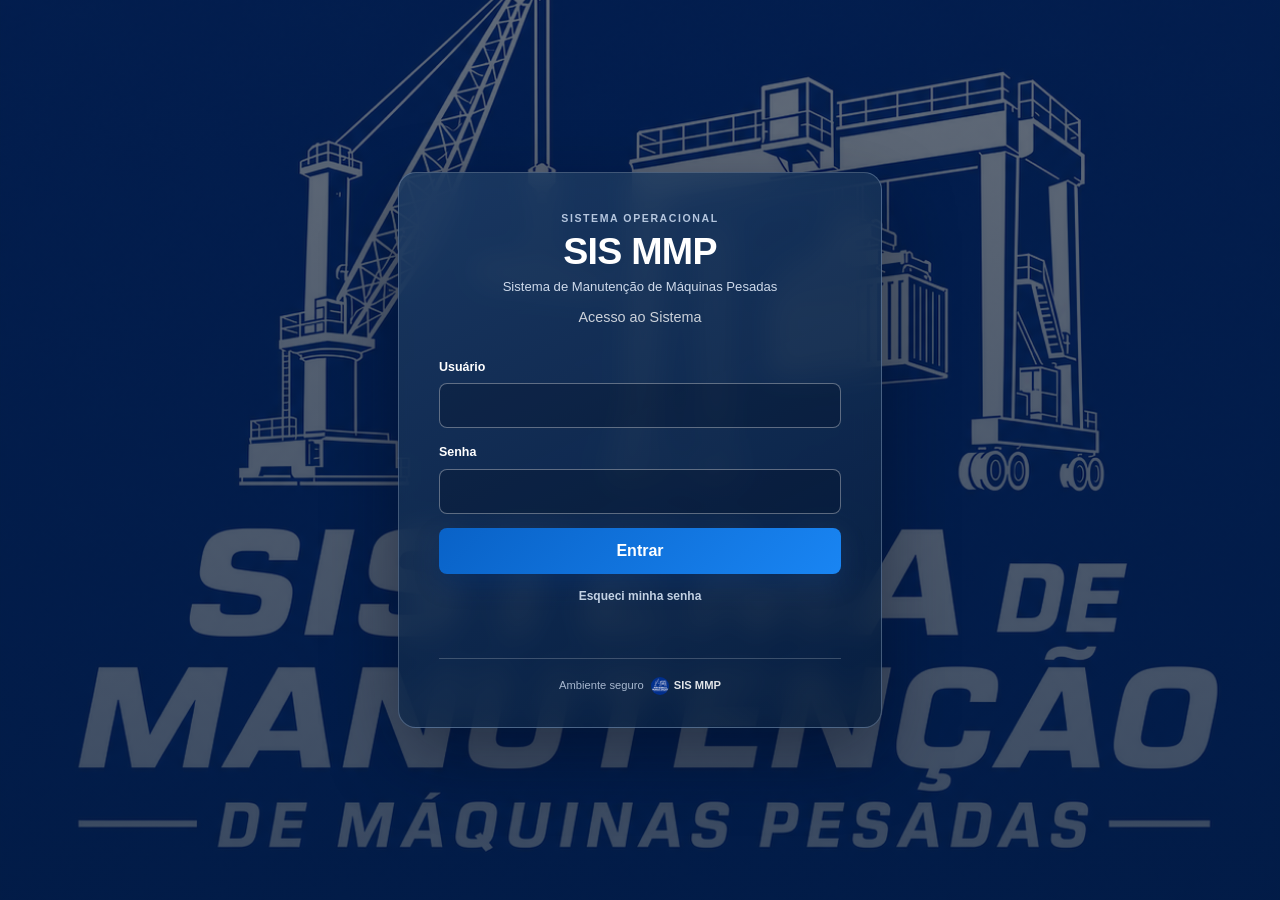
<file: web_app/index.html>
﻿<!DOCTYPE html>
<html lang="pt-BR">
<head>
    <meta charset="UTF-8">
    <meta name="viewport" content="width=device-width, initial-scale=1.0, viewport-fit=cover">
    <meta name="theme-color" content="#0756B5">
    <meta name="mobile-web-app-capable" content="yes">
    <meta name="apple-mobile-web-app-capable" content="yes">
    <meta name="apple-mobile-web-app-title" content="SIS MMP">
    <meta name="apple-mobile-web-app-status-bar-style" content="black-translucent">
    <meta http-equiv="Cache-Control" content="no-cache, no-store, must-revalidate">
    <meta http-equiv="Pragma" content="no-cache">
    <meta http-equiv="Expires" content="0">
    <title>SIS MMP | Sistema de Manutenção de Máquinas Pesadas</title>
    <link rel="icon" type="image/png" sizes="192x192" href="./static/icons/icon-192.png?v=sis-mmp-20260810">
    <link rel="apple-touch-icon" href="./static/icons/icon-192.png?v=sis-mmp-20260810">
    <link rel="stylesheet" href="./static/css/styles.css?v=20260820-purchases-api-filters">
</head>
<body>
    <div class="mobile-shell">
        <div id="pull-refresh-indicator" class="pull-refresh-indicator" aria-live="polite">PUXE PARA ATUALIZAR</div>
        <header class="app-topbar hidden" aria-label="Navegação principal">
            <div class="topbar-main-row">
                <button id="topbar-home-button" class="topbar-brand" type="button" aria-label="Voltar ao início do SIS MMP">
                    <img src="./static/icons/icon-192.png" alt="">
                    <span><strong>SIS MMP</strong><em id="topbar-context">CENTRAL OPERACIONAL</em></span>
                </button>
                <button id="topbar-mobile-toggle" class="topbar-mobile-toggle" type="button" aria-expanded="false" aria-controls="topbar-navigation">
                    <span>MÓDULOS</span><i aria-hidden="true"></i>
                </button>
                <div class="topbar-user-area" aria-label="Usuário autenticado">
                    <span class="topbar-user-copy"><em>Olá,</em><strong id="topbar-user-name">USUÁRIO</strong></span>
                    <span id="topbar-user-avatar" class="topbar-user-avatar" aria-hidden="true">US</span>
                    <button id="topbar-notifications-button" class="topbar-notifications-button" type="button" title="Abrir notificações" aria-label="Abrir notificações" aria-haspopup="region" aria-expanded="false">
                        <span aria-hidden="true">🔔</span><b id="topbar-notifications-badge" class="topbar-notifications-badge hidden">0</b>
                    </button>
                    <section id="topbar-notifications-menu" class="floating-panel topbar-notifications-menu hidden" role="region" aria-label="Centro de notificações">
                        <header class="topbar-notifications-header">
                            <div><span>NOTIFICAÇÕES</span><strong id="topbar-notifications-count">Nenhuma não lida</strong></div>
                            <button id="topbar-notifications-mark-read" type="button">MARCAR TODAS COMO LIDAS</button>
                        </header>
                        <div class="topbar-notifications-filters" role="group" aria-label="Filtros de notificações">
                            <label><span>ORIGEM</span><select id="topbar-notifications-origin-filter" aria-label="Filtrar por origem">
                                <option value="">TODAS</option>
                                <option value="MAINTENANCE">MANUTENÇÃO</option>
                                <option value="HR">RH</option>
                                <option value="PURCHASES">COMPRAS</option>
                                <option value="MMP_STOCK">ESTOQUE MMP</option>
                                <option value="EMERGENCY">EMERGÊNCIA</option>
                                <option value="EQUIPMENT">EQUIPAMENTOS</option>
                                <option value="ADMIN">ADMINISTRAÇÃO</option>
                            </select></label>
                            <label><span>PRIORIDADE</span><select id="topbar-notifications-priority-filter" aria-label="Filtrar por prioridade">
                                <option value="">TODAS</option>
                                <option value="INFO">INFORMAÇÃO</option>
                                <option value="SUCCESS">SUCESSO</option>
                                <option value="WARNING">ATENÇÃO</option>
                                <option value="CRITICAL">CRÍTICA</option>
                            </select></label>
                            <label><span>DE</span><input id="topbar-notifications-from-filter" type="date" aria-label="Data inicial"></label>
                            <label><span>ATÉ</span><input id="topbar-notifications-to-filter" type="date" aria-label="Data final"></label>
                            <button id="topbar-notifications-reset-filters" class="topbar-notifications-reset" type="button">LIMPAR FILTROS</button>
                        </div>
                        <p id="topbar-notifications-filter-summary" class="topbar-notifications-filter-summary" aria-live="polite"></p>
                        <div id="topbar-notifications-list" class="topbar-notifications-list" aria-live="polite"></div>
                        <button id="topbar-notifications-clear" class="topbar-notifications-clear" type="button">LIMPAR HISTÓRICO</button>
                    </section>
                    <button id="topbar-user-settings-button" class="topbar-user-settings-button" type="button" title="Configurações de usuários" aria-label="Abrir configurações de usuários" aria-haspopup="menu" aria-expanded="false"><span aria-hidden="true">⚙</span></button>
                    <div id="topbar-settings-menu" class="floating-panel topbar-settings-menu hidden" role="menu" aria-label="Configurações do usuário">
                        <span class="topbar-settings-title">CONFIGURAÇÕES</span>
                        <button type="button" role="menuitem" data-settings-action="users" data-settings-admin-only="true"><b>ADM</b><span><strong>Usuários</strong><em>Logins, perfis e permissões.</em></span></button>
                        <button type="button" role="menuitem" data-settings-action="password"><b>🔑</b><span><strong>Minha senha</strong><em>Alterar sua senha de acesso.</em></span></button>
                        <button type="button" role="menuitem" data-settings-action="audit" data-settings-admin-only="true"><b>LOG</b><span><strong>Auditoria</strong><em>Consultar ações e acessos do sistema.</em></span></button>
                        <button type="button" role="menuitem" data-settings-action="notifications"><b>🔔</b><span><strong>Notificações</strong><em id="topbar-notifications-label">Alertas desativados.</em></span></button>
                        <label class="topbar-settings-control" for="topbar-language-select"><b>A/文</b><span><strong>Idioma</strong><em>Preferência da interface.</em></span><select id="topbar-language-select" aria-label="Idioma da interface"><option value="pt-BR">Português (Brasil)</option><option value="en-US">English</option></select></label>
                        <button type="button" role="menuitem" data-settings-action="density"><b>↕</b><span><strong>Densidade</strong><em id="topbar-density-label">Exibição confortável.</em></span></button>
                        <button type="button" role="menuitem" data-settings-action="theme"><b>☼</b><span><strong>Preferências</strong><em id="topbar-theme-label">Alternar tema claro ou escuro.</em></span></button>
                    </div>
                    <button id="theme-toggle-button" class="theme-toggle-button" type="button" title="Alternar tema claro e escuro" aria-label="Alternar tema claro e escuro" aria-pressed="false"><span class="theme-toggle-icon" aria-hidden="true">☼</span></button>
                    <button id="topbar-logout-button" class="topbar-logout-button" type="button" title="Sair do sistema" aria-label="Sair do sistema"><span aria-hidden="true">↪</span></button>
                </div>
            </div>
            <nav id="topbar-navigation" class="topbar-navigation" aria-label="Módulos do sistema">
                <div class="topbar-module" data-topbar-module="equipment">
                    <button class="topbar-module-trigger" type="button" data-topbar-module-trigger="equipment" aria-expanded="false" aria-controls="topbar-dropdown-equipment">EQUIPAMENTOS <i aria-hidden="true"></i></button>
                    <div id="topbar-dropdown-equipment" class="floating-panel topbar-dropdown" role="group" aria-label="Subtelas de Equipamentos">
                        <span class="topbar-dropdown-title">OPERAÇÃO E CONTROLE</span>
                        <button type="button" data-topbar-action="checklist" data-source-menu="open-checklist-menu"><b>01</b><span><strong>Realizar checklist</strong><em>Selecionar ativo e registrar inspeção.</em></span></button>
                        <button type="button" data-topbar-action="checklistHistory" data-source-menu="open-checklist-history-menu"><b>02</b><span><strong>Histórico de checklist</strong><em>Consultar registros por equipamento.</em></span></button>
                        <button type="button" data-topbar-action="checklistCatalog" data-source-menu="open-checklist-catalog-menu"><b>ADM</b><span><strong>Catálogo de checklist</strong><em>Administrar itens de inspeção.</em></span></button>
                        <button type="button" data-topbar-action="activities" data-source-menu="open-activities-menu"><b>03</b><span><strong>Inspeções</strong><em>Conferir atividades abertas.</em></span></button>
                        <button type="button" data-topbar-action="availability" data-source-menu="open-availability-menu"><b>04</b><span><strong>Horímetro</strong><em>Consultar e registrar leituras.</em></span></button>
                        <button type="button" data-topbar-action="technicalInspections" data-source-menu="open-technical-inspections-menu"><b>05</b><span><strong>Inspeção técnica</strong><em>Executar modelos publicados.</em></span></button>
                        <button type="button" data-topbar-action="technicalLibrary" data-source-menu="open-technical-library-menu"><b>06</b><span><strong>Biblioteca técnica</strong><em>Consultar manuais e procedimentos.</em></span></button>
                        <button type="button" data-topbar-action="equipmentReports" data-source-menu="open-equipment-reports-menu"><b>REL</b><span><strong>Relatórios de equipamentos</strong><em>Indicadores e históricos do módulo.</em></span></button>
                    </div>
                </div>
                <div class="topbar-module" data-topbar-module="maintenance">
                    <button class="topbar-module-trigger" type="button" data-topbar-module-trigger="maintenance" aria-expanded="false" aria-controls="topbar-dropdown-maintenance">MANUTENÇÃO <i aria-hidden="true"></i></button>
                    <div id="topbar-dropdown-maintenance" class="floating-panel topbar-dropdown" role="group" aria-label="Subtelas de Manutenção">
                        <span class="topbar-dropdown-title">PLANEJAMENTO E EXECUÇÃO</span>
                        <button type="button" data-topbar-action="maintenance" data-source-menu="open-maintenance-menu"><b>07</b><span><strong>Manutenção</strong><em>Serviços, preventivas e instalações.</em></span></button>
                        <button type="button" data-topbar-action="planning" data-source-menu="open-planning-menu"><b>PCM</b><span><strong>Planejamento e backlog</strong><em>Programar e reprogramar serviços.</em></span></button>
                        <button type="button" data-topbar-action="nonConformities" data-source-menu="open-non-conformities-menu"><b>08</b><span><strong>Central de resolução</strong><em>Acompanhar tratativas operacionais.</em></span></button>
                        <button type="button" data-topbar-action="emergencies" data-source-menu="open-emergencies-menu"><b>09</b><span><strong>Emergencial</strong><em>Comunicar parada e abrir OS.</em></span></button>
                        <button type="button" data-topbar-action="washes" data-source-menu="open-washes-menu"><b>10</b><span><strong>Lavagens</strong><em>Registrar atendimento programado.</em></span></button>
                        <button type="button" data-topbar-action="preventives" data-source-menu="open-preventives-menu"><b>11</b><span><strong>Preventivas</strong><em>Acompanhar prazos e materiais.</em></span></button>
                        <button type="button" data-topbar-action="maintenanceDashboard" data-source-menu="open-maintenance-dashboard-menu"><b>12</b><span><strong>Dashboard de manutenção</strong><em>Abrir painel executivo.</em></span></button>
                        <button type="button" data-topbar-action="maintenanceReports" data-source-menu="open-maintenance-reports-menu"><b>REL</b><span><strong>Relatórios de manutenção</strong><em>Ordens, paradas e preventivas.</em></span></button>
                    </div>
                </div>
                <div class="topbar-module" data-topbar-module="people">
                    <button class="topbar-module-trigger" type="button" data-topbar-module-trigger="people" aria-expanded="false" aria-controls="topbar-dropdown-people">PESSOAS <i aria-hidden="true"></i></button>
                    <div id="topbar-dropdown-people" class="floating-panel topbar-dropdown" role="group" aria-label="Subtelas de Pessoas">
                        <span class="topbar-dropdown-title">RH, JORNADA E ESCALA</span>
                        <button type="button" data-topbar-action="hrJourney" data-source-menu="open-hr-journey-menu"><b>RH</b><span><strong>Minha jornada</strong><em>Consultar vínculo, frequência e treinamentos.</em></span></button>
                        <button type="button" data-topbar-action="rhAdmin" data-source-menu="open-rh-admin-menu"><b>ADM</b><span><strong>Gestão de RH</strong><em>Administrar colaboradores e rotinas.</em></span></button>
                        <button type="button" data-topbar-action="absenteeism" data-source-menu="open-absenteeism-menu"><b>14</b><span><strong>Absenteísmo diário</strong><em>Apurar presença, falta e férias.</em></span></button>
                        <button type="button" data-topbar-action="weeklyDsr" data-topbar-access="management"><b>DSR</b><span><strong>DSR semanal</strong><em>Consultar a escala da semana.</em></span></button>
                        <button type="button" data-topbar-action="specialSchedule" data-source-menu="open-special-schedule-menu"><b>15</b><span><strong>Escala de domingo e feriado</strong><em>Planejar equipes e DSR.</em></span></button>
                    </div>
                </div>
                <div class="topbar-module" data-topbar-module="materials">
                    <button class="topbar-module-trigger" type="button" data-topbar-module-trigger="materials" aria-expanded="false" aria-controls="topbar-dropdown-materials">MATERIAIS E COMPRAS <i aria-hidden="true"></i></button>
                    <div id="topbar-dropdown-materials" class="floating-panel topbar-dropdown" role="group" aria-label="Subtelas de Materiais e Compras">
                        <span class="topbar-dropdown-title">ESTOQUE E AQUISIÇÃO</span>
                        <button type="button" data-topbar-action="mmpStock" data-source-menu="open-mmp-stock-menu"><b>MMP</b><span><strong>Armazém e Estoque MMP</strong><em>Saldo, prateleira e aplicação.</em></span></button>
                        <button type="button" data-topbar-action="purchases" data-source-menu="open-purchases-menu"><b>SC</b><span><strong>Área de compras</strong><em>Solicitações e histórico de materiais.</em></span></button>
                        <button type="button" data-topbar-action="purchaseReports" data-source-menu="open-purchases-reports-menu"><b>REL</b><span><strong>Relatórios de compras</strong><em>SC, PC, NF, recebimentos e saldos.</em></span></button>
                    </div>
                </div>
                <div class="topbar-module" data-topbar-module="admin">
                    <button class="topbar-module-trigger" type="button" data-topbar-module-trigger="admin" aria-expanded="false" aria-controls="topbar-dropdown-admin">ADMINISTRAÇÃO <i aria-hidden="true"></i></button>
                    <div id="topbar-dropdown-admin" class="floating-panel topbar-dropdown" role="group" aria-label="Subtelas de Administração">
                        <span class="topbar-dropdown-title">CONTROLE ADMINISTRATIVO</span>
                        <button type="button" data-topbar-action="adminCatalogs" data-source-menu="open-admin-catalogs-menu"><b>ADM</b><span><strong>Cadastros</strong><em>Central de cadastros administrativos.</em></span></button>
                        <button type="button" data-topbar-action="adminSettings" data-source-menu="open-admin-settings-menu"><b>ADM</b><span><strong>Sala de controle</strong><em>Acessos, auditoria e segurança.</em></span></button>
                    </div>
                </div>
            </nav>
        </header>
        <main class="app-main">
            <section id="login-screen" class="screen active">
                <form id="login-form" class="login-card login-card-refined">
                    <header class="login-hero login-brand-panel">
                        <span class="login-brand-kicker">SISTEMA OPERACIONAL</span>
                        <h1>SIS MMP</h1>
                        <p>Sistema de Manutenção de Máquinas Pesadas</p>
                        <strong>Acesso ao Sistema</strong>
                    </header>

                    <div class="form-fields">
                        <label>
                            <span>Usuário</span>
                            <input type="text" id="login" autocomplete="username" autocapitalize="none" spellcheck="false" required>
                        </label>
                        <label>
                            <span>Senha</span>
                            <input type="password" id="password" autocomplete="current-password" required>
                        </label>
                        <input type="hidden" id="api-base-url" value="https://checklist-frota-qngw.onrender.com">
                    </div>

                    <button id="login-button" type="button" class="primary-button">Entrar</button>
                    <button id="forgot-password-button" type="button" class="text-button login-help-button">Esqueci minha senha</button>
                    <div id="login-status" class="login-status" aria-live="polite"></div>
                    <footer class="login-card-footer">
                        <span>Ambiente seguro</span>
                        <strong><img src="./static/icons/icon-192.png" alt=""> SIS MMP</strong>
                    </footer>
                </form>
            </section>

            <section id="home-screen" class="screen hidden">
                <div class="screen-heading">
                    <div>
                        <h2>SIS MMP</h2>
                    </div>
                    <div class="screen-actions">
                        <button id="home-logout-button" class="icon-button" type="button">SAIR</button>
                    </div>
                </div>

                <div id="home-summary" class="summary-card"></div>
                <section id="admin-reset-panel" class="sync-panel hidden">
                    <div><span>ADMINISTRAÇÃO</span><strong>SOLICITAÇÕES DE RESET</strong></div>
                    <div id="admin-reset-list" class="sync-list"></div>
                </section>
                <section id="sync-panel" class="sync-panel hidden">
                    <div>
                        <span>FILA OFFLINE</span>
                        <strong id="sync-counter">0 CHECKLISTS PENDENTES</strong>
                    </div>
                    <button id="sync-now-button" class="icon-button" type="button">SINCRONIZAR</button>
                    <div id="sync-list" class="sync-list"></div>
                </section>

                <section id="cloud-admin-panel" class="sync-panel hidden">
                    <div>
                        <span>NUVEM E BACKUP</span>
                        <strong id="cloud-storage-summary">VERIFICANDO ARMAZENAMENTO...</strong>
                    </div>
                    <button id="cloud-backup-button" class="icon-button" type="button">BACKUP</button>
                    <div id="cloud-storage-detail" class="sync-list"></div>
                </section>

                <div class="menu-grid">
                    <div class="menu-group-heading" data-menu-heading="equipamentos">
                        <span>01</span><strong>EQUIPAMENTOS</strong><em>Rotinas de inspeção e consulta dos ativos.</em>
                    </div>
                    <button id="open-checklist-menu" class="menu-card" type="button">
                        <span>01</span><strong>REALIZAR CHECKLIST</strong><em>Selecionar equipamento e registrar OK ou não conformidade.</em>
                    </button>
                    <button id="open-checklist-history-menu" class="menu-card" type="button">
                        <span>02</span><strong>HISTÓRICO DE CHECKLIST</strong><em>Matriz por equipamento, data e usuário executor.</em>
                    </button>
                    <button id="open-checklist-catalog-menu" class="menu-card hidden" type="button">
                        <span>ADM</span><strong>CATÁLOGO DE CHECKLIST</strong><em>Cadastrar, organizar e inativar os itens mostrados na operação.</em>
                    </button>
                    <button id="open-activities-menu" class="menu-card" type="button">
                        <span>03</span><strong>INSPEÇÕES</strong><em>Conferir inspeções abertas e registrar evidências.</em>
                    </button>
                    <button id="open-availability-menu" class="menu-card" type="button">
                        <span>04</span><strong>HORÍMETRO</strong><em>Consultar e registrar leituras.</em>
                    </button>
                    <button id="open-technical-inspections-menu" class="menu-card" type="button">
                        <span>05</span><strong>INSPEÇÃO TÉCNICA</strong><em>Executar modelos publicados por módulo.</em>
                    </button>
                    <button id="open-technical-library-menu" class="menu-card" type="button">
                        <span>06</span><strong>BIBLIOTECA TÉCNICA</strong><em>Consultar manuais e procedimentos dos ativos.</em>
                    </button>
                    <button id="open-equipment-reports-menu" class="menu-card hidden" type="button">
                        <span>REL</span><strong>RELATÓRIOS DE EQUIPAMENTOS</strong><em>Checklist, disponibilidade, horímetro e inspeções.</em>
                    </button>

                    <div class="menu-group-heading" data-menu-heading="manutencao">
                        <span>02</span><strong>MANUTENÇÃO</strong><em>Planejamento, execução e acompanhamento das ordens.</em>
                    </div>
                    <button id="open-maintenance-menu" class="menu-card" type="button">
                        <span>07</span><strong>MANUTENÇÃO</strong><em>Serviços direcionados, preventivas e instalações.</em>
                    </button>
                    <button id="open-planning-menu" class="menu-card hidden" type="button">
                        <span>07A</span><strong>PLANEJAMENTO E BACKLOG</strong><em>Programar serviços, acompanhar pendências e reprogramar datas.</em>
                    </button>
                    <button id="open-non-conformities-menu" class="menu-card" type="button">
                        <span>08</span><strong>CENTRAL DE RESOLUÇÃO</strong><em>Acompanhar não conformidades e tratativas.</em>
                    </button>
                    <button id="open-emergencies-menu" class="menu-card emergency-menu-card" type="button">
                        <span>09</span><strong>EMERGENCIAL</strong><em>Comunicar parada, executar OS e liberar o equipamento.</em>
                    </button>
                    <button id="open-washes-menu" class="menu-card" type="button">
                        <span>10</span><strong>LAVAGENS</strong><em>Evidenciar veículos atendidos pelo cronograma.</em>
                    </button>
                    <button id="open-preventives-menu" class="menu-card hidden" type="button">
                        <span>11</span><strong>PREVENTIVAS</strong><em>Acompanhar prazos, OS e materiais de RTG e LBS.</em>
                    </button>
                    <button id="open-maintenance-dashboard-menu" class="menu-card hidden" type="button">
                        <span>12</span><strong>DASHBOARD DE MANUTENÇÃO</strong><em>Acompanhar disponibilidade, ordens e ativos críticos.</em>
                    </button>
                    <button id="open-maintenance-reports-menu" class="menu-card hidden" type="button">
                        <span>REL</span><strong>RELATÓRIOS DE MANUTENÇÃO</strong><em>Ordens, preventivas, paradas, lavagens e tratativas.</em>
                    </button>

                    <div class="menu-group-heading" data-menu-heading="rh">
                        <span>03</span><strong>RH</strong><em>Jornada, vínculo e informações pessoais do colaborador.</em>
                    </div>
                    <button id="open-hr-journey-menu" class="menu-card" type="button">
                        <span>13</span><strong>MINHA JORNADA</strong><em>Consultar vínculo, frequência e treinamentos.</em>
                    </button>
                    <button id="open-rh-admin-menu" class="menu-card hidden" type="button">
                        <span>ADM</span><strong>GESTÃO DE RH</strong><em>Administrar colaboradores, indicadores e rotinas do RH.</em>
                    </button>

                    <div class="menu-group-heading" data-menu-heading="administracao">
                        <span>ADM</span><strong>CONFIGURAÇÕES</strong><em>Controle de acessos, auditoria, regras e segurança do sistema.</em>
                    </div>
                    <button id="open-admin-settings-menu" class="menu-card hidden" type="button">
                        <span>ADM</span><strong>SALA DE CONTROLE</strong><em>Administrar logins, permissões, backup e controles administrativos.</em>
                    </button>
                    <button id="open-admin-catalogs-menu" class="menu-card hidden" type="button">
                        <span>ADM</span><strong>CADASTROS</strong><em>Acessar os cadastros administrativos disponíveis na Web.</em>
                    </button>

                    <div class="menu-group-heading" data-menu-heading="materiais-compras">
                        <span>06</span><strong>MATERIAIS E COMPRAS</strong><em>Armazém Principal, Estoque MMP e aplicação nos equipamentos.</em>
                    </div>
                    <button id="open-mmp-stock-menu" class="menu-card hidden" type="button">
                        <span>MMP</span><strong>ARMAZÉM E ESTOQUE MMP</strong><em>Transferir materiais, organizar prateleiras e registrar aplicações por QR Code.</em>
                    </button>
                    <button id="open-purchases-menu" class="menu-card hidden" type="button">
                        <span>SC</span><strong>ÁREA DE COMPRAS</strong><em>Solicitações, pedidos, notas fiscais, recebimentos e histórico de materiais.</em>
                    </button>
                    <button id="open-purchases-reports-menu" class="menu-card hidden" type="button">
                        <span>REL</span><strong>RELATÓRIOS DE COMPRAS</strong><em>Consolidado por período, status, tipo e provedor.</em>
                    </button>

                    <div class="menu-group-heading" data-menu-heading="absenteismo">
                        <span>04</span><strong>ABSENTEÍSMO</strong><em>Registro diário por área, colaborador e status.</em>
                    </div>
                    <button id="open-absenteeism-menu" class="menu-card hidden" type="button">
                        <span>14</span><strong>ABSENTEÍSMO DIÁRIO</strong><em>Apuração diária de presença, falta, férias e DSR.</em>
                    </button>

                    <div class="menu-group-heading" data-menu-heading="escala-dsr">
                        <span>05</span><strong>ESCALA E DSR</strong><em>Planejamento de domingos e feriados.</em>
                    </div>
                    <button id="open-special-schedule-menu" class="menu-card" type="button">
                        <span>15</span><strong>ESCALA DE DOMINGO E FERIADO</strong><em>Selecionar quem trabalhará e registrar a DSR.</em>
                    </button>
                </div>
            </section>

            <section id="planning-screen" class="screen hidden">
                <div class="screen-heading compact">
                    <button id="planning-back-button" class="icon-button" type="button">MENU</button>
                    <div>
                        <h2>PLANEJAMENTO E BACKLOG</h2>
                        <p class="screen-heading-note">Área administrativa para organizar a execução da manutenção.</p>
                    </div>
                </div>
                <div class="list-toolbar">
                    <strong id="planning-counter">CARREGANDO...</strong>
                    <span id="planning-period-label">PERÍODO ATUAL</span>
                </div>
                <section class="planning-toolbar module-section">
                    <div class="planning-month-controls">
                        <button id="planning-prev-month" class="icon-button" type="button">ANT.</button>
                        <strong id="planning-month-title">MÊS</strong>
                        <button id="planning-next-month" class="icon-button" type="button">PRÓX.</button>
                    </div>
                    <div class="status-group" role="group" aria-label="Filtro do backlog de planejamento">
                        <button type="button" class="status-button ok active" data-planning-filter="ABERTAS">ABERTAS</button>
                        <button type="button" class="status-button" data-planning-filter="BLOQUEADAS">BLOQUEADAS</button>
                        <button type="button" class="status-button" data-planning-filter="CONCLUIDAS">CONCLUÍDAS</button>
                        <button type="button" class="status-button" data-planning-filter="TODAS">TODAS</button>
                    </div>
                    <button id="planning-refresh-button" class="secondary-button" type="button">ATUALIZAR PLANEJAMENTO</button>
                </section>
                <div id="planning-summary" class="progress-card"></div>
                <section class="module-section planning-list-section">
                    <div class="module-header"><div><span>BACKLOG OPERACIONAL</span><strong>PROGRAMÁVEIS E PENDENTES</strong></div><em>Use a data para reprogramar um serviço.</em></div>
                    <div id="planning-list" class="planning-list"></div>
                </section>
            </section>

            <section id="admin-settings-screen" class="screen hidden">
                <div class="screen-heading compact module-reports-heading admin-settings-heading">
                    <button id="admin-settings-back-button" class="icon-button" type="button">MENU</button>
                    <div>
                        <h2>SALA DE CONTROLE</h2>
                        <p class="screen-heading-note">Configurações administrativas e segurança do sistema.</p>
                    </div>
                    <span id="admin-settings-role-badge" class="rh-admin-role-badge">ADMIN</span>
                </div>

                <section class="module-reports-intro admin-settings-intro">
                    <span>ACESSO RESTRITO</span>
                    <strong>CONFIGURAÇÕES DO SISTEMA</strong>
                    <p>Esta área funciona como a sala de controle: somente o administrador pode consultar e operar os controles sensíveis.</p>
                </section>

                <div id="admin-settings-grid" class="module-report-grid admin-settings-grid">
                    <button class="module-report-card admin-settings-card" type="button" data-admin-settings-action="users">
                        <span>IDENTIDADE</span><strong>LOGINS E PERMISSÕES</strong><em>Consultar usuários, perfis e telas liberadas para cada login.</em><b>CONSULTAR LOGINS</b>
                    </button>
                    <button class="module-report-card admin-settings-card" type="button" data-admin-settings-action="rules">
                        <span>REGRAS</span><strong>CONFIGURAÇÃO ADMINISTRATIVA</strong><em>Verificar regras inteligentes e compatibilidade dos dados.</em><b>CONSULTAR REGRAS</b>
                    </button>
                    <button class="module-report-card admin-settings-card" type="button" data-admin-settings-action="audit">
                        <span>SEGURANÇA</span><strong>AUDITORIA DO SISTEMA</strong><em>Verificar se os registros de auditoria estão funcionando.</em><b>VERIFICAR AUDITORIA</b>
                    </button>
                    <button class="module-report-card admin-settings-card" type="button" data-admin-settings-action="backup">
                        <span>CONTINUIDADE</span><strong>BACKUP E ARMAZENAMENTO</strong><em>Consultar armazenamento e gerar uma cópia protegida do sistema.</em><b>ABRIR BACKUP</b>
                    </button>
                    <button class="module-report-card admin-settings-card" type="button" data-admin-settings-action="resets">
                        <span>ACESSO</span><strong>SOLICITAÇÕES DE RESET</strong><em>Atender solicitações de recuperação de senha pendentes.</em><b>ABRIR RESETS</b>
                    </button>
                    <button class="module-report-card admin-settings-card" type="button" data-admin-settings-action="purchase-import">
                        <span>DADOS RESTRITOS</span><strong>MIGRAÇÃO HISTÓRICA DE COMPRAS</strong><em>Ferramenta sigilosa para carga controlada da base legada.</em><b>ABRIR CONTROLE RESTRITO</b>
                    </button>
                </div>

                <section id="admin-settings-feedback" class="module-section admin-settings-feedback" aria-live="polite">
                    <div class="module-header"><div><span>RETORNO DA CONSULTA</span><strong>AGUARDANDO AÇÃO</strong></div></div>
                    <div id="admin-settings-feedback-content" class="sync-list">Escolha um controle acima para consultar seu estado.</div>
                </section>
            </section>

            <section id="admin-catalogs-screen" class="screen hidden">
                <div class="screen-heading compact module-reports-heading admin-settings-heading">
                    <button id="admin-catalogs-back-button" class="icon-button" type="button">MENU</button>
                    <div>
                        <h2>CADASTROS</h2>
                        <p class="screen-heading-note">Ponto de entrada para cadastros administrativos da Web.</p>
                    </div>
                    <span class="rh-admin-role-badge">SOMENTE ADM</span>
                </div>

                <div id="admin-catalogs-grid" class="module-report-grid admin-settings-grid">
                    <button class="module-report-card admin-settings-card" type="button" data-admin-catalog-action="providers">
                        <span>COMPRAS</span><strong>PROVEDORES</strong><em>Empresas e contatos que atendem aos processos de compra.</em><b>ABRIR CADASTRO</b>
                    </button>
                    <button class="module-report-card admin-settings-card" type="button" data-admin-catalog-action="checklist">
                        <span>EQUIPAMENTOS</span><strong>ITENS DE CHECKLIST</strong><em>Itens e agrupamentos usados nos checklists operacionais.</em><b>ABRIR CADASTRO</b>
                    </button>
                    <button class="module-report-card admin-settings-card" type="button" data-admin-catalog-action="employees">
                        <span>RH</span><strong>COLABORADORES</strong><em>Dados funcionais, vínculo, equipe e situação cadastral.</em><b>ABRIR CADASTRO</b>
                    </button>
                    <button class="module-report-card admin-settings-card" type="button" data-admin-catalog-action="users">
                        <span>ACESSO</span><strong>USUÁRIOS E PERMISSÕES</strong><em>Logins, perfis e acessos concedidos no sistema.</em><b>ABRIR CADASTRO</b>
                    </button>
                    <button class="module-report-card admin-settings-card" type="button" data-admin-catalog-action="stock">
                        <span>MATERIAIS</span><strong>ARMAZÉNS E LOCAIS MMP</strong><em>Armazém Principal, Estoque MMP, prateleiras e posições.</em><b>ABRIR CADASTRO</b>
                    </button>
                    <button class="module-report-card admin-settings-card" type="button" data-admin-catalog-action="materials">
                        <span>MATERIAIS</span><strong>CATÁLOGO DE MATERIAIS</strong><em>Referências, aplicação, estoque mínimo e classificação dos materiais.</em><b>ABRIR CADASTRO</b>
                    </button>
                </div>

                <section id="admin-catalog-detail" class="admin-catalog-detail hidden" aria-live="polite">
                    <div class="admin-catalog-detail-heading">
                        <button id="admin-catalog-detail-back" class="icon-button" type="button">CADASTROS</button>
                        <div><span id="admin-catalog-detail-section">CADASTRO ADMINISTRATIVO</span><h3 id="admin-catalog-detail-title">CADASTRO</h3><p id="admin-catalog-detail-description"></p></div>
                        <div class="admin-catalog-detail-actions"><button id="admin-catalog-new-location-button" class="secondary-button hidden" type="button">+ NOVO LOCAL</button><button id="admin-catalog-new-button" class="primary-button" type="button">+ NOVO CADASTRO</button></div>
                    </div>
                    <div id="admin-catalog-view-switch" class="admin-catalog-view-switch" role="group" aria-label="Modo de visualização">
                        <button type="button" class="is-active" data-admin-catalog-view-mode="table">TABELA</button>
                        <button type="button" data-admin-catalog-view-mode="cards">CARTÕES</button>
                    </div>
                    <div class="admin-catalog-toolbar">
                        <label><span>BUSCAR</span><input id="admin-catalog-search" type="search" placeholder="Nome, código ou descrição"></label>
                        <label><span>STATUS</span><select id="admin-catalog-status"><option value="TODOS">TODOS</option><option value="ATIVO">ATIVOS</option><option value="INATIVO">INATIVOS</option></select></label>
                        <label id="admin-catalog-secondary-filter-wrap" class="hidden"><span>FILTRO DA ÁREA</span><select id="admin-catalog-secondary-filter"><option value="TODOS">TODOS</option></select></label>
                        <button id="admin-catalog-refresh" class="secondary-button" type="button">ATUALIZAR</button>
                    </div>
                    <div id="admin-catalog-detail-content" class="admin-catalog-detail-content"></div>
                </section>
            </section>

            <section id="purchases-screen" class="screen hidden">
                <div class="screen-heading compact module-reports-heading purchases-heading">
                    <button id="purchases-back-button" class="icon-button" type="button">MENU</button>
                    <div>
                        <h2>ÁREA DE COMPRAS</h2>
                        <p class="screen-heading-note">SC → PC → NF → recebimento, integrado ao catálogo de Materiais.</p>
                    </div>
                    <span id="purchases-role-badge" class="rh-admin-role-badge">ADMINISTRAÇÃO</span>
                </div>
                <nav id="purchases-workflow-nav" class="purchases-workflow-nav" aria-label="Etapas da área de compras">
                    <button type="button" class="is-active" data-purchases-area="process">VISÃO GERAL</button>
                    <button type="button" data-purchases-area="requests">SOLICITAÇÕES SC</button>
                    <button type="button" data-purchases-area="orders">PEDIDOS PC</button>
                    <button type="button" data-purchases-area="invoices">NF E RECEBIMENTOS</button>
                    <button type="button" data-purchases-area="materials">MATERIAIS</button>
                    <button type="button" data-purchases-area="providers" data-purchases-admin-only="true">PROVEDORES</button>
                    <button type="button" data-purchases-area="reports">RELATÓRIOS</button>
                </nav>
                <section class="purchases-summary-grid" aria-label="Resumo de compras">
                    <article><span>SC EM ABERTO</span><strong id="purchases-open-count">0</strong><em>Solicitações ainda não concluídas.</em></article>
                    <article><span>ITENS SEM PC</span><strong id="purchases-awaiting-pc-count">0</strong><em>Itens sem PC total ou parcialmente emitido.</em></article>
                    <article><span>ITENS SEM NF</span><strong id="purchases-awaiting-nf-count">0</strong><em>Itens com PC total, aguardando nota fiscal.</em></article>
                </section>
                <section class="module-section purchases-process-center-panel" data-purchases-area-section="process">
                    <div class="module-header purchases-process-center-header">
                        <div><span>VISÃO CONSOLIDADA</span><strong>CENTRAL DE PROCESSOS</strong><p class="purchases-help">Uma linha por item para mostrar exatamente o próximo passo da compra.</p></div>
                        <div class="purchases-process-center-actions"><span id="purchases-process-center-count" class="purchases-request-count">0 itens</span><div id="purchases-process-pagination" class="purchases-process-pagination hidden"><button id="purchases-process-page-prev" class="secondary-button" type="button">ANTERIOR</button><span id="purchases-process-page-info"></span><button id="purchases-process-page-next" class="secondary-button" type="button">PRÓXIMA</button></div><div class="purchases-view-toggle" data-purchases-view-target="process"><button type="button" data-purchases-view-option="QUADRO">QUADRO</button><button type="button" data-purchases-view-option="LISTA">LISTA</button><button type="button" data-purchases-view-option="CARTOES">CARTÕES</button></div></div>
                    </div>
                    <div class="purchases-process-toolbar" role="search" aria-label="Filtros da central de processos">
                        <label><span>BUSCAR</span><input id="purchases-process-search" type="search" autocomplete="off" placeholder="SC, item, módulo ou equipamento"></label>
                        <label><span>STATUS</span><select id="purchases-process-status"><option value="TODOS">TODOS</option><option value="AGUARDANDO_PC">AGUARDANDO PC</option><option value="PC_PARCIAL">PC PARCIAL</option><option value="AGUARDANDO_NF">AGUARDANDO NF</option><option value="AGUARDANDO_RECEBIMENTO">AGUARDANDO RECEBIMENTO</option><option value="PARCIALMENTE_RECEBIDA">RECEBIMENTO PARCIAL</option><option value="RECEBIDA">RECEBIDA</option></select></label>
                        <label><span>TIPO</span><select id="purchases-process-type"><option value="TODOS">TODOS</option><option value="MATERIAL">MATERIAL</option><option value="SERVICO">SERVIÇO</option></select></label>
                    </div>
                    <div id="purchases-process-board" class="purchases-kanban-board hidden" aria-live="polite"></div>
                    <div id="purchases-process-list" class="purchases-process-list" aria-live="polite"></div>
                </section>
                <section class="module-section purchases-reports-panel purchases-area-hidden" data-purchases-area-section="reports">
                    <div class="module-header purchases-reports-header">
                        <div><span>RELATÓRIO DO MÓDULO</span><strong>INDICADORES DE COMPRAS</strong><p class="purchases-help">Consulte o volume solicitado, faturado e recebido sem sair da área de Compras.</p></div>
                        <div class="purchases-report-actions">
                            <button id="purchases-report-export-pdf" class="secondary-button" type="button">EXPORTAR PDF</button>
                            <button id="purchases-report-export-xlsx" class="secondary-button" type="button">EXPORTAR EXCEL</button>
                        </div>
                    </div>
                    <div class="purchases-report-filters"><label><span>DATA INICIAL</span><input id="purchases-report-date-from" type="date"></label><label><span>DATA FINAL</span><input id="purchases-report-date-to" type="date"></label></div>
                    <div id="purchases-report-metrics" class="purchases-report-metrics" aria-live="polite"></div>
                    <div class="purchases-report-breakdowns"><section><header><span>POR STATUS</span><strong>PROCESSOS</strong></header><div id="purchases-report-status-list" class="purchases-report-list"></div></section><section><header><span>POR TIPO</span><strong>MATERIAL X SERVIÇO</strong></header><div id="purchases-report-type-list" class="purchases-report-list"></div></section><section><header><span>POR PROVEDOR</span><strong>PCs EMITIDOS</strong></header><div id="purchases-report-provider-list" class="purchases-report-list"></div></section></div>
                    <section id="purchases-report-schedules-panel" class="purchases-report-schedules-panel hidden">
                        <div class="module-header purchases-report-schedules-header"><div><span>ADMINISTRAÇÃO</span><strong>RELATÓRIOS AUTOMÁTICOS</strong><p class="purchases-help">Programe uma visão periódica do fluxo SC → PC → NF para baixar quando precisar.</p></div></div>
                        <form id="purchases-report-schedule-form" class="purchases-report-schedule-form">
                            <label><span>NOME</span><input id="purchases-report-schedule-name" type="text" required maxlength="100" placeholder="Ex.: Compras semanal"></label>
                            <label><span>FREQUÊNCIA</span><select id="purchases-report-schedule-frequency"><option value="WEEKLY">SEMANAL</option><option value="MONTHLY">MENSAL</option></select></label>
                            <label><span>PERÍODO (DIAS)</span><input id="purchases-report-schedule-period-days" type="number" min="1" max="366" value="7" required></label>
                            <label><span>FORMATO</span><select id="purchases-report-schedule-format"><option value="XLSX">EXCEL</option><option value="PDF">PDF</option></select></label>
                            <label><span>PRÓXIMA EXECUÇÃO</span><input id="purchases-report-schedule-next-run" type="datetime-local"></label>
                            <button class="primary-button" type="submit">CRIAR AGENDAMENTO</button>
                        </form>
                        <div id="purchases-report-schedules-list" class="purchases-report-schedules-list" aria-live="polite"></div>
                    </section>
                </section>
                <section class="module-section purchases-requests-panel purchases-area-hidden" data-purchases-area-section="requests">
                    <div class="module-header purchases-requests-header">
                        <div><span>PAINEL OPERACIONAL</span><strong>SOLICITAÇÕES DE COMPRA</strong><p class="purchases-help">Encontre rapidamente uma SC, acompanhe o status e priorize o próximo atendimento.</p></div>
                        <div class="purchases-requests-header-actions"><span id="purchases-requests-count" class="purchases-requests-count">0 solicitações</span><div id="purchases-requests-pagination" class="purchases-orders-pagination hidden"><span id="purchases-requests-page-info"></span><div><button id="purchases-requests-page-prev" class="secondary-button" type="button">ANTERIOR</button><button id="purchases-requests-page-next" class="secondary-button" type="button">PRÓXIMA</button></div></div><div class="purchases-view-toggle" data-purchases-view-target="requests"><button type="button" data-purchases-view-option="QUADRO">QUADRO</button><button type="button" data-purchases-view-option="LISTA">LISTA</button><button type="button" data-purchases-view-option="CARTOES">CARTÕES</button></div><button id="purchases-request-new" class="primary-button" type="button">+ NOVA SOLICITAÇÃO</button></div>
                    </div>
                    <div class="purchases-request-toolbar" role="search" aria-label="Filtros de solicitações de compra">
                        <label class="purchases-request-search"><span>BUSCAR</span><input id="purchases-request-search" type="search" autocomplete="off" placeholder="SC, material, módulo ou solicitante"></label>
                        <label><span>STATUS</span><select id="purchases-request-status"><option value="TODOS">TODOS</option><option value="SOLICITADA">SOLICITADA</option><option value="APROVADA">APROVADA</option><option value="AGUARDANDO_PC">AGUARDANDO PC</option><option value="PC_PARCIAL">PC PARCIAL</option><option value="AGUARDANDO_NF">AGUARDANDO NF</option><option value="EM_TRANSITO">EM TRÂNSITO</option><option value="PARCIALMENTE_RECEBIDA">RECEBIMENTO PARCIAL</option><option value="RECEBIDA">RECEBIDA</option><option value="CANCELADA">CANCELADA</option></select></label>
                        <label><span>ORDENAR POR</span><select id="purchases-request-sort"><option value="RECENTES">MAIS RECENTES</option><option value="PRIORIDADE">PRIORIDADE</option><option value="PROVEDOR_PREFERENCIAL">PROVEDOR PREFERENCIAL</option></select></label>
                    </div>
                    <div id="purchases-request-board" class="purchases-kanban-board hidden" aria-live="polite"></div>
                    <div id="purchases-request-list" class="purchases-request-list" aria-live="polite"></div>
                </section>
                <section class="module-section purchases-orders-panel purchases-area-hidden" data-purchases-area-section="orders">
                    <div class="module-header purchases-orders-header">
                        <div><span>ETAPA 02 DO FLUXO</span><strong>PEDIDOS DE COMPRA (PC)</strong><p class="purchases-help">Selecione somente os itens aprovados que serão incluídos neste PC. A mesma SC pode gerar mais de um pedido.</p></div>
                        <div class="purchases-orders-header-actions"><span id="purchases-orders-pending-count" class="purchases-request-count">0 itens pendentes</span><label class="purchases-orders-search"><span>BUSCAR PC</span><input id="purchases-orders-search" maxlength="60" placeholder="Número do PC"></label><div class="purchases-view-toggle" data-purchases-view-target="orders"><button type="button" data-purchases-view-option="QUADRO">QUADRO</button><button type="button" data-purchases-view-option="LISTA">LISTA</button><button type="button" data-purchases-view-option="CARTOES">CARTÕES</button></div></div>
                    </div>
                    <div id="purchases-order-board" class="purchases-kanban-board hidden" aria-live="polite"></div>
                    <div id="purchases-orders-pagination" class="purchases-orders-pagination hidden" aria-live="polite"><span id="purchases-orders-page-info"></span><div><button id="purchases-orders-page-prev" class="secondary-button" type="button">ANTERIOR</button><button id="purchases-orders-page-next" class="secondary-button" type="button">PRÓXIMA</button></div></div>
                    <form id="purchase-order-form" class="purchase-order-form">
                        <div class="purchase-order-form-grid">
                            <label><span>NÚMERO DO PC *</span><input id="purchase-order-number" maxlength="60" placeholder="Ex.: PC-50001" required></label>
                            <label><span>DATA DO PC</span><input id="purchase-order-date" type="date"></label>
                            <label><span>PROVEDOR *</span><input id="purchase-order-provider" maxlength="220" placeholder="Nome do provedor" required></label>
                            <label><span>ENTREGA PREVISTA</span><input id="purchase-order-delivery-date" type="date"></label>
                            <label><span>VALOR TOTAL</span><input id="purchase-order-total" type="number" min="0" step="0.01" placeholder="0,00"></label>
                            <label><span>CONDIÇÃO DE PAGAMENTO</span><input id="purchase-order-payment-terms" maxlength="180" placeholder="Ex.: 30 dias"></label>
                            <label class="purchase-order-wide"><span>OBSERVAÇÃO</span><textarea id="purchase-order-notes" rows="2" maxlength="1000" placeholder="Informações do pedido"></textarea></label>
                        </div>
                        <div class="purchase-order-pending-heading"><div><span>ITENS DISPONÍVEIS</span><strong>Selecione os itens e a quantidade do PC</strong></div></div>
                        <div id="purchase-order-pending-list" class="purchase-order-pending-list" aria-live="polite"></div>
                        <div class="purchase-order-actions"><button id="purchase-order-submit" class="primary-button" type="submit">EMITIR PC SELECIONADO</button></div>
                    </form>
                </section>
                <section class="module-section purchases-invoices-panel purchases-area-hidden" data-purchases-area-section="invoices">
                    <div class="module-header purchases-invoices-header">
                        <div><span>ETAPA 03 DO FLUXO</span><strong>NOTAS FISCAIS E RECEBIMENTO</strong><p class="purchases-help">Vincule a NF ao PC e registre a entrada por item, inclusive quando a entrega for parcial.</p></div>
                        <div class="purchases-invoices-header-actions"><span id="purchases-invoices-pending-count" class="purchases-request-count">0 NFs pendentes</span><span id="purchases-receipts-pending-count" class="purchases-request-count">0 itens para receber</span><div id="purchases-invoices-pagination" class="purchases-orders-pagination hidden"><span id="purchases-invoices-page-info"></span><div><button id="purchases-invoices-page-prev" class="secondary-button" type="button">ANTERIOR</button><button id="purchases-invoices-page-next" class="secondary-button" type="button">PRÓXIMA</button></div></div><div class="purchases-view-toggle" data-purchases-view-target="invoices"><button type="button" data-purchases-view-option="QUADRO">QUADRO</button><button type="button" data-purchases-view-option="LISTA">LISTA</button><button type="button" data-purchases-view-option="CARTOES">CARTÕES</button></div></div>
                    </div>
                    <div class="purchases-request-toolbar purchases-invoice-toolbar" role="search" aria-label="Filtros de notas fiscais e recebimentos">
                        <label class="purchases-request-search"><span>BUSCAR</span><input id="purchases-invoice-search" type="search" autocomplete="off" placeholder="NF, PC, SC, material ou provedor"></label>
                        <label><span>ETAPA</span><select id="purchases-invoice-status"><option value="TODOS">TODAS AS ETAPAS</option><option value="AGUARDANDO_NF">AGUARDANDO NF</option><option value="AGUARDANDO_RECEBIMENTO">AGUARDANDO RECEBIMENTO</option></select></label>
                    </div>
                    <div id="purchases-invoice-board" class="purchases-kanban-board hidden" aria-live="polite"></div>
                    <div class="purchases-invoice-columns">
                        <section class="purchases-invoice-column"><header><span>PCs AGUARDANDO NF</span><strong>Registrar a nota fiscal</strong></header><div id="purchases-invoice-pending-list" class="purchases-invoice-list" aria-live="polite"></div></section>
                        <section class="purchases-invoice-column"><header><span>NFs AGUARDANDO RECEBIMENTO</span><strong>Dar entrada por item</strong></header><div id="purchases-receipt-pending-list" class="purchases-invoice-list" aria-live="polite"></div></section>
                    </div>
                </section>
                <section id="purchases-provider-panel" class="module-section purchases-provider-panel hidden purchases-area-hidden" data-purchases-area-section="providers">
                    <div class="purchases-provider-heading">
                        <div><span>CADASTRO EXCLUSIVO DO ADMINISTRADOR</span><strong>PROVEDORES</strong><p>Uma visão rápida de quem atende às compras. Gestores e operação não visualizam esta área.</p></div>
                        <div class="purchases-provider-heading-actions"><span id="purchases-provider-count" class="purchases-provider-count">0 cadastrados</span><button id="purchases-provider-new" class="primary-button" type="button">+ NOVO PROVEDOR</button></div>
                    </div>
                    <div id="purchases-provider-editor" class="purchases-provider-editor hidden">
                        <div class="purchases-provider-editor-heading"><div><span>CADASTRO RÁPIDO</span><strong id="purchases-provider-editor-title">NOVO PROVEDOR</strong></div><button id="purchases-provider-cancel" class="secondary-button" type="button">FECHAR</button></div>
                        <form id="purchases-provider-form" class="purchases-provider-form">
                            <label><span>CÓDIGO *</span><input id="purchases-provider-code" maxlength="40" placeholder="PROV-001" required></label>
                            <label><span>NOME *</span><input id="purchases-provider-name" maxlength="180" placeholder="Nome principal" required></label>
                            <label><span>RAZÃO SOCIAL</span><input id="purchases-provider-legal-name" maxlength="220"></label>
                            <label><span>NOME FANTASIA</span><input id="purchases-provider-trade-name" maxlength="180"></label>
                            <label><span>CNPJ / DOCUMENTO</span><input id="purchases-provider-tax-id" maxlength="30"></label>
                            <label><span>CONTATO</span><input id="purchases-provider-contact" maxlength="160"></label>
                            <label><span>E-MAIL</span><input id="purchases-provider-email" type="email" maxlength="160"></label>
                            <label><span>TELEFONE</span><input id="purchases-provider-phone" maxlength="40"></label>
                            <label class="purchases-provider-wide"><span>OBSERVAÇÕES</span><textarea id="purchases-provider-notes" rows="3"></textarea></label>
                            <div class="purchases-provider-flags purchases-provider-wide">
                                <label><input id="purchases-provider-active" type="checkbox" checked><span>ATIVO</span></label>
                                <label><input id="purchases-provider-homologated" type="checkbox"><span>HOMOLOGADO</span></label>
                                <label><input id="purchases-provider-preferred" type="checkbox"><span>PREFERENCIAL</span></label>
                            </div>
                            <div class="purchases-provider-actions purchases-provider-wide"><button id="purchases-provider-submit" class="primary-button" type="submit">CADASTRAR PROVEDOR</button></div>
                        </form>
                    </div>
                    <div id="purchases-provider-list" class="purchases-provider-list" aria-live="polite"></div>
                </section>
                <section class="module-section purchases-material-panel purchases-area-hidden" data-purchases-area-section="materials">
                    <div class="module-header"><div><span>CATÁLOGO DE MATERIAIS</span><strong>HISTÓRICO DE COMPRAS POR MATERIAL</strong></div><em>SC, PC, NF e recebimento</em></div>
                    <div class="purchases-material-search"><input id="purchases-material-id" type="number" min="1" placeholder="ID do material cadastrado"><button id="purchases-material-history-button" class="secondary-button" type="button">CONSULTAR HISTÓRICO</button></div>
                    <div id="purchases-material-history" class="sync-list">Informe o ID de um material para ver solicitações, quantidades, status e aplicações.</div>
                </section>
            </section>

            <section id="mmp-stock-screen" class="screen hidden">
                <div class="screen-heading compact module-reports-heading mmp-stock-heading">
                    <button id="mmp-stock-back-button" class="icon-button" type="button">MENU</button>
                    <div>
                        <h2>ARMAZÉM E ESTOQUE MMP</h2>
                        <p class="screen-heading-note">Origem, transferência, localização e aplicação dos materiais.</p>
                    </div>
                    <span id="mmp-stock-role-badge" class="rh-admin-role-badge">OPERAÇÃO</span>
                </div>

                <section class="module-reports-intro mmp-stock-intro">
                    <span>CONTROLE DE MATERIAIS</span>
                    <strong>ARMAZÉM PRINCIPAL → ESTOQUE MMP</strong>
                    <p>O administrativo transfere materiais para uma posição. O operacional consulta o saldo e registra a aplicação no equipamento.</p>
                </section>

                <section id="mmp-admin-panel" class="module-section mmp-admin-panel hidden">
                    <div class="module-header"><div><span>ADMINISTRAÇÃO</span><strong>ESTRUTURA E TRANSFERÊNCIAS</strong></div><em>Admin e gestor</em></div>
                    <div class="mmp-warehouse-actions">
                        <button id="mmp-create-principal-button" class="secondary-button" type="button">CRIAR ARMAZÉM PRINCIPAL</button>
                        <button id="mmp-create-warehouse-button" class="secondary-button" type="button">CRIAR ESTOQUE MMP</button>
                    </div>
                    <form id="mmp-location-form" class="mmp-location-form">
                        <label><span>ESTOQUE MMP</span><select id="mmp-location-warehouse" required></select></label>
                        <label><span>PRATELEIRA</span><input id="mmp-location-shelf" placeholder="PRATELEIRA 01" required></label>
                        <label><span>LOCAL</span><input id="mmp-location-code" placeholder="P1A" required></label>
                        <label><span>POSIÇÃO</span><input id="mmp-location-position" placeholder="A" required></label>
                        <button class="primary-button" type="submit">CRIAR LOCAL</button>
                    </form>
                    <form id="mmp-transfer-form" class="mmp-transfer-form">
                        <div class="mmp-transfer-toolbar"><label><span>LOCAL DE DESTINO</span><select id="mmp-transfer-location" required></select></label><button class="primary-button" type="submit">TRANSFERIR SELECIONADOS</button></div>
                        <div id="mmp-main-stock-list" class="mmp-main-stock-list"></div>
                    </form>
                    <div id="mmp-admin-feedback" class="sync-list">Carregando armazéns e saldos...</div>
                </section>

                <section id="mmp-operation-panel" class="module-section mmp-operation-panel hidden">
                    <div class="module-header"><div><span>APLICAÇÃO DIRETA</span><strong>SAÍDA POR QR CODE</strong></div><em>Operação</em></div>
                    <div class="mmp-qr-entry">
                        <label><span>CÓDIGO DA ETIQUETA</span><input id="mmp-qr-code" autocomplete="off" autocapitalize="characters" placeholder="MMP-STOCK-000001"></label>
                        <button id="mmp-lookup-button" class="primary-button" type="button">CONSULTAR MATERIAL</button>
                        <button id="mmp-scan-qr-button" class="icon-button" type="button">LER QR</button>
                    </div>
                    <video id="mmp-qr-preview" class="asset-qr-preview hidden" muted playsinline></video>
                    <div id="mmp-selected-stock" class="mmp-selected-stock">Bipe ou informe o QR Code do material.</div>
                    <form id="mmp-issue-form" class="mmp-issue-form hidden">
                        <label><span>QUANTIDADE</span><input id="mmp-issue-quantity" type="number" min="1" step="1" value="1" required></label>
                        <label><span>EQUIPAMENTO</span><select id="mmp-issue-vehicle" required></select></label>
                        <label class="mmp-issue-application"><span>APLICAÇÃO</span><input id="mmp-issue-application" placeholder="Ex.: Troca preventiva" required></label>
                        <button class="primary-button" type="submit">REGISTRAR SAÍDA E APLICAÇÃO</button>
                    </form>
                </section>

                <section class="module-section mmp-balance-panel">
                    <div class="module-header"><div><span>CONSULTA OPERACIONAL</span><strong>SALDOS DO ESTOQUE MMP</strong></div><button id="mmp-refresh-button" class="secondary-button" type="button">ATUALIZAR</button></div>
                    <div id="mmp-stock-summary" class="progress-card"></div>
                    <div id="mmp-stock-list" class="mmp-stock-list"></div>
                </section>
                <section class="module-section mmp-transfer-history-panel">
                    <div class="module-header"><div><span>RASTREABILIDADE</span><strong>TRANSFERÊNCIAS RECENTES</strong></div></div>
                    <div id="mmp-transfer-history" class="sync-list"></div>
                </section>
            </section>

            <section id="checklist-history-screen" class="screen hidden">
                <div class="screen-heading compact">
                    <button id="checklist-history-back-button" class="icon-button" type="button">MENU</button>
                    <div>
                        <h2>HISTÓRICO DE CHECKLIST</h2>
                    </div>
                </div>

                <section class="module-section history-filter-card">
                    <div class="module-header">
                        <div>
                            <span>FILTROS</span>
                            <strong>TIPO E PERÍODO</strong>
                        </div>
                        <em id="checklist-history-counter">0 FROTAS</em>
                    </div>
                    <div class="history-filters">
                        <label class="history-search-filter">
                            <span>EQUIPAMENTO</span>
                            <input type="search" id="checklist-history-equipment-search" placeholder="FROTA, PLACA, MODELO OU DESCRIÇÃO">
                        </label>
                        <label>
                            <span>MÓDULO</span>
                            <select id="checklist-history-type-filter">
                                <option value="">TODAS</option>
                                <option value="LBS">LBS</option>
                                <option value="RTG">RTG</option>
                                <option value="SPREADER">SPREADER</option>
                            </select>
                        </label>
                        <label>
                            <span>DATA INICIAL</span>
                            <input type="date" id="checklist-history-start-date">
                        </label>
                        <label>
                            <span>DATA FINAL</span>
                            <input type="date" id="checklist-history-end-date">
                        </label>
                    </div>
                </section>

                <section class="module-section">
                    <div id="checklist-history-summary-card" class="history-summary-card"></div>
                    <div id="checklist-history-table-wrap" class="history-table-wrap"></div>
                </section>
            </section>

            <section id="checklist-catalog-screen" class="screen hidden">
                <div class="screen-heading compact checklist-catalog-heading">
                    <button id="checklist-catalog-back-button" class="icon-button" type="button">MENU</button>
                    <div>
                        <h2>CATÁLOGO DE CHECKLIST</h2>
                        <p class="screen-heading-note">Administração dos itens exibidos no checklist operacional da Web.</p>
                    </div>
                    <button id="checklist-catalog-new-button" class="primary-button" type="button">NOVO ITEM</button>
                </div>

                <section class="module-section checklist-catalog-filter-card">
                    <div class="module-header">
                        <div><span>FILTROS</span><strong>LOCALIZAR ITENS</strong></div>
                        <em id="checklist-catalog-counter">0 ITENS</em>
                    </div>
                    <div class="checklist-catalog-filters">
                        <label class="checklist-catalog-search"><span>BUSCAR</span><input id="checklist-catalog-search" type="search" placeholder="ITEM, AGRUPAMENTO OU PARTE"></label>
                        <label><span>TIPO DE EQUIPAMENTO</span><select id="checklist-catalog-type-filter">
                            <option value="">TODOS</option>
                            <option value="cavalo">CAVALO</option><option value="carreta">CARRETA</option>
                            <option value="carro_simples">CARRO SIMPLES</option><option value="cavalo_auxiliar">CAVALO AUXILIAR</option>
                            <option value="ambulancia">AMBULÂNCIA</option><option value="caminhao_pipa">CAMINHÃO PIPA</option>
                            <option value="caminhao_brigada">CAMINHÃO BRIGADA</option><option value="onibus">ÔNIBUS</option><option value="van">VAN</option>
                        </select></label>
                        <label><span>SITUAÇÃO</span><select id="checklist-catalog-active-filter"><option value="true">ATIVOS</option><option value="all">TODOS</option><option value="false">INATIVOS</option></select></label>
                        <button id="checklist-catalog-clear-filters" class="icon-button" type="button">LIMPAR</button>
                    </div>
                </section>

                <div id="checklist-catalog-summary" class="checklist-catalog-summary" aria-live="polite"></div>
                <div id="checklist-catalog-list" class="checklist-catalog-list"></div>
            </section>

            <section id="vehicles-screen" class="screen hidden">
                <div class="screen-heading compact">
                    <button id="vehicles-back-button" class="icon-button" type="button">MENU</button>
                    <div>
                        <span class="screen-overline">OPERAÇÃO PORTUÁRIA</span>
                        <h2>EQUIPAMENTOS PORTUÁRIOS</h2>
                        <p class="screen-heading-note">Consulta operacional no Web. Cadastro, edição e retirada são administrados no Desktop.</p>
                    </div>
                </div>

                <div id="user-summary" class="summary-card"></div>

                <label class="search-box">
                    <span>BUSCAR EQUIPAMENTO</span>
                    <input type="search" id="vehicle-search" placeholder="FROTA, PLACA OU MODELO">
                </label>

                <button id="asset-access-toggle" class="asset-access-toggle primary-button" type="button" aria-expanded="false" aria-controls="asset-access-panel">ACESSAR ATIVO POR ETIQUETA</button>

                <section id="asset-access-panel" class="asset-access-panel hidden" aria-label="Acesso móvel por ativo">
                    <div>
                        <span>ACESSO POR ATIVO</span>
                        <strong>QR CODE OU NFC</strong>
                        <em>Leia a etiqueta para abrir o equipamento sem procurar na lista.</em>
                        <small class="asset-access-platform-note">QR usa a câmera. NFC depende do aparelho, navegador e permissões disponíveis.</small>
                    </div>
                    <label class="asset-code-input"><span>CÓDIGO DA ETIQUETA</span><input id="asset-access-code" autocomplete="off" autocapitalize="characters" placeholder="CF-ATIVO-000001"></label>
                    <div class="asset-access-actions">
                        <button id="open-asset-code-button" class="primary-button" type="button">ABRIR ATIVO</button>
                        <button id="scan-asset-qr-button" class="icon-button" type="button">LER QR</button>
                        <button id="scan-asset-nfc-button" class="icon-button" type="button">LER NFC</button>
                    </div>
                    <video id="asset-qr-preview" class="asset-qr-preview hidden" muted playsinline></video>
                </section>

                <div class="list-toolbar">
                    <strong id="vehicle-counter">0 ATIVOS</strong>
                    <span>BASE OPERACIONAL: LBS, RTG E SPREADERS · CADASTRO ADMINISTRATIVO NO DESKTOP.</span>
                </div>

                <section class="vehicle-family-cards" aria-label="Equipamentos por módulo">
                    <button class="vehicle-family-card" type="button" data-vehicle-family="LBS" aria-pressed="false">
                        <span class="vehicle-family-card-label">MÓDULO</span>
                        <strong>LBS</strong>
                        <b id="vehicle-family-count-lbs">0</b>
                        <span class="vehicle-family-card-caption">equipamentos ativos</span>
                    </button>
                    <button class="vehicle-family-card" type="button" data-vehicle-family="RTG" aria-pressed="false">
                        <span class="vehicle-family-card-label">MÓDULO</span>
                        <strong>RTG</strong>
                        <b id="vehicle-family-count-rtg">0</b>
                        <span class="vehicle-family-card-caption">equipamentos ativos</span>
                    </button>
                    <button class="vehicle-family-card" type="button" data-vehicle-family="SPREADER" aria-pressed="false">
                        <span class="vehicle-family-card-label">MÓDULO</span>
                        <strong>SPREADERS</strong>
                        <b id="vehicle-family-count-spreader">0</b>
                        <span class="vehicle-family-card-caption">equipamentos ativos</span>
                    </button>
                </section>

                <p class="vehicle-selection-hint">Selecione um cartão para abrir os equipamentos daquele módulo. Depois escolha o ativo para iniciar o checklist ou consultar a disponibilidade.</p>

                <div id="vehicles-list" class="vehicle-list hidden" aria-hidden="true"></div>
            </section>

            <section id="vehicle-family-screen" class="screen hidden">
                <div class="screen-heading compact">
                    <button id="vehicle-family-back-button" class="icon-button" type="button">VOLTAR</button>
                    <div>
                        <h2 id="vehicle-family-title">MÓDULO</h2>
                    </div>
                </div>

                <div class="list-toolbar">
                    <strong id="vehicle-family-screen-counter">0 EQUIPAMENTOS</strong>
                    <span>SELECIONE UM EQUIPAMENTO PARA ABRIR SUA TELA OPERACIONAL.</span>
                </div>

                <div id="vehicle-family-screen-list" class="vehicle-list vehicle-family-screen-list"></div>
            </section>

            <section id="activities-screen" class="screen hidden">
                <div class="screen-heading compact">
                    <button id="activities-back-button" class="icon-button" type="button">MENU</button>
                    <div>
                        <h2>INSPEÇÕES</h2>
                    </div>
                </div>

                <div class="list-toolbar">
                    <strong id="activity-counter">0 ABERTAS</strong>
                    <span>INSPEÇÕES DE CONFERÊNCIA CRIADAS NO DESKTOP.</span>
                </div>

                <div id="activities-list" class="activity-list"></div>
            </section>

            <section id="activity-detail-screen" class="screen hidden">
                <div class="screen-heading compact">
                    <button id="activity-detail-back-button" class="icon-button" type="button">VOLTAR</button>
                    <div>
                        <h2 id="activity-title">INSPEÇÃO</h2>
                    </div>
                </div>

                <div id="activity-summary" class="progress-card"></div>
                <div id="activity-items-list" class="activity-items-list"></div>
            </section>

            <section id="washes-screen" class="screen hidden">
                <div class="screen-heading compact">
                    <button id="washes-back-button" class="icon-button" type="button">MENU</button>
                    <div>
                        <h2>LAVAGENS</h2>
                    </div>
                </div>

                <div class="list-toolbar">
                    <strong id="wash-counter">0 PROGRAMADOS</strong>
                    <span>VEICULOS DO CRONOGRAMA MENSAL.</span>
                </div>

                <section id="wash-report-panel" class="wash-report-panel hidden">
                    <div>
                        <span>RELATÓRIO DO MÊS</span>
                        <strong>PDF COM VALORES</strong>
                    </div>
                    <button id="wash-export-pdf-button" class="icon-button" type="button">PDF</button>
                </section>

                <section class="wash-calendar-card">
                    <div class="wash-calendar-header">
                        <button id="wash-prev-month" class="icon-button" type="button" aria-label="Mes anterior">ANT.</button>
                        <strong id="wash-month-title">MES</strong>
                        <button id="wash-next-month" class="icon-button" type="button" aria-label="Proximo mes">PROX.</button>
                    </div>
                    <div class="wash-weekdays" aria-hidden="true">
                        <span>DOM</span>
                        <span>SEG</span>
                        <span>TER</span>
                        <span>QUA</span>
                        <span>QUI</span>
                        <span>SEX</span>
                        <span>SAB</span>
                    </div>
                    <div id="wash-calendar" class="wash-calendar" aria-label="Cronograma mensal de lavagem"></div>
                </section>

                <div id="wash-day-panel" class="wash-day-panel"></div>
                <div id="washes-list" class="activity-list"></div>
            </section>

            <section id="non-conformities-screen" class="screen hidden">
                <div class="screen-heading compact">
                    <button id="non-conformities-back-button" class="icon-button" type="button">MENU</button>
                    <div>
                        <h2>CENTRAL DE RESOLUÇÃO</h2>
                    </div>
                </div>

                <div id="non-conformities-summary" class="progress-card"></div>

                <div id="non-conformities-total-toolbar" class="list-toolbar">
                    <strong id="non-conformities-counter">0 ABERTAS</strong>
                    <span>CHECKLIST + REGISTRO INTERNO DO MECÂNICO.</span>
                </div>

                <section id="non-conformities-filter-section" class="module-section">
                    <div class="module-header">
                        <div>
                            <span>FILTROS</span>
                            <strong>FILA DA CENTRAL</strong>
                        </div>
                        <em id="non-conformities-macro-counter">0 ITENS</em>
                    </div>
                    <div id="non-conformities-macro-list" class="activity-list"></div>
                    <div id="non-conformities-micro-list" class="activity-list"></div>
                </section>

                <section id="non-conformities-checklist-section" class="module-section">
                    <div class="module-header">
                        <div>
                            <span>NÃO CONFORMIDADE DE CHECKLIST</span>
                            <strong>ABERTAS E RESOLVIDAS</strong>
                        </div>
                        <em id="non-conformities-checklist-counter">0 REGISTROS</em>
                    </div>
                    <div class="status-group" role="group" aria-label="Filtro de status da não conformidade">
                        <button id="nc-checklist-filter-open" type="button" class="status-button ok active">ABERTAS</button>
                        <button id="nc-checklist-filter-closed" type="button" class="status-button nc">RESOLVIDAS</button>
                    </div>
                    <div id="non-conformities-checklist-list" class="activity-items-list"></div>
                </section>

                <section id="non-conformities-mechanic-section" class="module-section">
                    <div class="module-header">
                        <div>
                            <span>NÃO CONFORMIDADE INTERNA</span>
                            <strong>REGISTRO DO MECÂNICO</strong>
                        </div>
                        <em id="non-conformities-mechanic-counter">0 REGISTROS</em>
                    </div>
                    <form id="mechanic-nc-create-form" class="form-fields">
                        <label>
                            <span>VEÍCULO / REFERÊNCIA</span>
                            <input type="text" id="mechanic-nc-vehicle" placeholder="EX: CV801 OU TAH-3198">
                        </label>
                        <label>
                            <span>NOME DA NÃO CONFORMIDADE</span>
                            <input type="text" id="mechanic-nc-item-name" placeholder="EX: VAZAMENTO DE OLEO NO EIXO" required>
                        </label>
                        <label>
                            <span>OBSERVAÇÃO INICIAL</span>
                            <textarea id="mechanic-nc-observation" placeholder="DESCREVA O QUE FOI IDENTIFICADO"></textarea>
                        </label>
                        <label class="evidence-input">
                            <span>EVIDÊNCIA DE ABERTURA</span>
                            <strong>FOTO ANTES</strong>
                            <span class="camera-trigger" tabindex="0"><span class="camera-trigger-icon" aria-hidden="true"></span><span>CÂMERA</span></span>
                            <input class="camera-input" type="file" id="mechanic-nc-before-photo" accept="image/*" capture="environment">
                            <em>TOQUE PARA FOTOGRAFAR OU ANEXAR IMAGEM.</em>
                        </label>
                        <img id="mechanic-nc-before-preview" class="photo-preview" alt="PRÉVIA DA FOTO ANTES">
                        <button id="mechanic-nc-create-button" type="submit" class="primary-button">ABRIR NÃO CONFORMIDADE INTERNA</button>
                    </form>
                    <div class="status-group" role="group" aria-label="Filtro de status da não conformidade interna">
                        <button id="nc-mechanic-filter-open" type="button" class="status-button ok active">ABERTAS</button>
                        <button id="nc-mechanic-filter-closed" type="button" class="status-button nc">RESOLVIDAS</button>
                    </div>
                    <div id="non-conformities-mechanic-list" class="activity-items-list"></div>
                </section>
            </section>

            <section id="maintenance-screen" class="screen hidden">
                <div class="screen-heading compact">
                    <button id="maintenance-back-button" class="icon-button" type="button">MENU</button>
                    <div>
                        <h2>MANUTENÇÃO POR MÓDULO</h2>
                        <p class="screen-heading-note">O mesmo fluxo operacional para RTG e LBS.</p>
                    </div>
                </div>

                <div class="list-toolbar">
                    <strong id="maintenance-counter">0 ITENS</strong>
                    <span>RTG E LBS | EXECUÇÃO E ACOMPANHAMENTO NO WEB.</span>
                </div>

                <div id="maintenance-family-tabs" class="maintenance-family-tabs" role="tablist" aria-label="Filtro de módulo de manutenção">
                    <button type="button" class="maintenance-family-tab is-active" data-maintenance-family="TODOS" role="tab" aria-selected="true">TODOS</button>
                    <button type="button" class="maintenance-family-tab" data-maintenance-family="RTG" role="tab" aria-selected="false">RTG</button>
                    <button type="button" class="maintenance-family-tab" data-maintenance-family="LBS" role="tab" aria-selected="false">LBS</button>
                </div>

                <div id="maintenance-summary" class="progress-card"></div>

                <section class="module-section maintenance-dashboard-section">
                    <div class="module-header"><div><span>PAINEL OPERACIONAL</span><strong>BACKLOG PARA EXECUTAR</strong></div><em>Escolha quadro, tabela ou cartões.</em></div>
                    <div id="maintenance-view-controls" class="maintenance-view-controls" role="group" aria-label="Visualização da manutenção">
                        <button type="button" class="maintenance-view-button is-active" data-maintenance-view="KANBAN" aria-pressed="true">QUADRO</button>
                        <button type="button" class="maintenance-view-button" data-maintenance-view="TABLE" aria-pressed="false">TABELA</button>
                        <button type="button" class="maintenance-view-button" data-maintenance-view="CARDS" aria-pressed="false">CARTÕES</button>
                    </div>
                    <div id="maintenance-dashboard-filters" class="maintenance-dashboard-filters" role="group" aria-label="Filtro por status da manutenção">
                        <button type="button" class="maintenance-dashboard-filter is-active" data-maintenance-dashboard-filter="TODOS" aria-pressed="true">TODOS <b>0</b></button>
                        <button type="button" class="maintenance-dashboard-filter" data-maintenance-dashboard-filter="PLANEJADO" aria-pressed="false">PLANEJADO <b>0</b></button>
                        <button type="button" class="maintenance-dashboard-filter" data-maintenance-dashboard-filter="PROGRAMADO" aria-pressed="false">PROGRAMADO <b>0</b></button>
                        <button type="button" class="maintenance-dashboard-filter" data-maintenance-dashboard-filter="EM_EXECUCAO" aria-pressed="false">EM EXECUÇÃO <b>0</b></button>
                        <button type="button" class="maintenance-dashboard-filter" data-maintenance-dashboard-filter="BLOQUEADO" aria-pressed="false">BLOQUEADO <b>0</b></button>
                        <button type="button" class="maintenance-dashboard-filter" data-maintenance-dashboard-filter="ATRASADO" aria-pressed="false">ATRASADO <b>0</b></button>
                        <button type="button" class="maintenance-dashboard-filter" data-maintenance-dashboard-filter="CONCLUIDO" aria-pressed="false">CONCLUÍDO <b>0</b></button>
                    </div>
                    <div id="maintenance-kanban" class="maintenance-kanban" aria-label="Quadro de manutenção por etapa"></div>
                    <div id="maintenance-table-wrap" class="maintenance-table-wrap hidden" tabindex="0" aria-label="Tabela operacional de manutenção">
                        <table class="maintenance-dashboard-table">
                            <thead><tr><th>OS</th><th>MANUTENÇÃO</th><th>EQUIPAMENTO</th><th>MÓDULO</th><th>RESPONSÁVEL</th><th>DATA</th><th>STATUS</th><th>AÇÃO</th></tr></thead>
                            <tbody id="maintenance-table-body"></tbody>
                        </table>
                    </div>
                    <div id="maintenance-cards" class="maintenance-dashboard-cards hidden" aria-label="Cartões operacionais de manutenção"></div>
                </section>

                <section class="wash-calendar-card">
                    <div class="wash-calendar-header">
                        <button id="maintenance-prev-month" class="icon-button" type="button" aria-label="Mês anterior">ANT.</button>
                        <strong id="maintenance-month-title">MÊS</strong>
                        <button id="maintenance-next-month" class="icon-button" type="button" aria-label="Próximo mês">PRÓX.</button>
                    </div>
                    <div class="wash-weekdays" aria-hidden="true">
                        <span>DOM</span>
                        <span>SEG</span>
                        <span>TER</span>
                        <span>QUA</span>
                        <span>QUI</span>
                        <span>SEX</span>
                        <span>SÁB</span>
                    </div>
                    <div id="maintenance-calendar" class="wash-calendar" aria-label="Cronograma mensal de manutenção"></div>
                </section>

                <div id="maintenance-day-panel" class="wash-day-panel"></div>
                <div id="maintenance-list" class="activity-list"></div>
            </section>

            <section id="preventives-screen" class="screen hidden">
                <div class="screen-heading compact">
                    <button id="preventives-back-button" class="icon-button" type="button">MENU</button>
                    <div><h2>PREVENTIVAS</h2></div>
                </div>
                <div class="list-toolbar">
                    <strong id="preventives-counter">CARREGANDO...</strong>
                    <span>VISÃO OPERACIONAL DE RTG E LBS POR HORÍMETRO E DATA.</span>
                </div>
                <div id="preventives-summary" class="preventives-summary" aria-label="Indicadores de preventivas"></div>
                <section class="module-section preventives-list-section">
                    <div class="module-header">
                        <div><span>PRIORIDADE OPERACIONAL</span><strong>PLANOS PREVENTIVOS</strong></div>
                        <em>Vencidas e críticas aparecem primeiro.</em>
                    </div>
                    <div id="preventives-list" class="preventives-list"></div>
                </section>
            </section>

            <section id="hr-journey-screen" class="screen hidden">
                <div class="screen-heading compact">
                    <button id="hr-journey-back-button" class="icon-button" type="button">MENU</button>
                    <div><h2>MINHA JORNADA</h2></div>
                </div>
                <div class="list-toolbar">
                    <strong id="hr-journey-counter">MEU PERFIL</strong>
                    <span>CONSULTA PESSOAL. NÃO SUBSTITUI O CONTROLE OFICIAL DE RH.</span>
                </div>
                <div id="hr-journey-summary" class="progress-card"></div>
                <div id="hr-journey-list" class="activity-list"></div>
            </section>

            <section id="rh-admin-screen" class="screen hidden">
                <div class="screen-heading compact rh-admin-heading">
                    <button id="rh-admin-back-button" class="icon-button" type="button">MENU</button>
                    <div>
                        <h2>GESTÃO DE RH</h2>
                        <p class="screen-heading-note">Área administrativa Web para gestores e administradores.</p>
                    </div>
                    <span id="rh-admin-role-badge" class="rh-admin-role-badge">ADMINISTRAÇÃO</span>
                </div>

                <nav id="rh-admin-tabs" class="rh-admin-tabs" aria-label="Áreas administrativas de RH">
                    <button class="rh-admin-tab is-active" type="button" data-rh-admin-tab="overview">VISÃO GERAL</button>
                    <button class="rh-admin-tab" type="button" data-rh-admin-tab="employees">COLABORADORES</button>
                    <button class="rh-admin-tab" type="button" data-rh-admin-tab="operations">ROTINAS</button>
                    <button class="rh-admin-tab" type="button" data-rh-admin-tab="reports">RELATÓRIOS</button>
                </nav>

                <section id="rh-admin-overview-panel" class="rh-admin-panel">
                    <div class="rh-admin-panel-header"><div><span>PAINEL GERENCIAL</span><strong>INDICADORES DE RH</strong></div><button id="rh-admin-refresh-overview" class="secondary-button" type="button">ATUALIZAR</button></div>
                    <div id="rh-admin-overview-cards" class="rh-admin-summary"></div>
                    <div class="rh-admin-overview-grid">
                        <section class="rh-admin-box"><div class="rh-admin-box-header"><strong>ALERTAS DE DOCUMENTOS E TREINAMENTOS</strong><span id="rh-admin-alert-count">0 alertas</span></div><div id="rh-admin-alert-list" class="rh-admin-list"></div></section>
                        <section class="rh-admin-box"><div class="rh-admin-box-header"><strong>EFETIVO POR ATIVIDADE</strong><span>COLABORADORES ATIVOS</span></div><div id="rh-admin-team-list" class="rh-admin-list"></div></section>
                    </div>
                </section>

                <section id="rh-admin-employees-panel" class="rh-admin-panel hidden">
                    <div class="rh-admin-panel-header"><div><span>CADASTRO FUNCIONAL</span><strong>COLABORADORES</strong></div><button id="rh-admin-new-employee" class="primary-button" type="button">NOVO COLABORADOR</button></div>
                    <div class="rh-admin-filters"><input id="rh-admin-employee-search" type="search" placeholder="Nome ou matrícula"><select id="rh-admin-employee-status"><option value="">TODAS AS SITUAÇÕES</option><option value="ATIVO">ATIVOS</option><option value="INATIVO">INATIVOS</option><option value="PRE_CADASTRO">PRÉ-CADASTRO</option></select><button id="rh-admin-refresh-employees" class="secondary-button" type="button">ATUALIZAR</button></div>
                    <div id="rh-admin-employees-counter" class="rh-admin-counter">0 colaboradores</div>
                    <div id="rh-admin-employees-list" class="rh-admin-list rh-admin-employee-list"></div>
                </section>

                <section id="rh-admin-operations-panel" class="rh-admin-panel hidden">
                    <div class="rh-admin-panel-header"><div><span>ROTINAS ADMINISTRATIVAS</span><strong>ACESSOS DO RH</strong></div></div>
                    <div class="rh-admin-operation-grid">
                        <button class="rh-admin-operation-card" type="button" data-rh-admin-open="attendance"><strong>FREQUÊNCIA</strong><span>Consultar, corrigir e cancelar lançamentos com justificativa.</span></button>
                        <button class="rh-admin-operation-card" type="button" data-rh-admin-open="absenteeism"><strong>ABSENTEÍSMO DIÁRIO</strong><span>Apurar presença, faltas, atestados, férias e DSR.</span></button>
                        <button class="rh-admin-operation-card" type="button" data-rh-admin-open="schedule"><strong>ESCALA E DSR</strong><span>Planejar domingos, feriados e confirmar presença.</span></button>
                        <article class="rh-admin-operation-card is-planned"><strong>FÉRIAS E REGISTROS</strong><span>A edição completa de férias, documentos, treinamentos e histórico será conectada na próxima etapa da API.</span></article>
                    </div>
                </section>

                <section id="rh-admin-reports-panel" class="rh-admin-panel hidden">
                    <div class="rh-admin-panel-header"><div><span>RELATÓRIOS DO MÓDULO</span><strong>RH</strong></div><em class="module-report-context">Somente informações de RH</em></div>
                    <div class="module-report-grid">
                        <button class="module-report-card" type="button" data-rh-admin-open="overview"><span>INDICADORES</span><strong>PAINEL GERENCIAL</strong><em>Efetivo, absenteísmo e alertas de vencimento.</em></button>
                        <button class="module-report-card" type="button" data-rh-admin-open="absenteeism"><span>FREQUÊNCIA</span><strong>ABSENTEÍSMO</strong><em>Consulta diária, filtros e exportação em PDF.</em></button>
                        <button class="module-report-card" type="button" data-rh-admin-open="schedule"><span>ESCALA</span><strong>DOMINGOS E FERIADOS</strong><em>Histórico, presença, DSR e exportação em PDF.</em></button>
                    </div>
                </section>
            </section>

            <section id="module-reports-screen" class="screen hidden">
                <div class="screen-heading compact module-reports-heading">
                    <button id="module-reports-back-button" class="icon-button" type="button">MENU</button>
                    <div><h2 id="module-reports-title">RELATÓRIOS</h2><p id="module-reports-subtitle" class="screen-heading-note"></p></div>
                    <span id="module-reports-badge" class="rh-admin-role-badge">MÓDULO</span>
                </div>
                <section class="module-reports-intro">
                    <span>RELATÓRIOS DO MÓDULO</span>
                    <strong id="module-reports-context">ÁREA OPERACIONAL</strong>
                    <p>Os dados abaixo pertencem somente a este módulo. Use cada cartão para abrir filtros, históricos e exportações.</p>
                </section>
                <div id="module-reports-list" class="module-report-grid"></div>
            </section>

            <section id="weekly-dsr-screen" class="screen hidden">
                <div class="screen-heading compact">
                    <button id="weekly-dsr-back-button" class="icon-button" type="button">MENU</button>
                    <div><h2>ESCALA E DSR</h2></div>
                </div>
                <div class="list-toolbar">
                    <strong id="weekly-dsr-counter">SELECIONE A SEMANA</strong>
                    <span>DSR semanal e escala de domingo/feriado em uma única tela.</span>
                </div>
                <section class="module-section weekly-dsr-filter">
                    <label for="weekly-dsr-week">SEMANA (SEGUNDA A DOMINGO)</label>
                    <div class="weekly-dsr-actions">
                        <input id="weekly-dsr-week" type="week">
                        <button id="weekly-dsr-refresh-button" class="secondary-button" type="button">ATUALIZAR</button>
                    </div>
                </section>
                <div id="weekly-dsr-summary" class="progress-card"></div>
                <section class="module-section schedule-table-filters">
                    <input id="weekly-dsr-search" type="search" placeholder="Pesquisar colaborador ou matrícula">
                    <select id="weekly-dsr-area"><option value="">TODAS AS ÁREAS</option><option value="ADM">ADM</option><option value="RTG">RTG</option><option value="LBS">LBS</option></select>
                    <select id="weekly-dsr-team"><option value="">TODOS OS TIMES</option></select>
                    <select id="weekly-dsr-shift"><option value="">TODOS OS TURNOS</option></select>
                    <select id="weekly-dsr-function"><option value="">TODAS AS FUNÇÕES</option></select>
                </section>
                <div id="weekly-dsr-list" class="activity-list"></div>
                <button id="weekly-dsr-save-button" class="primary-button weekly-dsr-save" type="button">SALVAR DSR DA SEMANA</button>
            </section>

            <section id="special-schedule-screen" class="screen hidden">
                <div class="screen-heading compact">
                    <button id="special-schedule-back-button" class="icon-button" type="button">MENU</button>
                    <div><h2>ESCALA DE DOMINGO E FERIADO</h2></div>
                </div>
                <div class="list-toolbar">
                    <strong id="special-schedule-counter">ESCALA DE DOMINGO OU FERIADO</strong>
                    <span>Selecione quem trabalhará no domingo ou feriado. A DSR será registrada após a confirmação do domingo.</span>
                </div>
                <section class="module-section special-schedule-filter">
                    <label for="special-schedule-date">DATA DA ESCALA</label>
                    <input id="special-schedule-date" type="date">
                    <label for="special-schedule-type">TIPO</label>
                    <select id="special-schedule-type">
                        <option value="DOMINGO">DOMINGO</option>
                        <option value="FERIADO">FERIADO</option>
                    </select>
                    <label id="special-schedule-holiday-label" class="hidden" for="special-schedule-holiday-name">NOME DO FERIADO</label>
                    <input id="special-schedule-holiday-name" class="hidden" type="text" maxlength="160" placeholder="Ex.: Dia da Independência">
                    <label id="special-schedule-dsr-label" for="special-schedule-default-dsr">DATA PREVISTA DA DSR</label>
                    <div id="special-schedule-dsr-actions" class="weekly-dsr-actions">
                        <input id="special-schedule-default-dsr" type="date">
                        <button id="special-schedule-refresh-button" class="secondary-button" type="button">CARREGAR</button>
                    </div>
                </section>
                    <div id="special-schedule-summary" class="progress-card"></div>
                    <section class="module-section schedule-table-filters">
                        <input id="special-schedule-search" type="search" placeholder="Pesquisar colaborador ou matrícula">
                        <select id="special-schedule-area"><option value="">TODAS AS ÁREAS</option><option value="ADM">ADM</option><option value="RTG">RTG</option><option value="LBS">LBS</option></select>
                        <select id="special-schedule-team"><option value="">TODOS OS TIMES</option></select>
                        <select id="special-schedule-shift"><option value="">TODOS OS TURNOS</option></select>
                        <select id="special-schedule-function"><option value="">TODAS AS FUNÇÕES</option></select>
                        <div class="schedule-table-actions"><button id="special-schedule-history-button" class="secondary-button" type="button">HISTÓRICO</button><button id="special-schedule-pdf-button" class="secondary-button" type="button">EXPORTAR PDF</button></div>
                    </section>
                    <div class="schedule-selection-bar">
                        <label><input id="special-schedule-select-all" type="checkbox"> <span>SELECIONAR TODOS</span></label>
                        <strong id="special-schedule-selected-count">0 SELECIONADOS</strong>
                    </div>
                    <div id="special-schedule-list" class="activity-list"></div>
                <button id="special-schedule-save-button" class="primary-button weekly-dsr-save" type="button">SALVAR ESCALA E DSR</button>
            </section>

            <div id="special-schedule-history-modal" class="app-modal hidden" role="dialog" aria-modal="true" aria-labelledby="special-schedule-history-title">
                <div class="app-modal-backdrop" data-close-special-schedule-history="true"></div>
                <div class="app-modal-card special-schedule-history-card" role="document">
                    <div class="app-modal-header">
                        <h3 id="special-schedule-history-title">Histórico de escala</h3>
                        <p>Consulte as escalas já registradas. As datas aparecem com o dia da semana.</p>
                    </div>
                    <div class="special-schedule-history-toolbar">
                        <label class="modal-field"><span>DATA DA ESCALA (OPCIONAL)</span><input id="special-schedule-history-date" type="date"></label>
                        <button id="special-schedule-history-load" class="secondary-button" type="button">CARREGAR HISTÓRICO</button>
                        <button id="special-schedule-history-close" class="icon-button" type="button">FECHAR</button>
                    </div>
                    <div id="special-schedule-history-list" class="special-schedule-history-list"></div>
                </div>
            </div>

            <section id="absenteeism-screen" class="screen hidden">
                <div class="screen-heading compact"><button id="absenteeism-back-button" class="icon-button" type="button">MENU</button><div><h2>ABSENTEÍSMO DIÁRIO</h2></div></div>
                <div class="list-toolbar"><strong id="absenteeism-counter">APURAÇÃO DIÁRIA</strong><span>FÉRIAS SÃO PREENCHIDAS AUTOMATICAMENTE.</span></div>
                <section class="module-section absenteeism-filters">
                    <input id="absenteeism-date" type="date"><input id="absenteeism-name" placeholder="Nome"><input id="absenteeism-registration" placeholder="Matrícula">
                    <select id="absenteeism-shift"><option value="">TODOS OS TURNOS</option></select><select id="absenteeism-sector"><option value="">TODAS AS ÁREAS</option></select><select id="absenteeism-function"><option value="">TODAS AS FUNÇÕES</option></select><select id="absenteeism-status"><option value="">TODOS OS STATUS</option></select>
                </section>
                <div class="absenteeism-actions"><button id="absenteeism-pdf-button" class="secondary-button" type="button">EXPORTAR RELATÓRIO DE ABSENTEÍSMO</button></div>
                <div id="absenteeism-summary" class="progress-card"></div>
                <div id="absenteeism-list" class="activity-list"></div>
                <button id="absenteeism-save-button" class="primary-button weekly-dsr-save" type="button">SALVAR ABSENTEÍSMO</button>
            </section>

            <section id="availability-screen" class="screen hidden">
                <div class="screen-heading compact">
                    <button id="availability-back-button" class="icon-button" type="button">MENU</button>
                    <div>
                        <h2>HORÍMETRO</h2>
                        <p class="screen-heading-note">Consulte os equipamentos e registre somente a leitura do horímetro.</p>
                    </div>
                </div>

                <div class="list-toolbar">
                    <strong id="availability-counter">0 EQUIPAMENTOS COM HORÍMETRO</strong>
                    <div id="availability-view-switch" class="availability-view-switch" role="group" aria-label="Visualização do horímetro">
                        <button type="button" class="availability-view-button is-active" data-availability-view="QUADRO" aria-pressed="true">QUADRO</button>
                        <button type="button" class="availability-view-button" data-availability-view="LISTA" aria-pressed="false">LISTA</button>
                        <button type="button" class="availability-view-button" data-availability-view="CARTÃO" aria-pressed="false">CARTÃO</button>
                    </div>
                </div>
                <section class="availability-filter-panel" aria-label="Filtros de horímetro">
                    <div class="availability-family-tabs" role="tablist" aria-label="Filtro por módulo">
                        <button type="button" class="availability-family-tab is-active" data-availability-family="TODOS" role="tab" aria-selected="true">TODOS</button>
                        <button type="button" class="availability-family-tab" data-availability-family="RTG" role="tab" aria-selected="false">RTG</button>
                        <button type="button" class="availability-family-tab" data-availability-family="LBS" role="tab" aria-selected="false">LBS</button>
                    </div>
                    <label>
                        <span>BUSCAR EQUIPAMENTO</span>
                        <input id="availability-search" type="search" placeholder="Frota, placa, modelo ou local" autocomplete="off">
                    </label>
                    <button id="availability-clear-filters" class="secondary-button" type="button">LIMPAR FILTROS</button>
                </section>
                <div id="availability-summary" class="availability-summary"></div>
                <div id="availability-list" class="availability-list"></div>
            </section>

            <section id="technical-inspections-screen" class="screen hidden">
                <div class="screen-heading compact">
                    <button id="technical-inspections-back-button" class="icon-button" type="button">MENU</button>
                    <div><h2>INSPEÇÃO TÉCNICA</h2></div>
                </div>
                <section class="module-section technical-inspection-selector">
                    <label><span>EQUIPAMENTO</span><select id="technical-inspection-vehicle"></select></label>
                    <label><span>MODELO PUBLICADO</span><select id="technical-inspection-template"></select></label>
                    <div id="technical-inspection-template-info" class="progress-card"></div>
                </section>
                <form id="technical-inspection-form" class="technical-inspection-form"></form>
                <label class="technical-inspection-notes">
                    <span>OBSERVAÇÃO GERAL</span>
                    <textarea id="technical-inspection-general-notes" placeholder="Observação opcional da execução"></textarea>
                </label>
                <button id="technical-inspection-submit" class="primary-button" type="button">CONCLUIR INSPEÇÃO</button>
            </section>

            <section id="emergencies-screen" class="screen hidden">
                <div class="screen-heading compact">
                    <button id="emergencies-back-button" class="icon-button" type="button">MENU</button>
                    <div><h2>EMERGENCIAL E OS</h2></div>
                </div>
                <form id="emergency-create-form" class="module-section emergency-create-form">
                    <label><span>EQUIPAMENTO</span><select id="emergency-vehicle" required></select></label>
                    <label><span>CRITICIDADE</span><select id="emergency-severity" required>
                        <option value="BAIXA">BAIXA</option><option value="MEDIA">MÉDIA</option>
                        <option value="ALTA">ALTA</option><option value="CRITICA">CRÍTICA</option>
                    </select></label>
                    <label class="emergency-stop-check"><input id="emergency-stopped" type="checkbox"><span>EQUIPAMENTO PARADO</span></label>
                    <label><span>TÍTULO</span><input id="emergency-title" maxlength="180" required placeholder="Ex.: Falha hidráulica"></label>
                    <label><span>DESCRIÇÃO DA OCORRÊNCIA</span><textarea id="emergency-description" required placeholder="Descreva o que ocorreu e a condição atual"></textarea></label>
                    <label><span>LOCAL</span><input id="emergency-location" maxlength="160" placeholder="Pátio, berço ou posição"></label>
                    <label><span>EVIDÊNCIA</span><input id="emergency-evidence" type="file" accept="image/*" capture="environment"></label>
                    <button id="emergency-submit" class="primary-button" type="submit">ABRIR EMERGÊNCIA</button>
                </form>
                <div class="list-toolbar"><strong id="emergencies-counter">0 OCORRÊNCIAS</strong><span>OS ATRIBUÍDAS APARECEM ABAIXO.</span></div>
                <div id="emergencies-list" class="activity-list"></div>
            </section>

            <section id="technical-library-screen" class="screen hidden">
                <div class="screen-heading compact">
                    <button id="technical-library-back-button" class="icon-button" type="button">MENU</button>
                    <div><h2>BIBLIOTECA TÉCNICA</h2></div>
                </div>
                <section class="module-section">
                    <label><span>EQUIPAMENTO</span><select id="technical-library-vehicle"></select></label>
                    <p class="library-caption">São exibidos documentos vinculados diretamente ao equipamento e ao seu módulo.</p>
                </section>
                <div id="technical-library-list" class="activity-list"></div>
            </section>

            <section id="checklist-screen" class="screen hidden">
                <div class="screen-heading compact">
                    <button id="back-button" class="icon-button" type="button">VOLTAR</button>
                    <div>
                        <h2 id="checklist-title">CHECKLIST</h2>
                    </div>
                </div>

                <div class="progress-card">
                    <div>
                        <strong id="checklist-subtitle">PREENCHA TODOS OS ITENS.</strong>
                        <span id="checklist-progress">0 DE 0 ITENS AVALIADOS</span>
                    </div>
                    <div class="progress-track" aria-hidden="true">
                        <span id="progress-bar"></span>
                    </div>
                </div>

                <nav id="module-tabs" class="module-tabs" aria-label="Modulos do checklist"></nav>

                <form id="checklist-form" class="module-list"></form>

                <div class="submit-bar">
                    <button id="reset-checklist" class="icon-button reset-checklist-button" type="button">RESETAR CHECKLIST</button>
                    <button id="submit-checklist" class="primary-button" type="button">ENVIAR CHECKLIST</button>
                </div>
            </section>

            <section id="success-screen" class="screen hidden success-screen">
                <div class="success-icon" aria-hidden="true">OK</div>
                <h2>CHECKLIST REGISTRADO</h2>
                <p>AS INFORMACOES JA ESTAO DISPONIVEIS PARA ACOMPANHAMENTO NO DESKTOP.</p>
                <div id="success-summary" class="success-summary"></div>
                <button id="new-checklist-button" class="primary-button" type="button">FAZER NOVO CHECKLIST</button>
            </section>
        </main>
    </div>

    <div id="absenteeism-atestado-modal" class="app-modal hidden" role="dialog" aria-modal="true" aria-labelledby="absenteeism-atestado-title">
        <div class="app-modal-backdrop" data-close-absenteeism-atestado="true"></div>
        <div class="app-modal-card" role="document">
            <div class="app-modal-header"><h3 id="absenteeism-atestado-title">Período de atestado</h3></div>
            <p id="absenteeism-atestado-employee" class="modal-help"></p>
            <form id="absenteeism-atestado-form" class="password-change-form">
                <label class="modal-field"><span>DATA INICIAL</span><input id="absenteeism-atestado-start" type="date" required></label>
                <label class="modal-field"><span>QUANTOS DIAS</span><input id="absenteeism-atestado-days" type="number" min="1" max="366" value="1" required></label>
                <label class="modal-field"><span>DATA FINAL</span><input id="absenteeism-atestado-end" type="date" readonly></label>
                <label class="modal-field"><span>OBSERVAÇÃO</span><textarea id="absenteeism-atestado-notes" placeholder="Motivo ou observação do atestado"></textarea></label>
                <div class="password-change-actions"><button id="absenteeism-atestado-cancel" class="icon-button" type="button">CANCELAR</button><button class="primary-button" type="submit">SALVAR PERÍODO</button></div>
            </form>
        </div>
    </div>

    <div id="checklist-catalog-modal" class="app-modal hidden" role="dialog" aria-modal="true" aria-labelledby="checklist-catalog-modal-title">
        <div class="app-modal-backdrop" data-close-checklist-catalog="true"></div>
        <div class="app-modal-card checklist-catalog-modal-card" role="document">
            <div class="app-modal-header">
                <h3 id="checklist-catalog-modal-title">Novo item</h3>
                <p>Defina como o item aparecerá durante a execução do checklist.</p>
            </div>
            <form id="checklist-catalog-form" class="checklist-catalog-form">
                <label class="modal-field checklist-catalog-field-wide"><span>NOME DO ITEM</span><input id="checklist-catalog-item-name" maxlength="180" required placeholder="Ex.: Lanterna traseira"></label>
                <label class="modal-field"><span>TIPO DE EQUIPAMENTO</span><select id="checklist-catalog-item-type" required>
                    <option value="cavalo">CAVALO</option><option value="carreta">CARRETA</option>
                    <option value="carro_simples">CARRO SIMPLES</option><option value="cavalo_auxiliar">CAVALO AUXILIAR</option>
                    <option value="ambulancia">AMBULÂNCIA</option><option value="caminhao_pipa">CAMINHÃO PIPA</option>
                    <option value="caminhao_brigada">CAMINHÃO BRIGADA</option><option value="onibus">ÔNIBUS</option><option value="van">VAN</option>
                </select></label>
                <label class="modal-field"><span>ORDEM</span><input id="checklist-catalog-position" type="number" min="1" max="999" value="1" required></label>
                <label class="modal-field"><span>AGRUPAMENTO</span><select id="checklist-catalog-group-type"><option value="simples">SIMPLES</option><option value="lado">LADO</option><option value="compartimento">COMPARTIMENTO</option></select></label>
                <label class="modal-field"><span>ITEM PRINCIPAL</span><input id="checklist-catalog-parent-item" maxlength="180" placeholder="Ex.: Paralama"></label>
                <label class="modal-field"><span>PARTE</span><input id="checklist-catalog-part" maxlength="100" placeholder="Ex.: Lado direito"></label>
                <label class="modal-field checklist-catalog-field-wide"><span>FOTO DE REFERÊNCIA</span><input id="checklist-catalog-photo" type="file" accept="image/*"><small id="checklist-catalog-photo-status">Nenhuma foto cadastrada.</small></label>
                <label class="checklist-catalog-active"><input id="checklist-catalog-item-active" type="checkbox" checked><span>ITEM ATIVO NA OPERAÇÃO</span></label>
                <div class="password-change-actions checklist-catalog-field-wide"><button id="checklist-catalog-cancel" class="icon-button" type="button">CANCELAR</button><button id="checklist-catalog-save" class="primary-button" type="submit">SALVAR ITEM</button></div>
            </form>
        </div>
    </div>

    <div id="rh-admin-employee-modal" class="app-modal hidden" role="dialog" aria-modal="true" aria-labelledby="rh-admin-employee-modal-title">
        <div class="app-modal-backdrop" data-close-rh-admin-employee="true"></div>
        <div class="app-modal-card rh-admin-employee-modal-card" role="document">
            <div class="app-modal-header"><h3 id="rh-admin-employee-modal-title">Novo colaborador</h3><p>Os campos obrigatórios mantêm o mesmo contrato do Desktop.</p></div>
            <form id="rh-admin-employee-form" class="rh-admin-employee-form">
                <label class="modal-field"><span>MATRÍCULA *</span><input id="rh-admin-employee-registration" required maxlength="40"></label>
                <label class="modal-field"><span>NOME COMPLETO *</span><input id="rh-admin-employee-name" required maxlength="180"></label>
                <label class="modal-field"><span>FUNÇÃO *</span><input id="rh-admin-employee-function" required maxlength="120"></label>
                <label class="modal-field"><span>ATIVIDADE / EQUIPE *</span><input id="rh-admin-employee-team" required maxlength="120"></label>
                <label class="modal-field"><span>TURNO *</span><input id="rh-admin-employee-shift" required maxlength="80"></label>
                <label class="modal-field"><span>SITUAÇÃO</span><select id="rh-admin-employee-status-field"><option value="PRE_CADASTRO">PRÉ-CADASTRO</option><option value="ATIVO">ATIVO</option><option value="INATIVO">INATIVO</option></select></label>
                <label class="modal-field"><span>DATA DE ADMISSÃO</span><input id="rh-admin-employee-hired-on" type="date"></label>
                <label class="modal-field"><span>LOGIN VINCULADO</span><select id="rh-admin-employee-user"><option value="">SEM LOGIN VINCULADO</option></select></label>
                <label class="modal-field rh-admin-field-wide"><span>OBSERVAÇÃO</span><textarea id="rh-admin-employee-notes" maxlength="500" rows="3"></textarea></label>
                <label class="modal-field rh-admin-field-wide"><span>FOTO DO COLABORADOR</span><input id="rh-admin-employee-photo" type="file" accept="image/*"><small id="rh-admin-employee-photo-status">Nenhuma foto nova selecionada.</small></label>
                <div class="password-change-actions rh-admin-field-wide"><button id="rh-admin-employee-cancel" class="icon-button" type="button">CANCELAR</button><button id="rh-admin-employee-save" class="primary-button" type="submit">SALVAR COLABORADOR</button></div>
            </form>
        </div>
    </div>

    <div id="password-modal" class="app-modal hidden" role="dialog" aria-modal="true" aria-labelledby="password-modal-title">
        <div class="app-modal-backdrop" data-close-password-modal="true"></div>
        <div class="app-modal-card" role="document">
            <div class="app-modal-header">
                <h3 id="password-modal-title">Alterar senha</h3>
                <p>Informe sua senha atual e defina a nova senha de acesso.</p>
            </div>
            <form id="password-change-form" class="password-change-form">
                <label class="modal-field">
                    <span>Senha atual</span>
                    <input id="password-current-input" type="password" autocomplete="current-password" required>
                </label>
                <label class="modal-field">
                    <span>Nova senha</span>
                    <input id="password-new-input" type="password" autocomplete="new-password" required>
                </label>
                <label class="modal-field">
                    <span>Confirmar nova senha</span>
                    <input id="password-confirm-input" type="password" autocomplete="new-password" required>
                </label>
                <div class="password-change-actions">
                    <button id="password-change-cancel" class="icon-button" type="button">Cancelar</button>
                    <button id="password-change-submit" class="primary-button" type="submit">Salvar senha</button>
                </div>
            </form>
        </div>
    </div>

    <div id="admin-user-modal" class="app-modal hidden" role="dialog" aria-modal="true" aria-labelledby="admin-user-modal-title">
        <div class="app-modal-backdrop" data-close-admin-user="true"></div>
        <div class="app-modal-card admin-user-modal-card" role="document">
            <div class="app-modal-header">
                <h3 id="admin-user-modal-title">Editar usuário</h3>
                <p>Altere o perfil, a situação ou defina uma nova senha para este login.</p>
            </div>
            <form id="admin-user-form" class="admin-user-form">
                <input id="admin-user-id" type="hidden">
                <label class="modal-field"><span>NOME</span><input id="admin-user-name" maxlength="120" required></label>
                <label class="modal-field"><span>LOGIN</span><input id="admin-user-login" maxlength="80" required></label>
                <label class="modal-field"><span>PERFIL</span><select id="admin-user-type"><option value="admin">ADMIN</option><option value="gestor">GESTOR</option><option value="mecanico">MECÂNICO</option><option value="operacional">OPERACIONAL</option><option value="motorista">MOTORISTA</option></select></label>
                <label class="modal-field"><span>NOVA SENHA (OPCIONAL)</span><input id="admin-user-password" type="password" minlength="6" autocomplete="new-password" placeholder="Deixe em branco para manter"></label>
                <label class="admin-user-active"><input id="admin-user-active" type="checkbox"><span>LOGIN ATIVO</span></label>
                <div class="password-change-actions admin-user-form-actions">
                    <button id="admin-user-cancel" class="icon-button" type="button">CANCELAR</button>
                    <button class="primary-button" type="submit">SALVAR USUÁRIO</button>
                </div>
            </form>
        </div>
    </div>

    <div id="reset-request-modal" class="app-modal hidden" role="dialog" aria-modal="true" aria-labelledby="reset-request-title">
        <div class="app-modal-backdrop" data-close-reset-request="true"></div>
        <div class="app-modal-card" role="document">
            <div class="app-modal-header"><h3 id="reset-request-title">Solicitar reset ao administrador</h3><button id="reset-request-close" class="icon-button" type="button">FECHAR</button></div>
            <form id="reset-request-form" class="password-change-form">
                <label class="modal-field"><span>USUÁRIO</span><input id="reset-request-login" type="text" autocomplete="username" required></label>
                <p class="modal-help">O administrador verá a solicitação e definirá uma nova senha.</p>
                <div class="password-change-actions"><button id="reset-request-submit" class="primary-button" type="submit">ENVIAR SOLICITAÇÃO</button></div>
            </form>
        </div>
    </div>

    <div id="first-access-modal" class="app-modal hidden" role="dialog" aria-modal="true" aria-labelledby="first-access-title">
        <div class="app-modal-card first-access-card" role="document">
            <div class="app-modal-header"><h3 id="first-access-title">Primeiro acesso obrigatório</h3></div>
            <p class="modal-help">Para liberar o sistema, registre uma foto atual e sua assinatura eletrônica. É como cadastrar seu crachá digital.</p>
            <div class="modal-field profile-photo-field">
                <span>FOTO DE PERFIL</span>
                <div class="profile-photo-capture">
                    <button id="first-access-camera-open" class="camera-capture-button" type="button" aria-label="Abrir câmera para tirar foto do rosto">
                        <svg viewBox="0 0 24 24" aria-hidden="true"><path d="M9 4.5 10.2 3h3.6L15 4.5h3A2.5 2.5 0 0 1 20.5 7v9A2.5 2.5 0 0 1 18 18.5H6A2.5 2.5 0 0 1 3.5 16V7A2.5 2.5 0 0 1 6 4.5h3Z"/><circle cx="12" cy="11.5" r="3.5"/><path d="M17.5 8h.01"/></svg>
                        <strong>TIRAR FOTO</strong>
                        <small>Use a câmera frontal e enquadre o rosto</small>
                    </button>
                    <button id="first-access-photo-file" class="icon-button" type="button">ESCOLHER FOTO</button>
                    <input id="first-access-photo" type="file" accept="image/*" capture="user" hidden>
                    <div id="first-access-camera-panel" class="first-access-camera-panel hidden">
                        <video id="first-access-camera-video" autoplay playsinline muted></video>
                        <button id="first-access-camera-capture" class="primary-button" type="button">CAPTURAR ROSTO</button>
                    </div>
                    <div id="first-access-photo-preview" class="first-access-photo-preview hidden"><img id="first-access-photo-preview-image" alt="Pré-visualização da foto de perfil"><button id="first-access-photo-retake" class="icon-button" type="button">TIRAR OUTRA</button></div>
                </div>
            </div>
            <label class="modal-field"><span>ASSINATURA ELETRÔNICA</span><canvas id="first-access-signature" width="600" height="180"></canvas></label>
            <div class="first-access-actions"><button id="first-access-back" class="icon-button" type="button">VOLTAR AO INÍCIO</button><button id="first-access-clear" class="icon-button" type="button">LIMPAR ASSINATURA</button><button id="first-access-submit" class="primary-button" type="button">SALVAR E ENTRAR</button></div>
            <div id="first-access-status" class="login-status" aria-live="polite"></div>
        </div>
    </div>

    <div id="welcome-modal" class="app-modal hidden" role="dialog" aria-modal="true" aria-labelledby="welcome-title">
        <div class="app-modal-backdrop"></div>
        <div class="welcome-card" role="document">
            <div id="welcome-photo-wrap" class="welcome-photo-wrap"><span id="welcome-initials">CF</span><img id="welcome-photo" alt="Foto do colaborador"></div>
            <span class="welcome-kicker">ACESSO CONFIRMADO</span>
            <h2 id="welcome-title">BEM-VINDO!</h2>
            <p id="welcome-message">Seu cadastro foi concluído.</p>
            <div class="welcome-divider"></div>
            <p class="welcome-caption">Seu crachá digital está pronto. A partir de agora, esta será sua área de trabalho no SIS MMP.</p>
            <button id="welcome-start" class="primary-button" type="button">COMEÇAR AGORA</button>
        </div>
    </div>

    <div id="photo-viewer-modal" class="app-modal hidden" role="dialog" aria-modal="true" aria-labelledby="photo-viewer-title">
        <div class="app-modal-backdrop" data-close-photo-viewer="true"></div>
        <div class="app-modal-card photo-viewer-card" role="document">
            <div class="app-modal-header">
                <h3 id="photo-viewer-title">Visualizar evidência</h3>
                <p>Toque fora da imagem para fechar.</p>
            </div>
            <img id="photo-viewer-image" class="photo-viewer-image" alt="Visualização ampliada da evidência">
        </div>
    </div>

    <div id="purchase-request-modal" class="app-modal hidden" role="dialog" aria-modal="true" aria-labelledby="purchase-request-modal-title">
        <div class="app-modal-backdrop" data-close-purchase-request="true"></div>
        <div class="app-modal-card purchase-request-modal-card" role="document">
            <div class="app-modal-header"><h3 id="purchase-request-modal-title">Nova solicitação de compra</h3><p>Abra uma SC e adicione todos os materiais ou serviços do mesmo processo.</p></div>
            <form id="purchase-request-form" class="purchase-request-form">
                <label class="modal-field"><span>DATA DA SC</span><input id="purchase-request-sc-date" type="date"></label>
                <label class="modal-field"><span>Nº ORÇAMENTO</span><input id="purchase-request-quote" maxlength="120" placeholder="Referência opcional"></label>
                <label class="modal-field"><span>SOLICITANTE</span><input id="purchase-request-requester" maxlength="180" placeholder="Nome ou equipe solicitante"></label>
                <label class="modal-field"><span>CENTRO DE CUSTO</span><input id="purchase-request-cost-center" maxlength="160" placeholder="Ex.: Manutenção de Máquinas Pesadas"></label>
                <label class="modal-field"><span>MÓDULO</span><input id="purchase-request-module" maxlength="40" placeholder="RTG, LBS, Spreader..."></label>
                <label class="modal-field"><span>EQUIPAMENTO / FROTA</span><input id="purchase-request-equipment" maxlength="180" placeholder="Ex.: RTG-01"></label>
                <label class="modal-field"><span>OS RELACIONADA</span><input id="purchase-request-work-order" maxlength="80" placeholder="Número da OS, se houver"></label>
                <label class="modal-field"><span>PRIORIDADE</span><select id="purchase-request-priority"><option value="BAIXA">BAIXA</option><option value="MEDIA" selected>MÉDIA</option><option value="ALTA">ALTA</option><option value="CRITICA">CRÍTICA</option></select></label>
                <label class="modal-field"><span>DATA PREVISTA</span><input id="purchase-request-expected-date" type="date"></label>
                <section class="purchase-request-items-section purchase-request-field-wide">
                    <header><div><span>ITENS DA SC</span><strong>Materiais e serviços</strong></div><button id="purchase-request-add-item" class="secondary-button" type="button">+ ADICIONAR ITEM</button></header>
                    <p class="modal-help">Uma SC pode conter vários itens. O sistema separa automaticamente material, serviço e quantidade.</p>
                    <div id="purchase-request-items" class="purchase-request-items"></div>
                </section>
                <label class="modal-field purchase-request-field-wide"><span>JUSTIFICATIVA / OBSERVAÇÃO</span><textarea id="purchase-request-observation" rows="3" maxlength="1000" placeholder="Explique a necessidade da compra"></textarea></label>
                <div class="password-change-actions purchase-request-field-wide"><button id="purchase-request-cancel" class="icon-button" type="button">CANCELAR</button><button id="purchase-request-submit" class="primary-button" type="submit">ABRIR SOLICITAÇÃO</button></div>
            </form>
        </div>
    </div>

    <div id="purchase-detail-modal" class="app-modal hidden" role="dialog" aria-modal="true" aria-labelledby="purchase-detail-title">
        <div class="app-modal-backdrop" data-close-purchase-detail="true"></div>
        <div class="app-modal-card purchase-detail-modal-card" role="document">
            <div class="app-modal-header"><h3 id="purchase-detail-title">Solicitação de compra</h3><p>Acompanhe o processo e execute a próxima etapa.</p></div>
            <div id="purchase-detail-content" class="purchase-detail-content"></div>
            <div class="password-change-actions purchase-detail-actions"><button id="purchase-detail-close" class="icon-button" type="button">FECHAR</button><button id="purchase-detail-approve" class="secondary-button hidden" type="button">APROVAR</button><button id="purchase-detail-receive" class="primary-button hidden" type="button">REGISTRAR RECEBIMENTO</button></div>
        </div>
    </div>

    <div id="purchase-receive-modal" class="app-modal hidden" role="dialog" aria-modal="true" aria-labelledby="purchase-receive-title">
        <div class="app-modal-backdrop" data-close-purchase-receive="true"></div>
        <div class="app-modal-card purchase-receive-modal-card" role="document">
            <div class="app-modal-header"><h3 id="purchase-receive-title">Registrar recebimento</h3><p id="purchase-receive-help">Informe a quantidade que entrou no estoque.</p></div>
            <form id="purchase-receive-form" class="purchase-receive-form">
                <input id="purchase-receive-id" type="hidden">
                <label class="modal-field"><span>QUANTIDADE RECEBIDA *</span><input id="purchase-receive-quantity" type="number" min="1" step="1" required></label>
                <label class="modal-field"><span>NÚMERO DA NF</span><input id="purchase-receive-invoice-number" maxlength="80" placeholder="Ex.: 123456"></label>
                <label class="modal-field"><span>SÉRIE</span><input id="purchase-receive-invoice-series" maxlength="30" placeholder="Ex.: 1"></label>
                <label class="modal-field"><span>DATA DA NF</span><input id="purchase-receive-invoice-date" type="date"></label>
                <label class="modal-field"><span>VALOR DA NF</span><input id="purchase-receive-invoice-value" type="number" min="0" step="0.01" placeholder="0,00"></label>
                <label class="modal-field purchase-request-field-wide"><span>NOTA FISCAL (PDF OU IMAGEM)</span><input id="purchase-receive-invoice" type="file" accept=".pdf,image/*"><small>O arquivo ficará vinculado a este recebimento.</small></label>
                <label class="modal-field purchase-request-field-wide"><span>OBSERVAÇÃO</span><textarea id="purchase-receive-notes" rows="3" maxlength="500"></textarea></label>
                <div class="password-change-actions purchase-request-field-wide"><button id="purchase-receive-cancel" class="icon-button" type="button">CANCELAR</button><button class="primary-button" type="submit">CONFIRMAR RECEBIMENTO</button></div>
            </form>
        </div>
    </div>

    <div id="purchase-invoice-modal" class="app-modal hidden" role="dialog" aria-modal="true" aria-labelledby="purchase-invoice-title">
        <div class="app-modal-backdrop" data-close-purchase-invoice="true"></div>
        <div class="app-modal-card purchase-invoice-modal-card" role="document">
            <div class="app-modal-header"><h3 id="purchase-invoice-title">Registrar nota fiscal</h3><p id="purchase-invoice-help">A NF ficará vinculada ao PC e aos itens selecionados.</p></div>
            <form id="purchase-invoice-form" class="purchase-invoice-form">
                <input id="purchase-invoice-pc-id" type="hidden">
                <label class="modal-field"><span>NÚMERO DA NF *</span><input id="purchase-invoice-number" maxlength="80" required placeholder="Ex.: 123456"></label>
                <label class="modal-field"><span>SÉRIE</span><input id="purchase-invoice-series" maxlength="30" placeholder="Ex.: 1"></label>
                <label class="modal-field"><span>DATA DA NF</span><input id="purchase-invoice-date" type="date"></label>
                <label class="modal-field"><span>VALOR DA NF</span><input id="purchase-invoice-value" type="number" min="0" step="0.01" placeholder="0,00"></label>
                <label class="modal-field purchase-request-field-wide"><span>NOTA FISCAL (PDF OU IMAGEM)</span><input id="purchase-invoice-file" type="file" accept=".pdf,image/*"><small>O arquivo será guardado como evidência da compra.</small></label>
                <section class="purchase-invoice-items-section purchase-request-field-wide"><header><div><span>ITENS DO PC</span><strong>Selecione o que foi faturado nesta NF</strong></div></header><div id="purchase-invoice-items" class="purchase-invoice-items"></div></section>
                <label class="modal-field purchase-request-field-wide"><span>OBSERVAÇÃO</span><textarea id="purchase-invoice-notes" rows="3" maxlength="1000" placeholder="Divergência, prazo ou observação da NF"></textarea></label>
                <div class="password-change-actions purchase-request-field-wide"><button id="purchase-invoice-cancel" class="icon-button" type="button">CANCELAR</button><button id="purchase-invoice-submit" class="primary-button" type="submit">SALVAR NF</button></div>
            </form>
        </div>
    </div>

    <div id="purchase-invoice-receive-modal" class="app-modal hidden" role="dialog" aria-modal="true" aria-labelledby="purchase-invoice-receive-title">
        <div class="app-modal-backdrop" data-close-purchase-invoice-receive="true"></div>
        <div class="app-modal-card purchase-invoice-receive-modal-card" role="document">
            <div class="app-modal-header"><h3 id="purchase-invoice-receive-title">Receber item da NF</h3><p id="purchase-invoice-receive-help">Informe quanto entrou nesta entrega.</p></div>
            <form id="purchase-invoice-receive-form" class="purchase-invoice-receive-form">
                <input id="purchase-invoice-receive-id" type="hidden"><input id="purchase-invoice-receive-item-id" type="hidden">
                <label class="modal-field"><span>QUANTIDADE RECEBIDA *</span><input id="purchase-invoice-receive-quantity" type="number" min="1" step="1" required></label>
                <label class="modal-field purchase-request-field-wide"><span>OBSERVAÇÃO</span><textarea id="purchase-invoice-receive-notes" rows="3" maxlength="500" placeholder="Ex.: recebimento parcial, avaria ou conferência"></textarea></label>
                <div class="password-change-actions purchase-request-field-wide"><button id="purchase-invoice-receive-cancel" class="icon-button" type="button">CANCELAR</button><button class="primary-button" type="submit">CONFIRMAR ENTRADA</button></div>
            </form>
        </div>
    </div>

    <div id="toast" class="toast hidden"></div>
    <script src="./static/js/config.js?v=20260719-01"></script>
    <script src="./static/js/app.js?v=20260820-purchases-api-filters"></script>
</body>
</html>
</file>
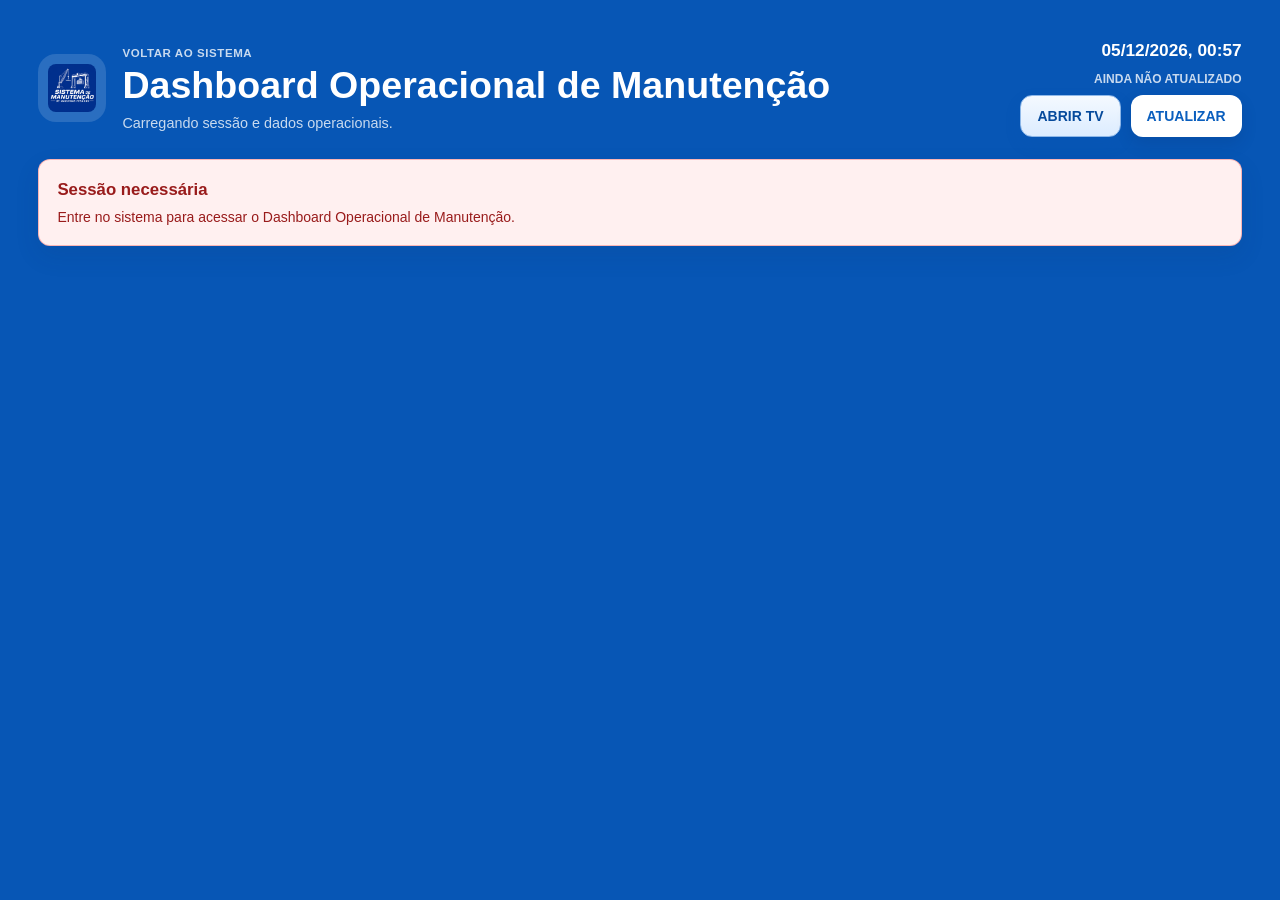
<file: web_app/dashboard-manutencao/index.html>
<!DOCTYPE html>
<html lang="pt-BR">
<head>
    <meta charset="UTF-8">
    <meta name="viewport" content="width=device-width, initial-scale=1.0, viewport-fit=cover">
    <meta name="theme-color" content="#0756B5">
    <meta http-equiv="Cache-Control" content="no-cache, no-store, must-revalidate">
    <title>Dashboard Operacional de Manutenção</title>
    <link rel="icon" type="image/png" sizes="192x192" href="../static/icons/icon-192.png?v=20260720-01">
    <link rel="stylesheet" href="../static/css/styles.css?v=20260808-02">
    <link rel="stylesheet" href="../static/css/maintenance-dashboard.css?v=20260808-03">
</head>
<body class="dashboard-page">
    <main class="maintenance-dashboard-shell">
        <header class="dashboard-header">
            <div class="dashboard-brand">
                <img src="../static/icons/sis-mmp-logo.png" alt="Sistema de Manutenção de Máquinas Pesadas">
                <div>
                    <a class="dashboard-back-link" href="../">VOLTAR AO SISTEMA</a>
                    <h1>Dashboard Operacional de Manutenção</h1>
                    <p id="dashboard-subtitle">Carregando sessão e dados operacionais.</p>
                </div>
            </div>
            <div class="dashboard-header-meta">
                <strong id="dashboard-clock">--/--/---- --:--</strong>
                <span id="dashboard-last-update">AINDA NÃO ATUALIZADO</span>
                <div class="dashboard-header-actions" aria-label="Ações do dashboard">
                    <a id="dashboard-governance-toggle" class="dashboard-action secondary" href="./?modo=gestao-os">GESTÃO DE OS</a>
                    <a id="dashboard-open-tv" class="dashboard-action secondary" href="./tv/" target="_blank" rel="noopener">ABRIR TV</a>
                    <button id="dashboard-refresh" class="dashboard-action" type="button">ATUALIZAR</button>
                </div>
            </div>
        </header>

        <section id="dashboard-access-state" class="dashboard-state-card hidden" aria-live="polite"></section>

        <section id="dashboard-content" class="dashboard-content hidden">
            <section class="dashboard-filter-card" aria-label="Filtros do dashboard">
                <div class="dashboard-section-heading">
                    <div>
                        <span>FILTROS OPERACIONAIS</span>
                        <h2>Período e ativos</h2>
                    </div>
                    <button id="dashboard-clear-filters" class="dashboard-clear-button" type="button">LIMPAR FILTROS</button>
                </div>
                <div class="dashboard-filters">
                    <label>DATA INICIAL<input id="dashboard-date-from" type="date"></label>
                    <label>DATA FINAL<input id="dashboard-date-to" type="date"></label>
                    <label>FAMÍLIA<select id="dashboard-family"><option value="">TODAS</option></select></label>
                    <label>EQUIPAMENTO<select id="dashboard-vehicle"><option value="">TODOS</option></select></label>
                    <label>LOCAL<select id="dashboard-location"><option value="">TODOS</option></select></label>
                    <button id="dashboard-apply-filters" class="dashboard-apply-button" type="button">APLICAR</button>
                </div>
            </section>

            <section id="dashboard-governance-panel" class="dashboard-governance-panel hidden" aria-label="Gestão e auditoria de ordens de serviço">
                <div class="dashboard-section-heading compact">
                    <div><span>CONTROLE ADMINISTRATIVO</span><h2>Gestão de OS</h2></div>
                    <em id="dashboard-governance-state">SELECIONE UMA OS</em>
                </div>
                <a class="dashboard-mode-back" href="./">VOLTAR AO DASHBOARD</a>
                <p>Registre custos, provedor, causa, componente e turno diretamente na ordem. Metas ficam vazias até serem definidas pela gestão.</p>

                <div class="dashboard-governance-grid">
                    <form id="dashboard-governance-targets-form" class="dashboard-governance-card">
                        <h3>Metas gerenciais</h3>
                        <div class="dashboard-governance-fields two-columns">
                            <label>DISPONIBILIDADE MÍNIMA (%)<input id="governance-target-availability" type="number" min="0" max="100" step="0.01" placeholder="Não configurada"></label>
                            <label>MTTR MÁXIMO (HORAS)<input id="governance-target-mttr" type="number" min="0" step="0.01" placeholder="Não configurada"></label>
                            <label>MTBF MÍNIMO (HORAS)<input id="governance-target-mtbf" type="number" min="0" step="0.01" placeholder="Não configurada"></label>
                            <label>PREVENTIVAS MÍNIMAS (%)<input id="governance-target-preventive" type="number" min="0" max="100" step="0.01" placeholder="Não configurada"></label>
                        </div>
                        <button class="dashboard-apply-button" type="submit">SALVAR METAS</button>
                    </form>

                    <form id="dashboard-governance-classification-form" class="dashboard-governance-card">
                        <h3>Classificação da ordem</h3>
                        <div class="dashboard-governance-fields">
                            <label>ORDEM DE SERVIÇO<select id="governance-work-order"><option value="">SELECIONE UMA OS</option></select></label>
                            <label>CAUSA DA FALHA<input id="governance-failure-cause" maxlength="160" placeholder="Ex.: desgaste, vazamento, falha elétrica"></label>
                            <label>COMPONENTE AFETADO<input id="governance-affected-component" maxlength="160" placeholder="Ex.: spreader, motor, sistema hidráulico"></label>
                            <label>TURNO<input id="governance-work-shift" maxlength="30" placeholder="Informe o turno real"></label>
                        </div>
                        <button class="dashboard-apply-button" type="submit">SALVAR CLASSIFICAÇÃO</button>
                    </form>
                </div>

                <div class="dashboard-governance-grid">
                    <form id="dashboard-governance-cost-form" class="dashboard-governance-card">
                        <h3>Novo lançamento de custo</h3>
                        <div class="dashboard-governance-fields two-columns">
                            <label>CATEGORIA<select id="governance-cost-category"><option value="PECA">PEÇA</option><option value="MAO_DE_OBRA">MÃO DE OBRA</option><option value="SERVICO_EXTERNO">SERVIÇO EXTERNO</option></select></label>
                            <label>VALOR (R$)<input id="governance-cost-amount" type="number" min="0" step="0.01" required></label>
                            <label>DESCRIÇÃO<input id="governance-cost-description" maxlength="200" required placeholder="Material, serviço ou mão de obra"></label>
                            <label>PROVEDOR<input id="governance-cost-supplier" maxlength="160" placeholder="Quando aplicável"></label>
                            <label>COMPONENTE<input id="governance-cost-component" maxlength="160" placeholder="Quando aplicável"></label>
                            <label>DATA E HORA<input id="governance-cost-occurred-at" type="datetime-local"></label>
                        </div>
                        <label class="dashboard-governance-notes">OBSERVAÇÃO<textarea id="governance-cost-notes" maxlength="2000" rows="2"></textarea></label>
                        <button class="dashboard-apply-button" type="submit">REGISTRAR CUSTO</button>
                    </form>

                    <section class="dashboard-governance-card" aria-live="polite">
                        <h3>Custos da ordem</h3>
                        <div id="governance-cost-summary" class="dashboard-governance-summary">Selecione uma OS para visualizar os custos.</div>
                        <div id="governance-cost-list" class="dashboard-governance-cost-list"></div>
                    </section>
                </div>
            </section>

            <section class="dashboard-kpi-grid" aria-label="Indicadores principais">
                <article class="dashboard-kpi blue"><span>EQUIPAMENTOS</span><strong id="kpi-equipment-total">--</strong><em>ATIVOS NO FILTRO</em></article>
                <article class="dashboard-kpi green"><span>DISPONÍVEIS</span><strong id="kpi-available">--</strong><em>INCLUI RESTRIÇÃO</em></article>
                <article class="dashboard-kpi red"><span>INDISPONÍVEIS</span><strong id="kpi-unavailable">--</strong><em>PARADA OPERACIONAL</em></article>
                <article class="dashboard-kpi amber"><span>EM MANUTENÇÃO</span><strong id="kpi-maintenance">--</strong><em>STATUS ATUAL</em></article>
                <article class="dashboard-kpi blue"><span>DISPONIBILIDADE</span><strong id="kpi-availability">--</strong><em id="kpi-measured">SEM MEDIÇÃO</em></article>
                <article class="dashboard-kpi amber"><span>OS ABERTAS</span><strong id="kpi-open-orders">--</strong><em id="kpi-overdue-orders">-- VENCIDAS</em></article>
                <article class="dashboard-kpi red"><span>PREVENTIVAS</span><strong id="kpi-preventives">--</strong><em>VENCENDO OU VENCIDAS</em></article>
                <article class="dashboard-kpi blue"><span>MTTR / MTBF</span><strong id="kpi-reliability">--</strong><em id="kpi-reliability-detail">SEM EXECUÇÕES COMPLETAS</em></article>
            </section>

            <section class="dashboard-grid dashboard-grid-charts" aria-label="Graficos operacionais">
                <article class="dashboard-panel">
                    <div class="dashboard-section-heading compact">
                        <div><span>SITUACAO ATUAL</span><h2>Ativos por status operacional</h2></div>
                        <em id="dashboard-status-caption">SEM DADOS</em>
                    </div>
                    <div id="dashboard-operational-status-chart" class="dashboard-bar-chart"></div>
                </article>
                <article class="dashboard-panel">
                    <div class="dashboard-section-heading compact">
                        <div><span>ORDENS DE SERVICO</span><h2>Distribuicao por status</h2></div>
                        <em id="dashboard-work-order-chart-caption">SEM DADOS</em>
                    </div>
                    <div id="dashboard-work-order-status-chart" class="dashboard-bar-chart"></div>
                </article>
                <article class="dashboard-panel">
                    <div class="dashboard-section-heading compact">
                        <div><span>PLANOS PREVENTIVOS</span><h2>Situacao dos planos ativos</h2></div>
                        <em id="dashboard-preventive-chart-caption">SEM DADOS</em>
                    </div>
                    <div id="dashboard-preventive-status-chart" class="dashboard-bar-chart"></div>
                </article>
            </section>

            <section class="dashboard-grid dashboard-grid-wide">
                <article class="dashboard-panel">
                    <div class="dashboard-section-heading compact">
                        <div><span>DISPONIBILIDADE</span><h2>Por família de equipamento</h2></div>
                        <em id="dashboard-availability-caption">SEM MEDIÇÃO</em>
                    </div>
                    <div id="dashboard-family-availability" class="dashboard-family-list"></div>
                </article>
                <article class="dashboard-panel">
                    <div class="dashboard-section-heading compact">
                        <div><span>PREVENTIVAS</span><h2>Planos com atenção</h2></div>
                        <em id="dashboard-preventive-caption">0 ITENS</em>
                    </div>
                    <div id="dashboard-preventive-list" class="dashboard-simple-list"></div>
                </article>
            </section>

            <section class="dashboard-panel dashboard-critical-panel">
                <div class="dashboard-section-heading compact">
                    <div><span>PRIORIDADE OPERACIONAL</span><h2>Equipamentos críticos</h2></div>
                    <em id="dashboard-critical-caption">0 ATIVOS</em>
                </div>
                <div id="dashboard-critical-list" class="dashboard-critical-list"></div>
            </section>

            <section class="dashboard-grid dashboard-grid-wide">
                <article class="dashboard-panel">
                    <div class="dashboard-section-heading compact">
                        <div><span>EVOLUCAO</span><h2>Apontamentos operacionais no periodo</h2></div>
                        <em id="dashboard-trend-caption">SEM EVENTOS</em>
                    </div>
                    <div id="dashboard-operational-trend" class="dashboard-trend-chart"></div>
                </article>
                <article class="dashboard-panel">
                    <div class="dashboard-section-heading compact">
                        <div><span>INDISPONIBILIDADES</span><h2>Motivos registrados</h2></div>
                        <em id="dashboard-reason-caption">SEM DADOS</em>
                    </div>
                    <div id="dashboard-unavailability-reasons-chart" class="dashboard-bar-chart"></div>
                </article>
            </section>

            <section class="dashboard-panel">
                <div class="dashboard-section-heading compact">
                    <div><span>ACOMPANHAMENTO</span><h2>Ordens de serviço</h2></div>
                    <em id="dashboard-orders-caption">0 REGISTROS</em>
                </div>
                <div class="dashboard-table-wrap">
                    <table>
                        <thead><tr><th>OS</th><th>ATIVO</th><th>ORIGEM</th><th>STATUS</th><th>PROGRAMADA</th><th>EM ABERTO</th><th>RESPONSÁVEL</th></tr></thead>
                        <tbody id="dashboard-orders-table"></tbody>
                    </table>
                </div>
            </section>

            <section id="dashboard-data-gap" class="dashboard-data-gap"></section>
            <p id="dashboard-performance" class="dashboard-performance" aria-live="polite"></p>
        </section>
    </main>
    <script src="../static/js/config.js?v=20260720-01"></script>
    <script src="../static/js/maintenance-dashboard.js?v=20260726-04"></script>
</body>
</html>
</file>
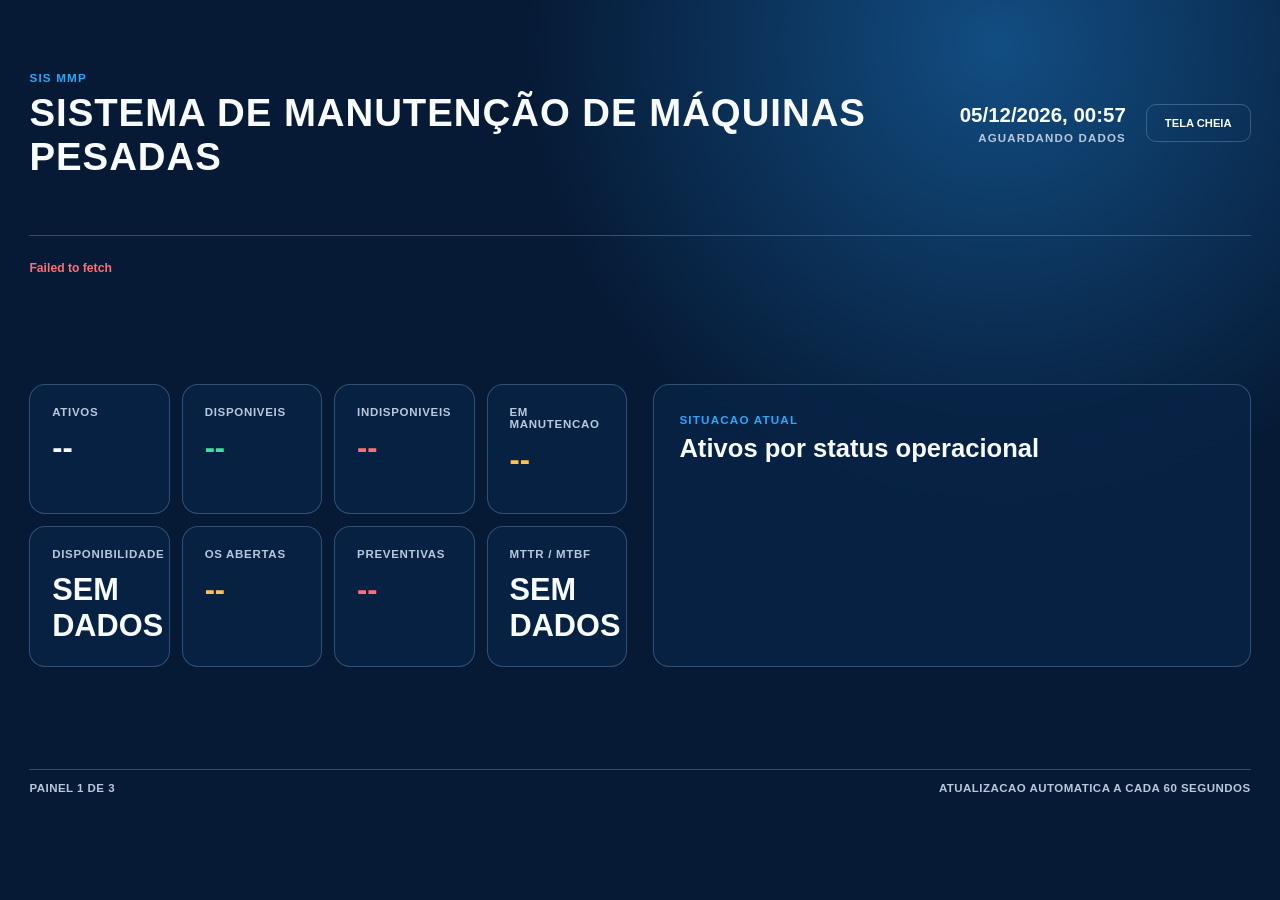
<file: web_app/dashboard-manutencao/tv/index.html>
<!DOCTYPE html>
<html lang="pt-BR">
<head>
    <meta charset="UTF-8">
    <meta name="viewport" content="width=device-width, initial-scale=1.0, viewport-fit=cover">
    <meta name="theme-color" content="#061a35">
    <meta http-equiv="Cache-Control" content="no-cache, no-store, must-revalidate">
    <title>Painel TV | SIS MMP</title>
    <link rel="stylesheet" href="../../static/css/maintenance-dashboard-tv.css?v=20260724-02">
</head>
<body class="tv-page">
    <main class="tv-shell">
        <section id="tv-dashboard" class="tv-dashboard" aria-live="polite">
            <header class="tv-header">
                <div><span>SIS MMP</span><h1>SISTEMA DE MANUTENÇÃO DE MÁQUINAS PESADAS</h1></div>
                <div class="tv-meta"><strong id="tv-clock">--/--/---- --:--</strong><span id="tv-last-update">AGUARDANDO DADOS</span></div>
                <div class="tv-actions"><button id="tv-fullscreen" type="button">TELA CHEIA</button></div>
            </header>

            <section id="tv-status" class="tv-status" aria-live="polite"></section>
            <section class="tv-screen active" data-tv-screen="0">
                <div class="tv-kpi-grid">
                    <article><span>ATIVOS</span><strong id="tv-kpi-total">--</strong></article>
                    <article class="good"><span>DISPONIVEIS</span><strong id="tv-kpi-available">--</strong></article>
                    <article class="bad"><span>INDISPONIVEIS</span><strong id="tv-kpi-unavailable">--</strong></article>
                    <article class="warn"><span>EM MANUTENCAO</span><strong id="tv-kpi-maintenance">--</strong></article>
                    <article><span>DISPONIBILIDADE</span><strong id="tv-kpi-availability">SEM DADOS</strong></article>
                    <article class="warn"><span>OS ABERTAS</span><strong id="tv-kpi-orders">--</strong></article>
                    <article class="bad"><span>PREVENTIVAS</span><strong id="tv-kpi-preventives">--</strong></article>
                    <article><span>MTTR / MTBF</span><strong id="tv-kpi-reliability">SEM DADOS</strong></article>
                </div>
                <div class="tv-panel tv-status-panel"><div><span>SITUACAO ATUAL</span><h2>Ativos por status operacional</h2></div><div id="tv-operational-status" class="tv-bar-list"></div></div>
            </section>

            <section class="tv-screen" data-tv-screen="1">
                <div class="tv-panel"><div><span>DISPONIBILIDADE</span><h2>Por familia de equipamento</h2></div><div id="tv-family-availability" class="tv-family-list"></div></div>
                <div class="tv-panel"><div><span>EVOLUCAO</span><h2>Apontamentos operacionais no periodo</h2></div><div id="tv-trend" class="tv-trend"></div></div>
            </section>

            <section class="tv-screen" data-tv-screen="2">
                <div class="tv-panel"><div><span>ORDENS DE SERVICO</span><h2>Distribuicao por status</h2></div><div id="tv-work-orders" class="tv-bar-list"></div></div>
                <div class="tv-panel"><div><span>PREVENTIVAS</span><h2>Situacao dos planos ativos</h2></div><div id="tv-preventives" class="tv-bar-list"></div></div>
            </section>

            <footer class="tv-footer"><span id="tv-screen-label">PAINEL 1 DE 3</span><span>ATUALIZACAO AUTOMATICA A CADA 60 SEGUNDOS</span></footer>
        </section>
    </main>
    <script src="../../static/js/config.js?v=20260720-01"></script>
    <script src="../../static/js/maintenance-dashboard-tv.js?v=20260724-02"></script>
</body>
</html>
</file>
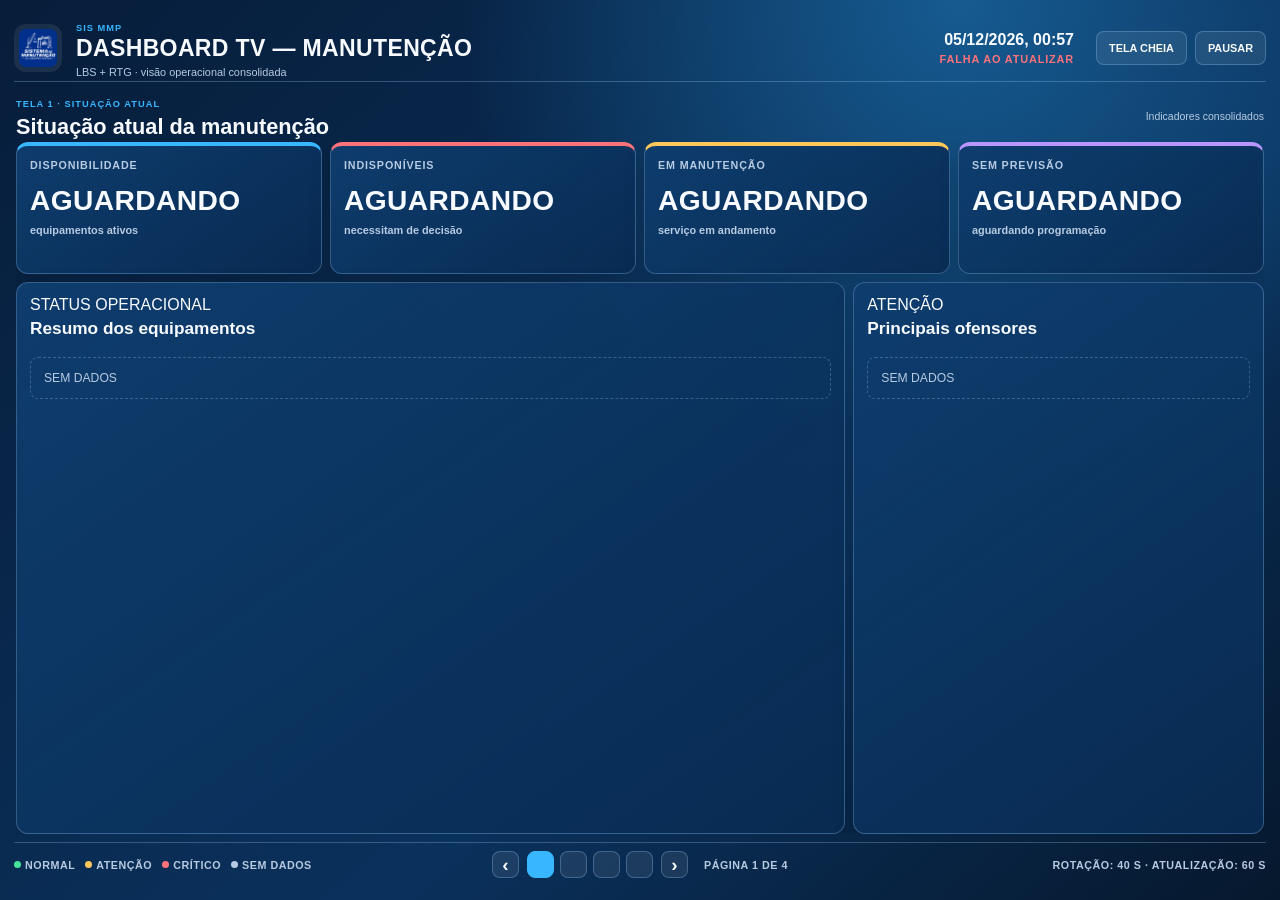
<file: web_app/dashboard-tv/manutencao/index.html>
<!doctype html>
<html lang="pt-BR">
<head>
    <meta charset="utf-8">
    <meta name="viewport" content="width=device-width, initial-scale=1">
    <meta name="theme-color" content="#061a35">
    <title>Dashboard TV — Manutenção</title>
    <link rel="stylesheet" href="../../static/css/dashboard-tv-maintenance.css?v=20260727-03">
</head>
<body>
    <main class="dashboard-maintenance-tv" id="maintenance-tv" aria-live="polite">
        <header class="dashboard-tv-header">
            <div class="brand-block">
                <img src="../../static/icons/sis-mmp-logo.png" alt="Sistema de Manutenção de Máquinas Pesadas">
                <div>
                    <span class="eyebrow">SIS MMP</span>
                    <h1>DASHBOARD TV — MANUTENÇÃO</h1>
                    <p>LBS + RTG · visão operacional consolidada</p>
                </div>
            </div>
            <div class="header-status">
                <strong id="maintenance-tv-clock">--/--/---- --:--</strong>
                <span id="maintenance-tv-connection" class="connection-status neutral">AGUARDANDO DADOS</span>
            </div>
            <div class="header-actions">
                <button type="button" id="maintenance-tv-fullscreen">TELA CHEIA</button>
                <button type="button" id="maintenance-tv-pause" aria-pressed="false">PAUSAR</button>
            </div>
        </header>

        <section class="dashboard-tv-body" aria-label="Páginas do Dashboard TV">
            <div class="pages-viewport">
                <div class="pages-slider" id="maintenance-tv-slider" style="--current-page: 0">
                    <section class="dashboard-page" data-tv-page="0" aria-labelledby="page-title-0">
                        <div class="page-heading"><div><span class="eyebrow">TELA 1 · SITUAÇÃO ATUAL</span><h2 id="page-title-0">Situação atual da manutenção</h2></div><span class="page-caption">Indicadores consolidados</span></div>
                        <div class="dashboard-page-content">
                            <div class="kpi-card accent-blue"><span>DISPONIBILIDADE</span><strong data-shell-value="availability">AGUARDANDO</strong><small>equipamentos ativos</small></div>
                            <div class="kpi-card accent-red"><span>INDISPONÍVEIS</span><strong data-shell-value="unavailable">AGUARDANDO</strong><small>necessitam de decisão</small></div>
                            <div class="kpi-card accent-amber"><span>EM MANUTENÇÃO</span><strong data-shell-value="maintenance">AGUARDANDO</strong><small>serviço em andamento</small></div>
                            <div class="kpi-card accent-violet"><span>SEM PREVISÃO</span><strong data-shell-value="without-forecast">AGUARDANDO</strong><small>aguardando programação</small></div>
                            <article class="tv-panel span-8 row-2"><div class="panel-heading"><span>STATUS OPERACIONAL</span><h3>Resumo dos equipamentos</h3></div><div class="placeholder-list" data-shell-list="operational"><div>SEM DADOS</div></div></article>
                            <article class="tv-panel span-4 row-2"><div class="panel-heading"><span>ATENÇÃO</span><h3>Principais ofensores</h3></div><div class="placeholder-list" data-shell-list="offenders"><div>SEM DADOS</div></div></article>
                        </div>
                    </section>

                    <section class="dashboard-page" data-tv-page="1" aria-labelledby="page-title-1">
                        <div class="page-heading"><div><span class="eyebrow">TELA 2 · PCM</span><h2 id="page-title-1">Programação, execução e ordens de serviço</h2></div><span class="page-caption">Acompanhamento do período</span></div>
                        <div class="dashboard-page-content">
                            <div class="kpi-card accent-blue"><span>OS ABERTAS</span><strong data-shell-value="open-orders">AGUARDANDO</strong><small>ordens no período</small></div>
                            <div class="kpi-card accent-red"><span>ATRASADAS</span><strong data-shell-value="overdue-orders">AGUARDANDO</strong><small>fora do prazo</small></div>
                            <div class="kpi-card accent-green"><span>EM EXECUÇÃO</span><strong data-shell-value="in-execution">AGUARDANDO</strong><small>serviços iniciados</small></div>
                            <div class="kpi-card accent-amber"><span>BLOQUEADAS</span><strong data-shell-value="blocked-orders">AGUARDANDO</strong><small>aguardando material</small></div>
                            <article class="tv-panel span-7 row-2"><div class="panel-heading"><span>PROGRAMAÇÃO</span><h3>Programadas, executadas e reprogramadas</h3></div><div class="placeholder-table" data-shell-table="schedule"><div class="table-head"><b>ATIVIDADE</b><b>STATUS</b><b>PREVISÃO</b></div><div class="table-empty">SEM DADOS</div></div></article>
                            <article class="tv-panel span-5 row-2"><div class="panel-heading"><span>EXECUÇÃO</span><h3>Resumo das ordens</h3></div><div class="placeholder-list" data-shell-list="execution"><div>SEM DADOS</div></div></article>
                        </div>
                    </section>

                    <section class="dashboard-page" data-tv-page="2" aria-labelledby="page-title-2">
                        <div class="page-heading"><div><span class="eyebrow">TELA 3 · CONFIABILIDADE</span><h2 id="page-title-2">Preventivas, backlog e indicadores técnicos</h2></div><span class="page-caption">Confiabilidade da operação</span></div>
                        <div class="dashboard-page-content">
                            <div class="kpi-card accent-red"><span>PREVENTIVAS VENCIDAS</span><strong data-shell-value="overdue-preventives">AGUARDANDO</strong><small>planos que exigem ação</small></div>
                            <div class="kpi-card accent-amber"><span>BACKLOG</span><strong data-shell-value="backlog">AGUARDANDO</strong><small>atividades pendentes</small></div>
                            <div class="kpi-card accent-blue"><span>MTTR</span><strong data-shell-value="mttr">AGUARDANDO</strong><small>tempo médio de reparo</small></div>
                            <div class="kpi-card accent-green"><span>MTBF</span><strong data-shell-value="mtbf">AGUARDANDO</strong><small>tempo médio entre falhas</small></div>
                            <article class="tv-panel span-6 row-2"><div class="panel-heading"><span>PREVENTIVAS</span><h3>Planos por situação</h3></div><div class="placeholder-list" data-shell-list="preventives"><div>SEM DADOS</div></div></article>
                            <article class="tv-panel span-6 row-2"><div class="panel-heading"><span>BACKLOG</span><h3>Idade e prioridade das pendências</h3></div><div class="placeholder-list" data-shell-list="backlog"><div>SEM DADOS</div></div></article>
                        </div>
                    </section>

                    <section class="dashboard-page" data-tv-page="3" aria-labelledby="page-title-3">
                        <div class="page-heading"><div><span class="eyebrow">TELA 4 · DECISÃO</span><h2 id="page-title-3">Materiais, equipamentos críticos e planos de ação</h2></div><span class="page-caption">Impedimentos e decisões imediatas</span></div>
                        <div class="dashboard-page-content">
                            <div class="kpi-card accent-red"><span>EQUIPAMENTOS CRÍTICOS</span><strong data-shell-value="critical">AGUARDANDO</strong><small>maiores impactos</small></div>
                            <div class="kpi-card accent-amber"><span>MATERIAIS PENDENTES</span><strong data-shell-value="materials">AGUARDANDO</strong><small>impedem a liberação</small></div>
                            <div class="kpi-card accent-violet"><span>PLANOS VENCIDOS</span><strong data-shell-value="action-plans">AGUARDANDO</strong><small>ações sem conclusão</small></div>
                            <div class="kpi-card accent-blue"><span>DECISÕES ABERTAS</span><strong data-shell-value="decisions">AGUARDANDO</strong><small>pontos para gestão</small></div>
                            <article class="tv-panel span-7 row-2"><div class="panel-heading"><span>MATERIAIS</span><h3>Itens que impactam a manutenção</h3></div><div class="placeholder-table" data-shell-table="materials"><div class="table-head"><b>MATERIAL</b><b>STATUS</b><b>IMPACTO</b></div><div class="table-empty">SEM DADOS</div></div></article>
                            <article class="tv-panel span-5 row-2"><div class="panel-heading"><span>PLANO DE AÇÃO</span><h3>Prioridades imediatas</h3></div><div class="placeholder-list" data-shell-list="actions"><div>SEM DADOS</div></div></article>
                        </div>
                    </section>
                </div>
            </div>
        </section>

        <footer class="dashboard-tv-footer">
            <div class="footer-legend" aria-label="Legenda operacional">
                <span><i class="legend-dot good"></i>NORMAL</span>
                <span><i class="legend-dot warn"></i>ATENÇÃO</span>
                <span><i class="legend-dot bad"></i>CRÍTICO</span>
                <span><i class="legend-dot neutral"></i>SEM DADOS</span>
            </div>
            <div class="footer-navigation"><button type="button" id="maintenance-tv-prev" aria-label="Página anterior">‹</button><div id="maintenance-tv-dots" class="page-dots" aria-label="Selecionar página"></div><button type="button" id="maintenance-tv-next" aria-label="Próxima página">›</button></div>
            <span id="maintenance-tv-page-label">PÁGINA 1 DE 4</span>
            <span>ROTAÇÃO: 40 S · ATUALIZAÇÃO: 60 S</span>
        </footer>
    </main>
    <script src="../../static/js/config.js?v=20260720-01"></script>
    <script src="../../static/js/dashboard-tv-maintenance.js?v=20260727-03"></script>
</body>
</html>
</file>
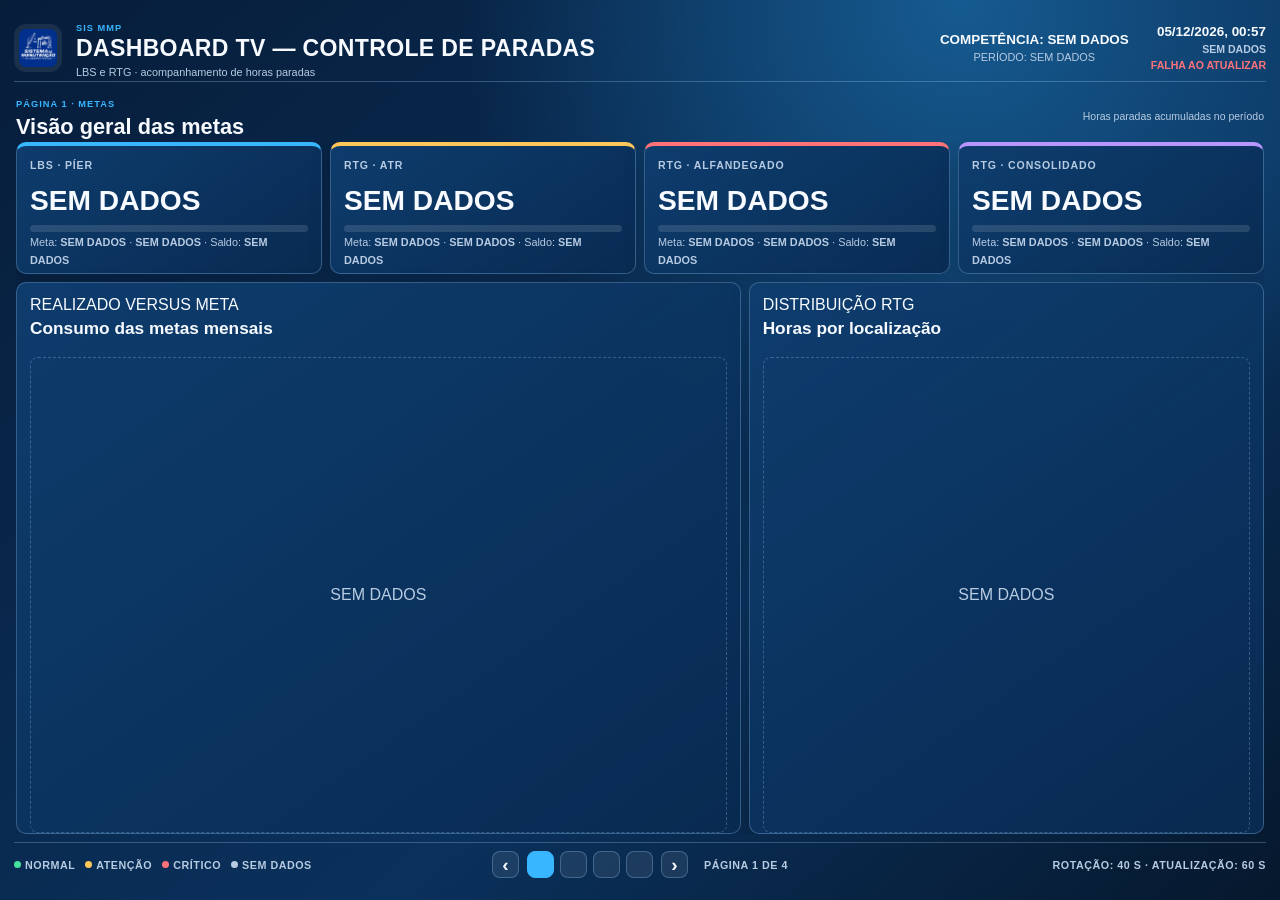
<file: web_app/dashboard-tv/paradas/index.html>
<!doctype html>
<html lang="pt-BR">
<head>
    <meta charset="utf-8">
    <meta name="viewport" content="width=device-width, initial-scale=1">
    <meta name="theme-color" content="#071d3a">
    <title>Dashboard TV — Controle de Paradas</title>
    <link rel="stylesheet" href="../../static/css/dashboard-tv-stops.css?v=20260727-01">
</head>
<body>
    <main class="dashboard-stops-tv" id="stops-tv" aria-live="polite">
        <header class="stops-tv-header">
            <div class="brand-block">
                <img src="../../static/icons/sis-mmp-logo.png" alt="Sistema de Manutenção de Máquinas Pesadas">
                <div>
                    <span class="eyebrow">SIS MMP</span>
                    <h1>DASHBOARD TV — CONTROLE DE PARADAS</h1>
                    <p>LBS e RTG · acompanhamento de horas paradas</p>
                </div>
            </div>
            <div class="header-period">
                <strong id="stops-tv-period">COMPETÊNCIA: SEM DADOS</strong>
                <span id="stops-tv-range">PERÍODO: SEM DADOS</span>
            </div>
            <div class="header-status">
                <strong id="stops-tv-clock">--/--/---- --:--</strong>
                <span id="stops-tv-last-update">SEM DADOS</span>
                <span id="stops-tv-connection" class="connection-status neutral">SEM CONEXÃO</span>
            </div>
        </header>

        <section class="stops-tv-body" aria-label="Páginas do controle de paradas">
            <div class="pages-viewport">
                <div class="pages-slider" id="stops-tv-slider" style="--current-page: 0">
                    <section class="stops-page" data-stops-page="0" aria-labelledby="stops-page-title-0">
                        <div class="page-heading"><div><span class="eyebrow">PÁGINA 1 · METAS</span><h2 id="stops-page-title-0">Visão geral das metas</h2></div><span class="page-caption">Horas paradas acumuladas no período</span></div>
                        <div class="stops-page-content">
                            <article class="target-card accent-blue" data-stop-target="lbs-pier"><span>LBS · PÍER</span><strong data-stop-value="lbs-pier-hours">SEM DADOS</strong><div class="target-progress"><i data-stop-progress="lbs-pier"></i></div><small>Meta: <b data-stop-value="lbs-pier-goal">SEM DADOS</b> · <b data-stop-value="lbs-pier-percent">SEM DADOS</b> · Saldo: <b data-stop-value="lbs-pier-balance">SEM DADOS</b></small><em data-stop-value="lbs-pier-status">SEM DADOS</em></article>
                            <article class="target-card accent-amber" data-stop-target="rtg-atr"><span>RTG · ATR</span><strong data-stop-value="rtg-atr-hours">SEM DADOS</strong><div class="target-progress"><i data-stop-progress="rtg-atr"></i></div><small>Meta: <b data-stop-value="rtg-atr-goal">SEM DADOS</b> · <b data-stop-value="rtg-atr-percent">SEM DADOS</b> · Saldo: <b data-stop-value="rtg-atr-balance">SEM DADOS</b></small><em data-stop-value="rtg-atr-status">SEM DADOS</em></article>
                            <article class="target-card accent-red" data-stop-target="rtg-alfandegado"><span>RTG · ALFANDEGADO</span><strong data-stop-value="rtg-alf-hours">SEM DADOS</strong><div class="target-progress"><i data-stop-progress="rtg-alfandegado"></i></div><small>Meta: <b data-stop-value="rtg-alf-goal">SEM DADOS</b> · <b data-stop-value="rtg-alf-percent">SEM DADOS</b> · Saldo: <b data-stop-value="rtg-alf-balance">SEM DADOS</b></small><em data-stop-value="rtg-alf-status">SEM DADOS</em></article>
                            <article class="target-card accent-violet" data-stop-target="rtg-total"><span>RTG · CONSOLIDADO</span><strong data-stop-value="rtg-total-hours">SEM DADOS</strong><div class="target-progress"><i data-stop-progress="rtg-total"></i></div><small>Meta: <b data-stop-value="rtg-total-goal">SEM DADOS</b> · <b data-stop-value="rtg-total-percent">SEM DADOS</b> · Saldo: <b data-stop-value="rtg-total-balance">SEM DADOS</b></small><em data-stop-value="rtg-total-status">SEM DADOS</em></article>
                            <article class="stops-panel span-7 row-2"><div class="panel-heading"><span>REALIZADO VERSUS META</span><h3>Consumo das metas mensais</h3></div><div class="chart-placeholder" data-stop-chart="targets"><span>SEM DADOS</span></div></article>
                            <article class="stops-panel span-5 row-2"><div class="panel-heading"><span>DISTRIBUIÇÃO RTG</span><h3>Horas por localização</h3></div><div class="chart-placeholder" data-stop-chart="rtg-distribution"><span>SEM DADOS</span></div></article>
                        </div>
                    </section>

                    <section class="stops-page" data-stops-page="1" aria-labelledby="stops-page-title-1">
                        <div class="page-heading"><div><span class="eyebrow">PÁGINA 2 · OPERAÇÃO</span><h2 id="stops-page-title-1">Paradas em andamento</h2></div><span class="page-caption">Tempo de parada atualizado em tempo real</span></div>
                        <div class="stops-page-content single-panel-page">
                            <article class="stops-panel span-8 row-full"><div class="panel-heading"><span>PARADAS ATIVAS</span><h3>Equipamentos parados agora</h3></div><div class="stops-table" data-stop-table="active"><div class="table-head"><b>EQUIPAMENTO</b><b>ÁREA</b><b>INÍCIO</b><b>DURAÇÃO</b><b>MOTIVO</b><b>STATUS</b></div><div class="table-empty">SEM DADOS</div></div></article>
                            <article class="stops-panel span-4 row-full"><div class="panel-heading"><span>ATENÇÃO</span><h3>Indicadores críticos</h3></div><div class="metric-list" data-stop-list="active-summary"><div>SEM DADOS</div></div></article>
                        </div>
                    </section>

                    <section class="stops-page" data-stops-page="2" aria-labelledby="stops-page-title-2">
                        <div class="page-heading"><div><span class="eyebrow">PÁGINA 3 · HISTÓRICO</span><h2 id="stops-page-title-2">Ofensores e evolução das paradas</h2></div><span class="page-caption">Ranking por horas acumuladas</span></div>
                        <div class="stops-page-content">
                            <article class="stops-panel span-7 row-full"><div class="panel-heading"><span>RANKING</span><h3>Principais equipamentos ofensores</h3></div><div class="ranking-list" data-stop-list="offenders"><div>SEM DADOS</div></div></article>
                            <article class="stops-panel span-5 row-full"><div class="panel-heading"><span>MOTIVOS</span><h3>Principais causas das paradas</h3></div><div class="ranking-list" data-stop-list="reasons"><div>SEM DADOS</div></div></article>
                            <article class="stops-panel span-7 row-2"><div class="panel-heading"><span>IMPACTO</span><h3>Distribuição por equipamento</h3></div><div class="chart-placeholder" data-stop-chart="offenders"><span>SEM DADOS</span></div></article>
                            <article class="stops-panel span-5 row-2"><div class="panel-heading"><span>RESUMO</span><h3>Leitura do período</h3></div><div class="metric-list" data-stop-list="history-summary"><div>SEM DADOS</div></div></article>
                        </div>
                    </section>

                    <section class="stops-page" data-stops-page="3" aria-labelledby="stops-page-title-3">
                        <div class="page-heading"><div><span class="eyebrow">PÁGINA 4 · PROJEÇÃO</span><h2 id="stops-page-title-3">Projeção de fechamento do mês</h2></div><span class="page-caption">Tendência e decisão operacional</span></div>
                        <div class="stops-page-content">
                            <article class="projection-card span-3" data-stop-projection="lbs-pier"><span>PROJEÇÃO LBS · PÍER</span><strong data-stop-value="projection-lbs">SEM DADOS</strong><small data-stop-value="projection-lbs-status">SEM DADOS</small></article>
                            <article class="projection-card span-3" data-stop-projection="rtg-atr"><span>PROJEÇÃO RTG · ATR</span><strong data-stop-value="projection-atr">SEM DADOS</strong><small data-stop-value="projection-atr-status">SEM DADOS</small></article>
                            <article class="projection-card span-3" data-stop-projection="rtg-alfandegado"><span>PROJEÇÃO RTG · ALFANDEGADO</span><strong data-stop-value="projection-alf">SEM DADOS</strong><small data-stop-value="projection-alf-status">SEM DADOS</small></article>
                            <article class="projection-card span-3" data-stop-projection="rtg-total"><span>PROJEÇÃO RTG · CONSOLIDADO</span><strong data-stop-value="projection-total">SEM DADOS</strong><small data-stop-value="projection-total-status">SEM DADOS</small></article>
                            <article class="stops-panel span-7 row-2"><div class="panel-heading"><span>EVOLUÇÃO</span><h3>Horas paradas por dia</h3></div><div class="chart-placeholder" data-stop-chart="daily-trend"><span>SEM DADOS</span></div></article>
                            <article class="stops-panel span-5 row-2"><div class="panel-heading"><span>DECISÃO</span><h3>Leitura executiva do período</h3></div><div class="metric-list" data-stop-list="decisions"><div>SEM DADOS</div></div></article>
                        </div>
                    </section>
                </div>
            </div>
        </section>

        <footer class="stops-tv-footer">
            <div class="footer-legend"><span><i class="legend-dot good"></i>NORMAL</span><span><i class="legend-dot warn"></i>ATENÇÃO</span><span><i class="legend-dot bad"></i>CRÍTICO</span><span><i class="legend-dot neutral"></i>SEM DADOS</span></div>
            <div class="footer-navigation"><button type="button" id="stops-tv-prev" aria-label="Página anterior">‹</button><div id="stops-tv-dots" class="page-dots" aria-label="Selecionar página"></div><button type="button" id="stops-tv-next" aria-label="Próxima página">›</button></div>
            <span id="stops-tv-page-label">PÁGINA 1 DE 4</span>
            <span>ROTAÇÃO: 40 S · ATUALIZAÇÃO: 60 S</span>
        </footer>
    </main>
    <script src="../../static/js/config.js?v=20260720-01"></script>
    <script src="../../static/js/dashboard-tv-stops.js?v=20260727-01"></script>
</body>
</html>
</file>
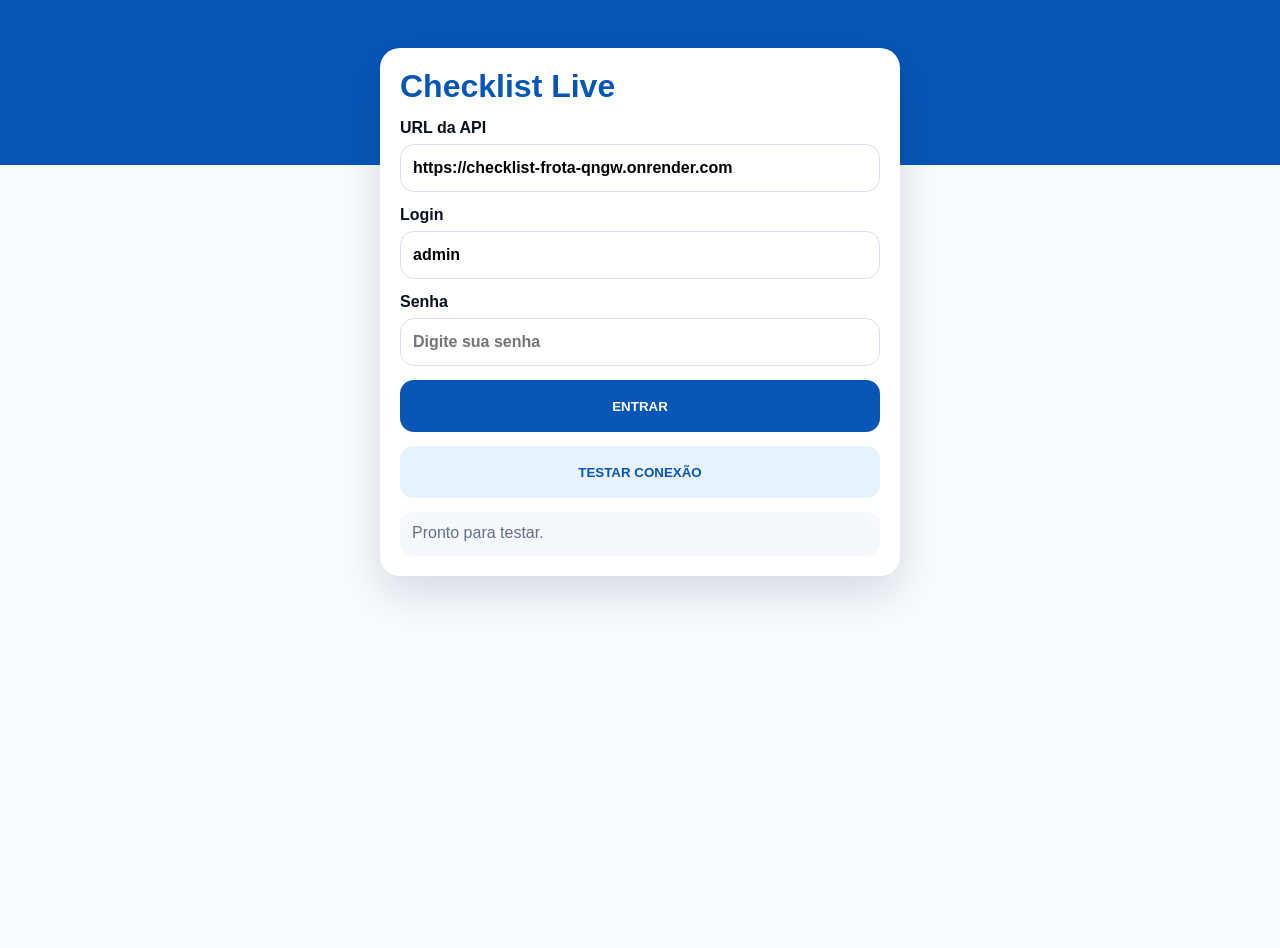
<file: web_app/acesso.html>
<!DOCTYPE html>
<html lang="pt-BR">
<head>
    <meta charset="UTF-8">
    <meta name="viewport" content="width=device-width, initial-scale=1.0">
    <title>Acesso Checklist Live</title>
    <style>
        * { box-sizing: border-box; }
        body {
            margin: 0;
            min-height: 100vh;
            font-family: Arial, sans-serif;
            background: linear-gradient(180deg, #0756b5 0 165px, #f8fbff 165px);
            color: #08111f;
        }
        main {
            width: min(92vw, 520px);
            margin: 48px auto;
            display: grid;
            gap: 14px;
            padding: 20px;
            border-radius: 20px;
            background: #fff;
            box-shadow: 0 18px 44px rgba(9, 26, 52, 0.14);
        }
        h1 { margin: 0; color: #0756b5; }
        label { display: grid; gap: 7px; font-weight: 800; }
        input {
            min-height: 48px;
            padding: 12px;
            border: 1px solid #d7e1ec;
            border-radius: 14px;
            font: inherit;
        }
        button, a {
            min-height: 52px;
            display: grid;
            place-items: center;
            border: 0;
            border-radius: 14px;
            background: #0756b5;
            color: #fff;
            text-decoration: none;
            font-weight: 900;
        }
        .secondary { background: #e8f2ff; color: #0756b5; }
        .status {
            min-height: 44px;
            padding: 12px;
            border-radius: 14px;
            background: #f5f8fc;
            color: #607089;
            white-space: pre-wrap;
            overflow-wrap: anywhere;
        }
        .error { background: #fff0f0; color: #b91c1c; }
        .ok { background: #e7f8f1; color: #047857; }
        .hidden { display: none; }
    </style>
</head>
<body>
    <main>
        <h1>Checklist Live</h1>
        <label>URL da API<input id="api" type="url" value="https://checklist-frota-qngw.onrender.com"></label>
        <label>Login<input id="login" type="text" value="admin"></label>
        <label>Senha<input id="senha" type="password" placeholder="Digite sua senha"></label>
        <button id="entrar" type="button">ENTRAR</button>
        <button id="diagnostico" class="secondary" type="button">TESTAR CONEXÃO</button>
        <div id="status" class="status">Pronto para testar.</div>
        <div id="menu" class="hidden">
            <a href="./?app=web-mobile">ABRIR WEB MOBILE COMPLETO</a>
        </div>
    </main>
    <script>
        const statusBox = document.getElementById("status");
        const apiInput = document.getElementById("api");
        const loginInput = document.getElementById("login");
        const senhaInput = document.getElementById("senha");
        const menu = document.getElementById("menu");

        function setStatus(message, type = "") {
            statusBox.textContent = message;
            statusBox.className = `status ${type}`;
        }

        async function clearCache() {
            const appCachePrefix = "cf-checklist-frota";
            if ("serviceWorker" in navigator) {
                const registrations = await navigator.serviceWorker.getRegistrations();
                await Promise.all(registrations.map((registration) => registration.unregister()));
            }
            if ("caches" in window) {
                const names = await caches.keys();
                await Promise.all(
                    names
                        .filter((name) => name.startsWith(appCachePrefix))
                        .map((name) => caches.delete(name))
                );
            }
        }

        async function testConnection() {
            const api = apiInput.value.replace(/\/$/, "");
            setStatus("Testando API...");
            const response = await fetch(`${api}/login`, {
                method: "POST",
                headers: { "Content-Type": "application/json" },
                body: JSON.stringify({ login: loginInput.value.trim(), senha: senhaInput.value }),
            });
            const body = await response.json().catch(() => ({}));
            if (!response.ok) {
                throw new Error(`${response.status} - ${body.error || "Falha no login"}`);
            }
            return Object.prototype.hasOwnProperty.call(body, "data") ? body.data : body;
        }

        document.getElementById("diagnostico").addEventListener("click", async () => {
            try {
                const body = await testConnection();
                setStatus(`API OK.\nUsuário: ${body.user.login}\nPerfil: ${body.user.tipo}`, "ok");
            } catch (error) {
                setStatus(`ERRO: ${error.message}`, "error");
            }
        });

        document.getElementById("entrar").addEventListener("click", async () => {
            const button = document.getElementById("entrar");
            const api = apiInput.value.replace(/\/$/, "");
            button.disabled = true;
            button.textContent = "ENTRANDO...";
            try {
                await clearCache();
                const body = await testConnection();
                localStorage.setItem("apiBaseUrl", api);
                localStorage.setItem("token", body.token);
                localStorage.setItem("user", JSON.stringify(body.user));
                localStorage.setItem("sessionLastActivityAt", String(Date.now()));
                localStorage.removeItem("sessionStartedAt");
                setStatus("Login OK. Abrindo sistema completo...", "ok");
                menu.classList.remove("hidden");
                window.location.href = "./?app=web-mobile";
            } catch (error) {
                setStatus(`ERRO: ${error.message}`, "error");
                button.disabled = false;
                button.textContent = "ENTRAR";
            }
        });
    </script>
</body>
</html>
</file>
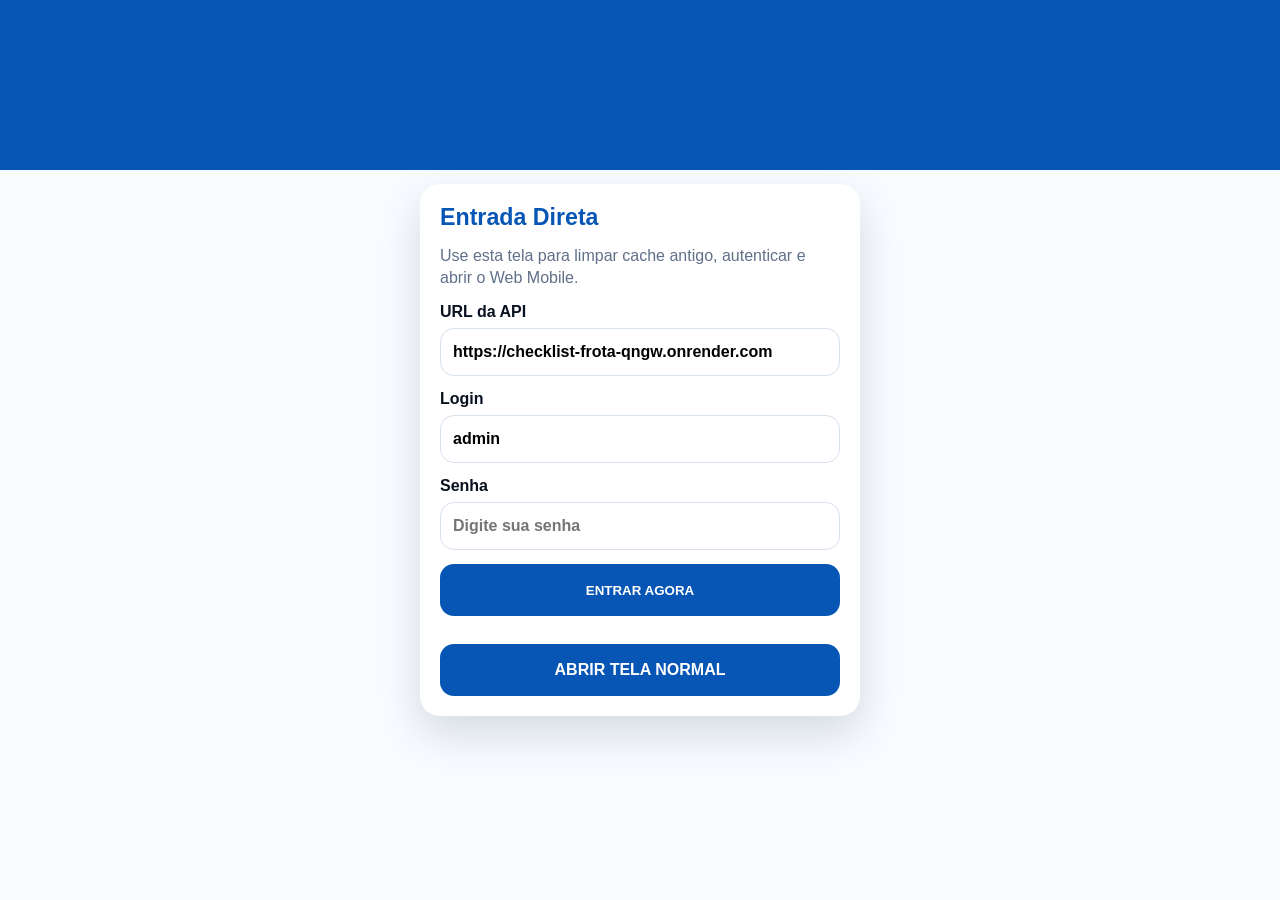
<file: web_app/entrar-direto.html>
<!DOCTYPE html>
<html lang="pt-BR">
<head>
    <meta charset="UTF-8">
    <meta name="viewport" content="width=device-width, initial-scale=1.0">
    <title>Entrada Direta - Checklist Live</title>
    <style>
        * {
            box-sizing: border-box;
        }
        body {
            margin: 0;
            min-height: 100vh;
            display: grid;
            place-items: center;
            font-family: Arial, sans-serif;
            background: linear-gradient(180deg, #0756b5 0 170px, #f8fbff 170px);
            color: #08111f;
        }
        main {
            width: min(92vw, 440px);
            display: grid;
            gap: 14px;
            padding: 20px;
            border-radius: 20px;
            background: #fff;
            box-shadow: 0 18px 44px rgba(9, 26, 52, 0.14);
        }
        h1 {
            margin: 0;
            color: #0756b5;
            font-size: 1.45rem;
        }
        label {
            display: grid;
            gap: 7px;
            font-weight: 800;
        }
        input {
            width: 100%;
            min-height: 48px;
            padding: 12px;
            border: 1px solid #d7e1ec;
            border-radius: 14px;
            font: inherit;
        }
        button,
        a {
            min-height: 52px;
            display: grid;
            place-items: center;
            border: 0;
            border-radius: 14px;
            background: #0756b5;
            color: #fff;
            text-decoration: none;
            font-weight: 900;
            cursor: pointer;
        }
        p {
            margin: 0;
            color: #607089;
            line-height: 1.4;
        }
        .error {
            color: #b91c1c;
            font-weight: 800;
        }
    </style>
</head>
<body>
    <main>
        <h1>Entrada Direta</h1>
        <p>Use esta tela para limpar cache antigo, autenticar e abrir o Web Mobile.</p>
        <label>
            URL da API
            <input id="api" type="url" value="https://checklist-frota-qngw.onrender.com">
        </label>
        <label>
            Login
            <input id="login" type="text" value="admin">
        </label>
        <label>
            Senha
            <input id="senha" type="password" placeholder="Digite sua senha">
        </label>
        <button id="entrar" type="button">ENTRAR AGORA</button>
        <p id="status"></p>
        <a href="./?app=web-mobile">ABRIR TELA NORMAL</a>
    </main>
    <script>
        async function clearAppCache() {
            const appCachePrefix = "cf-checklist-frota";
            if ("serviceWorker" in navigator) {
                const registrations = await navigator.serviceWorker.getRegistrations();
                await Promise.all(registrations.map((registration) => registration.unregister()));
            }
            if ("caches" in window) {
                const names = await caches.keys();
                await Promise.all(
                    names
                        .filter((name) => name.startsWith(appCachePrefix))
                        .map((name) => caches.delete(name))
                );
            }
        }

        document.getElementById("entrar").addEventListener("click", async () => {
            const button = document.getElementById("entrar");
            const status = document.getElementById("status");
            const api = document.getElementById("api").value.replace(/\/$/, "");
            button.disabled = true;
            button.textContent = "ENTRANDO...";
            status.className = "";
            status.textContent = "Limpando cache e conectando na API...";
            try {
                await clearAppCache();
                localStorage.removeItem("token");
                localStorage.removeItem("user");
                localStorage.setItem("apiBaseUrl", api);

                const response = await fetch(`${api}/login`, {
                    method: "POST",
                    headers: { "Content-Type": "application/json" },
                    body: JSON.stringify({
                        login: document.getElementById("login").value.trim(),
                        senha: document.getElementById("senha").value,
                    }),
                });
                const body = await response.json().catch(() => ({}));
                if (!response.ok) {
                    throw new Error(body.error || "Erro de acesso.");
                }
                const payload = Object.prototype.hasOwnProperty.call(body, "data") ? body.data : body;
                localStorage.setItem("token", payload.token);
                localStorage.setItem("user", JSON.stringify(payload.user));
                localStorage.setItem("sessionLastActivityAt", String(Date.now()));
                localStorage.removeItem("sessionStartedAt");
                status.textContent = "Login OK. Abrindo sistema...";
                window.location.href = "./?app=web-mobile&login=ok";
            } catch (error) {
                status.className = "error";
                status.textContent = error.message || "Nao foi possivel entrar.";
                button.disabled = false;
                button.textContent = "ENTRAR AGORA";
            }
        });
    </script>
</body>
</html>
</file>
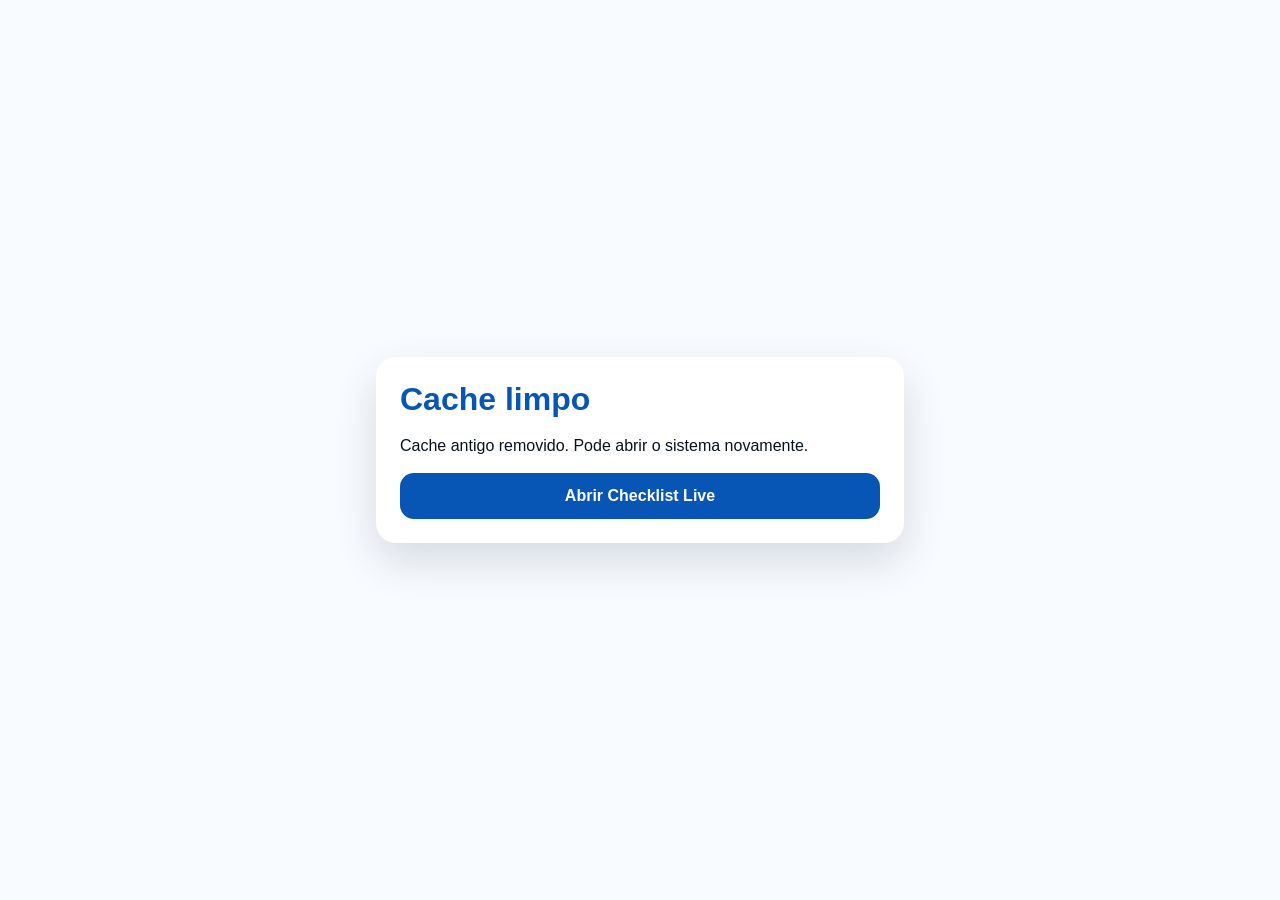
<file: web_app/limpar-cache.html>
<!DOCTYPE html>
<html lang="pt-BR">
<head>
    <meta charset="UTF-8">
    <meta name="viewport" content="width=device-width, initial-scale=1.0">
    <title>Limpar Cache - Checklist Live</title>
    <style>
        body {
            margin: 0;
            min-height: 100vh;
            display: grid;
            place-items: center;
            font-family: Arial, sans-serif;
            background: #f8fbff;
            color: #08111f;
        }
        main {
            width: min(92vw, 480px);
            padding: 24px;
            border-radius: 20px;
            background: #fff;
            box-shadow: 0 18px 44px rgba(9, 26, 52, 0.14);
        }
        h1 {
            margin: 0 0 10px;
            color: #0756b5;
        }
        p {
            line-height: 1.45;
        }
        a {
            display: block;
            margin-top: 16px;
            padding: 14px;
            border-radius: 14px;
            background: #0756b5;
            color: #fff;
            text-align: center;
            text-decoration: none;
            font-weight: 800;
        }
    </style>
</head>
<body>
    <main>
        <h1>Cache limpo</h1>
        <p id="status">Limpando cache do PWA...</p>
        <a href="./?app=web-mobile">Abrir Checklist Live</a>
    </main>
    <script>
        (async () => {
            try {
                const appCachePrefix = "cf-checklist-frota";
                if ("serviceWorker" in navigator) {
                    const registrations = await navigator.serviceWorker.getRegistrations();
                    await Promise.all(registrations.map((registration) => registration.unregister()));
                }
                if ("caches" in window) {
                    const names = await caches.keys();
                    await Promise.all(
                        names
                            .filter((name) => name.startsWith(appCachePrefix))
                            .map((name) => caches.delete(name))
                    );
                }
                localStorage.removeItem("token");
                localStorage.removeItem("user");
                document.getElementById("status").textContent = "Cache antigo removido. Pode abrir o sistema novamente.";
            } catch (error) {
                document.getElementById("status").textContent = "Nao foi possivel limpar tudo. Abra em aba anonima e tente novamente.";
            }
        })();
    </script>
</body>
</html>
</file>
<file: web_app/static/css/styles.css>
:root {
    --ink: #08111f;
    --muted: #607089;
    --muted-strong: #415168;
    --line: rgba(122, 140, 166, 0.22);
    --line-strong: rgba(122, 140, 166, 0.34);
    --page: #0756b5;
    --page-top: #0756b5;
    --page-mid: #d8dee6;
    --page-bottom: #edf1f5;
    --hero-band-end: 248px;
    --card: #ffffff;
    --card-soft: #f7f9fc;
    --card-muted: #edf1f5;
    --blue: #0756b5;
    --blue-soft: #e8f2ff;
    --green: #10b981;
    --green-soft: #e7f8f1;
    --red: #ef4444;
    --red-soft: #fff0f0;
    --amber: #f59e0b;
    --focus-ring: rgba(7, 86, 181, 0.18);
    --shadow-soft: 0 8px 20px rgba(15, 23, 42, 0.04);
    --shadow: 0 12px 30px rgba(15, 23, 42, 0.06);
    --shadow-float: 0 14px 32px rgba(15, 23, 42, 0.07);
    --radius: 20px;
    --radius-md: 16px;
    --radius-sm: 13px;
    --history-frota-col-width: 92px;
    --history-count-col-width: 30px;

    /* Tokens visuais compartilhados pelos módulos Web. */
    --theme-page-bg: #f3f5f7;
    --theme-surface: #ffffff;
    --theme-surface-soft: #f8fafc;
    --theme-surface-muted: #edf5ff;
    --theme-surface-elevated: #ffffff;
    --theme-input: #f8fbff;
    --theme-text: #182b42;
    --theme-text-strong: #102d4a;
    --theme-text-muted: #60758d;
    --theme-text-subtle: #667b92;
    --theme-accent: #0756b5;
    --theme-accent-strong: #0b65c2;
    --theme-accent-contrast: #ffffff;
    --theme-border: #dce4ec;
    --theme-border-strong: #c9d7e5;
    --theme-hover: #eef6ff;
    --theme-hover-strong: #edf5ff;
    --theme-table-header: #eef2f6;
    --theme-accent-warm: #b45309;
    --theme-shadow: 0 5px 15px rgba(25, 50, 78, .06);
    --theme-shadow-floating: 0 18px 38px rgba(15, 35, 58, .18);
    --theme-backdrop: rgba(3, 8, 14, .82);

    /* Escada única de camadas: quanto maior, mais à frente fica o elemento. */
    --layer-pull-refresh: 6;
    --layer-sticky-content: 20;
    --layer-topbar: 80;
    --layer-dropdown: 90;
    --layer-floating-panel: 100;
    --layer-notifications: 105;
    --layer-toast: 110;
    --layer-modal: 120;
    --layer-modal-content: 121;

    /* Estados operacionais: mesmos significados em todos os módulos. */
    --state-available-bg: #d9f5e8;
    --state-available-text: #08734f;
    --state-available-border: #15966b;
    --state-blocked-bg: #fff0cf;
    --state-blocked-text: #8a5c00;
    --state-blocked-border: #d99100;
    --state-completed-bg: #dff5e8;
    --state-completed-text: #137a40;
    --state-completed-border: #168a4b;
    --state-critical-bg: #fee2e2;
    --state-critical-text: #b42318;
    --state-critical-border: #dc2626;
    --state-progress-bg: #def4ff;
    --state-progress-text: #0b638f;
    --state-progress-border: #0b65c2;
    --state-planned-bg: #eef2f6;
    --state-planned-text: #52677f;
    --state-planned-border: #94a3b8;
    --state-scheduled-bg: #e8f2ff;
    --state-scheduled-text: #0756b5;
    --state-scheduled-border: #0b65c2;
    --state-attention-bg: #fff4d6;
    --state-attention-text: #936200;
    --state-attention-border: #ca8a04;
    --state-unavailable-bg: #fde2e2;
    --state-unavailable-text: #9f2020;
    --state-unavailable-border: #d33737;
    --state-maintenance-bg: #e5e7eb;
    --state-maintenance-text: #40566f;
    --state-maintenance-border: #40566f;
}

/* Tema escuro: contraste alto para operação noturna, sem alterar os estados de negócio. */
html[data-theme="dark"],
body[data-theme="dark"],
body[data-theme="dark"] .mobile-shell {
    color-scheme: dark;
    background: #0b1118 !important;
    color: #e8eef7;
}

body[data-theme="dark"] {
    --ink: #e8eef7;
    --muted: #a9b9cc;
    --muted-strong: #c5d2e1;
    --line: rgba(154, 177, 204, .25);
    --line-strong: rgba(154, 177, 204, .42);
    --card: #151f2c;
    --card-soft: #182332;
    --card-muted: #202d3d;
    --blue-soft: #173d67;
    --red-soft: #49252c;
    --green-soft: #143d31;
    --shadow-soft: 0 8px 20px rgba(0, 0, 0, .2);
    --shadow: 0 12px 30px rgba(0, 0, 0, .28);
    --shadow-float: 0 14px 32px rgba(0, 0, 0, .34);

    --theme-page-bg: #0b1118;
    --theme-surface: #151f2c;
    --theme-surface-soft: #182534;
    --theme-surface-muted: #1c3048;
    --theme-surface-elevated: #172332;
    --theme-input: #182534;
    --theme-text: #e8eef7;
    --theme-text-strong: #e8eef7;
    --theme-text-muted: #a9b9cc;
    --theme-text-subtle: #b5c6d9;
    --theme-accent: #9ecbff;
    --theme-accent-strong: #0b74e8;
    --theme-accent-contrast: #102d4a;
    --theme-border: #344a62;
    --theme-border-strong: #40566f;
    --theme-hover: #274563;
    --theme-hover-strong: #203d5e;
    --theme-table-header: #223247;
    --theme-accent-warm: #ffd36a;
    --theme-shadow: 0 5px 15px rgba(0, 0, 0, .26);
    --theme-shadow-floating: 0 20px 42px rgba(0, 0, 0, .42);
    --theme-backdrop: rgba(3, 8, 14, .82);

    --state-available-bg: #143d31;
    --state-available-text: #8ee8c2;
    --state-available-border: #2fbf8a;
    --state-blocked-bg: #49351a;
    --state-blocked-text: #ffd98a;
    --state-blocked-border: #d8a23a;
    --state-completed-bg: #153d2d;
    --state-completed-text: #9be6ba;
    --state-completed-border: #43c57f;
    --state-critical-bg: #4b252c;
    --state-critical-text: #ffb7bd;
    --state-critical-border: #e66a76;
    --state-progress-bg: #163b59;
    --state-progress-text: #9fd7ff;
    --state-progress-border: #4aa9e8;
    --state-planned-bg: #263342;
    --state-planned-text: #c7d5e5;
    --state-planned-border: #6b7f93;
    --state-scheduled-bg: #173d67;
    --state-scheduled-text: #b9dcff;
    --state-scheduled-border: #4f9be3;
    --state-attention-bg: #49351a;
    --state-attention-text: #ffd98a;
    --state-attention-border: #d8a23a;
    --state-unavailable-bg: #4b252c;
    --state-unavailable-text: #ffb7bd;
    --state-unavailable-border: #e66a76;
    --state-maintenance-bg: #273646;
    --state-maintenance-text: #c7d5e5;
    --state-maintenance-border: #6b7f93;
}

/* Componente visual padrão para qualquer painel que flutue sobre a tela. */
.floating-panel {
    box-sizing: border-box;
    display: grid;
    gap: 8px;
    max-width: calc(100vw - 24px);
    max-height: min(70dvh, 560px);
    padding: 12px;
    overflow: auto;
    z-index: var(--layer-floating-panel);
    border: 1px solid var(--theme-border);
    border-radius: 14px;
    background: var(--theme-surface-elevated);
    color: var(--theme-text);
    box-shadow: var(--theme-shadow-floating);
}

/* Variantes do componente: use junto de .floating-panel. */
.floating-panel--compact {
    width: min(320px, calc(100vw - 24px));
    max-height: min(380px, calc(100dvh - 48px));
    padding: 8px;
    gap: 6px;
    border-radius: 10px;
}

.floating-panel--wide {
    width: min(760px, calc(100vw - 24px));
    max-height: min(72dvh, 680px);
}

.floating-panel--fullscreen {
    position: fixed;
    inset: max(12px, env(safe-area-inset-top)) max(12px, env(safe-area-inset-right)) max(12px, env(safe-area-inset-bottom)) max(12px, env(safe-area-inset-left));
    width: auto;
    max-width: none;
    max-height: none;
    min-height: 0;
    border-radius: 18px;
    z-index: var(--layer-floating-panel);
}

@media (max-width: 640px) {
    .floating-panel--wide {
        width: calc(100vw - 16px);
    }

    .floating-panel--fullscreen {
        inset: max(8px, env(safe-area-inset-top)) 8px max(8px, env(safe-area-inset-bottom)) 8px;
        border-radius: 12px;
    }
}

body[data-theme="dark"] .app-topbar {
    border-color: #33465d !important;
    background: rgba(20, 30, 43, .96) !important;
    box-shadow: 0 10px 26px rgba(0, 0, 0, .32) !important;
}

body[data-theme="dark"] .topbar-brand,
body[data-theme="dark"] .topbar-brand strong,
body[data-theme="dark"] .topbar-module-trigger,
body[data-theme="dark"] .topbar-user-copy strong,
body[data-theme="dark"] .topbar-logout-button { color: var(--theme-text) !important; }
body[data-theme="dark"] .topbar-brand em,
body[data-theme="dark"] .topbar-user-copy em { color: #a9b9cc !important; }
body[data-theme="dark"] .topbar-navigation { border-top-color: #33465d !important; }
body[data-theme="dark"] .topbar-module-trigger { border-right-color: #33465d !important; }
body[data-theme="dark"] .topbar-module-trigger:hover,
body[data-theme="dark"] .topbar-module.is-open .topbar-module-trigger { background: #1d3958 !important; color: #9ecbff !important; }
body[data-theme="dark"] .topbar-dropdown { border-color: #3b526d !important; background: #172332 !important; box-shadow: 0 20px 42px rgba(0, 0, 0, .42) !important; }
body[data-theme="dark"] .topbar-dropdown-title { color: #9eb3ca !important; }
body[data-theme="dark"] .topbar-dropdown button { color: #e8eef7 !important; }
body[data-theme="dark"] .topbar-dropdown button:hover,
body[data-theme="dark"] .topbar-dropdown button:focus-visible,
body[data-theme="dark"] .topbar-dropdown button.is-active { background: #203d5e !important; }
body[data-theme="dark"] .topbar-dropdown button strong { color: #e8eef7 !important; }
body[data-theme="dark"] .topbar-dropdown button em { color: #a9b9cc !important; }
body[data-theme="dark"] .topbar-dropdown button > b { background: #244d78 !important; color: #b9dcff !important; }

body[data-theme="dark"] .theme-toggle-button {
    border-color: #46617d;
    background: #1b2b3d;
    color: #ffd36a;
}
body[data-theme="dark"] .theme-toggle-button:hover { background: #274563; color: #ffffff; }

body[data-theme="dark"] .screen-heading h2,
body[data-theme="dark"] .screen-heading-note,
body[data-theme="dark"] .module-header strong,
body[data-theme="dark"] .module-header span,
body[data-theme="dark"] .module-header em,
body[data-theme="dark"] .list-toolbar,
body[data-theme="dark"] .list-toolbar strong,
body[data-theme="dark"] .list-toolbar span,
body[data-theme="dark"] label > span { color: #e8eef7 !important; }
body[data-theme="dark"] .screen-heading-note,
body[data-theme="dark"] .module-header em,
body[data-theme="dark"] label > span { color: #a9b9cc !important; }

body[data-theme="dark"] input,
body[data-theme="dark"] textarea,
body[data-theme="dark"] select {
    border-color: #40566f !important;
    background: #182534 !important;
    color: #e8eef7 !important;
}
body[data-theme="dark"] input::placeholder,
body[data-theme="dark"] textarea::placeholder { color: #8fa4bb !important; }
body[data-theme="dark"] option { background: #182534; color: #e8eef7; }

body[data-theme="dark"] .menu-card,
body[data-theme="dark"] .vehicle-card,
body[data-theme="dark"] .activity-card,
body[data-theme="dark"] .checklist-card,
body[data-theme="dark"] .checklist-group-card,
body[data-theme="dark"] .module-report-card,
body[data-theme="dark"] .module-header,
body[data-theme="dark"] .list-toolbar,
body[data-theme="dark"] .progress-card,
body[data-theme="dark"] .summary-card div,
body[data-theme="dark"] .sync-panel,
body[data-theme="dark"] .module-section,
body[data-theme="dark"] .module-reports-intro,
body[data-theme="dark"] .history-filter-card,
body[data-theme="dark"] .app-modal-card {
    border-color: #344a62 !important;
    background: #151f2c !important;
    color: #e8eef7 !important;
    box-shadow: 0 10px 25px rgba(0, 0, 0, .26) !important;
}
body[data-theme="dark"] .menu-card strong,
body[data-theme="dark"] .menu-card em,
body[data-theme="dark"] .module-report-card strong,
body[data-theme="dark"] .module-report-card em,
body[data-theme="dark"] .activity-card strong,
body[data-theme="dark"] .activity-card span,
body[data-theme="dark"] .activity-card em,
body[data-theme="dark"] .progress-card strong,
body[data-theme="dark"] .progress-card span { color: #e8eef7 !important; }
body[data-theme="dark"] .menu-card em,
body[data-theme="dark"] .module-report-card em,
body[data-theme="dark"] .activity-card em { color: #a9b9cc !important; }
body[data-theme="dark"] .module-group-heading,
body[data-theme="dark"] .menu-group-heading { border-color: #344a62 !important; color: #c7d5e5 !important; }

body[data-theme="dark"] .history-table thead th,
body[data-theme="dark"] .absenteeism-table thead th,
body[data-theme="dark"] .schedule-table thead th,
body[data-theme="dark"] .maintenance-dashboard-table th { background: #223247 !important; color: #dce9f7 !important; border-color: #40566f !important; }
body[data-theme="dark"] .history-table tbody td,
body[data-theme="dark"] .absenteeism-table tbody td,
body[data-theme="dark"] .schedule-table tbody td,
body[data-theme="dark"] .maintenance-dashboard-table tbody td { border-color: #33485f !important; color: #dce9f7 !important; }
body[data-theme="dark"] .history-table tbody tr:hover td,
body[data-theme="dark"] .absenteeism-table tbody tr:hover td,
body[data-theme="dark"] .schedule-table tbody tr:hover td,
body[data-theme="dark"] .maintenance-dashboard-table tbody tr:hover td { background: #1c3048 !important; }

body[data-theme="dark"] .availability-filter-panel,
body[data-theme="dark"] .availability-summary article,
body[data-theme="dark"] .availability-card,
body[data-theme="dark"] .availability-action-panel { border-color: #344a62 !important; background: #151f2c !important; color: #e8eef7 !important; }
body[data-theme="dark"] .availability-card > header { background: linear-gradient(120deg, #1d3044, #172332) !important; }
body[data-theme="dark"] .availability-card header span,
body[data-theme="dark"] .availability-card header em,
body[data-theme="dark"] .availability-reading span,
body[data-theme="dark"] .availability-reading small,
body[data-theme="dark"] .availability-form-grid label > span,
body[data-theme="dark"] .availability-action-panel > summary small { color: #a9b9cc !important; }
body[data-theme="dark"] .availability-card header strong,
body[data-theme="dark"] .availability-reading strong,
body[data-theme="dark"] .availability-action-panel > summary,
body[data-theme="dark"] .availability-action-panel > summary strong { color: #e8eef7 !important; }
body[data-theme="dark"] .availability-reading,
body[data-theme="dark"] .availability-action-panel { border-color: #344a62 !important; }
body[data-theme="dark"] .availability-action-panel[open] > summary { background: #1c3048 !important; }
body[data-theme="dark"] .availability-family-tabs { background: #203247 !important; }
body[data-theme="dark"] .availability-family-tab { color: #b7c8db !important; }

body[data-theme="dark"] #admin-settings-feedback-content,
body[data-theme="dark"] #admin-settings-feedback-content > span,
body[data-theme="dark"] #admin-settings-feedback-content > strong { background: #151f2c !important; color: #e8eef7 !important; }
body[data-theme="dark"] .admin-settings-user-row { border-color: #344a62; background: #1b2a3b; }
body[data-theme="dark"] .admin-settings-user-identity strong,
body[data-theme="dark"] .admin-settings-user-meta span { color: #e8eef7; }
body[data-theme="dark"] .admin-settings-user-identity span,
body[data-theme="dark"] .admin-settings-user-meta b { color: #a9b9cc; }

body[data-theme="dark"] .app-modal-backdrop { background: rgba(3, 8, 14, .82) !important; }
body[data-theme="dark"] .app-modal-header h3,
body[data-theme="dark"] .app-modal-header p,
body[data-theme="dark"] .modal-help { color: #e8eef7 !important; }

@media (max-width: 759px) {
    .theme-toggle-button { width: 34px; height: 34px; }
}

* {
    box-sizing: border-box;
}

html {
    height: 100%;
    min-height: 100%;
    background: var(--page);
    overflow-x: hidden;
    overflow-y: hidden;
    scroll-behavior: smooth;
    touch-action: pan-y;
}

body {
    margin: 0;
    height: 100%;
    min-height: 100%;
    font-family: "Bahnschrift", "Segoe UI Variable Text", "Segoe UI", sans-serif;
    background: var(--page);
    color: var(--ink);
    overflow-x: hidden;
    overflow-y: hidden;
    line-height: 1.45;
    overscroll-behavior-y: auto;
    touch-action: pan-y;
}

/* Fundo operacional único: azul sólido em toda a navegação Web Mobile. */
html,
body,
.mobile-shell {
    background-color: #0756b5;
    background-image: none;
}

body.entry-screen {
    background: var(--page);
}

body.modal-open {
    overflow: hidden;
}

body.modal-open .mobile-shell {
    overflow: hidden;
}

/* Modais precisam sair da pilha criada pelo efeito de puxar/rolar a shell.
   Sem isso, a barra sticky (z-index 80) fica por cima do formulário. */
body.modal-open .mobile-shell > :not(.pull-refresh-indicator) {
    transform: none;
}

body.first-access-only #home-screen { visibility: hidden; }
body.first-access-only .app-modal-backdrop { background: rgba(7, 86, 181, 0.94); }

button,
input,
textarea {
    font: inherit;
}

button {
    -webkit-tap-highlight-color: transparent;
    transition: transform 0.18s ease, box-shadow 0.18s ease, background 0.18s ease, border-color 0.18s ease, color 0.18s ease, opacity 0.18s ease;
    touch-action: manipulation;
}

button:active {
    transform: translateY(1px);
}

button:disabled {
    cursor: not-allowed;
    transform: none;
}

.mobile-shell {
    --pull-distance: 0px;
    width: min(100%, 1120px);
    min-height: 100dvh;
    height: 100dvh;
    margin: 0 auto;
    padding: max(12px, env(safe-area-inset-top)) clamp(10px, 3vw, 28px) calc(34px + env(safe-area-inset-bottom));
    overflow-x: hidden;
    overflow-y: auto;
    overscroll-behavior-y: auto;
    -webkit-overflow-scrolling: touch;
    scrollbar-width: none;
}

.mobile-shell::-webkit-scrollbar {
    width: 0;
    height: 0;
}

.mobile-shell > :not(.pull-refresh-indicator) {
    transform: translateY(var(--pull-distance));
    transition: transform 0.18s ease;
}

.mobile-shell.is-pulling > :not(.pull-refresh-indicator) {
    transition: none;
}

.pull-refresh-indicator {
    position: sticky;
    top: 8px;
    z-index: var(--layer-pull-refresh);
    width: fit-content;
    margin: 0 auto -18px;
    padding: 8px 14px;
    border-radius: 999px;
    background: rgba(8, 17, 31, 0.86);
    color: #ffffff;
    font-size: 0.74rem;
    font-weight: 900;
    letter-spacing: 0.05em;
    opacity: 0;
    pointer-events: none;
    transform: translateY(calc(var(--pull-distance) - 14px));
    transition: opacity 0.18s ease, transform 0.18s ease;
}

/* Navegação corporativa: reúne os módulos e evita que o operador procure uma tela no painel inicial. */
.app-topbar {
    position: sticky;
    top: max(6px, env(safe-area-inset-top));
    z-index: var(--layer-topbar);
    width: 100%;
    margin: 0 auto 12px;
    overflow: visible;
    border: 1px solid rgba(255, 255, 255, .44);
    border-radius: 17px;
    background: rgba(248, 252, 255, .94);
    box-shadow: 0 14px 30px rgba(0, 38, 88, .16);
    -webkit-backdrop-filter: blur(16px) saturate(130%);
    backdrop-filter: blur(16px) saturate(130%);
}

.topbar-main-row {
    display: flex;
    align-items: center;
    justify-content: space-between;
    gap: 12px;
    min-height: 58px;
    padding: 8px 12px;
}

.topbar-brand {
    display: inline-flex;
    align-items: center;
    gap: 9px;
    min-width: 0;
    padding: 0;
    border: 0;
    background: transparent;
    color: #09284f;
    cursor: pointer;
    text-align: left;
}

.topbar-brand img {
    width: 35px;
    height: 35px;
    border-radius: 11px;
    object-fit: cover;
    box-shadow: 0 5px 12px rgba(0, 58, 145, .18);
}

.topbar-brand span { display: grid; min-width: 0; gap: 1px; }
.topbar-brand strong { color: #0a3e82; font-size: .87rem; letter-spacing: .04em; }
.topbar-brand em { overflow: hidden; max-width: 300px; color: #627894; font-size: .63rem; font-style: normal; font-weight: 780; letter-spacing: .05em; text-overflow: ellipsis; white-space: nowrap; }

.topbar-mobile-toggle {
    display: none;
    align-items: center;
    gap: 8px;
    min-height: 38px;
    padding: 0 11px;
    border: 1px solid rgba(7, 86, 181, .18);
    border-radius: 10px;
    background: #edf5ff;
    color: #0756b5;
    font-size: .68rem;
    font-weight: 900;
    letter-spacing: .07em;
}

.topbar-mobile-toggle i,
.topbar-module-trigger i {
    display: inline-block;
    width: 7px;
    height: 7px;
    border-right: 2px solid currentColor;
    border-bottom: 2px solid currentColor;
    transform: rotate(45deg) translateY(-2px);
    transition: transform .18s ease;
}

.topbar-mobile-toggle[aria-expanded="true"] i,
.topbar-module.is-open .topbar-module-trigger i { transform: rotate(225deg) translate(-2px, -1px); }

.topbar-navigation {
    display: flex;
    align-items: stretch;
    justify-content: space-between;
    min-height: 47px;
    border-top: 1px solid rgba(112, 144, 182, .18);
}

.topbar-module { position: relative; min-width: 0; }
.topbar-module.is-empty { display: none; }

.topbar-module-trigger {
    display: inline-flex;
    align-items: center;
    justify-content: center;
    gap: 8px;
    width: 100%;
    min-height: 46px;
    padding: 0 13px;
    border: 0;
    border-right: 1px solid rgba(112, 144, 182, .12);
    background: transparent;
    color: #405b7d;
    font-size: .67rem;
    font-weight: 900;
    letter-spacing: .055em;
    white-space: nowrap;
}

.topbar-module:first-child .topbar-module-trigger { border-bottom-left-radius: 16px; }
.topbar-module:last-child .topbar-module-trigger { border-right: 0; border-bottom-right-radius: 16px; }
.topbar-module-trigger:hover,
.topbar-module.is-open .topbar-module-trigger { background: #eaf3ff; color: #0756b5; }

.topbar-dropdown {
    position: absolute;
    top: calc(100% + 7px);
    left: 0;
    z-index: var(--layer-dropdown);
    display: grid;
    width: min(360px, calc(100vw - 32px));
    max-height: min(620px, calc(100dvh - 110px));
    gap: 3px;
    padding: 12px;
    overflow-y: auto;
    border: 1px solid rgba(153, 182, 218, .48);
    border-radius: 16px;
    background: rgba(253, 254, 255, .98);
    box-shadow: 0 24px 48px rgba(0, 35, 78, .22);
    opacity: 0;
    visibility: hidden;
    pointer-events: none;
    transform: translateY(-6px);
    transition: opacity .16s ease, transform .16s ease, visibility .16s ease;
}

.topbar-module:last-child .topbar-dropdown { right: 0; left: auto; }
.topbar-module:hover .topbar-dropdown,
.topbar-module:focus-within .topbar-dropdown,
.topbar-module.is-open .topbar-dropdown {
    opacity: 1;
    visibility: visible;
    pointer-events: auto;
    transform: translateY(0);
}

.topbar-dropdown-title {
    padding: 3px 8px 8px;
    color: #69809d;
    font-size: .62rem;
    font-weight: 950;
    letter-spacing: .11em;
}

.topbar-dropdown button {
    display: grid;
    grid-template-columns: 31px minmax(0, 1fr);
    align-items: start;
    gap: 9px;
    width: 100%;
    padding: 8px;
    border: 0;
    border-radius: 11px;
    background: transparent;
    color: #183c67;
    text-align: left;
}

.topbar-dropdown button:hover,
.topbar-dropdown button:focus-visible,
.topbar-dropdown button.is-active { background: #eaf4ff; outline: none; }
.topbar-dropdown button > b { display: grid; place-items: center; min-height: 30px; border-radius: 9px; background: #dcecff; color: #0756b5; font-size: .59rem; font-weight: 950; }
.topbar-dropdown button > span { display: grid; gap: 2px; min-width: 0; }
.topbar-dropdown button strong { color: #12385f; font-size: .76rem; line-height: 1.2; }
.topbar-dropdown button em { color: #68809f; font-size: .66rem; font-style: normal; line-height: 1.28; }

@media (max-width: 960px) and (min-width: 861px) {
    .topbar-navigation { justify-content: flex-start; overflow-x: auto; scrollbar-width: none; }
    .topbar-navigation::-webkit-scrollbar { display: none; }
    .topbar-module { flex: 0 0 auto; }
}

@media (max-width: 860px), (hover: none) {
    .app-topbar { top: 0; margin: 0 0 10px; border-radius: 0 0 15px 15px; }
    .topbar-main-row { min-height: 56px; padding: 8px 13px; }
    .topbar-brand img { width: 32px; height: 32px; border-radius: 10px; }
    .topbar-brand em { max-width: 190px; }
    .topbar-mobile-toggle { display: inline-flex; }
    .topbar-navigation { display: none; max-height: min(72dvh, 650px); overflow-y: auto; border-top-color: rgba(112, 144, 182, .18); }
    .topbar-navigation.is-open { display: grid; align-content: start; }
    .topbar-module { display: grid; border-bottom: 1px solid rgba(112, 144, 182, .13); }
    .topbar-module:last-child { border-bottom: 0; }
    .topbar-module-trigger { justify-content: space-between; min-height: 51px; padding: 0 17px; border: 0; color: #173f6d; font-size: .71rem; }
    .topbar-module:first-child .topbar-module-trigger,
    .topbar-module:last-child .topbar-module-trigger { border-radius: 0; }
    .topbar-dropdown { position: static; display: none; width: auto; max-height: none; gap: 4px; padding: 4px 12px 12px; overflow: visible; border: 0; border-radius: 0; background: #f4f9ff; box-shadow: none; opacity: 1; visibility: visible; pointer-events: auto; transform: none; }
    .topbar-module:hover .topbar-dropdown,
    .topbar-module:focus-within .topbar-dropdown { display: none; }
    .topbar-module.is-open .topbar-dropdown { display: grid; }
    .topbar-dropdown-title { padding-top: 6px; }
    .topbar-dropdown button { padding: 9px 8px; }
    .topbar-dropdown button strong { font-size: .78rem; }
    .topbar-dropdown button em { font-size: .68rem; }
}

.mobile-shell.is-pulling .pull-refresh-indicator,
.mobile-shell.pull-refresh-ready .pull-refresh-indicator,
.mobile-shell.pull-refresh-loading .pull-refresh-indicator {
    opacity: 1;
}

.screen-heading h2,
.success-screen h2 {
    margin: 0;
    letter-spacing: 0;
    font-family: "Segoe UI Variable Display", "Bahnschrift SemiBold", "Bahnschrift", sans-serif;
}

.overline {
    display: none;
}

.app-main {
    display: grid;
    gap: 14px;
    min-width: 0;
}

.screen {
    width: 100%;
    max-width: 760px;
    margin: 0 auto;
    min-width: 0;
    overflow-x: hidden;
    padding-bottom: calc(10px + env(safe-area-inset-bottom));
}

.hidden,
.hidden-by-filter {
    display: none !important;
}

.login-card,
.success-screen {
    background: var(--card);
    border: 1px solid rgba(122, 140, 166, 0.14);
    border-radius: var(--radius);
    box-shadow: var(--shadow-float);
}

.login-card {
    display: grid;
    gap: 18px;
    padding: 14px;
    margin-top: 10px;
}

.login-hero {
    display: flex;
    align-items: center;
    justify-content: center;
    gap: 0;
    padding: 22px;
    border-radius: 18px;
    color: #ffffff;
    background:
        linear-gradient(135deg, rgba(255, 255, 255, 0.10), rgba(255, 255, 255, 0.02)),
        linear-gradient(135deg, #0756b5, #087d76);
}

.login-hero h2 {
    margin: 0;
    font-size: 1.72rem;
    line-height: 1.05;
}

.login-hero-logo {
    display: block;
    width: min(100%, 260px);
    margin: 0;
    border-radius: 12px;
    box-shadow: 0 18px 36px rgba(2, 21, 54, 0.20);
}

.login-hero.logo-only {
    min-height: 174px;
}

.login-hero span {
    display: block;
    margin-top: 8px;
    color: rgba(255, 255, 255, 0.82);
    font-size: 0.92rem;
    line-height: 1.35;
}

.login-badge {
    display: grid;
    place-items: center;
    min-width: 58px;
    height: 58px;
    border-radius: 18px;
    background: rgba(255, 255, 255, 0.16);
    border: 1px solid rgba(255, 255, 255, 0.20);
    font-weight: 950;
}

.form-fields {
    display: grid;
    gap: 14px;
}

label span,
.search-box span {
    display: block;
    margin-bottom: 8px;
    color: #ffffff;
    font-size: 0.8rem;
    font-weight: 850;
    letter-spacing: 0.04em;
}

input,
textarea,
select {
    width: 100%;
    border: 1px solid rgba(122, 140, 166, 0.24);
    border-radius: 15px;
    background: #fbfdff;
    color: var(--ink);
    padding: 14px 15px;
    outline: none;
    box-shadow: inset 0 1px 0 rgba(255, 255, 255, 0.4);
}

input:focus,
textarea:focus,
select:focus {
    border-color: rgba(7, 86, 181, 0.55);
    background: #ffffff;
    box-shadow: 0 0 0 4px var(--focus-ring);
}

input::placeholder,
textarea::placeholder {
    color: #7d8aa0;
}

textarea {
    min-height: 86px;
    resize: vertical;
}

.primary-button,
.icon-button,
.share-button,
.status-button,
.module-tab,
.vehicle-card,
.menu-card,
.activity-card {
    border: 0;
    cursor: pointer;
    pointer-events: auto;
}

.primary-button {
    width: 100%;
    min-height: 54px;
    border-radius: 16px;
    border: 1px solid rgba(6, 45, 94, 0.08);
    background: linear-gradient(135deg, #0a58b8, #0b74e8 58%, #14919e 112%);
    color: #ffffff;
    font-size: 1rem;
    font-weight: 900;
    letter-spacing: 0.02em;
    box-shadow: 0 16px 28px rgba(7, 86, 181, 0.24);
}

.primary-button:disabled {
    opacity: 0.62;
}

.weekly-dsr-filter {
    padding: 14px;
    border: 1px solid rgba(122, 140, 166, 0.18);
    border-radius: 17px;
    background: #ffffff;
    box-shadow: 0 6px 16px rgba(15, 23, 42, 0.035);
}

.weekly-dsr-filter > label {
    color: var(--muted);
    font-size: 0.72rem;
    font-weight: 900;
}

.weekly-dsr-actions {
    display: grid;
    grid-template-columns: minmax(0, 1fr) auto;
    gap: 10px;
}

.weekly-dsr-actions input,
.weekly-dsr-actions button {
    min-height: 46px;
    border-radius: 12px;
}

.weekly-dsr-actions input {
    min-width: 0;
    padding: 0 12px;
    border: 1px solid #cbd5e1;
    color: var(--ink);
    font: inherit;
    font-weight: 800;
}

.secondary-button {
    padding: 0 14px;
    border: 1px solid #0b74e8;
    background: #ffffff;
    color: #0756b0;
    font: inherit;
    font-size: 0.78rem;
    font-weight: 900;
    cursor: pointer;
}

.weekly-dsr-choice {
    display: flex;
    align-items: center;
    gap: 9px;
    color: var(--muted);
    font-size: 0.76rem;
    font-weight: 800;
}

.weekly-dsr-choice input {
    width: 19px;
    height: 19px;
    accent-color: #0b74e8;
}

.weekly-dsr-card.is-blocked {
    opacity: 0.65;
    background: #f8fafc;
}

.weekly-dsr-save {
    margin-top: 14px;
}

.special-schedule-filter {
    padding: 14px;
    border: 1px solid rgba(122, 140, 166, 0.18);
    border-radius: 17px;
    background: #ffffff;
    box-shadow: 0 6px 16px rgba(15, 23, 42, 0.035);
}

.special-schedule-filter > label {
    color: var(--muted);
    font-size: 0.72rem;
    font-weight: 900;
}

.special-schedule-filter > input,
.special-schedule-filter > select {
    min-height: 46px;
    padding: 0 12px;
    border: 1px solid #cbd5e1;
    border-radius: 12px;
    color: var(--ink);
    background: #ffffff;
    font: inherit;
    font-weight: 800;
}

.special-schedule-choice {
    display: flex;
    align-items: center;
    gap: 9px;
    color: var(--muted);
    font-size: 0.76rem;
    font-weight: 800;
}

.special-schedule-choice input {
    width: 19px;
    height: 19px;
    accent-color: #0b74e8;
}

.special-schedule-dsr-field {
    display: grid;
    gap: 6px;
    color: var(--muted);
    font-size: 0.72rem;
    font-weight: 900;
}

.special-schedule-dsr-field input {
    min-height: 42px;
    padding: 0 10px;
    border: 1px solid #cbd5e1;
    border-radius: 10px;
    color: var(--ink);
    background: #ffffff;
    font: inherit;
    font-weight: 800;
}

.special-schedule-dsr-field small {
    color: var(--muted);
    font-size: 0.7rem;
}

.special-schedule-result-actions {
    display: grid;
    grid-template-columns: repeat(2, minmax(0, 1fr));
    gap: 8px;
}
.special-schedule-tools { display:grid; grid-template-columns:minmax(0,1fr) auto auto; gap:12px; margin:18px 0; }
.special-schedule-tools input { min-height:44px; padding:0 12px; border:1px solid #cbd5e1; border-radius:12px; font:inherit; }
.special-schedule-card { margin-top: 10px; padding: 18px; box-shadow: 0 12px 26px rgba(15,23,42,.10); }
.special-schedule-filter > label { color: #111827; text-shadow: none; }
.special-schedule-filter { background: transparent; border-color: rgba(255,255,255,.35); box-shadow:none; }
@media print { body * { visibility:hidden; } #special-schedule-screen, #special-schedule-screen * { visibility:visible; } #special-schedule-screen { position:absolute; inset:0; background:#fff; color:#000; } .icon-button,.primary-button,.special-schedule-tools,.special-schedule-filter,.list-toolbar { display:none !important; } }

/* Escala: contraste sobre o fundo azul e organização da grade. */
#special-schedule-screen .special-schedule-filter > label,
#special-schedule-screen .special-schedule-filter > label.hidden + input,
#special-schedule-screen .special-schedule-filter > label:not(.hidden),
#special-schedule-screen .special-schedule-filter > .weekly-dsr-actions + label {
    color: #111827 !important;
    opacity: 1 !important;
    text-shadow: none;
}

#special-schedule-screen #special-schedule-list {
    display: grid !important;
    column-gap: 24px !important;
    row-gap: 32px !important;
    padding: 16px 0 32px;
}

#special-schedule-screen .progress-card { margin: 18px 0 22px !important; }
#special-schedule-screen .special-schedule-tools { margin: 0 0 26px !important; }
#special-schedule-screen .special-schedule-name { display: block; padding: 2px 0 8px; }
#special-schedule-screen .special-schedule-name h3 { margin: 0; }

#special-schedule-screen .special-schedule-card {
    margin: 0 !important;
    min-height: 278px;
    border: 1px solid rgba(255, 255, 255, 0.9);
    border-radius: 20px;
    box-shadow: 0 16px 34px rgba(15, 23, 42, 0.16);
}

#special-schedule-screen .special-schedule-tools {
    grid-template-columns: minmax(260px, 1fr) auto auto;
    align-items: center;
    padding: 12px;
    border-radius: 16px;
    background: rgba(255, 255, 255, 0.96);
    box-shadow: 0 10px 24px rgba(15, 23, 42, 0.12);
}

#special-schedule-screen .special-schedule-tools .secondary-button {
    min-height: 44px;
    white-space: nowrap;
    border-radius: 11px;
    background: #0756b5;
    color: #ffffff;
}

@media (max-width: 700px) {
    #special-schedule-screen .special-schedule-tools { grid-template-columns: 1fr; }
    #special-schedule-screen .special-schedule-tools .secondary-button { width: 100%; }
}

/* Escala e DSR: navegação única e tabela operacional como no absenteísmo. */
.schedule-tabs {
    display: flex;
    flex-wrap: wrap;
    gap: 10px;
    margin: 14px 0;
}
.schedule-tab {
    min-height: 42px;
    padding: 0 16px;
    border: 1px solid rgba(255,255,255,.72);
    border-radius: 11px;
    background: rgba(255,255,255,.78);
    color: #0756b0;
    font: inherit;
    font-size: .76rem;
    font-weight: 900;
    cursor: pointer;
}
.schedule-tab.is-active,
.schedule-tab:hover {
    background: #0756b0;
    color: #fff;
}
.schedule-table-filters {
    display: grid;
    grid-template-columns: minmax(220px, 1.7fr) repeat(4, minmax(140px, 1fr));
    gap: 10px;
    align-items: center;
    margin: 14px 0 16px;
    padding: 12px;
    border: 1px solid rgba(255,255,255,.66);
    border-radius: 16px;
    background: rgba(255,255,255,.96);
    box-shadow: 0 10px 24px rgba(15,23,42,.12);
}
.schedule-table-filters input,
.schedule-table-filters select {
    min-width: 0;
    min-height: 42px;
    padding: 0 10px;
    border: 1px solid #cbd5e1;
    border-radius: 10px;
    background: #fff;
    color: #0f172a;
    font: inherit;
    font-size: .78rem;
}
.schedule-table-actions {
    display: flex;
    justify-content: flex-end;
    grid-column: 1 / -1;
    gap: 10px;
}
.schedule-table-actions .secondary-button {
    min-height: 40px;
    border-radius: 10px;
    background: #0756b5;
    color: #fff;
}
.schedule-selection-bar {
    display: flex;
    align-items: center;
    justify-content: space-between;
    gap: 12px;
    margin: 0 0 10px;
    padding: 9px 12px;
    border: 1px solid rgba(255,255,255,.72);
    border-radius: 12px;
    background: rgba(255,255,255,.92);
    color: #0756b0;
    font-size: .72rem;
    font-weight: 900;
}
.schedule-selection-bar label,
.schedule-select-row { display: inline-flex; align-items: center; gap: 7px; }
.schedule-selection-bar input,
.schedule-select-row input { width: 18px; height: 18px; accent-color: #0b74e8; }
.schedule-select-row { color: #0756b0; font-size: .68rem; font-weight: 900; white-space: nowrap; }
.schedule-select-row span { display: inline !important; margin: 0 !important; color: inherit !important; font-size: inherit !important; }
.schedule-table-wrap { margin: 0; }
.schedule-table { min-width: 980px; }
#weekly-dsr-screen #weekly-dsr-list,
#special-schedule-screen #special-schedule-list {
    display: block !important;
    width: 100%;
    padding: 0 0 10px;
}
#weekly-dsr-screen .schedule-table-wrap,
#special-schedule-screen .schedule-table-wrap {
    width: 100%;
}
.schedule-table td > span,
.schedule-table td > strong { display: block; }
.schedule-table-row.is-blocked { opacity: .68; }
.schedule-table-row.is-selected td {
    background: #e0f2fe !important;
    box-shadow: inset 0 2px 0 #38bdf8, inset 0 -2px 0 #38bdf8;
}
.schedule-table-row.is-selected td:first-child {
    box-shadow: inset 3px 0 0 #0284c7, inset 0 2px 0 #38bdf8, inset 0 -2px 0 #38bdf8;
}
.schedule-table-row input[type="checkbox"] { width: 19px; height: 19px; accent-color: #0b74e8; }
.schedule-status {
    display: inline-block !important;
    padding: 5px 8px;
    border-radius: 8px;
    font-size: .68rem;
    font-weight: 900;
    white-space: nowrap;
}
.schedule-status.is-open { background: var(--state-scheduled-bg); color: var(--state-scheduled-text); }
.schedule-status.is-registered { background: var(--state-completed-bg); color: var(--state-completed-text); }
.schedule-status.is-vacation { background: var(--state-attention-bg); color: var(--state-attention-text); }
.schedule-dsr-inline { display: grid; gap: 4px; min-width: 150px; color: #36577f; font-size: .68rem; font-weight: 900; }
.schedule-dsr-inline input { min-height: 34px; padding: 0 7px; border: 1px solid #b9cbe2; border-radius: 8px; font: inherit; }
.schedule-dsr-inline small { font-size: .64rem; }
#special-schedule-screen .special-schedule-card { min-height: 0; margin: 0 !important; padding: 0; border: 0; border-radius: 0; box-shadow: none; background: transparent; }
#special-schedule-screen .special-schedule-result-actions { display: flex; gap: 6px; min-width: 210px; }
#special-schedule-screen .special-schedule-result-actions .secondary-button { min-height: 34px; padding: 0 8px; font-size: .64rem; }
@media (max-width: 900px) {
    .schedule-table-filters { grid-template-columns: repeat(2, minmax(0, 1fr)); }
    .schedule-table-filters input { grid-column: 1 / -1; }
}
.special-schedule-history-card {
    width: min(96vw, 1180px);
    max-height: calc(100dvh - 36px);
    overflow: hidden;
}
#special-schedule-history-modal .app-modal-backdrop {
    background: rgba(7, 86, 181, 0.24);
    backdrop-filter: blur(2px);
}
.special-schedule-history-toolbar {
    display: flex;
    align-items: flex-end;
    gap: 10px;
    flex-wrap: wrap;
}
.special-schedule-history-toolbar .modal-field {
    min-width: 220px;
    flex: 1 1 240px;
}
.special-schedule-history-toolbar .secondary-button,
.special-schedule-history-toolbar .icon-button {
    min-height: 42px;
    border-radius: 10px;
}
.special-schedule-history-list {
    min-height: 90px;
    overflow: auto;
}
.special-schedule-history-table-wrap {
    max-height: min(58vh, 560px);
    overflow: auto;
}
.special-schedule-history-table {
    min-width: 980px;
}
.special-schedule-history-table td > span,
.special-schedule-history-table td > strong {
    display: block;
}
.special-schedule-history-table td > span {
    margin-top: 3px;
    color: #36577f;
    font-size: .7rem;
}
@media (max-width: 640px) {
    .schedule-tabs { display: grid; grid-template-columns: 1fr; }
    .schedule-tab { width: 100%; }
    .schedule-table-filters { grid-template-columns: 1fr; gap: 8px; margin-bottom: 12px; padding: 9px; }
    .schedule-table-actions { display: grid; grid-template-columns: 1fr 1fr; }
    .schedule-table-actions .secondary-button { width: 100%; }
    .schedule-table { min-width: 820px; }
    .special-schedule-history-card { width: min(96vw, 680px); padding: 14px; }
    .special-schedule-history-toolbar { display: grid; grid-template-columns: 1fr; align-items: stretch; }
    .special-schedule-history-toolbar .modal-field { min-width: 0; }
    .special-schedule-history-toolbar .secondary-button,
    .special-schedule-history-toolbar .icon-button { width: 100%; }
}

.absenteeism-filters { display: grid; grid-template-columns: repeat(2, minmax(0, 1fr)); row-gap: 10px; column-gap: 12px; }
.absenteeism-filters input, .absenteeism-filters select { min-width: 0; min-height: 42px; padding: 0 9px; border: 1px solid #cbd5e1; border-radius: 10px; font: inherit; }
.absenteeism-actions { display: flex; justify-content: flex-end; margin-top: 10px; }
.absenteeism-actions .secondary-button { min-height: 42px; border-radius: 10px; background: #0756b5; color: #fff; }
#absenteeism-screen .activity-list { display: block; }
#absenteeism-screen #absenteeism-summary { grid-template-columns: repeat(9, minmax(0, 1fr)); gap: 10px; margin: 10px 0; padding: 10px; }
#absenteeism-screen #absenteeism-summary > div { display: flex; min-width: 0; min-height: 38px; align-items: center; justify-content: space-between; gap: 5px; padding: 5px 8px; border: 1px solid #d7e4f2; border-radius: 9px; background: #f7fbff; }
#absenteeism-screen #absenteeism-summary > div strong { color: #0f172a; font-size: .92rem; line-height: 1; }
#absenteeism-screen #absenteeism-summary > div span { margin: 0; overflow: hidden; color: #36577f; font-size: .62rem; font-weight: 800; line-height: 1; text-overflow: ellipsis; white-space: nowrap; }
.absenteeism-table-wrap { overflow-x: auto; border: 1px solid rgba(122, 140, 166, .24); border-radius: 16px; background: rgba(255, 255, 255, .97); box-shadow: 0 14px 28px rgba(15, 23, 42, .12); }
.absenteeism-table { width: 100%; min-width: 900px; border-collapse: separate; border-spacing: 0; color: #0f172a; font-size: .78rem; }
.absenteeism-table th, .absenteeism-table td { padding: 12px 10px; border-bottom: 1px solid #dbe4ef; text-align: left; vertical-align: middle; }
.absenteeism-table thead th { position: sticky; top: 0; z-index: 2; background: #0756b5; color: #fff; font-size: .7rem; letter-spacing: .04em; white-space: nowrap; }
.absenteeism-table thead th:first-child { border-top-left-radius: 14px; }
.absenteeism-table thead th:last-child { border-top-right-radius: 14px; }
.absenteeism-table thead th:first-child, .absenteeism-table td:first-child { position: sticky; left: 0; }
.absenteeism-table thead th:first-child { z-index: 3; }
.absenteeism-table td:first-child { z-index: 1; background: #fff; }
.absenteeism-table tbody tr:last-child td { border-bottom: 0; }
.absenteeism-area-row th { padding: 9px 10px; background: #e8f2ff; color: #0756b5; font-size: .72rem; letter-spacing: .08em; }
.absenteeism-area-cell { width: 130px; color: #0756b5; font-weight: 900; white-space: nowrap; }
.absenteeism-employee-cell { min-width: 210px; font-size: .84rem; }
.absenteeism-table td span { display: block; margin-top: 3px; color: #36577f; font-size: .7rem; }
.absenteeism-row:nth-child(even) td { background: #fbfdff; }
.absenteeism-row select, .absenteeism-row input { width: 100%; min-width: 0; min-height: 38px; padding: 0 8px; border: 1px solid #b9cbe2; border-radius: 9px; background: #fff; color: #0f172a; font: inherit; font-size: .76rem; }
.absenteeism-row select:disabled, .absenteeism-row input:disabled { background: #eef8f5; color: #166534; cursor: not-allowed; }
.absenteeism-status.status-presente { border-color: var(--state-available-border); background: var(--state-available-bg); color: var(--state-available-text); }
.absenteeism-status.status-falta { border-color: var(--state-critical-border); background: var(--state-critical-bg); color: var(--state-critical-text); }
.absenteeism-status.status-atestado { border-color: var(--state-attention-border); background: var(--state-attention-bg); color: var(--state-attention-text); }
.absenteeism-status.status-dsr { border-color: var(--state-scheduled-border); background: var(--state-scheduled-bg); color: var(--state-scheduled-text); }
.absenteeism-status.status-ferias { border-color: var(--state-attention-border); background: var(--state-attention-bg); color: var(--state-attention-text); }
.absenteeism-status.status-folga { border-color: var(--state-planned-border); background: var(--state-planned-bg); color: var(--state-planned-text); }
.absenteeism-status.status-afastado { border-color: var(--state-critical-border); background: var(--state-critical-bg); color: var(--state-critical-text); }
.absenteeism-status.status-curso { border-color: var(--state-scheduled-border); background: var(--state-scheduled-bg); color: var(--state-scheduled-text); }
.absenteeism-status.status-servico_externo { border-color: var(--state-maintenance-border); background: var(--state-maintenance-bg); color: var(--state-maintenance-text); }
.absenteeism-status option { background: var(--theme-surface); color: var(--theme-text); }
.absenteeism-status option[value="PRESENTE"] { background: var(--state-available-bg); color: var(--state-available-text); }
.absenteeism-status option[value="FALTA"], .absenteeism-status option[value="AFASTADO"] { background: var(--state-critical-bg); color: var(--state-critical-text); }
.absenteeism-status option[value="ATESTADO"] { background: var(--state-attention-bg); color: var(--state-attention-text); }
.absenteeism-status option[value="FERIAS"] { background: var(--state-attention-bg); color: var(--state-attention-text); }
.absenteeism-status option[value="DSR"] { background: var(--state-scheduled-bg); color: var(--state-scheduled-text); }
.absenteeism-status option[value="FOLGA"] { background: var(--state-planned-bg); color: var(--state-planned-text); }
.absenteeism-status option[value="CURSO"] { background: var(--state-scheduled-bg); color: var(--state-scheduled-text); }
.absenteeism-status option[value="SERVICO_EXTERNO"] { background: var(--state-maintenance-bg); color: var(--state-maintenance-text); }
.status-falta { border-color: var(--state-critical-border); }.status-atestado { border-color: var(--state-attention-border); }.status-ferias { border-color: var(--state-attention-border); background: var(--state-attention-bg); }.status-dsr, .status-folga { border-color: var(--state-scheduled-border); }
@media (max-width: 900px) { #absenteeism-screen #absenteeism-summary { grid-template-columns: repeat(3, minmax(0, 1fr)); } }
@media (max-width: 640px) { .absenteeism-filters { grid-template-columns: 1fr; } #absenteeism-screen #absenteeism-summary { grid-template-columns: repeat(2, minmax(0, 1fr)); gap: 8px; margin: 10px 0; padding: 8px; } #absenteeism-screen #absenteeism-summary > div { min-height: 34px; padding: 5px 7px; } .absenteeism-table { min-width: 820px; }.absenteeism-table th, .absenteeism-table td { padding: 10px 8px; } }
@media (max-width: 760px) {
    #absenteeism-screen .absenteeism-actions .secondary-button { width: 100%; }
    #absenteeism-screen .absenteeism-table { min-width: 0; table-layout: fixed; }
    #absenteeism-screen .absenteeism-table th:nth-child(1),
    #absenteeism-screen .absenteeism-table td:nth-child(1),
    #absenteeism-screen .absenteeism-table th:nth-child(3),
    #absenteeism-screen .absenteeism-table td:nth-child(3),
    #absenteeism-screen .absenteeism-table th:nth-child(4),
    #absenteeism-screen .absenteeism-table td:nth-child(4) { display: none; }
    #absenteeism-screen .absenteeism-table th:nth-child(2),
    #absenteeism-screen .absenteeism-table td:nth-child(2) { width: 46%; min-width: 0; }
    #absenteeism-screen .absenteeism-table th:nth-child(5),
    #absenteeism-screen .absenteeism-table td:nth-child(5) { width: 25%; min-width: 0; }
    #absenteeism-screen .absenteeism-table th:nth-child(6),
    #absenteeism-screen .absenteeism-table td:nth-child(6) { width: 29%; min-width: 0; }
    #absenteeism-screen .absenteeism-table th,
    #absenteeism-screen .absenteeism-table td { padding: 7px 5px; font-size: .66rem; line-height: 1.15; }
    #absenteeism-screen .absenteeism-table thead th { font-size: .58rem; letter-spacing: .02em; }
    #absenteeism-screen .absenteeism-table td:nth-child(2) { overflow-wrap: anywhere; }
    #absenteeism-screen .absenteeism-employee-cell { font-size: .68rem; font-weight: 800; }
    #absenteeism-screen .absenteeism-table td span { margin-top: 1px; font-size: .58rem; }
    #absenteeism-screen .absenteeism-table td:nth-child(5),
    #absenteeism-screen .absenteeism-table td:nth-child(6) { padding-left: 4px; padding-right: 4px; }
    #absenteeism-screen .absenteeism-row select,
    #absenteeism-screen .absenteeism-row input { min-height: 31px; padding: 0 5px; border-radius: 7px; font-size: .62rem; }
    #absenteeism-screen .absenteeism-table thead th:first-child,
    #absenteeism-screen .absenteeism-table td:first-child { position: static; }

    #weekly-dsr-screen .schedule-table { min-width: 0; table-layout: fixed; }
    #weekly-dsr-screen .schedule-table th,
    #weekly-dsr-screen .schedule-table td { padding: 7px 5px; font-size: .66rem; line-height: 1.15; }
    #weekly-dsr-screen .schedule-table thead th { font-size: .58rem; letter-spacing: .02em; }
    #weekly-dsr-screen .schedule-table th:nth-child(1),
    #weekly-dsr-screen .schedule-table td:nth-child(1),
    #weekly-dsr-screen .schedule-table th:nth-child(3),
    #weekly-dsr-screen .schedule-table td:nth-child(3),
    #weekly-dsr-screen .schedule-table th:nth-child(4),
    #weekly-dsr-screen .schedule-table td:nth-child(4) { display: none; }
    #weekly-dsr-screen .schedule-table th:nth-child(2),
    #weekly-dsr-screen .schedule-table td:nth-child(2) { width: 52%; overflow-wrap: anywhere; }
    #weekly-dsr-screen .schedule-table th:nth-child(5),
    #weekly-dsr-screen .schedule-table td:nth-child(5) { width: 34%; }
    #weekly-dsr-screen .schedule-table th:nth-child(6),
    #weekly-dsr-screen .schedule-table td:nth-child(6) { width: 14%; text-align: center; }
    #weekly-dsr-screen .schedule-table td:nth-child(6) input { width: 17px; height: 17px; }
    #weekly-dsr-screen .schedule-table .schedule-status { max-width: 100%; overflow: hidden; padding: 4px 5px; font-size: .58rem; text-overflow: ellipsis; }

    #special-schedule-screen .schedule-selection-bar {
        min-height: 38px;
        margin: 0 0 7px;
        padding: 6px 9px;
        background: #f5f9ff;
        color: #0756b0 !important;
        font-size: .62rem;
    }
    #special-schedule-screen .schedule-selection-bar label,
    #special-schedule-screen .schedule-selection-bar label span,
    #special-schedule-screen .schedule-selection-bar strong { color: #0756b0 !important; }
    #special-schedule-screen .schedule-selection-bar label { font-weight: 900; }
    #special-schedule-screen .schedule-selection-bar input { width: 17px; height: 17px; }
    #special-schedule-screen .schedule-table { min-width: 0; width: 100%; table-layout: fixed; }
    #special-schedule-screen .schedule-table th,
    #special-schedule-screen .schedule-table td { padding: 6px 4px; font-size: .62rem; line-height: 1.12; }
    #special-schedule-screen .schedule-table thead th { font-size: .54rem; letter-spacing: .01em; }
    #special-schedule-screen .schedule-table th:nth-child(1),
    #special-schedule-screen .schedule-table td:nth-child(1),
    #special-schedule-screen .schedule-table th:nth-child(3),
    #special-schedule-screen .schedule-table td:nth-child(3),
    #special-schedule-screen .schedule-table th:nth-child(4),
    #special-schedule-screen .schedule-table td:nth-child(4) { display: none; }
    #special-schedule-screen .schedule-table th:nth-child(2),
    #special-schedule-screen .schedule-table td:nth-child(2) { width: 43%; overflow-wrap: anywhere; }
    #special-schedule-screen .schedule-table th:nth-child(5),
    #special-schedule-screen .schedule-table td:nth-child(5) { width: 27%; }
    #special-schedule-screen .schedule-table th:nth-child(6),
    #special-schedule-screen .schedule-table td:nth-child(6) { width: 22%; }
    #special-schedule-screen .schedule-table th:nth-child(7),
    #special-schedule-screen .schedule-table td:nth-child(7) { width: 8%; text-align: center; }
    #special-schedule-screen .schedule-table td:nth-child(2) strong { font-size: .66rem; }
    #special-schedule-screen .schedule-status { max-width: 100%; overflow: hidden; padding: 4px; font-size: .54rem; text-overflow: ellipsis; white-space: normal; }
    #special-schedule-screen .schedule-dsr-inline { min-width: 0; gap: 2px; font-size: .54rem; }
    #special-schedule-screen .schedule-dsr-inline input { width: 100%; min-height: 28px; padding: 0 3px; font-size: .58rem; }
    #special-schedule-screen .schedule-dsr-inline small { display: none; }
    #special-schedule-screen .schedule-select-row span { display: none !important; }
}

.login-status {
    min-height: 22px;
    color: var(--muted);
    font-size: 0.84rem;
    font-weight: 850;
    overflow-wrap: anywhere;
}

.login-status.ok {
    color: #047857;
}

.login-status.error {
    color: #b91c1c;
}

.icon-button {
    min-height: 42px;
    border: 1px solid rgba(7, 86, 181, 0.10);
    border-radius: 13px;
    padding: 0 14px;
    color: var(--blue);
    background: linear-gradient(180deg, #f8fbff, #edf5ff);
    font-weight: 850;
    box-shadow: inset 0 1px 0 rgba(255, 255, 255, 0.72);
}

.share-button {
    width: 100%;
    min-height: 48px;
    border-radius: 15px;
    border: 1px solid rgba(16, 185, 129, 0.12);
    background: linear-gradient(180deg, #effbf4, #e8f7ef);
    color: #047857;
    font-size: 0.92rem;
    font-weight: 900;
}

.screen-heading {
    display: flex;
    align-items: end;
    justify-content: space-between;
    gap: 12px;
    color: #ffffff;
    min-height: 96px;
    min-width: 0;
    padding: 20px 2px 8px;
}

.screen-heading > div:last-child,
.screen-heading.compact > div {
    min-width: 0;
}

.screen-actions {
    display: flex;
    align-items: center;
    justify-content: flex-end;
    flex-wrap: wrap;
    gap: 8px;
}

.screen-heading.compact {
    display: grid;
    grid-template-columns: 86px minmax(0, 1fr);
    justify-content: initial;
    align-items: center;
}

.screen-heading + .summary-card,
.screen-heading + .search-box,
.screen-heading + .module-section,
.screen-heading + .progress-card,
.screen-heading + .menu-grid,
.screen-heading + .list-toolbar {
    margin-top: 12px;
}

#checklist-history-screen .module-section + .module-section {
    margin-top: 14px;
}

#checklist-history-screen .history-filter-card {
    gap: 16px;
    padding: 18px;
    border: 1px solid rgba(255, 255, 255, 0.64);
    border-radius: 20px;
    background: linear-gradient(180deg, rgba(255, 255, 255, 0.98), rgba(247, 251, 255, 0.96));
    box-shadow: 0 18px 38px rgba(15, 23, 42, 0.10);
}

#checklist-history-screen .history-filter-card .module-header {
    padding: 0;
}

#checklist-history-screen .history-filter-card .module-header span {
    color: var(--muted);
    text-shadow: none;
}

#checklist-history-screen .history-filter-card .module-header strong {
    color: var(--ink);
}

#checklist-history-screen .history-filter-card .module-header em {
    background: var(--blue-soft);
    color: var(--blue);
}

.screen-heading h2 {
    font-size: 1.55rem;
    line-height: 1.08;
    color: #ffffff;
    text-shadow: 0 1px 1px rgba(15, 23, 42, 0.18);
    overflow-wrap: anywhere;
    text-wrap: balance;
}

.screen-overline {
    display: block;
    color: rgba(255, 255, 255, 0.76);
    font-size: 0.68rem;
    font-weight: 850;
    letter-spacing: 0.12em;
}

.screen-heading-note {
    margin: 3px 0 0;
    color: rgba(255, 255, 255, 0.78);
    font-size: 0.78rem;
    line-height: 1.3;
}

.summary-card {
    display: grid;
    grid-template-columns: repeat(3, 1fr);
    gap: 8px;
    padding: 0;
    background: transparent;
    border: 0;
    box-shadow: none;
}

.summary-card div {
    min-width: 0;
    padding: 11px 12px;
    border-radius: 15px;
    background: #fbfcfd;
    border: 1px solid rgba(122, 140, 166, 0.14);
}

.summary-card span {
    display: block;
    color: var(--muted);
    font-size: 0.7rem;
    font-weight: 800;
    letter-spacing: 0.04em;
}

.summary-card strong {
    display: block;
    overflow: hidden;
    margin-top: 4px;
    font-size: 0.86rem;
    text-overflow: ellipsis;
    white-space: nowrap;
}

.sync-panel {
    display: grid;
    grid-template-columns: minmax(0, 1fr) auto;
    gap: 10px;
    align-items: start;
    margin-top: 14px;
    padding: 0;
    border-radius: 0;
    background: transparent;
    border: 0;
    box-shadow: none;
}

.sync-panel span {
    display: block;
    color: rgba(255, 255, 255, 0.78);
    font-size: 0.76rem;
    font-weight: 900;
    letter-spacing: 0.04em;
    text-shadow: 0 1px 1px rgba(15, 23, 42, 0.16);
}

.sync-panel strong {
    display: block;
    overflow: hidden;
    margin-top: 6px;
    text-overflow: ellipsis;
    white-space: normal;
    color: #ffffff;
    font-size: 1rem;
    line-height: 1.3;
    text-shadow: 0 1px 1px rgba(15, 23, 42, 0.2);
}

#cloud-admin-panel > div {
    display: grid;
    gap: 2px;
}

#cloud-admin-panel .icon-button {
    align-self: center;
}

#cloud-admin-panel {
    gap: 16px;
    padding: 18px;
    border-radius: 24px;
    background: linear-gradient(180deg, rgba(255, 255, 255, 0.98), rgba(246, 250, 255, 0.96));
    border: 1px solid rgba(255, 255, 255, 0.5);
    box-shadow: 0 18px 40px rgba(15, 23, 42, 0.08);
}

#cloud-admin-panel span {
    color: #6b7d96;
    text-shadow: none;
}

#cloud-admin-panel strong {
    color: #08111f;
    text-shadow: none;
}

#cloud-admin-panel .icon-button {
    min-height: 54px;
    padding: 0 22px;
    border-radius: 18px;
    border: 1px solid rgba(7, 86, 181, 0.14);
    background: linear-gradient(180deg, #f8fbff, #eaf2ff);
    box-shadow: 0 10px 20px rgba(7, 86, 181, 0.08);
}

#cloud-admin-panel .sync-list {
    gap: 10px;
}

#cloud-admin-panel .sync-row {
    padding: 14px 14px;
    border-radius: 18px;
    background: #ffffff;
    border: 1px solid rgba(122, 140, 166, 0.12);
    box-shadow: 0 8px 18px rgba(15, 23, 42, 0.04);
}

#cloud-admin-panel .sync-row strong {
    color: #2c3e57;
    font-size: 0.98rem;
}

#cloud-admin-panel .sync-row span {
    margin-top: 4px;
    color: #5f7390;
    font-size: 0.84rem;
}

#cloud-admin-panel .sync-row em {
    min-width: 42px;
    text-align: center;
}

.sync-list {
    grid-column: 1 / -1;
    display: grid;
    gap: 7px;
}

.sync-row {
    display: grid;
    grid-template-columns: minmax(0, 1fr) auto;
    gap: 8px;
    align-items: center;
    padding: 9px 10px;
    border-radius: 13px;
    background: #fbfcfd;
    border: 1px solid rgba(122, 140, 166, 0.12);
}

.sync-row strong,
.sync-row span {
    overflow: hidden;
    text-overflow: ellipsis;
    white-space: nowrap;
}

.sync-row span {
    color: var(--muted);
    font-size: 0.76rem;
}

.sync-row em {
    padding: 5px 8px;
    border-radius: 999px;
    background: var(--blue-soft);
    color: var(--blue);
    font-size: 0.68rem;
    font-style: normal;
    font-weight: 950;
}

.sync-row.error em {
    background: var(--red-soft);
    color: #b91c1c;
}

.menu-grid {
    display: grid;
    gap: 12px;
    margin-top: 14px;
}

.text-button {
    border: 0;
    background: transparent;
    color: var(--blue);
    font-weight: 900;
    text-decoration: underline;
    cursor: pointer;
}
.reset-request-row { display: flex; align-items: center; gap: 8px; flex-wrap: wrap; padding: 8px 0; border-bottom: 1px solid #dbe6f2; }
.reset-request-row input { max-width: 180px; }

.first-access-card { width: min(100%, 620px); max-height: calc(100dvh - 24px); overflow-y: auto; overscroll-behavior: contain; -webkit-overflow-scrolling: touch; }
.profile-photo-capture { display: grid; gap: 10px; }
.camera-capture-button { display: grid; grid-template-columns: 54px 1fr; grid-template-rows: auto auto; align-items: center; gap: 2px 12px; width: 100%; padding: 14px 16px; border: 1px solid #b9cee9; border-radius: 16px; background: linear-gradient(135deg, #fafdff, #edf6ff); color: #0756b5; text-align: left; cursor: pointer; }
.camera-capture-button svg { grid-row: span 2; width: 42px; height: 42px; padding: 9px; border-radius: 13px; background: #dcecff; fill: none; stroke: #0756b5; stroke-width: 1.7; }
.camera-capture-button strong { font-size: .9rem; letter-spacing: .04em; }
.camera-capture-button small { color: #59708e; font-size: .72rem; }
.first-access-camera-panel { display: grid; gap: 10px; }
.first-access-camera-panel video { width: 100%; max-height: 280px; border-radius: 16px; background: #06152b; object-fit: cover; transform: scaleX(-1); }
.first-access-photo-preview { display: grid; gap: 10px; justify-items: center; }
.first-access-photo-preview img { width: min(100%, 250px); aspect-ratio: 1; border-radius: 50%; border: 4px solid #0b74e8; object-fit: cover; background: #edf6ff; }
.first-access-photo-preview .icon-button { width: 100%; }
.first-access-card canvas { width: 100%; height: 180px; background: #fff; border: 2px dashed #9fb6d5; border-radius: 14px; touch-action: none; }
.first-access-actions { display: flex; justify-content: flex-end; gap: 10px; margin-top: 14px; }
.first-access-actions .primary-button { flex: 1; }
@media (max-width: 560px) { .first-access-actions { display: grid; grid-template-columns: 1fr 1fr; } .first-access-actions .primary-button { grid-column: 1 / -1; } }

.welcome-card { position: relative; z-index: 1; width: min(100%, 560px); overflow: hidden; padding: 36px 34px 30px; border: 1px solid rgba(255,255,255,.72); border-radius: 30px; background: radial-gradient(circle at 85% 5%, rgba(20,145,158,.38), transparent 32%), linear-gradient(145deg, #062e72 0%, #0756b5 55%, #087f89 125%); color: #fff; text-align: center; box-shadow: 0 34px 80px rgba(4, 32, 78, .38); }
.welcome-photo-wrap { display: grid; place-items: center; width: 108px; height: 108px; margin: 0 auto 18px; overflow: hidden; border: 4px solid rgba(255,255,255,.9); border-radius: 50%; background: linear-gradient(145deg, #dceeff, #75b4da); color: #0756b5; font-size: 2rem; font-weight: 950; box-shadow: 0 12px 26px rgba(0,0,0,.2); }
.welcome-photo-wrap img { display: none; width: 100%; height: 100%; object-fit: cover; }
.welcome-photo-wrap.has-photo img { display: block; }
.welcome-photo-wrap.has-photo span { display: none; }
.welcome-kicker { display: inline-block; padding: 7px 12px; border: 1px solid rgba(255,255,255,.28); border-radius: 999px; color: #d9f8ff; font-size: .72rem; font-weight: 950; letter-spacing: .14em; }
.welcome-card h2 { margin: 16px 0 8px; color: #fff; font-size: clamp(2rem, 5vw, 3.2rem); line-height: 1; letter-spacing: -.03em; }
.welcome-card p { margin: 0; color: rgba(255,255,255,.9); font-size: 1rem; line-height: 1.5; }
.welcome-divider { width: 74px; height: 4px; margin: 22px auto 18px; border-radius: 99px; background: #69e1cf; }
.welcome-caption { max-width: 420px; margin: 0 auto 24px !important; color: rgba(255,255,255,.76) !important; font-size: .86rem !important; }
.welcome-card .primary-button { border-color: rgba(255,255,255,.16); background: #fff; color: #0756b5; box-shadow: 0 16px 30px rgba(0,0,0,.2); }

@media (min-width: 700px) and (hover: hover) {
    #first-access-modal { padding: 18px 28px; }
    #first-access-modal .first-access-card { width: min(92vw, 900px); max-width: 900px; max-height: calc(100dvh - 36px); grid-template-columns: minmax(0, .9fr) minmax(0, 1.1fr); align-items: start; column-gap: 26px; row-gap: 10px; padding: 22px 26px; }
    #first-access-modal .first-access-card > .app-modal-header,
    #first-access-modal .first-access-card > .modal-help,
    #first-access-modal .first-access-card > .first-access-actions,
    #first-access-modal .first-access-card > #first-access-status { grid-column: 1 / -1; }
    #first-access-modal .first-access-card > .modal-help { margin: 0; }
    #first-access-modal .profile-photo-field { grid-column: 1; }
    #first-access-modal .first-access-card > .modal-field:not(.profile-photo-field) { grid-column: 2; }
    #first-access-modal .camera-capture-button { min-height: 86px; }
    #first-access-modal .first-access-photo-preview img { width: 170px; }
    #first-access-modal .first-access-camera-panel video { max-height: 180px; }
    #first-access-modal #first-access-signature { height: 128px; }
    #first-access-modal .first-access-actions { margin-top: 2px; }
}

@media (max-width: 699px), (hover: none) {
    #first-access-modal { align-items: start; padding: 12px; overflow-y: auto; }
    #first-access-modal .first-access-card { margin: auto 0; }
    #first-access-modal .first-access-photo-preview img { width: min(42vw, 190px); }
    #first-access-modal #first-access-signature { height: 140px; }
}

.menu-card {
    display: grid;
    grid-template-columns: 54px 1fr;
    gap: 6px 14px;
    width: 100%;
    padding: 18px;
    border-radius: 20px;
    background: #ffffff;
    border: 1px solid rgba(122, 140, 166, 0.14);
    box-shadow: var(--shadow-float);
    text-align: left;
}

.menu-card span {
    display: grid;
    grid-row: span 2;
    place-items: center;
    height: 54px;
    border-radius: 16px;
    background: #edf2f7;
    color: var(--blue);
    font-weight: 950;
}

.menu-card strong {
    align-self: end;
    font-size: 1rem;
    line-height: 1.18;
}

.menu-card em {
    color: var(--muted-strong);
    font-style: normal;
    line-height: 1.35;
}

.preventives-summary {
    display: grid;
    grid-template-columns: repeat(6, minmax(0, 1fr));
    gap: 10px;
    margin: 14px 0;
}

.preventive-summary-card {
    display: grid;
    gap: 6px;
    min-width: 0;
    padding: 13px 14px;
    border: 1px solid rgba(122, 140, 166, 0.18);
    border-radius: 16px;
    background: #ffffff;
    box-shadow: var(--shadow-soft);
}

.preventive-summary-card span,
.preventive-mobile-row-grid span {
    color: var(--muted);
    font-size: .7rem;
    font-weight: 900;
    letter-spacing: .04em;
}

.preventive-summary-card strong {
    color: var(--ink);
    font-size: 1.45rem;
    line-height: 1;
}

.preventive-summary-card.tone-vencida,
.preventive-mobile-row.status-vencida { border-color: var(--state-critical-border); }
.preventive-summary-card.tone-critica,
.preventive-mobile-row.status-critica { border-color: var(--state-critical-border); }
.preventive-summary-card.tone-atencao,
.preventive-mobile-row.status-atencao { border-color: var(--state-attention-border); }
.preventive-summary-card.tone-proxima,
.preventive-mobile-row.status-proxima { border-color: var(--state-scheduled-border); }
.preventive-summary-card.tone-no-prazo,
.preventive-mobile-row.status-no-prazo { border-color: var(--state-available-border); }

.preventives-list-section { margin-top: 10px; }
.preventives-list { display: grid; gap: 10px; }

.preventive-mobile-row {
    display: grid;
    gap: 12px;
    padding: 15px;
    border: 1px solid rgba(122, 140, 166, .18);
    border-left: 5px solid var(--blue);
    border-radius: 16px;
    background: #ffffff;
    box-shadow: var(--shadow-soft);
}

.preventive-mobile-row.status-vencida { border-left-color: var(--state-critical-border); }
.preventive-mobile-row.status-critica { border-left-color: var(--state-critical-border); }
.preventive-mobile-row.status-atencao { border-left-color: var(--state-attention-border); }
.preventive-mobile-row.status-proxima { border-left-color: var(--state-scheduled-border); }
.preventive-mobile-row.status-no-prazo { border-left-color: var(--state-available-border); }

.preventive-mobile-row-head {
    display: flex;
    align-items: flex-start;
    justify-content: space-between;
    gap: 14px;
}

.preventive-mobile-row-head > div { display: grid; gap: 3px; min-width: 0; }
.preventive-mobile-row-head strong { color: var(--ink); font-size: 1rem; }
.preventive-mobile-row-head span { color: var(--muted); font-size: .82rem; }
.preventive-mobile-row-head b {
    flex: 0 0 auto;
    padding: 6px 9px;
    border-radius: 999px;
    background: #edf3fa;
    color: var(--blue);
    font-size: .68rem;
    letter-spacing: .04em;
}

.preventive-mobile-row-grid {
    display: grid;
    grid-template-columns: repeat(3, minmax(0, 1fr));
    gap: 8px;
}

.preventive-mobile-row-grid > div { display: grid; gap: 4px; min-width: 0; }
.preventive-mobile-row-grid strong { color: var(--ink); font-size: .9rem; }
.preventive-mobile-row-foot {
    display: flex;
    flex-wrap: wrap;
    gap: 10px 18px;
    color: var(--muted-strong);
    font-size: .72rem;
    font-weight: 800;
}

.search-box {
    display: block;
    margin-top: 12px;
    padding: 0;
    background: transparent;
    border: 0;
    box-shadow: none;
}

.search-box span {
    display: block;
    margin-bottom: 8px;
    color: var(--ink);
    font-size: 0.82rem;
    font-weight: 950;
    text-transform: uppercase;
}

.list-toolbar {
    display: flex;
    align-items: center;
    justify-content: space-between;
    flex-wrap: wrap;
    gap: 12px;
    margin: 14px 3px 10px;
}

.list-toolbar,
.section-caption {
    border: 1px solid var(--theme-border);
    border-radius: 18px;
    background: var(--theme-surface);
    box-shadow: var(--theme-shadow);
}

.list-toolbar {
    padding: 14px 16px;
}

.list-toolbar strong {
    color: var(--theme-text-strong);
    font-size: 0.98rem;
}

.list-toolbar span {
    color: var(--theme-text-muted);
    font-size: 0.78rem;
    line-height: 1.4;
    text-align: right;
}

.section-caption {
    margin: -2px 0 10px;
    padding: 12px 14px;
    color: var(--theme-text-muted);
    font-size: 0.8rem;
    line-height: 1.45;
}

.history-summary {
    display: grid;
    grid-template-columns: repeat(3, minmax(0, 1fr));
    gap: 8px;
    margin: 0;
}

.history-summary-card {
    display: grid;
    gap: 12px;
    padding: 14px;
    border: 1px solid rgba(255, 255, 255, 0.62);
    border-radius: 20px;
    background: rgba(255, 255, 255, 0.96);
    box-shadow: 0 12px 28px rgba(15, 23, 42, 0.07);
}

.history-summary article {
    padding: 12px 13px;
    border-radius: 14px;
    background: #ffffff;
    border: 1px solid rgba(7, 86, 181, 0.10);
    box-shadow: inset 0 1px 0 rgba(255, 255, 255, 0.72);
}

.history-summary span {
    display: block;
    color: var(--muted);
    font-size: 0.72rem;
    font-weight: 900;
}

.history-summary strong {
    display: block;
    margin-top: 4px;
    color: var(--ink);
    font-size: 0.92rem;
}

.history-caption {
    margin: 0;
    padding: 12px 14px;
    border-radius: 16px;
    background: #f7fbff;
    border: 1px solid rgba(122, 140, 166, 0.12);
    color: var(--muted);
    font-size: 0.78rem;
    line-height: 1.45;
    font-weight: 800;
}

.history-filters {
    display: grid;
    grid-template-columns: repeat(4, minmax(0, 1fr));
    gap: 10px;
    align-items: end;
    margin-top: 12px;
}

.history-search-filter {
    min-width: 0;
}

.history-filter-card .history-filters {
    margin-top: 0;
}

.history-filter-card .history-filters label span {
    color: var(--ink);
    font-weight: 950;
}

.history-filter-card .history-filters select,
.history-filter-card .history-filters input {
    background: #ffffff;
    border-color: rgba(122, 140, 166, 0.18);
    box-shadow: inset 0 1px 0 rgba(255, 255, 255, 0.72), 0 8px 18px rgba(15, 23, 42, 0.04);
}

.history-filters label {
    display: grid;
    gap: 6px;
    min-width: 0;
}

.history-filters label span {
    margin: 0;
    white-space: normal;
}

@media (max-width: 760px) {
    :root {
        --hero-band-end: 204px;
    }

    .screen-heading {
        display: grid;
        min-height: auto;
        gap: 10px;
        padding: 18px 0 8px;
        align-items: start;
    }

    .screen-heading:not(.compact) {
        grid-template-columns: minmax(0, 1fr);
    }

    .screen-heading.compact {
        grid-template-columns: minmax(0, 1fr);
        gap: 8px;
    }

    .screen-heading.compact .icon-button {
        justify-self: start;
    }

    .screen-actions {
        width: 100%;
        justify-content: flex-start;
    }

    .screen-heading h2 {
        line-height: 1.15;
    }

    .summary-card {
        grid-template-columns: 1fr;
    }

    .summary-card div {
        min-height: 74px;
    }

    .summary-card strong {
        white-space: normal;
    }

    .search-box {
        padding: 14px;
        border-radius: 18px;
        background: rgba(255, 255, 255, 0.96);
        border: 1px solid rgba(255, 255, 255, 0.62);
        box-shadow: 0 12px 28px rgba(15, 23, 42, 0.07);
    }

    .history-filters {
        grid-template-columns: repeat(2, minmax(0, 1fr));
    }
}

@media (max-width: 520px) {
    .history-filters {
        grid-template-columns: 1fr;
    }

    .history-summary {
        grid-template-columns: 1fr;
    }

    .list-toolbar span {
        width: 100%;
        text-align: left;
    }
}

/* O módulo de horímetro oferece três leituras visuais sem misturar ações de disponibilidade. */
.availability-view-switch {
    display: inline-flex;
    align-items: center;
    gap: 4px;
    padding: 4px;
    border: 1px solid var(--theme-border, #cbd8e6);
    border-radius: 10px;
    background: var(--theme-surface-muted, #eaf1f8);
}

.availability-view-button {
    min-height: 32px;
    padding: 6px 11px;
    border: 0;
    border-radius: 7px;
    background: transparent;
    color: var(--theme-text-muted, #50657d);
    font: inherit;
    font-size: 0.68rem;
    font-weight: 900;
    letter-spacing: 0.02em;
    cursor: pointer;
}

.availability-view-button.is-active {
    background: var(--theme-primary, #0b65c2);
    color: var(--theme-on-primary, #ffffff);
}

.availability-list.view-quadro {
    grid-template-columns: repeat(2, minmax(0, 1fr));
}

.availability-list.view-list {
    grid-template-columns: 1fr;
}

.availability-list.view-list .availability-card {
    display: grid;
    grid-template-columns: minmax(220px, 1fr) minmax(180px, 0.8fr) minmax(300px, 1.2fr);
    align-items: stretch;
}

.availability-list.view-list .availability-card > header,
.availability-list.view-list .availability-reading {
    border: 0;
}

.availability-list.view-list .availability-card > header {
    border-right: 1px solid var(--theme-border, #cbd8e6);
}

.availability-list.view-list .availability-reading {
    display: flex;
    flex-direction: column;
    justify-content: center;
    border-right: 1px solid var(--theme-border, #cbd8e6);
}

.availability-list.view-list .availability-reading small {
    margin-left: 0;
}

.availability-list.view-list .availability-action-panel {
    border-top: 0;
}

.availability-list.view-cartao {
    grid-template-columns: repeat(auto-fit, minmax(250px, 1fr));
}

.availability-list.view-cartao .availability-card > header {
    padding: 13px;
}

.availability-list.view-cartao .availability-reading {
    padding: 11px 13px;
}

@media (min-width: 760px) {
    .availability-filter-panel {
        grid-template-columns: minmax(220px, 1fr) minmax(260px, 1.25fr) auto;
    }
}

@media (max-width: 759px) {
    #availability-screen > .list-toolbar {
        align-items: flex-start;
        flex-direction: column;
    }

    .availability-view-switch {
        width: 100%;
    }

    .availability-view-button {
        flex: 1;
    }

    .availability-list.view-list .availability-card {
        display: block;
    }

    .availability-list.view-list .availability-card > header,
    .availability-list.view-list .availability-reading {
        border-right: 0;
    }
}

/* Regras finais do tema escuro: ficam após a identidade visual para garantir contraste. */
html[data-theme="dark"],
body[data-theme="dark"],
body[data-theme="dark"] .mobile-shell { background: #0b1118 !important; color: #e8eef7 !important; color-scheme: dark; }
body[data-theme="dark"] .app-topbar { background: #141e2b !important; border-color: #33465d !important; box-shadow: 0 10px 26px rgba(0,0,0,.32) !important; }
body[data-theme="dark"] .topbar-brand,
body[data-theme="dark"] .topbar-brand strong,
body[data-theme="dark"] .topbar-module-trigger,
body[data-theme="dark"] .topbar-user-copy strong,
body[data-theme="dark"] .topbar-logout-button { color: #e8eef7 !important; }
body[data-theme="dark"] .topbar-brand em,
body[data-theme="dark"] .topbar-user-copy em { color: #a9b9cc !important; }
body[data-theme="dark"] .topbar-navigation,
body[data-theme="dark"] .topbar-module-trigger { border-color: #33465d !important; }
body[data-theme="dark"] .topbar-module-trigger:hover,
body[data-theme="dark"] .topbar-module.is-open .topbar-module-trigger { background: #1d3958 !important; color: #9ecbff !important; }
body[data-theme="dark"] .topbar-dropdown { background: #172332 !important; border-color: #3b526d !important; box-shadow: 0 20px 42px rgba(0,0,0,.42) !important; }
body[data-theme="dark"] .topbar-dropdown-title,
body[data-theme="dark"] .topbar-dropdown button em { color: #a9b9cc !important; }
body[data-theme="dark"] .topbar-dropdown button strong { color: #e8eef7 !important; }
body[data-theme="dark"] .topbar-dropdown button:hover,
body[data-theme="dark"] .topbar-dropdown button:focus-visible,
body[data-theme="dark"] .topbar-dropdown button.is-active { background: #203d5e !important; }
body[data-theme="dark"] .theme-toggle-button { background: #1b2b3d !important; border-color: #46617d !important; color: #ffd36a !important; }

body[data-theme="dark"] .screen-heading h2,
body[data-theme="dark"] .module-header strong,
body[data-theme="dark"] .list-toolbar strong,
body[data-theme="dark"] .list-toolbar,
body[data-theme="dark"] .menu-card strong,
body[data-theme="dark"] .module-report-card strong,
body[data-theme="dark"] .progress-card strong { color: #e8eef7 !important; }
body[data-theme="dark"] .screen-heading-note,
body[data-theme="dark"] .module-header span,
body[data-theme="dark"] .module-header em,
body[data-theme="dark"] .list-toolbar span,
body[data-theme="dark"] label > span,
body[data-theme="dark"] .menu-card em,
body[data-theme="dark"] .module-report-card em { color: #a9b9cc !important; }
body[data-theme="dark"] input,
body[data-theme="dark"] textarea,
body[data-theme="dark"] select { background: #182534 !important; border-color: #40566f !important; color: #e8eef7 !important; }
body[data-theme="dark"] input::placeholder,
body[data-theme="dark"] textarea::placeholder { color: #8fa4bb !important; }
body[data-theme="dark"] option { background: #182534; color: #e8eef7; }

body[data-theme="dark"] .menu-card,
body[data-theme="dark"] .vehicle-card,
body[data-theme="dark"] .activity-card,
body[data-theme="dark"] .checklist-card,
body[data-theme="dark"] .checklist-group-card,
body[data-theme="dark"] .module-report-card,
body[data-theme="dark"] .module-header,
body[data-theme="dark"] .list-toolbar,
body[data-theme="dark"] .progress-card,
body[data-theme="dark"] .summary-card div,
body[data-theme="dark"] .sync-panel,
body[data-theme="dark"] .module-section,
body[data-theme="dark"] .module-reports-intro,
body[data-theme="dark"] .history-filter-card,
body[data-theme="dark"] .app-modal-card { background: #151f2c !important; border-color: #344a62 !important; color: #e8eef7 !important; box-shadow: 0 10px 25px rgba(0,0,0,.26) !important; }

body[data-theme="dark"] .history-table thead th,
body[data-theme="dark"] .absenteeism-table thead th,
body[data-theme="dark"] .schedule-table thead th,
body[data-theme="dark"] .maintenance-dashboard-table th { background: #223247 !important; color: #dce9f7 !important; border-color: #40566f !important; }
body[data-theme="dark"] .history-table tbody td,
body[data-theme="dark"] .absenteeism-table tbody td,
body[data-theme="dark"] .schedule-table tbody td,
body[data-theme="dark"] .maintenance-dashboard-table tbody td { color: #dce9f7 !important; border-color: #33485f !important; }

body[data-theme="dark"] .availability-filter-panel,
body[data-theme="dark"] .availability-summary article,
body[data-theme="dark"] .availability-card,
body[data-theme="dark"] .availability-action-panel { background: #151f2c !important; border-color: #344a62 !important; color: #e8eef7 !important; }
body[data-theme="dark"] .availability-card > header { background: linear-gradient(120deg, #1d3044, #172332) !important; }
body[data-theme="dark"] .availability-card header strong,
body[data-theme="dark"] .availability-reading strong,
body[data-theme="dark"] .availability-action-panel > summary,
body[data-theme="dark"] .availability-action-panel > summary strong { color: #e8eef7 !important; }
body[data-theme="dark"] .availability-card header span,
body[data-theme="dark"] .availability-card header em,
body[data-theme="dark"] .availability-reading span,
body[data-theme="dark"] .availability-reading small,
body[data-theme="dark"] .availability-form-grid label > span,
body[data-theme="dark"] .availability-action-panel > summary small { color: #a9b9cc !important; }
body[data-theme="dark"] .availability-action-panel[open] > summary { background: #1c3048 !important; }
body[data-theme="dark"] .availability-family-tabs { background: #203247 !important; }
body[data-theme="dark"] .availability-family-tab { color: #b7c8db !important; }

body[data-theme="dark"] #admin-settings-feedback-content,
body[data-theme="dark"] #admin-settings-feedback-content > span,
body[data-theme="dark"] #admin-settings-feedback-content > strong { background: #151f2c !important; color: #e8eef7 !important; }
body[data-theme="dark"] .admin-settings-user-row { background: #1b2a3b !important; border-color: #344a62 !important; }
body[data-theme="dark"] .admin-settings-user-identity strong,
body[data-theme="dark"] .admin-settings-user-meta span { color: #e8eef7 !important; }
body[data-theme="dark"] .admin-settings-user-identity span,
body[data-theme="dark"] .admin-settings-user-meta b { color: #a9b9cc !important; }
body[data-theme="dark"] .app-modal-backdrop { background: rgba(3,8,14,.82) !important; }

.topbar-notifications-button {
    position: relative;
    display: inline-grid;
    flex: 0 0 auto;
    width: 36px;
    height: 36px;
    place-items: center;
    padding: 0;
    border: 1px solid var(--theme-border-strong);
    border-radius: 999px;
    background: var(--theme-surface-soft);
    color: var(--theme-text-muted);
    font-size: .95rem;
    cursor: pointer;
}

.topbar-notifications-button:hover,
.topbar-notifications-button:focus-visible {
    border-color: var(--theme-accent);
    background: var(--theme-hover);
    color: var(--theme-accent);
    outline: none;
}

.topbar-notifications-badge {
    position: absolute;
    top: -4px;
    right: -4px;
    display: grid;
    min-width: 17px;
    height: 17px;
    padding: 0 4px;
    place-items: center;
    border: 2px solid var(--theme-surface-elevated);
    border-radius: 999px;
    background: #d83a45;
    color: #ffffff;
    font-size: .56rem;
    font-weight: 900;
}

.topbar-notifications-menu {
    position: absolute;
    top: calc(100% + 8px);
    right: 48px;
    z-index: var(--layer-notifications);
    display: grid;
    gap: 8px;
    width: min(480px, calc(100vw - 24px));
    max-height: min(520px, calc(100vh - 90px));
    padding: 12px;
    overflow: hidden;
    border: 1px solid var(--theme-border);
    border-radius: 14px;
    background: var(--theme-surface-elevated);
    box-shadow: 0 18px 38px rgba(15, 35, 58, .18);
}

.topbar-notifications-header {
    display: flex;
    align-items: start;
    justify-content: space-between;
    gap: 10px;
    padding: 2px 2px 8px;
    border-bottom: 1px solid var(--theme-border);
}

.topbar-notifications-header > div {
    display: grid;
    gap: 3px;
}

.topbar-notifications-header span {
    color: var(--theme-text-muted);
    font-size: .62rem;
    font-weight: 900;
    letter-spacing: .1em;
}

.topbar-notifications-header strong {
    color: var(--theme-text);
    font-size: .74rem;
}

.topbar-notifications-header button,
.topbar-notifications-clear {
    padding: 5px 7px;
    border: 0;
    border-radius: 7px;
    background: var(--theme-surface-muted);
    color: var(--theme-accent);
    font-size: .56rem;
    font-weight: 900;
    cursor: pointer;
}

.topbar-notifications-header button:hover,
.topbar-notifications-clear:hover {
    background: var(--theme-hover-strong);
}

.topbar-notifications-filters {
    display: grid;
    grid-template-columns: repeat(2, minmax(0, 1fr));
    gap: 7px;
    padding: 2px 0 8px;
    border-bottom: 1px solid var(--theme-border);
}

.topbar-notifications-filters label {
    display: grid;
    gap: 3px;
    min-width: 0;
}

.topbar-notifications-filters label span {
    color: var(--theme-text-muted);
    font-size: .54rem;
    font-weight: 900;
    letter-spacing: .08em;
}

.topbar-notifications-filters select,
.topbar-notifications-filters input {
    width: 100%;
    min-width: 0;
    min-height: 28px;
    padding: 4px 6px;
    border: 1px solid var(--theme-border);
    border-radius: 7px;
    background: var(--theme-surface-soft);
    color: var(--theme-text);
    font: inherit;
    font-size: .62rem;
}

.topbar-notifications-filters select:focus,
.topbar-notifications-filters input:focus {
    border-color: var(--theme-accent);
    outline: 2px solid var(--theme-accent);
    outline-offset: 1px;
}

.topbar-notifications-reset {
    justify-self: start;
    padding: 5px 7px;
    border: 0;
    border-radius: 7px;
    background: var(--theme-surface-muted);
    color: var(--theme-accent);
    font-size: .56rem;
    font-weight: 900;
    cursor: pointer;
}

.topbar-notifications-reset:hover {
    background: var(--theme-hover-strong);
}

.topbar-notifications-filter-summary {
    min-height: 0;
    margin: -2px 2px 0;
    color: var(--theme-text-muted);
    font-size: .58rem;
}

.topbar-notifications-list {
    display: grid;
    gap: 6px;
    min-height: 50px;
    max-height: 350px;
    padding-right: 2px;
    overflow: auto;
}

.topbar-notification-item {
    display: grid;
    grid-template-columns: 8px minmax(0, 1fr);
    gap: 9px;
    padding: 9px;
    border: 1px solid transparent;
    border-radius: 10px;
    background: var(--theme-surface-soft);
}

.topbar-notification-item.is-unread {
    border-color: var(--theme-border-strong);
    background: var(--theme-hover);
}

.topbar-notification-item > div {
    display: grid;
    gap: 2px;
    min-width: 0;
}

.topbar-notification-dot {
    width: 7px;
    height: 7px;
    margin-top: 4px;
    border-radius: 999px;
    background: transparent;
}

.topbar-notification-item.is-unread .topbar-notification-dot { background: #d83a45; }
.topbar-notification-item strong { color: var(--theme-text); font-size: .72rem; }
.topbar-notification-item span { color: var(--theme-text-muted); font-size: .66rem; line-height: 1.35; }
.topbar-notification-item small { color: var(--theme-text-muted); font-size: .58rem; }
.topbar-notifications-empty { margin: 12px 4px; color: var(--theme-text-muted); font-size: .7rem; text-align: center; }
.topbar-notifications-clear { justify-self: end; }

body[data-density="compact"]:not(.entry-screen) .topbar-main-row { min-height: 52px !important; padding-block: 5px !important; }
body[data-density="compact"]:not(.entry-screen) .screen-heading { min-height: 62px !important; padding-block: 9px 7px !important; }
body[data-density="compact"]:not(.entry-screen) .menu-card,
body[data-density="compact"]:not(.entry-screen) .module-report-card,
body[data-density="compact"]:not(.entry-screen) .activity-card,
body[data-density="compact"]:not(.entry-screen) .vehicle-card { padding: 13px !important; }

@media (max-width: 640px) {
    .topbar-notifications-menu { right: 0; }
    .topbar-notifications-header { align-items: stretch; flex-direction: column; }
    .topbar-notifications-header button { justify-self: start; }
    .topbar-notifications-filters { grid-template-columns: 1fr; }
}

/* Ajustes finais de contraste: estes seletores ficam no fim para vencer as
   regras corporativas de componentes que usam body:not(.entry-screen). */
body[data-theme="dark"]:not(.entry-screen) .icon-button,
body[data-theme="dark"]:not(.entry-screen) .secondary-button {
    background: #1b2b3d !important;
    border-color: #40566f !important;
    color: #dce9f7 !important;
    box-shadow: none !important;
}

body[data-theme="dark"]:not(.entry-screen) .icon-button:hover,
body[data-theme="dark"]:not(.entry-screen) .secondary-button:hover,
body[data-theme="dark"]:not(.entry-screen) .icon-button:focus-visible,
body[data-theme="dark"]:not(.entry-screen) .secondary-button:focus-visible {
    background: #274563 !important;
    border-color: #6b8cad !important;
    color: #ffffff !important;
}

body[data-theme="dark"]:not(.entry-screen) .sync-panel strong {
    color: #e8eef7 !important;
    text-shadow: none !important;
}

body[data-theme="dark"]:not(.entry-screen) .menu-group-heading > strong {
    color: #c7d5e5 !important;
}

body[data-theme="dark"]:not(.entry-screen) .menu-group-heading > em {
    color: #9fb3c9 !important;
}

body[data-theme="dark"]:not(.entry-screen) .menu-group-heading > span,
body[data-theme="dark"]:not(.entry-screen) .menu-card > span,
body[data-theme="dark"]:not(.entry-screen) .module-report-card > span {
    background: #244d78 !important;
    border-color: #46617d !important;
    color: #d6ebff !important;
}

body[data-theme="dark"]:not(.entry-screen) .menu-card,
body[data-theme="dark"]:not(.entry-screen) .module-report-card,
body[data-theme="dark"]:not(.entry-screen) .sync-panel,
body[data-theme="dark"]:not(.entry-screen) .sync-panel .sync-row {
    background: #151f2c !important;
    border-color: #344a62 !important;
    color: #e8eef7 !important;
}

body[data-theme="dark"]:not(.entry-screen) .sync-panel .sync-row {
    background: #1b2a3b !important;
}

body[data-theme="dark"]:not(.entry-screen) .sync-panel .sync-row strong {
    color: #e8eef7 !important;
}

body[data-theme="dark"]:not(.entry-screen) .sync-panel .sync-row span {
    color: #b5c6d9 !important;
}

/* Componentes que possuem estilos próprios claros no painel inicial. */
body[data-theme="dark"] .topbar-user-avatar { background: #1b2b3d !important; border-color: #46617d !important; color: #b9dcff !important; }
body[data-theme="dark"] .icon-button,
body[data-theme="dark"] .secondary-button { background: #1b2b3d !important; border-color: #40566f !important; color: #dce9f7 !important; }
body[data-theme="dark"] .icon-button:hover,
body[data-theme="dark"] .secondary-button:hover { background: #274563 !important; border-color: #6b8cad !important; color: #ffffff !important; }
body[data-theme="dark"] .menu-group-heading { border-bottom-color: #344a62 !important; }
body[data-theme="dark"] .menu-group-heading > span,
body[data-theme="dark"] .menu-card > span,
body[data-theme="dark"] .module-report-card > span { background: #244d78 !important; color: #d6ebff !important; }
body[data-theme="dark"] .menu-group-heading strong,
body[data-theme="dark"] .menu-group-heading em { color: #c7d5e5 !important; }
body[data-theme="dark"] .menu-group-heading em { color: #9fb3c9 !important; }
body[data-theme="dark"] #cloud-admin-panel { background: #151f2c !important; border-color: #344a62 !important; color: #e8eef7 !important; }
body[data-theme="dark"] #cloud-admin-panel span { color: #a9b9cc !important; }
body[data-theme="dark"] #cloud-admin-panel strong { color: #e8eef7 !important; }
body[data-theme="dark"] #cloud-admin-panel .icon-button { background: #1b3b60 !important; border-color: #52749a !important; color: #dceeff !important; }
body[data-theme="dark"] #cloud-admin-panel .sync-row { background: #1b2a3b !important; border-color: #344a62 !important; box-shadow: none !important; }
body[data-theme="dark"] #cloud-admin-panel .sync-row strong { color: #e8eef7 !important; }
body[data-theme="dark"] #cloud-admin-panel .sync-row span { color: #b5c6d9 !important; }
body[data-theme="dark"] #cloud-admin-panel .sync-row em { background: #244d78 !important; color: #d6ebff !important; }
body[data-theme="dark"] .sync-panel span { color: #a9b9cc !important; text-shadow: none !important; }
body[data-theme="dark"] .sync-panel strong { color: #e8eef7 !important; text-shadow: none !important; }
body[data-theme="dark"]:not(.entry-screen) .icon-button,
body[data-theme="dark"]:not(.entry-screen) .secondary-button { background: #1b2b3d !important; border-color: #40566f !important; color: #dce9f7 !important; }
body[data-theme="dark"]:not(.entry-screen) .icon-button:hover,
body[data-theme="dark"]:not(.entry-screen) .secondary-button:hover { background: #274563 !important; border-color: #6b8cad !important; color: #ffffff !important; }
body[data-theme="dark"]:not(.entry-screen) .sync-panel strong { color: #e8eef7 !important; }
body[data-theme="dark"]:not(.entry-screen) .menu-group-heading > strong { color: #c7d5e5 !important; }
body[data-theme="dark"]:not(.entry-screen) .menu-group-heading > em { color: #9fb3c9 !important; }

@media (min-width: 861px) {
    body:not(.entry-screen) .topbar-navigation {
        display: grid;
        grid-template-columns: repeat(auto-fit, minmax(140px, 1fr));
    }

    body:not(.entry-screen) .topbar-module,
    body:not(.entry-screen) .topbar-module-trigger {
        width: 100%;
    }
}

.history-table-wrap {
    margin-top: 12px;
    overflow-x: auto;
    overflow-y: auto;
    max-height: calc(100vh - 280px);
    min-height: 260px;
    border-radius: 16px;
    border: 1px solid rgba(7, 86, 181, 0.16);
    background: #ffffff;
    box-shadow: var(--shadow-soft);
    scrollbar-gutter: stable;
    -webkit-overflow-scrolling: touch;
}

.history-table-wrap.history-expanded {
    --history-frota-col-width: 168px;
}

.history-table {
    width: max-content;
    min-width: 100%;
    border-collapse: collapse;
}

.history-table thead th {
    position: sticky;
    top: 0;
    z-index: 2;
    padding: 10px 7px;
    border-bottom: 1px solid rgba(7, 86, 181, 0.18);
    background: #eef5ff;
    color: var(--ink);
    text-align: center;
    font-size: 0.72rem;
    font-weight: 900;
    white-space: nowrap;
}

.history-table thead th.history-sort-header {
    padding: 0;
    cursor: pointer;
}

.history-table thead th.history-sort-header button {
    display: flex;
    align-items: center;
    justify-content: center;
    gap: 4px;
    width: 100%;
    min-height: 38px;
    padding: 10px 7px;
    border: 0;
    background: transparent;
    color: inherit;
    font: inherit;
    cursor: pointer;
}

.history-table thead th.history-frota-header button {
    justify-content: flex-start;
    padding-left: 6px;
    padding-right: 4px;
}

.history-table thead th.history-count-header button {
    padding-left: 2px;
    padding-right: 2px;
}

.history-table thead th.history-sort-header em {
    display: inline-block;
    min-width: 9px;
    color: var(--blue);
    font-size: 0.58rem;
    font-style: normal;
    font-weight: 950;
}

.history-table thead th.history-sort-header.active {
    background: #e2efff;
}

.history-table thead th.history-frota-header {
    left: 0;
    z-index: 4;
    width: var(--history-frota-col-width);
    min-width: var(--history-frota-col-width);
    max-width: var(--history-frota-col-width);
    padding-left: 6px;
    padding-right: 4px;
    text-align: left;
    font-size: 0.70rem;
}

.history-table thead th.history-count-header {
    left: var(--history-frota-col-width);
    z-index: 4;
    width: var(--history-count-col-width);
    min-width: var(--history-count-col-width);
    max-width: var(--history-count-col-width);
    padding-left: 2px;
    padding-right: 2px;
    font-size: 0.70rem;
}

.history-table tbody th,
.history-table tbody td {
    padding: 8px 6px;
    border-bottom: 1px solid rgba(122, 140, 166, 0.14);
    border-right: 1px solid rgba(122, 140, 166, 0.10);
    vertical-align: middle;
    text-align: center;
    font-size: 0.72rem;
    white-space: nowrap;
}

.history-table tbody th {
    position: sticky;
    left: 0;
    z-index: 3;
    width: var(--history-frota-col-width);
    min-width: var(--history-frota-col-width);
    max-width: var(--history-frota-col-width);
    padding-left: 6px;
    padding-right: 4px;
    background: #f6f9fe;
    text-align: left;
    cursor: pointer;
    transition: background 0.16s ease;
}

.history-table tbody th strong,
.history-table tbody th span,
.history-table tbody th small {
    display: block;
    overflow: hidden;
    text-overflow: ellipsis;
    white-space: nowrap;
    word-break: normal;
}

.history-table tbody th span {
    color: var(--muted);
    font-size: 0.64rem;
    margin-top: 2px;
}

.history-table tbody th small {
    margin-top: 2px;
    color: #6b7c94;
    font-size: 0.58rem;
    font-weight: 800;
}

.history-table tbody tr.history-row-selected th,
.history-table tbody tr.history-row-selected td {
    background: #fff7d7;
}

.history-table tbody tr.history-row-selected td.history-count-cell {
    background: #ffefb4;
}

.history-table tbody tr.history-row-selected th strong,
.history-table tbody tr.history-row-selected th span,
.history-table tbody tr.history-row-selected th small {
    overflow: visible;
    text-overflow: clip;
    white-space: normal;
    line-height: 1.25;
}

.history-table tbody td {
    min-width: 92px;
    background: #ffffff;
    color: var(--ink);
    font-weight: 800;
    white-space: nowrap;
}

.history-table tbody td.history-count-cell {
    position: sticky;
    left: var(--history-frota-col-width);
    z-index: 2;
    width: var(--history-count-col-width);
    min-width: var(--history-count-col-width);
    max-width: var(--history-count-col-width);
    padding-left: 2px;
    padding-right: 2px;
    font-size: 0.70rem;
    font-weight: 900;
    text-align: center;
    background: #f9fbff;
}

.history-table tbody tr:nth-child(even) td {
    background: #fbfdff;
}

.history-table tbody tr:nth-child(even) td.history-count-cell {
    background: #f2f7ff;
}

.wash-report-panel {
    display: flex;
    flex-wrap: wrap;
    align-items: center;
    justify-content: space-between;
    gap: 12px;
    margin: 0 0 12px;
    padding: 12px 13px;
    border: 1px solid rgba(7, 86, 181, 0.13);
    border-radius: 16px;
    background: #ffffff;
    box-shadow: var(--shadow-soft);
}

.wash-report-panel span {
    display: block;
    color: var(--muted);
    font-size: 0.72rem;
    font-weight: 900;
}

.wash-report-panel strong {
    display: block;
    margin-top: 2px;
    color: var(--ink);
    font-size: 0.95rem;
}

.wash-report-panel .icon-button {
    min-width: 74px;
}

.wash-report-panel select,
.wash-report-panel input {
    min-width: 0;
    min-height: 42px;
    border: 1px solid rgba(84, 100, 126, 0.2);
    border-radius: 12px;
    background: #f8fbff;
    color: var(--ink);
    font: inherit;
    font-size: 0.82rem;
    font-weight: 850;
    padding: 0 10px;
}

.wash-report-panel select {
    flex: 1 1 220px;
}

.wash-report-panel input[type="date"] {
    flex: 0 1 150px;
}

.wash-report-panel input[type="number"] {
    flex: 0 1 92px;
}

.maintenance-reprogram-box {
    display: grid;
    grid-template-columns: minmax(0, 1fr) auto;
    gap: 10px;
    align-items: end;
}

.wash-calendar-card,
.wash-day-summary {
    background: #ffffff;
    border: 1px solid rgba(255, 255, 255, 0.72);
    border-radius: var(--radius);
    box-shadow: var(--shadow-float);
}

.wash-calendar-card {
    display: grid;
    gap: 10px;
    padding: 12px;
    min-width: 0;
    scroll-margin-top: 88px;
}

.wash-calendar-header {
    display: grid;
    grid-template-columns: 76px minmax(0, 1fr) 76px;
    align-items: center;
    gap: 8px;
}

.wash-calendar-header strong {
    overflow: hidden;
    color: var(--ink);
    text-align: center;
    text-overflow: ellipsis;
    white-space: nowrap;
    font-size: 1rem;
    font-weight: 950;
}

.wash-weekdays,
.wash-calendar {
    display: grid;
    grid-template-columns: repeat(7, minmax(0, 1fr));
    gap: 6px;
}

.wash-calendar {
    -webkit-overflow-scrolling: touch;
}

.wash-weekdays span {
    color: var(--muted);
    text-align: center;
    font-size: 0.68rem;
    font-weight: 950;
}

.wash-day {
    display: grid;
    align-content: center;
    gap: 2px;
    min-width: 0;
    min-height: 58px;
    padding: 6px 3px;
    border: 0;
    border-radius: 14px;
    background: #f7fbff;
    color: var(--muted);
    text-align: center;
    cursor: pointer;
    scroll-margin-top: 88px;
}

.wash-day.empty {
    min-height: 58px;
    background: transparent;
    cursor: default;
}

.wash-day strong,
.wash-day span,
.wash-day em {
    display: block;
    overflow: hidden;
    text-overflow: ellipsis;
    white-space: nowrap;
}

.wash-day strong {
    color: var(--ink);
    font-size: 0.92rem;
    font-weight: 950;
}

.wash-day span {
    font-size: 0.62rem;
    font-weight: 900;
}

.wash-day em {
    color: var(--amber);
    font-size: 0.58rem;
    font-style: normal;
    font-weight: 950;
}

.wash-day.has-items {
    background: #ffffff;
    box-shadow: 0 8px 18px rgba(9, 26, 52, 0.08);
}

.wash-day.today {
    outline: 2px solid rgba(7, 86, 181, 0.20);
}

.wash-day.done {
    background: var(--green-soft);
}

.wash-day.blocked {
    background: #fff7ed;
}

.wash-day.active {
    background: var(--blue);
    color: #ffffff;
    box-shadow: 0 12px 24px rgba(7, 86, 181, 0.26);
}

.wash-day.active strong,
.wash-day.active span,
.wash-day.active em {
    color: #ffffff;
}

.wash-day-summary {
    display: grid;
    grid-template-columns: repeat(2, minmax(0, 1fr));
    gap: 8px;
    margin: 12px 0;
    padding: 14px;
}

.wash-day-summary div {
    min-width: 0;
}

.wash-day-summary span {
    display: block;
    color: var(--muted);
    font-size: 0.72rem;
    font-weight: 900;
}

.wash-day-summary strong {
    display: block;
    overflow: hidden;
    margin-top: 4px;
    text-overflow: ellipsis;
    white-space: nowrap;
    font-size: 0.98rem;
}

.wash-day-summary.maintenance-focus {
    grid-template-columns: repeat(4, minmax(0, 1fr));
}

.wash-shift-tabs {
    display: grid;
    grid-template-columns: repeat(3, minmax(0, 1fr));
    gap: 8px;
    margin: 10px 0 12px;
}

.wash-shift-tab {
    border: 1px solid rgba(148, 163, 184, 0.34);
    border-radius: 12px;
    background: #ffffff;
    color: var(--muted);
    font-size: 0.78rem;
    font-weight: 900;
    letter-spacing: 0.03em;
    padding: 10px 8px;
}

.wash-shift-tab.active {
    background: linear-gradient(135deg, #1d4ed8, #2563eb);
    border-color: transparent;
    color: #ffffff;
    box-shadow: 0 12px 24px rgba(37, 99, 235, 0.26);
}

.wash-shift-section {
    display: grid;
    gap: 10px;
}

.wash-shift-section + .wash-shift-section {
    margin-top: 4px;
}

.wash-shift-title {
    display: flex;
    align-items: center;
    justify-content: space-between;
    gap: 12px;
    padding: 4px 3px;
}

.wash-shift-title strong {
    color: var(--ink);
    font-size: 0.92rem;
    font-weight: 950;
}

.wash-shift-title span {
    color: var(--muted);
    font-size: 0.75rem;
    font-weight: 900;
}

.wash-meta {
    display: grid;
    gap: 3px;
}

.wash-meta em,
.wash-closed {
    justify-self: start;
    border-radius: 999px;
    font-style: normal;
    font-weight: 950;
}

.wash-meta em {
    padding: 5px 9px;
    background: var(--blue-soft);
    color: var(--blue);
    font-size: 0.72rem;
}

.wash-closed {
    display: grid;
    gap: 3px;
    max-width: 100%;
    padding: 10px 12px;
    background: var(--green-soft);
    color: #047857;
}

.wash-closed strong,
.wash-closed span {
    overflow: hidden;
    text-overflow: ellipsis;
    white-space: nowrap;
}

.wash-closed span {
    color: #047857;
    font-size: 0.78rem;
}

.empty-state.compact {
    padding: 12px;
    box-shadow: none;
}

.vehicle-list,
.activity-list,
.activity-items-list {
    display: grid;
    gap: 10px;
    padding-bottom: 10px;
    -webkit-overflow-scrolling: touch;
}

.vehicle-family-cards {
    display: grid;
    grid-template-columns: repeat(3, minmax(0, 1fr));
    gap: 16px;
    margin: 16px 0 22px;
}

.vehicle-family-card {
    display: grid;
    grid-template-columns: 1fr auto;
    grid-template-areas:
        "label count"
        "name count"
        "caption count";
    align-items: center;
    gap: 3px 12px;
    min-height: 116px;
    padding: 18px 20px;
    border: 1px solid rgba(122, 140, 166, 0.18);
    border-radius: 18px;
    background: linear-gradient(145deg, #ffffff 0%, #f1f7ff 100%);
    box-shadow: var(--shadow-soft);
    color: var(--text);
    text-align: left;
    cursor: pointer;
    transition: transform 160ms ease, box-shadow 160ms ease, border-color 160ms ease;
}

.vehicle-family-card:hover,
.vehicle-family-card:focus-visible {
    border-color: rgba(7, 86, 181, 0.5);
    box-shadow: 0 10px 24px rgba(7, 86, 181, 0.16);
    transform: translateY(-2px);
}

.vehicle-family-card.is-active {
    border-color: var(--blue);
    background: linear-gradient(145deg, #e7f1ff 0%, #ffffff 100%);
    box-shadow: 0 0 0 2px rgba(7, 86, 181, 0.16), var(--shadow-soft);
}

.vehicle-family-card-label {
    grid-area: label;
    color: var(--muted-strong);
    font-size: 0.68rem;
    font-weight: 850;
    letter-spacing: 0.08em;
}

.vehicle-family-card strong {
    grid-area: name;
    color: var(--blue);
    font-size: 1.16rem;
    letter-spacing: 0.02em;
}

.vehicle-family-card b {
    grid-area: count;
    color: var(--text);
    font-size: clamp(2rem, 4vw, 2.7rem);
    line-height: 1;
}

.vehicle-family-card-caption {
    grid-area: caption;
    color: var(--muted);
    font-size: 0.78rem;
}

@media (max-width: 520px) {
    .vehicle-family-cards {
        grid-template-columns: 1fr;
        gap: 10px;
    }
}

@media (max-width: 760px) {
    body.equipment-screen .screen-heading.compact {
        grid-template-columns: auto minmax(0, 1fr);
        align-items: start;
        gap: 10px;
        padding-top: 12px;
        padding-bottom: 6px;
    }

    body.equipment-screen .screen-heading.compact .icon-button {
        grid-row: 1;
        margin-top: 2px;
    }

    body.equipment-screen .screen-heading.compact > div {
        display: grid;
        gap: 3px;
    }

    body.equipment-screen .screen-heading h2 {
        font-size: 1.28rem;
    }

    body.equipment-screen .screen-heading-note {
        font-size: 0.72rem;
    }
}

@media (max-width: 520px) {
    body.equipment-screen .vehicle-family-cards {
        margin-top: 12px;
        margin-bottom: 18px;
    }

    body.equipment-screen .vehicle-family-card {
        min-height: 92px;
        padding: 14px 16px;
        border-radius: 16px;
    }

    body.equipment-screen .vehicle-family-card b {
        font-size: 2.1rem;
    }

    body.equipment-screen .vehicle-selection-hint {
        margin: -6px 4px 14px;
        font-size: 0.74rem;
    }
}

.asset-access-panel {
    display: grid;
    gap: 12px;
    margin: 14px 0;
    padding: 16px;
    border: 1px solid rgba(7, 86, 181, 0.22);
    border-radius: var(--radius-md);
    background: linear-gradient(135deg, #f4f9ff, #ffffff);
    box-shadow: var(--shadow-soft);
}

.asset-access-toggle {
    margin: 14px 0;
}

.asset-access-panel > div:first-child {
    display: grid;
    gap: 2px;
}

.asset-access-panel span,
.asset-access-panel em {
    color: var(--muted-strong);
    font-size: 0.76rem;
    font-style: normal;
    font-weight: 750;
    letter-spacing: 0.03em;
}

.asset-access-platform-note {
    color: var(--muted);
    font-size: 0.72rem;
    font-weight: 650;
    line-height: 1.35;
}

.asset-access-panel strong {
    color: var(--blue);
    font-size: 1rem;
}

.asset-access-actions {
    display: grid;
    grid-template-columns: minmax(0, 1fr) auto auto;
    gap: 8px;
}

.asset-access-actions .icon-button {
    min-height: 46px;
}

.vehicle-selection-hint {
    max-width: 720px;
    margin: -8px auto 18px;
    color: rgba(255, 255, 255, 0.86);
    font-size: 0.78rem;
    line-height: 1.4;
    text-align: center;
}

.asset-qr-preview {
    width: 100%;
    max-height: 280px;
    border-radius: 14px;
    background: #08111f;
    object-fit: cover;
}

@media (max-width: 520px) {
    .asset-access-actions {
        grid-template-columns: 1fr 1fr;
    }

    .asset-access-actions .primary-button {
        grid-column: 1 / -1;
    }
}

.vehicle-card,
.activity-card {
    display: grid;
    grid-template-columns: auto 1fr;
    gap: 4px 12px;
    width: 100%;
    padding: 16px;
    border-radius: 18px;
    background: #ffffff;
    border: 1px solid rgba(122, 140, 166, 0.14);
    box-shadow: var(--shadow-soft);
    text-align: left;
}

.vehicle-type {
    grid-row: span 3;
    align-self: center;
    min-width: 68px;
    padding: 9px 8px;
    border-radius: 13px;
    background: var(--blue-soft);
    color: var(--blue);
    text-align: center;
    text-transform: uppercase;
    font-size: 0.75rem;
    font-weight: 900;
}

.vehicle-card strong,
.activity-card strong {
    font-size: 1.18rem;
}

.vehicle-card span:not(.vehicle-type),
.vehicle-card small,
.activity-card span:not(.vehicle-type),
.activity-card small {
    color: var(--muted);
}

.activity-meta {
    display: grid;
    gap: 4px;
    padding: 10px 12px;
    border-radius: 14px;
    background: #f5f7fa;
    border: 1px solid rgba(122, 140, 166, 0.12);
}

.activity-meta strong {
    font-size: 0.86rem;
}

.activity-meta span {
    color: var(--muted);
    font-size: 0.82rem;
}

.empty-state {
    display: grid;
    gap: 5px;
    padding: 18px;
    border-radius: 18px;
    background: var(--theme-surface);
    border: 1px solid var(--theme-border);
    color: var(--theme-text-muted);
    box-shadow: var(--theme-shadow);
}

.empty-state strong {
    color: var(--theme-text-strong);
}

.state-card {
    display: grid;
    gap: 6px;
    padding: 16px 18px;
    border-radius: 18px;
    border: 1px solid rgba(122, 140, 166, 0.16);
    background: #ffffff;
    color: var(--muted);
    box-shadow: var(--shadow-soft);
}

.state-card strong {
    color: var(--ink);
}

.state-card.loading {
    background: linear-gradient(180deg, #f7fbff, #ffffff);
    border-color: rgba(7, 86, 181, 0.16);
}

.state-card.loading strong::after {
    content: "";
    display: inline-block;
    width: 0.9em;
    height: 0.9em;
    margin-left: 8px;
    border: 2px solid rgba(7, 86, 181, 0.16);
    border-top-color: var(--blue);
    border-radius: 999px;
    vertical-align: -0.12em;
    animation: spin 0.9s linear infinite;
}

.state-card.error {
    background: #fff5f5;
    border-color: rgba(185, 28, 28, 0.18);
    color: #991b1b;
}

.state-card.error strong {
    color: #7f1d1d;
}

.state-card.compact {
    padding: 12px 14px;
    box-shadow: none;
}

.progress-card {
    display: grid;
    gap: 12px;
    padding: 16px;
    min-width: 0;
    background: rgba(255, 255, 255, 0.96);
    border: 1px solid rgba(255, 255, 255, 0.62);
    border-radius: 18px;
    box-shadow: 0 12px 28px rgba(15, 23, 42, 0.07);
}

.progress-card strong,
.progress-card span {
    display: block;
}

.progress-card span {
    margin-top: 4px;
    color: var(--muted);
    font-size: 0.86rem;
}

.progress-card .progress-hint {
    margin-top: 0;
    font-size: 0.8rem;
    line-height: 1.45;
}

.progress-track {
    height: 9px;
    overflow: hidden;
    border-radius: 999px;
    background: #edf3f9;
}

.progress-track span {
    display: block;
    width: 0;
    height: 100%;
    border-radius: inherit;
    background: linear-gradient(90deg, #10b981, #0756b5);
    transition: width 0.25s ease;
}

.module-tabs {
    display: flex;
    flex-wrap: wrap;
    gap: 8px;
    margin: 12px 0;
    padding: 0;
    overflow: visible;
    scrollbar-width: none;
    scroll-margin-top: 88px;
    -webkit-overflow-scrolling: touch;
}

.module-tabs::-webkit-scrollbar {
    display: none;
}

.module-tab {
    display: inline-flex;
    align-items: center;
    justify-content: space-between;
    gap: 8px;
    flex: 1 1 calc(50% - 8px);
    min-height: 42px;
    min-width: 0;
    max-width: 100%;
    padding: 8px 11px;
    border-radius: 999px;
    background: #ffffff;
    color: var(--muted);
    box-shadow: 0 8px 18px rgba(9, 26, 52, 0.08);
    font-weight: 850;
}

.module-tab span {
    overflow: hidden;
    text-overflow: ellipsis;
    white-space: nowrap;
}

.module-tab span {
    overflow: hidden;
    text-overflow: ellipsis;
    white-space: nowrap;
}

.module-tab strong {
    display: grid;
    place-items: center;
    min-width: 24px;
    height: 24px;
    border-radius: 999px;
    background: #edf3f9;
    color: var(--ink);
    font-size: 0.74rem;
}

.module-tab.active {
    background: var(--blue);
    color: #ffffff;
}

.module-tab.active strong {
    background: rgba(255, 255, 255, 0.20);
    color: #ffffff;
}

.module-list {
    display: grid;
    gap: 14px;
    min-width: 0;
    scroll-margin-top: 88px;
}

.module-section {
    display: grid;
    gap: 10px;
    padding: 0;
    min-width: 0;
    background: transparent;
    border: 0;
    box-shadow: none;
}

.module-header {
    display: flex;
    align-items: center;
    justify-content: space-between;
    gap: 12px;
    padding: 14px 16px;
    border: 1px solid rgba(255, 255, 255, 0.62);
    border-radius: 18px;
    background: rgba(255, 255, 255, 0.96);
    box-shadow: 0 12px 28px rgba(15, 23, 42, 0.07);
}

.module-header span {
    display: block;
    color: var(--muted);
    font-size: 0.72rem;
    font-weight: 900;
    text-transform: uppercase;
}

.module-header strong {
    display: block;
    margin-top: 2px;
    color: var(--ink);
    font-size: 1.05rem;
}

.module-header em {
    padding: 6px 10px;
    border-radius: 999px;
    background: var(--blue-soft);
    color: var(--blue);
    font-size: 0.74rem;
    font-style: normal;
    font-weight: 900;
}

.checklist-card {
    display: grid;
    gap: 12px;
    padding: 14px;
    border: 1px solid rgba(122, 140, 166, 0.18);
    border-radius: 17px;
    background: #ffffff;
    min-width: 0;
    max-width: 100%;
    box-shadow: 0 6px 16px rgba(15, 23, 42, 0.035);
    scroll-margin-top: 92px;
}

.checklist-group-card {
    display: grid;
    gap: 10px;
    padding: 12px;
    border: 1px solid rgba(42, 89, 160, 0.18);
    border-radius: 17px;
    background: #f8fbff;
    min-width: 0;
}

.checklist-group-header {
    display: grid;
    grid-template-columns: 38px 1fr;
    gap: 10px;
    align-items: center;
}

.checklist-group-header > span {
    display: grid;
    place-items: center;
    height: 38px;
    border-radius: 12px;
    background: var(--blue);
    color: #fff;
    font-weight: 900;
}

.checklist-group-header strong,
.checklist-group-header em {
    display: block;
}

.checklist-group-header strong {
    font-size: 1rem;
}

.checklist-group-header em {
    margin-top: 2px;
    color: var(--muted);
    font-size: 0.72rem;
    font-style: normal;
    font-weight: 900;
}

.checklist-group-items {
    display: grid;
    gap: 10px;
}

.checklist-part-card {
    border-radius: 13px;
    background: #fff;
}

.checklist-card.card-attention {
    border-color: rgba(245, 158, 11, 0.72);
    box-shadow: 0 0 0 4px rgba(245, 158, 11, 0.18);
}

.card-toggle-header {
    display: grid;
    gap: 10px;
    width: 100%;
    border: none;
    padding: 0;
    margin: 0;
    text-align: left;
    background: transparent;
}

.card-toggle-header:focus-visible {
    outline: 2px solid rgba(37, 99, 235, 0.42);
    border-radius: 12px;
}

.card-toggle-summary {
    display: grid;
    gap: 12px;
    min-width: 0;
}

.card-toggle-indicator {
    justify-self: end;
    padding: 5px 10px;
    border-radius: 999px;
    background: var(--blue-soft);
    color: var(--blue);
    font-size: 0.7rem;
    font-weight: 900;
    letter-spacing: 0.03em;
}

.card-toggle-content {
    display: grid;
    gap: 12px;
}

.card-toggle-content[hidden] {
    display: none !important;
}

.checklist-card.has-nc {
    border-color: rgba(239, 68, 68, 0.42);
    background: #fffdfd;
}

.item-topline {
    display: grid;
    grid-template-columns: 38px 1fr;
    gap: 10px;
    align-items: center;
}

.item-topline span {
    display: grid;
    place-items: center;
    height: 38px;
    border-radius: 12px;
    background: #edf2f7;
    color: var(--blue);
    font-size: 0.8rem;
    font-weight: 900;
}

.item-topline h3 {
    margin: 0;
    font-size: 0.98rem;
    line-height: 1.25;
}

.item-topline em {
    display: block;
    margin-top: 2px;
    color: var(--muted);
    font-size: 0.72rem;
    font-style: normal;
    font-weight: 800;
}

.reference-photo {
    margin: 0;
    overflow: hidden;
    border: 1px solid rgba(122, 140, 166, 0.16);
    border-radius: 16px;
    background: #ffffff;
}

.reference-photo figcaption {
    padding: 9px 11px;
    color: var(--muted);
    font-size: 0.76rem;
    font-weight: 850;
}

.reference-photo img {
    display: block;
    width: 100%;
    max-height: 230px;
    object-fit: cover;
}

.status-group {
    display: grid;
    grid-template-columns: repeat(2, minmax(0, 1fr));
    gap: 9px;
    min-width: 0;
}

.status-button {
    width: 100%;
    min-width: 0;
    min-height: 48px;
    border-radius: 14px;
    border: 1px solid transparent;
    font-weight: 950;
}

.status-button.ok {
    background: linear-gradient(180deg, #effbf4, #e7f8f1);
    border-color: rgba(16, 185, 129, 0.16);
    color: #047857;
}

.status-button.nc {
    background: linear-gradient(180deg, #fff5f5, #fff0f0);
    border-color: rgba(239, 68, 68, 0.14);
    color: #b91c1c;
}

.status-button.ok.active {
    background: var(--green);
    color: #ffffff;
}

.status-button.nc.active {
    background: var(--red);
    color: #ffffff;
}

.nc-fields {
    display: none;
    gap: 12px;
    padding-top: 12px;
    border-top: 1px dashed rgba(122, 140, 166, 0.36);
}

.nc-fields.visible {
    display: grid;
}

.evidence-input {
    display: grid;
    gap: 7px;
    padding: 13px;
    border: 1px dashed rgba(7, 86, 181, 0.35);
    border-radius: 16px;
    background: linear-gradient(180deg, #f8fbff, #f1f7ff);
}

.wash-trailer-field {
    display: grid;
    gap: 8px;
    padding: 13px;
    border: 1px solid rgba(7, 86, 181, 0.16);
    border-radius: 16px;
    background: linear-gradient(180deg, #fafdff, #f1f7ff);
}

.wash-trailer-field select {
    min-height: 50px;
    font-weight: 850;
}

.wash-category-preview {
    color: var(--blue);
    font-size: 0.78rem;
    font-style: normal;
    font-weight: 850;
}

.evidence-input strong {
    color: var(--blue);
    font-size: 0.9rem;
}

.evidence-input.has-file {
    border-style: solid;
    border-color: rgba(16, 185, 129, 0.34);
    background: #effaf5;
}

.evidence-input.has-file strong {
    color: #047857;
}

.evidence-input input {
    max-width: 100%;
    padding: 10px;
    background: #ffffff;
}

.camera-input {
    position: absolute;
    width: 1px;
    height: 1px;
    padding: 0;
    margin: -1px;
    overflow: hidden;
    clip: rect(0, 0, 0, 0);
    white-space: nowrap;
    border: 0;
}

.camera-trigger {
    display: inline-flex;
    align-items: center;
    gap: 10px;
    width: fit-content;
    min-height: 46px;
    padding: 0 16px;
    border-radius: 14px;
    border: 1px solid rgba(7, 86, 181, 0.16);
    background: linear-gradient(180deg, #ffffff, #edf5ff);
    color: var(--blue);
    font-size: 0.9rem;
    font-weight: 900;
    box-shadow: inset 0 1px 0 rgba(255, 255, 255, 0.72);
}

.camera-trigger-icon {
    position: relative;
    width: 22px;
    height: 16px;
    border-radius: 5px;
    background: rgba(7, 86, 181, 0.12);
    border: 2px solid currentColor;
}

.camera-trigger-icon::before {
    content: "";
    position: absolute;
    top: -6px;
    left: 4px;
    width: 9px;
    height: 5px;
    border-radius: 3px 3px 0 0;
    background: currentColor;
}

.camera-trigger-icon::after {
    content: "";
    position: absolute;
    inset: 3px 5px;
    border: 2px solid currentColor;
    border-radius: 999px;
}

.evidence-input em {
    color: var(--muted);
    font-size: 0.78rem;
    font-style: normal;
}

.evidence-input em.ok {
    color: #047857;
    font-weight: 900;
}

.photo-preview {
    display: none;
    width: 100%;
    max-height: 230px;
    border: 1px solid var(--line);
    border-radius: 16px;
    object-fit: cover;
    cursor: zoom-in;
}

.photo-preview.visible {
    display: block;
}

.nc-grid {
    display: grid;
    gap: 10px;
}

.nc-report-row {
    display: grid;
    grid-template-columns: minmax(0, 1fr) auto;
    gap: 10px;
    align-items: start;
    padding: 11px 12px;
    border-radius: 14px;
    background: #ffffff;
    border: 1px solid transparent;
    cursor: pointer;
}

.nc-detail-mode #non-conformities-checklist-section {
    margin-top: 0;
}

.nc-report-row.is-selected {
    border-color: rgba(7, 86, 181, 0.28);
    background: #f8fbff;
}

.nc-report-row strong,
.nc-report-row span {
    overflow: hidden;
    text-overflow: ellipsis;
    white-space: nowrap;
}

.nc-report-row span {
    color: var(--muted);
    font-size: 0.78rem;
    font-weight: 850;
    white-space: normal;
    line-height: 1.35;
}

.nc-report-row em {
    padding: 6px 9px;
    border-radius: 999px;
    background: var(--blue-soft);
    color: var(--blue);
    font-style: normal;
    font-size: 0.72rem;
    font-weight: 900;
}

.nc-report-filter {
    grid-column: 1 / -1;
    display: flex;
    align-items: center;
    justify-content: space-between;
    gap: 10px;
    padding-top: 8px;
    border-top: 1px solid var(--line);
}

.nc-report-filter span {
    color: var(--muted);
    font-size: 0.72rem;
    font-weight: 900;
}

.nc-report-action,
.nc-section-filter button {
    border: 0;
    border-radius: 999px;
    padding: 7px 10px;
    background: var(--blue-soft);
    color: var(--blue);
    font-size: 0.72rem;
    font-weight: 950;
}

.nc-section-filter {
    display: grid;
    grid-template-columns: minmax(0, 1fr) auto;
    gap: 10px;
    align-items: center;
    padding: 12px;
    border-radius: 14px;
    background: #ffffff;
    border: 1px solid rgba(7, 86, 181, 0.22);
}

.nc-section-filter span,
.nc-section-filter strong {
    display: block;
}

.nc-section-filter span {
    color: var(--muted);
    font-size: 0.72rem;
    font-weight: 900;
}

.nc-meta-list {
    display: grid;
    gap: 4px;
    margin: 0;
    color: var(--muted);
    font-size: 0.82rem;
}

.nc-photo-grid {
    display: grid;
    grid-template-columns: repeat(2, minmax(0, 1fr));
    gap: 10px;
}

.nc-photo-card {
    margin: 0;
    padding: 9px;
    border: 1px solid var(--line);
    border-radius: 14px;
    background: #ffffff;
}

.nc-photo-card figcaption {
    margin-bottom: 6px;
    color: var(--muted);
    font-size: 0.72rem;
    font-weight: 850;
}

.nc-photo-card img {
    display: block;
    width: 100%;
    max-height: 220px;
    border-radius: 12px;
    object-fit: cover;
}

.nc-resolve-form {
    display: grid;
    gap: 10px;
}

.nc-resolve-form .evidence-input {
    margin: 0;
}

.nc-resolved-flag {
    justify-self: start;
    padding: 6px 10px;
    border-radius: 999px;
    background: var(--green-soft);
    color: #047857;
    font-size: 0.76rem;
    font-weight: 900;
}

.maintenance-flag {
    justify-self: start;
    padding: 6px 10px;
    border-radius: 999px;
    background: #fff7ed;
    color: #b45309;
    font-size: 0.74rem;
    font-weight: 900;
}

.submit-bar {
    position: sticky;
    bottom: max(10px, env(safe-area-inset-bottom));
    z-index: var(--layer-sticky-content);
    padding: 12px 0 4px;
    background: linear-gradient(180deg, rgba(237, 244, 251, 0), rgba(237, 244, 251, 0.96) 42%);
    display: grid;
    gap: 10px;
}

.submit-bar .primary-button {
    width: 100%;
}

.submit-bar .reset-checklist-button {
    width: 100%;
    background: #ffffff;
    border: 1px solid rgba(185, 28, 28, 0.3);
    color: #991b1b;
}

.submit-bar .reset-checklist-button:hover {
    background: #fef2f2;
}

.success-screen {
    display: grid;
    justify-items: center;
    gap: 12px;
    padding: 26px 18px;
    text-align: center;
}

.success-icon {
    display: grid;
    place-items: center;
    width: 66px;
    height: 66px;
    border-radius: 22px;
    background: var(--green);
    color: #ffffff;
    font-weight: 950;
}

.success-screen p {
    margin: 0;
    color: var(--muted);
}

.success-summary {
    display: grid;
    gap: 6px;
    width: 100%;
    padding: 16px;
    border-radius: 16px;
    background: linear-gradient(180deg, #f7fbff, #eef6ff);
    border: 1px solid rgba(7, 86, 181, 0.10);
    text-align: left;
}

.success-summary span {
    color: var(--muted);
}

.app-modal {
    position: fixed;
    inset: 0;
    z-index: var(--layer-modal);
    display: grid;
    place-items: center;
    padding: 18px;
    overflow-y: auto;
    align-items: start;
}

.app-modal-backdrop {
    position: absolute;
    inset: 0;
    background: rgba(8, 17, 31, 0.62);
}

.app-modal-card {
    position: relative;
    z-index: var(--layer-modal-content);
    width: min(100%, 520px);
    border-radius: 20px;
    background: linear-gradient(180deg, #ffffff, #f9fcff);
    border: 1px solid rgba(122, 140, 166, 0.22);
    box-shadow: 0 28px 56px rgba(9, 26, 52, 0.28);
    padding: 20px;
    display: grid;
    gap: 14px;
}

.photo-viewer-card {
    width: min(100%, 620px);
}

.photo-viewer-image {
    width: 100%;
    max-height: min(76vh, 760px);
    border-radius: 18px;
    object-fit: contain;
    background: #0b1729;
}

.app-modal-header h3 {
    margin: 0;
    font-size: 1.32rem;
    color: var(--ink);
}

.app-modal-header p {
    margin: 4px 0 0;
    color: var(--muted);
    font-size: 0.92rem;
}

.password-change-form {
    display: grid;
    gap: 12px;
}

.modal-field span {
    display: block;
    margin-bottom: 6px;
    color: var(--ink);
    font-size: 0.82rem;
    font-weight: 850;
}

.password-change-actions {
    display: flex;
    justify-content: flex-end;
    flex-wrap: wrap;
    gap: 10px;
    margin-top: 6px;
}

.password-change-actions .icon-button,
.password-change-actions .primary-button {
    min-width: 140px;
}

.toast {
    position: fixed;
    left: 50%;
    bottom: 18px;
    z-index: var(--layer-toast);
    width: min(92%, 480px);
    transform: translateX(-50%);
    padding: 14px 16px;
    border-radius: 16px;
    background: rgba(8, 17, 31, 0.96);
    color: #ffffff;
    box-shadow: 0 18px 34px rgba(8, 17, 31, 0.22);
    font-weight: 800;
    backdrop-filter: blur(10px);
}

.toast.error {
    background: #991b1b;
}

@keyframes rise {
    from {
        opacity: 0;
        transform: translateY(10px);
    }
    to {
        opacity: 1;
        transform: translateY(0);
    }
}

@keyframes spin {
    from {
        transform: rotate(0deg);
    }
    to {
        transform: rotate(360deg);
    }
}

@media (max-width: 430px) {
    .mobile-shell {
        padding-left: 10px;
        padding-right: 10px;
    }

    .summary-card {
        grid-template-columns: 1fr;
    }

    .login-hero h2 {
        font-size: 1.7rem;
    }

    .nc-photo-grid {
        grid-template-columns: 1fr;
    }

    .app-modal {
        padding: 12px;
    }

    .app-modal-card {
        border-radius: 16px;
        padding: 16px;
    }

    .camera-trigger {
        width: 100%;
        justify-content: center;
    }

    .password-change-actions {
        grid-template-columns: 1fr;
        display: grid;
    }

    .password-change-actions .icon-button,
    .password-change-actions .primary-button {
        width: 100%;
    }
}

@media (max-width: 380px) {
    body { background: var(--page); }

    .login-card,
    .summary-card div,
    .search-box,
    .progress-card,
    .module-header,
    .list-toolbar,
    .section-caption,
    .history-summary-card,
    .module-section,
    .sync-panel,
    .wash-calendar-card,
    .wash-day-summary,
    .success-screen {
        border-radius: 16px;
    }

    .login-hero {
        padding: 14px;
        border-radius: 15px;
    }

    .login-hero h2 {
        font-size: 1.35rem;
    }

    .login-badge {
        display: none;
    }

    input,
    textarea {
        padding: 12px 13px;
    }

    .primary-button {
        min-height: 50px;
    }

    .screen-heading h2 {
        font-size: 1.22rem;
    }

    .icon-button {
        min-height: 38px;
        padding: 0 11px;
    }

    .module-tab {
        flex-basis: 100%;
        min-height: 38px;
        font-size: 0.88rem;
    }

    .module-section {
        padding: 0;
    }

    .checklist-card {
        padding: 11px;
        border-radius: 14px;
    }

    .item-topline {
        grid-template-columns: 34px 1fr;
        gap: 8px;
    }

    .item-topline span {
        height: 34px;
    }

    .item-topline h3 {
        font-size: 0.92rem;
    }

    .status-button {
        min-height: 44px;
    }

    .sync-panel {
        grid-template-columns: 1fr;
        padding: 0;
    }

    #cloud-admin-panel {
        padding: 16px;
        border-radius: 20px;
    }

    #cloud-admin-panel .icon-button {
        width: 100%;
    }

    .sync-panel .icon-button {
        width: 100%;
    }

    .wash-calendar-card {
        padding: 8px;
    }

    .wash-calendar-header {
        grid-template-columns: 62px minmax(0, 1fr) 62px;
        gap: 6px;
    }

    .wash-calendar-header .icon-button {
        padding: 0 6px;
        font-size: 0.76rem;
    }

    .wash-weekdays,
    .wash-calendar {
        gap: 4px;
    }

    .wash-day {
        min-height: 50px;
        border-radius: 11px;
    }

    .wash-day span {
        font-size: 0.56rem;
    }

    .wash-day em {
        display: none;
    }

    .wash-day-summary {
        grid-template-columns: 1fr;
        padding: 12px;
    }

    .wash-day-summary.maintenance-focus {
        grid-template-columns: repeat(2, minmax(0, 1fr));
    }

    .history-filters {
        grid-template-columns: 1fr;
    }

    .history-table {
        min-width: 100%;
    }

    .submit-bar {
        padding-bottom: calc(6px + env(safe-area-inset-bottom));
    }
}

/* Catálogo administrativo do checklist: amplo no computador e compacto no campo. */
.screen-heading.compact.checklist-catalog-heading {
    display: grid;
    grid-template-columns: auto minmax(0, 1fr) auto;
    align-items: center;
    gap: 14px;
}

.checklist-catalog-heading .screen-heading-note {
    color: rgba(255, 255, 255, .8);
}

.checklist-catalog-heading .primary-button {
    width: auto;
    min-width: 150px;
}

.checklist-catalog-filter-card {
    display: grid;
    gap: 14px;
    margin-top: 12px;
    padding: 18px;
    border: 1px solid rgba(255, 255, 255, 0.68);
    border-radius: 20px;
    background: linear-gradient(180deg, rgba(255, 255, 255, 0.99), rgba(247, 251, 255, 0.97));
    box-shadow: 0 18px 38px rgba(15, 23, 42, 0.09);
}

.checklist-catalog-filters {
    display: grid;
    grid-template-columns: minmax(240px, 2fr) minmax(180px, 1fr) minmax(140px, .7fr) auto;
    align-items: end;
    gap: 12px;
}

.checklist-catalog-filters label,
.checklist-catalog-form .modal-field {
    display: grid;
    gap: 7px;
}

.checklist-catalog-filters label > span,
.checklist-catalog-form .modal-field > span {
    color: var(--muted);
    font-size: .68rem;
    font-weight: 850;
    letter-spacing: .08em;
}

.checklist-catalog-filters input,
.checklist-catalog-filters select,
.checklist-catalog-form input,
.checklist-catalog-form select {
    width: 100%;
    min-height: 46px;
    border: 1px solid #cdd8e5;
    border-radius: 12px;
    background: #fff;
    color: var(--ink);
    padding: 0 13px;
}

.checklist-catalog-filters .icon-button {
    min-height: 46px;
}

.checklist-catalog-summary {
    display: grid;
    grid-template-columns: repeat(4, minmax(0, 1fr));
    gap: 10px;
    margin-top: 14px;
}

.checklist-catalog-summary article {
    display: grid;
    gap: 5px;
    padding: 14px 16px;
    border: 1px solid #dbe5ef;
    border-radius: 16px;
    background: #fff;
    box-shadow: 0 10px 24px rgba(15, 23, 42, .06);
}

.checklist-catalog-summary span {
    color: var(--muted);
    font-size: .67rem;
    font-weight: 850;
    letter-spacing: .08em;
}

.checklist-catalog-summary strong {
    color: var(--ink);
    font-size: 1.35rem;
}

.checklist-catalog-list {
    display: grid;
    grid-template-columns: repeat(2, minmax(0, 1fr));
    gap: 12px;
    margin-top: 12px;
}

.checklist-catalog-list > .state-card {
    grid-column: 1 / -1;
}

.checklist-catalog-card {
    display: grid;
    grid-template-columns: 108px minmax(0, 1fr);
    min-width: 0;
    overflow: hidden;
    border: 1px solid #d8e3ee;
    border-radius: 18px;
    background: #fff;
    box-shadow: 0 12px 28px rgba(15, 23, 42, .07);
}

.checklist-catalog-card.inactive {
    opacity: .72;
    background: #f4f6f8;
}

.checklist-catalog-photo {
    display: grid;
    place-items: center;
    min-height: 148px;
    background: #e9f0f7;
}

.checklist-catalog-photo img {
    width: 100%;
    height: 100%;
    object-fit: cover;
}

.checklist-catalog-photo-empty {
    color: #68798b;
    font-size: .68rem;
    font-weight: 850;
}

.checklist-catalog-card-body {
    display: grid;
    align-content: start;
    gap: 8px;
    min-width: 0;
    padding: 14px;
}

.checklist-catalog-card-top {
    display: flex;
    align-items: center;
    justify-content: space-between;
    gap: 8px;
}

.checklist-catalog-card-top > span,
.checklist-catalog-card-body p {
    margin: 0;
    color: var(--muted);
    font-size: .7rem;
    font-weight: 750;
    line-height: 1.35;
}

.checklist-catalog-card-body > strong {
    overflow-wrap: anywhere;
    color: var(--ink);
    font-size: .98rem;
}

.checklist-catalog-status {
    flex: 0 0 auto;
    padding: 5px 8px;
    border-radius: 999px;
    font-size: .62rem;
    font-style: normal;
    font-weight: 900;
}

.checklist-catalog-status.active { background: var(--state-completed-bg); color: var(--state-completed-text); }
.checklist-catalog-status.inactive { background: var(--state-maintenance-bg); color: var(--state-maintenance-text); }

.checklist-catalog-card-actions {
    display: flex;
    flex-wrap: wrap;
    gap: 8px;
    margin-top: auto;
}

.checklist-catalog-card-actions .icon-button {
    min-height: 38px;
    padding: 0 12px;
    font-size: .7rem;
}

.checklist-catalog-card-actions .icon-button.danger {
    border-color: #fecaca;
    color: #b42318;
    background: #fff5f5;
}

.checklist-catalog-modal-card {
    width: min(100%, 760px);
}

.checklist-catalog-form {
    display: grid;
    grid-template-columns: repeat(2, minmax(0, 1fr));
    gap: 12px;
}

.checklist-catalog-field-wide {
    grid-column: 1 / -1;
}

.checklist-catalog-form small {
    color: var(--muted);
    font-size: .75rem;
}

.checklist-catalog-active {
    display: flex;
    align-items: center;
    gap: 9px;
    min-height: 46px;
    color: var(--ink);
    font-size: .78rem;
    font-weight: 850;
}

.checklist-catalog-active input {
    width: 20px;
    min-height: 20px;
}

@media (min-width: 760px) {
    #checklist-catalog-screen {
        max-width: 1280px;
        margin-inline: auto;
    }
}

@media (max-width: 759px) {
    .screen-heading.compact.checklist-catalog-heading {
        grid-template-columns: auto minmax(0, 1fr);
    }

    .checklist-catalog-heading .primary-button {
        grid-column: 1 / -1;
        width: 100%;
    }

    .checklist-catalog-filter-card {
        padding: 14px;
        border-radius: 16px;
    }

    .checklist-catalog-filters,
    .checklist-catalog-form {
        grid-template-columns: 1fr;
    }

    .checklist-catalog-summary {
        grid-template-columns: repeat(2, minmax(0, 1fr));
    }

    .checklist-catalog-list {
        grid-template-columns: 1fr;
    }

    .checklist-catalog-field-wide {
        grid-column: auto;
    }
}

@media (max-width: 430px) {
    .checklist-catalog-card {
        grid-template-columns: 82px minmax(0, 1fr);
    }

    .checklist-catalog-card-top {
        align-items: flex-start;
    }

    .checklist-catalog-card-actions .icon-button {
        flex: 1 1 100px;
    }
}

/* Manutenção integrada: o operador escolhe o módulo antes de executar o serviço. */
.maintenance-family-tabs {
    display: grid;
    grid-template-columns: repeat(3, minmax(0, 1fr));
    gap: 8px;
    max-width: 720px;
    margin: 12px auto 16px;
    padding: 6px;
    border: 1px solid rgba(255, 255, 255, 0.72);
    border-radius: 16px;
    background: rgba(255, 255, 255, 0.78);
    box-shadow: 0 8px 20px rgba(9, 26, 52, 0.07);
}

.maintenance-family-tab {
    min-height: 42px;
    border: 1px solid rgba(84, 100, 126, 0.18);
    border-radius: 12px;
    background: #f7fbff;
    color: var(--muted);
    font: inherit;
    font-size: 0.78rem;
    font-weight: 950;
    letter-spacing: 0.04em;
    cursor: pointer;
}

.maintenance-family-tab.is-active {
    border-color: transparent;
    background: linear-gradient(135deg, #0b65c2, #1477d4);
    color: #ffffff;
    box-shadow: 0 10px 20px rgba(7, 86, 181, 0.22);
}

.maintenance-kanban-section {
    overflow: hidden;
}

.maintenance-kanban {
    display: grid;
    grid-template-columns: repeat(5, minmax(180px, 1fr));
    gap: 12px;
    overflow-x: auto;
    padding: 2px 2px 8px;
}

.maintenance-kanban-column {
    min-width: 180px;
    border: 1px solid rgba(84, 100, 126, 0.18);
    border-radius: 16px;
    background: #f7fbff;
    box-shadow: 0 8px 18px rgba(9, 26, 52, 0.06);
}

.maintenance-kanban-column > header {
    display: flex;
    align-items: flex-start;
    justify-content: space-between;
    gap: 8px;
    padding: 12px;
    border-bottom: 1px solid rgba(84, 100, 126, 0.13);
}

.maintenance-kanban-column > header div,
.maintenance-kanban-card {
    display: grid;
    gap: 5px;
}

.maintenance-kanban-column > header strong {
    color: #153a63;
    font-size: 0.75rem;
    font-weight: 950;
    letter-spacing: 0.04em;
}

.maintenance-kanban-column > header span {
    color: var(--muted);
    font-size: 0.64rem;
    line-height: 1.25;
}

.maintenance-kanban-column > header b {
    display: grid;
    min-width: 28px;
    min-height: 28px;
    place-items: center;
    border-radius: 999px;
    background: #dcecff;
    color: #0b65c2;
    font-size: 0.78rem;
}

.maintenance-kanban-items {
    display: grid;
    align-content: start;
    gap: 8px;
    min-height: 80px;
    max-height: 420px;
    overflow-y: auto;
    padding: 10px;
}

.maintenance-kanban-card {
    padding: 10px;
    border: 1px solid rgba(84, 100, 126, 0.14);
    border-radius: 12px;
    background: #ffffff;
}

.maintenance-kanban-card strong {
    color: #153a63;
    font-size: 0.72rem;
    line-height: 1.2;
}

.maintenance-kanban-card span,
.maintenance-kanban-card small {
    color: var(--muted);
    font-size: 0.64rem;
    line-height: 1.25;
}

.maintenance-kanban-card .share-button {
    min-height: 34px;
    margin-top: 4px;
    padding: 6px 8px;
    font-size: 0.64rem;
}

.maintenance-kanban-empty {
    margin: 0;
    padding: 14px 4px;
    color: var(--muted);
    font-size: 0.68rem;
    text-align: center;
}

.maintenance-kanban-bloqueado > header b {
    background: #fff0cf;
    color: #8a5c00;
}

.maintenance-kanban-em-execucao > header b {
    background: #dff5e8;
    color: #137a40;
}

.maintenance-kanban-concluido > header b {
    background: #e6edf5;
    color: #536a82;
}

/* Painel operacional: a mesma manutenção pode ser lida como quadro, tabela ou cartões. */
.maintenance-dashboard-section {
    overflow: hidden;
}

.maintenance-view-controls {
    display: inline-grid;
    grid-template-columns: repeat(3, minmax(104px, 1fr));
    gap: 0;
    margin: 4px 0 12px;
    padding: 4px;
    border: 1px solid #d5e0ec;
    border-radius: 12px;
    background: #f7faff;
}

.maintenance-view-button,
.maintenance-dashboard-filter {
    min-height: 36px;
    border: 0;
    border-radius: 9px;
    background: transparent;
    color: #58708b;
    font: inherit;
    font-size: .68rem;
    font-weight: 900;
    letter-spacing: .025em;
    cursor: pointer;
}

.maintenance-view-button.is-active {
    background: #0b65c2;
    color: #ffffff;
    box-shadow: 0 5px 12px rgba(11, 101, 194, .22);
}

.maintenance-dashboard-filters {
    display: flex;
    gap: 8px;
    overflow-x: auto;
    margin: 0 0 14px;
    padding: 2px 1px 7px;
    scrollbar-width: thin;
}

.maintenance-dashboard-filter {
    display: inline-flex;
    flex: 0 0 auto;
    align-items: center;
    gap: 7px;
    padding: 7px 10px;
    border: 1px solid #d7e1ed;
    background: #ffffff;
    color: #45617f;
    white-space: nowrap;
}

.maintenance-dashboard-filter b {
    display: inline-grid;
    min-width: 20px;
    min-height: 20px;
    place-items: center;
    border-radius: 999px;
    background: #edf2f7;
    color: #37526f;
    font-size: .65rem;
}

.maintenance-dashboard-filter.is-active {
    border-color: #0b65c2;
    background: #eaf3ff;
    color: #0756b5;
}

.maintenance-dashboard-filter[data-maintenance-dashboard-filter="BLOQUEADO"] { border-color: var(--state-blocked-border); }
.maintenance-dashboard-filter[data-maintenance-dashboard-filter="BLOQUEADO"] b { background: var(--state-blocked-bg); color: var(--state-blocked-text); }
.maintenance-dashboard-filter[data-maintenance-dashboard-filter="ATRASADO"] { border-color: var(--state-critical-border); }
.maintenance-dashboard-filter[data-maintenance-dashboard-filter="ATRASADO"] b { background: var(--state-critical-bg); color: var(--state-critical-text); }
.maintenance-dashboard-filter[data-maintenance-dashboard-filter="CONCLUIDO"] { border-color: var(--state-completed-border); }
.maintenance-dashboard-filter[data-maintenance-dashboard-filter="CONCLUIDO"] b { background: var(--state-completed-bg); color: var(--state-completed-text); }

.maintenance-table-wrap {
    overflow: auto;
    border: 1px solid #d8e2ed;
    border-radius: 14px;
    background: #ffffff;
    box-shadow: 0 10px 24px rgba(15, 46, 78, .08);
}

.maintenance-dashboard-table {
    width: 100%;
    min-width: 1000px;
    border-collapse: separate;
    border-spacing: 0;
    color: #274766;
    font-size: .72rem;
}

.maintenance-dashboard-table th,
.maintenance-dashboard-table td {
    padding: 11px 10px;
    border-bottom: 1px solid #e2eaf2;
    text-align: left;
    vertical-align: middle;
}

.maintenance-dashboard-table th {
    position: sticky;
    top: 0;
    z-index: 1;
    background: #0756b5;
    color: #ffffff;
    font-size: .62rem;
    letter-spacing: .045em;
    white-space: nowrap;
}

.maintenance-dashboard-table td strong {
    color: #163f68;
    font-weight: 900;
}

.maintenance-dashboard-table tbody tr:not(:last-child) td { border-bottom-color: #e2eaf2; }
.maintenance-dashboard-table tbody tr:hover td { background: #f4f9ff; }
.maintenance-dashboard-table tbody tr.maintenance-status-overdue td:first-child { box-shadow: inset 4px 0 0 var(--state-critical-border); }
.maintenance-dashboard-table tbody tr.maintenance-status-blocked td:first-child { box-shadow: inset 4px 0 0 var(--state-blocked-border); }
.maintenance-dashboard-table tbody tr.maintenance-status-progress td:first-child { box-shadow: inset 4px 0 0 var(--state-progress-border); }
.maintenance-dashboard-table tbody tr.maintenance-status-completed td:first-child { box-shadow: inset 4px 0 0 var(--state-completed-border); }

.maintenance-status-pill {
    display: inline-flex;
    align-items: center;
    min-height: 25px;
    padding: 3px 8px;
    border: 1px solid transparent;
    border-radius: 999px;
    font-size: .62rem;
    font-weight: 950;
    letter-spacing: .025em;
    white-space: nowrap;
}

.maintenance-status-pill.maintenance-status-planned { border-color: var(--state-planned-border); background: var(--state-planned-bg); color: var(--state-planned-text); }
.maintenance-status-pill.maintenance-status-scheduled { border-color: var(--state-scheduled-border); background: var(--state-scheduled-bg); color: var(--state-scheduled-text); }
.maintenance-status-pill.maintenance-status-progress { border-color: var(--state-progress-border); background: var(--state-progress-bg); color: var(--state-progress-text); }
.maintenance-status-pill.maintenance-status-blocked { border-color: var(--state-blocked-border); background: var(--state-blocked-bg); color: var(--state-blocked-text); }
.maintenance-status-pill.maintenance-status-overdue { border-color: var(--state-critical-border); background: var(--state-critical-bg); color: var(--state-critical-text); }
.maintenance-status-pill.maintenance-status-completed { border-color: var(--state-completed-border); background: var(--state-completed-bg); color: var(--state-completed-text); }

.maintenance-dashboard-cards {
    display: grid;
    grid-template-columns: repeat(auto-fit, minmax(248px, 1fr));
    gap: 12px;
}

.maintenance-dashboard-card {
    display: grid;
    gap: 10px;
    min-height: 218px;
    padding: 14px;
    border: 1px solid #dbe5ef;
    border-top-width: 4px;
    border-radius: 14px;
    background: #ffffff;
    box-shadow: 0 9px 20px rgba(15, 46, 78, .08);
}

.maintenance-dashboard-card > div {
    display: flex;
    align-items: center;
    justify-content: space-between;
    gap: 8px;
}

.maintenance-dashboard-card > div > strong,
.maintenance-dashboard-card h3 {
    margin: 0;
    color: #153a63;
    font-size: .82rem;
    font-weight: 950;
    line-height: 1.24;
}

.maintenance-dashboard-card p {
    display: grid;
    gap: 2px;
    margin: 0;
    color: #526f8d;
    font-size: .68rem;
    line-height: 1.35;
}

.maintenance-dashboard-card p b {
    color: #7890a7;
    font-size: .58rem;
    letter-spacing: .045em;
}

.maintenance-dashboard-card .secondary-button {
    width: 100%;
    margin-top: auto;
}

.maintenance-dashboard-card.maintenance-status-planned { border-top-color: var(--state-planned-border); }
.maintenance-dashboard-card.maintenance-status-scheduled { border-top-color: var(--state-scheduled-border); }
.maintenance-dashboard-card.maintenance-status-progress { border-top-color: var(--state-progress-border); }
.maintenance-dashboard-card.maintenance-status-blocked { border-top-color: var(--state-blocked-border); }
.maintenance-dashboard-card.maintenance-status-overdue { border-top-color: var(--state-critical-border); }
.maintenance-dashboard-card.maintenance-status-completed { border-top-color: var(--state-completed-border); }

.maintenance-dashboard-empty {
    padding: 24px 14px;
    color: #5b7189;
    font-size: .72rem;
    font-weight: 800;
    text-align: center;
}

.maintenance-kanban-column.maintenance-kanban-planejado > header { border-top: 4px solid #94a3b8; }
.maintenance-kanban-column.maintenance-kanban-programado > header { border-top: 4px solid #0b65c2; }
.maintenance-kanban-column.maintenance-kanban-em-execucao > header { border-top: 4px solid #0b8ac2; }
.maintenance-kanban-column.maintenance-kanban-bloqueado > header { border-top: 4px solid #d99100; }
.maintenance-kanban-column.maintenance-kanban-concluido > header { border-top: 4px solid #168a4b; }
.maintenance-kanban-card.maintenance-status-overdue { border-left: 4px solid var(--state-critical-border); }
.maintenance-kanban-card.maintenance-status-blocked { border-left: 4px solid var(--state-blocked-border); }
.maintenance-kanban-card.maintenance-status-progress { border-left: 4px solid var(--state-progress-border); }
.maintenance-kanban-card.maintenance-status-completed { border-left: 4px solid var(--state-completed-border); }
.maintenance-kanban-card .secondary-button { min-height: 34px; margin-top: 4px; padding: 6px 8px; font-size: .64rem; }

.planning-toolbar {
    display: grid;
    gap: 12px;
}

.planning-month-controls {
    display: grid;
    grid-template-columns: auto minmax(0, 1fr) auto;
    align-items: center;
    gap: 10px;
}

.planning-month-controls strong {
    color: var(--theme-text-strong);
    text-align: center;
    font-size: 0.9rem;
    font-weight: 950;
}

.planning-toolbar .status-group {
    flex-wrap: wrap;
}

.planning-list {
    display: grid;
    gap: 10px;
}

.planning-item-card {
    display: grid;
    gap: 12px;
    padding: 15px;
    border: 1px solid var(--theme-border);
    border-radius: 16px;
    background: var(--theme-surface);
    box-shadow: var(--theme-shadow);
}

.planning-item-card .item-topline {
    margin: 0;
}

.planning-item-grid {
    display: grid;
    grid-template-columns: repeat(4, minmax(0, 1fr));
    gap: 10px;
}

.planning-item-grid span {
    display: grid;
    gap: 4px;
    color: var(--theme-text);
    font-size: 0.72rem;
}

.planning-item-grid strong {
    color: var(--theme-text-muted);
    font-size: 0.62rem;
    letter-spacing: 0.04em;
}

.planning-reprogram-row {
    display: flex;
    align-items: end;
    gap: 10px;
    padding-top: 8px;
    border-top: 1px solid var(--theme-border);
}

.planning-reprogram-row label {
    display: grid;
    flex: 1 1 220px;
    gap: 5px;
}

.planning-reprogram-row label span {
    color: var(--theme-text-muted);
    font-size: 0.62rem;
    font-weight: 900;
}

.planning-reprogram-row .secondary-button {
    min-height: 42px;
}

@media (max-width: 700px) {
    .planning-item-grid {
        grid-template-columns: repeat(2, minmax(0, 1fr));
    }
}

@media (max-width: 900px) {
    .maintenance-kanban {
        grid-template-columns: repeat(5, minmax(210px, 1fr));
    }
}

@media (max-width: 520px) {
    .maintenance-view-controls {
        display: grid;
        width: 100%;
        grid-template-columns: repeat(3, minmax(0, 1fr));
    }

    .maintenance-view-button {
        min-height: 39px;
        padding: 4px;
        font-size: .6rem;
    }

    .maintenance-dashboard-filters {
        margin-bottom: 11px;
    }

    .maintenance-dashboard-filter {
        min-height: 34px;
        padding: 6px 8px;
        font-size: .6rem;
    }

    .maintenance-dashboard-cards {
        grid-template-columns: 1fr;
        gap: 9px;
    }

    .maintenance-dashboard-card {
        min-height: 0;
        padding: 12px;
    }

    .maintenance-dashboard-table {
        min-width: 690px;
        font-size: .65rem;
    }

    .maintenance-dashboard-table th,
    .maintenance-dashboard-table td {
        padding: 9px 7px;
    }

    .maintenance-dashboard-table th:nth-child(4),
    .maintenance-dashboard-table td:nth-child(4),
    .maintenance-dashboard-table th:nth-child(5),
    .maintenance-dashboard-table td:nth-child(5) {
        display: none;
    }

    .maintenance-kanban {
        grid-template-columns: 1fr;
        overflow-x: visible;
    }

    .maintenance-kanban-column {
        min-width: 0;
    }

    .maintenance-kanban-items {
        max-height: none;
    }

    .planning-item-grid {
        grid-template-columns: 1fr;
    }

    .planning-reprogram-row {
        align-items: stretch;
        flex-direction: column;
    }
}

.screen-heading-note {
    margin: 4px 0 0;
    color: var(--muted);
    font-size: 0.74rem;
    font-weight: 750;
}

@media (max-width: 520px) {
    .maintenance-family-tabs {
        margin: 10px 0 14px;
        padding: 5px;
    }

    .maintenance-family-tab {
        min-height: 44px;
        font-size: 0.72rem;
    }

    .screen-heading-note {
        max-width: 220px;
        line-height: 1.25;
    }
}

/* Agrupadores do menu inicial: cada modulo funciona como uma secao visual
   independente, sem transformar os cartoes operacionais em um menu confuso. */
.menu-group-heading {
    grid-column: 1 / -1;
    display: grid;
    grid-template-columns: 34px minmax(0, auto) minmax(0, 1fr);
    align-items: center;
    gap: 8px 10px;
    margin-top: 10px;
    padding: 8px 4px 5px;
    color: #ffffff;
    border-bottom: 1px solid rgba(255, 255, 255, 0.34);
    text-transform: uppercase;
}

.menu-group-heading:first-child {
    margin-top: 0;
}

.menu-group-heading > span {
    display: inline-grid;
    place-items: center;
    width: 30px;
    height: 24px;
    border: 1px solid rgba(255, 255, 255, 0.58);
    border-radius: 8px;
    background: rgba(255, 255, 255, 0.14);
    color: #ffffff;
    font-size: 0.72rem;
    font-weight: 900;
}

.menu-group-heading > strong {
    color: #ffffff;
    font-size: 0.92rem;
    font-weight: 950;
    letter-spacing: 0.04em;
}

.menu-group-heading > em {
    justify-self: end;
    color: rgba(255, 255, 255, 0.84);
    font-size: 0.74rem;
    font-style: normal;
    letter-spacing: 0.01em;
}

@media (max-width: 759px) {
    .menu-group-heading {
        grid-template-columns: 30px minmax(0, 1fr);
        gap: 7px 9px;
        padding: 7px 2px 4px;
    }

    .menu-group-heading > strong {
        font-size: 0.82rem;
    }

    .menu-group-heading > em {
        grid-column: 2;
        justify-self: start;
        font-size: 0.7rem;
    }
}

/*
 * Fundacao visual 2026
 *
 * A interface usa uma hierarquia curta e previsivel: Arial para leitura,
 * azul para navegacao, verde para sucesso e vermelho/laranja para atencao.
 * Este bloco fica no fim do arquivo para uniformizar as telas legadas sem
 * alterar regras de negocio ou os componentes que ja existem.
 */
:root {
    --font-ui: Arial, "Segoe UI", sans-serif;
    --ink: #10253f;
    --muted: #536b86;
    --muted-strong: #35516f;
    --line: #d6e1ed;
    --line-strong: #b9cbe0;
    --card: #ffffff;
    --card-soft: #f6f9fd;
    --blue: #0b5fbe;
    --blue-soft: #e7f1ff;
    --green: #12966f;
    --red: #c93636;
    --amber: #b86a0a;
    --radius: 12px;
    --radius-md: 10px;
    --radius-sm: 8px;
    --shadow-soft: 0 6px 16px rgba(22, 53, 89, 0.08);
    --shadow: 0 10px 24px rgba(22, 53, 89, 0.10);
}

html,
body,
button,
input,
textarea,
select {
    font-family: var(--font-ui);
}

body {
    font-size: 14px;
    line-height: 1.4;
}

.mobile-shell {
    padding-top: max(10px, env(safe-area-inset-top));
    padding-bottom: calc(22px + env(safe-area-inset-bottom));
}

.app-main {
    gap: 16px;
}

.screen-heading {
    padding-top: 14px;
}

.screen-heading h2 {
    font-family: var(--font-ui);
    font-size: clamp(1.35rem, 2.2vw, 1.9rem);
    font-weight: 800;
    letter-spacing: 0;
}

input,
textarea,
select {
    min-height: 44px;
    border: 1px solid var(--line-strong);
    border-radius: var(--radius-md);
    background: #ffffff;
    color: var(--ink);
    padding: 10px 12px;
}

input:focus,
textarea:focus,
select:focus,
button:focus-visible {
    outline: 3px solid rgba(11, 95, 190, 0.24);
    outline-offset: 1px;
}

.primary-button,
.secondary-button,
.icon-button,
.share-button,
.status-button,
.module-tab,
.asset-access-toggle {
    min-height: 42px;
    border-radius: var(--radius-md);
    font-family: var(--font-ui);
    font-weight: 700;
    letter-spacing: 0;
}

.primary-button {
    background: linear-gradient(135deg, #0b5fbe, #087fc2);
    box-shadow: 0 8px 18px rgba(11, 95, 190, 0.20);
}

.secondary-button,
.icon-button {
    border: 1px solid #9db9d8;
    background: #ffffff;
    color: var(--blue);
}

.secondary-button:hover,
.icon-button:hover {
    background: var(--blue-soft);
    border-color: #6f9ed1;
}

.menu-grid,
.vehicle-list,
.activity-list,
.module-list {
    gap: 16px;
}

.menu-card,
.vehicle-card,
.activity-card,
.checklist-card,
.checklist-group-card,
.empty-state,
.state-card,
.progress-card,
.module-header,
.list-toolbar,
.history-summary-card,
.history-filter-card,
.asset-access-panel,
.special-schedule-card,
.weekly-dsr-filter {
    border-radius: var(--radius);
    border-color: var(--line);
    box-shadow: var(--shadow-soft);
}

.menu-card,
.vehicle-card,
.activity-card {
    padding: 15px;
}

.menu-card {
    min-height: 96px;
}

.menu-card strong,
.vehicle-card strong,
.activity-card strong {
    font-family: var(--font-ui);
    font-weight: 700;
}

.menu-card em,
.vehicle-card span:not(.vehicle-type),
.vehicle-card small,
.activity-card span:not(.vehicle-type),
.activity-card small {
    color: var(--muted-strong);
}

.module-header,
.list-toolbar,
.progress-card,
.history-filter-card {
    background: rgba(255, 255, 255, 0.98);
}

.module-header strong,
.list-toolbar strong,
.progress-card strong,
.state-card strong {
    color: var(--ink);
}

.module-tab {
    box-shadow: none;
}

.history-table-wrap,
.absenteeism-table-wrap,
.schedule-table-wrap {
    border-radius: var(--radius);
    border-color: var(--line-strong);
    box-shadow: var(--shadow-soft);
}

.history-table,
.absenteeism-table,
.schedule-table {
    font-family: var(--font-ui);
}

.history-table thead th,
.absenteeism-table thead th,
.schedule-table thead th {
    background: #0b5fbe;
    color: #ffffff;
    font-weight: 700;
}

.history-table tbody tr:hover td,
.absenteeism-table tbody tr:hover td,
.schedule-table tbody tr:hover td {
    background: #f0f6ff;
}

@media (min-width: 760px) {
    .menu-grid {
        grid-template-columns: repeat(3, minmax(0, 1fr));
    }

    .vehicle-list {
        grid-template-columns: repeat(3, minmax(0, 1fr));
    }
}

@media (min-width: 1200px) {
    .menu-grid,
    .vehicle-list {
        grid-template-columns: repeat(4, minmax(0, 1fr));
    }
}

@media (max-width: 759px) {
    .mobile-shell {
        padding-left: 10px;
        padding-right: 10px;
    }

    .screen-heading h2 {
        font-size: 1.35rem;
    }

    .menu-grid,
    .vehicle-list,
    .activity-list {
        grid-template-columns: 1fr;
        gap: 12px;
    }

    .menu-card,
    .vehicle-card,
    .activity-card {
        border-radius: 10px;
    }
}

.emergency-menu-card {
    border-color: rgba(190, 35, 35, 0.35);
    background: linear-gradient(145deg, #fff8f5, #ffffff 70%);
}

.emergency-create-form,
.emergency-action {
    display: grid;
    gap: 12px;
}

.emergency-create-form label,
.emergency-action {
    display: grid;
    gap: 6px;
}

.emergency-stop-check {
    grid-template-columns: auto 1fr;
    align-items: center;
}

.emergency-card {
    border-left: 6px solid #ca8a04;
}

.emergency-card.severity-critica { border-left-color: #b91c1c; }
.emergency-card.severity-alta { border-left-color: #ea580c; }
.emergency-card.severity-media { border-left-color: #ca8a04; }
.emergency-card.severity-baixa { border-left-color: #2563eb; }

.emergency-meta {
    display: flex;
    flex-wrap: wrap;
    gap: 8px;
    margin: 10px 0;
}

.emergency-meta span,
.emergency-waiting,
.emergency-released {
    padding: 7px 10px;
    border-radius: 10px;
    background: #eef3f8;
    color: #334155;
    font-size: 0.72rem;
    font-weight: 900;
}

.library-caption {
    margin: 10px 0 0;
    color: #64748b;
    font-size: 0.82rem;
}

.technical-library-card {
    border-left: 5px solid #0f5da8;
}

.emergency-released {
    background: #dcfce7;
    color: #166534;
}

.availability-summary {
    display: grid;
    grid-template-columns: repeat(2, minmax(0, 1fr));
    gap: 10px;
    margin-bottom: 14px;
}

.availability-filter-panel {
    display: grid;
    gap: 10px;
    margin-bottom: 14px;
    padding: 12px;
    border: 1px solid rgba(255, 255, 255, 0.72);
    border-radius: 18px;
    background: rgba(255, 255, 255, 0.94);
    box-shadow: 0 10px 24px rgba(11, 46, 84, 0.08);
}

.availability-filter-panel label > span {
    display: block;
    margin-bottom: 5px;
    color: #5b6b7e;
    font-size: 0.68rem;
    font-weight: 900;
    letter-spacing: 0.04em;
}

.availability-filter-panel input,
.availability-filter-panel select {
    width: 100%;
}

.availability-family-tabs {
    display: grid;
    grid-template-columns: repeat(3, minmax(0, 1fr));
    gap: 6px;
    padding: 5px;
    border-radius: 14px;
    background: #eaf1f8;
}

.availability-family-tab {
    min-height: 42px;
    border: 0;
    border-radius: 10px;
    background: transparent;
    color: #50657d;
    font: inherit;
    font-size: 0.76rem;
    font-weight: 950;
    cursor: pointer;
}

.availability-family-tab.is-active {
    background: linear-gradient(135deg, #0b65c2, #1477d4);
    color: #ffffff;
    box-shadow: 0 8px 18px rgba(7, 86, 181, 0.2);
}

.availability-summary article {
    padding: 14px;
    border: 1px solid rgba(19, 61, 111, 0.12);
    border-radius: 16px;
    background: linear-gradient(145deg, #ffffff, #f2f7fc);
    box-shadow: 0 8px 22px rgba(7, 40, 78, 0.07);
}

.availability-summary span,
.availability-reading span,
.availability-form-grid label > span {
    display: block;
    color: #5b6b7e;
    font-size: 0.68rem;
    font-weight: 900;
    letter-spacing: 0.04em;
}

.availability-summary strong {
    display: block;
    margin-top: 4px;
    color: #0a3d78;
    font-size: 1.35rem;
}

.availability-list {
    display: grid;
    gap: 14px;
}

.availability-card {
    overflow: hidden;
    border: 1px solid rgba(24, 66, 113, 0.16);
    border-left: 6px solid #8391a3;
    border-radius: 19px;
    background: #ffffff;
    box-shadow: 0 12px 28px rgba(11, 46, 84, 0.09);
}

.availability-card.status-disponivel { border-left-color: var(--state-available-border); }
.availability-card.status-indisponivel { border-left-color: var(--state-unavailable-border); }
.availability-card.status-restricao { border-left-color: var(--state-attention-border); }
.availability-card.status-manutencao { border-left-color: var(--state-maintenance-border); }

.availability-card > header {
    display: flex;
    align-items: flex-start;
    justify-content: space-between;
    gap: 12px;
    padding: 16px;
    background: linear-gradient(120deg, #f7fbff, #eef5fb);
}

.availability-card header span,
.availability-card header em {
    display: block;
    color: #617085;
    font-size: 0.7rem;
    font-style: normal;
    font-weight: 800;
}

.availability-card header strong {
    display: block;
    margin: 3px 0;
    color: #102f53;
    font-size: 1.22rem;
}

.availability-card header b {
    padding: 7px 9px;
    border-radius: 999px;
    background: #e4ebf2;
    color: #33475e;
    font-size: 0.66rem;
    white-space: nowrap;
}

.status-disponivel header b { background: var(--state-available-bg); color: var(--state-available-text); }
.status-indisponivel header b { background: var(--state-unavailable-bg); color: var(--state-unavailable-text); }
.status-restricao header b { background: var(--state-attention-bg); color: var(--state-attention-text); }

.availability-reading {
    padding: 12px 16px;
    border-top: 1px solid rgba(39, 79, 121, 0.1);
    border-bottom: 1px solid rgba(39, 79, 121, 0.1);
}

.availability-reading strong { color: #103f72; }
.availability-reading small { margin-left: 6px; color: #718096; }

.availability-form-grid {
    display: grid;
    gap: 11px;
    padding: 16px;
}

.availability-form-grid label > span { margin-bottom: 6px; }

.availability-form-grid input,
.availability-form-grid select {
    width: 100%;
    min-height: 48px;
    border: 1px solid #cbd8e6;
    border-radius: 13px;
    background: #f9fcff;
    color: #173958;
    padding: 10px 12px;
}

.availability-form-grid input[type="file"] { padding: 8px; }

.availability-form-grid .primary-button {
    min-height: 50px;
}

.availability-form-grid.hourmeter-form {
    border-top: 1px dashed #c7d5e4;
    background: #f7fafc;
}

.availability-action-panel {
    border-top: 1px solid rgba(39, 79, 121, 0.12);
    background: #ffffff;
}

.availability-action-panel + .availability-action-panel {
    border-top-style: dashed;
}

.availability-action-panel > summary {
    display: grid;
    grid-template-columns: 30px minmax(0, 1fr) 18px;
    align-items: center;
    gap: 9px;
    padding: 13px 16px;
    color: #173958;
    cursor: pointer;
    list-style: none;
}

.availability-action-panel > summary::-webkit-details-marker { display: none; }

.availability-action-panel > summary::after {
    content: "+";
    color: #0b65c2;
    font-size: 1.2rem;
    font-weight: 900;
    text-align: center;
}

.availability-action-panel[open] > summary::after { content: "−"; }

.availability-action-panel > summary > span {
    display: grid;
    place-items: center;
    width: 30px;
    height: 30px;
    border-radius: 9px;
    background: #eaf3fc;
    color: #0b65c2;
    font-size: 0.7rem;
    font-weight: 950;
}

.availability-action-panel > summary strong,
.availability-action-panel > summary small {
    display: block;
}

.availability-action-panel > summary strong { font-size: 0.78rem; }
.availability-action-panel > summary small { margin-top: 2px; color: #718096; font-size: 0.7rem; }

.availability-action-panel[open] > summary {
    background: #f5f9fd;
}

@media (min-width: 760px) {
    .availability-summary { grid-template-columns: repeat(3, minmax(0, 1fr)); }
    .availability-filter-panel {
        grid-template-columns: minmax(280px, 1.1fr) minmax(240px, 1fr) minmax(210px, 0.8fr) auto;
        align-items: end;
    }
    .availability-form-grid { grid-template-columns: repeat(2, minmax(0, 1fr)); }
    .availability-form-grid .primary-button { align-self: end; }
}

@media (max-width: 520px) {
    .availability-filter-panel { padding: 9px; border-radius: 15px; }
    .availability-summary { gap: 8px; }
    .availability-summary article { min-height: 74px; padding: 11px; }
    .availability-summary strong { font-size: 1.15rem; }
    .availability-card > header { padding: 13px; }
    .availability-action-panel > summary { padding: 12px 13px; }
}

.technical-inspection-selector {
    display: grid;
    gap: 12px;
    margin-bottom: 14px;
}

.technical-inspection-selector label > span,
.technical-inspection-notes > span {
    display: block;
    margin-bottom: 6px;
    color: #5b6b7e;
    font-size: 0.7rem;
    font-weight: 900;
}

.technical-inspection-selector select,
.technical-inspection-item input,
.technical-inspection-item select,
.technical-inspection-item textarea,
.technical-inspection-notes textarea {
    width: 100%;
    min-height: 48px;
    padding: 10px 12px;
    border: 1px solid #c8d6e5;
    border-radius: 13px;
    background: #f9fcff;
    color: #173958;
}

.technical-inspection-form {
    display: grid;
    gap: 13px;
}

.technical-inspection-item {
    display: grid;
    gap: 10px;
    padding: 16px;
    border: 1px solid rgba(24, 66, 113, 0.16);
    border-left: 5px solid #0d78a8;
    border-radius: 18px;
    background: linear-gradient(145deg, #ffffff, #f5f9fc);
    box-shadow: 0 10px 24px rgba(11, 46, 84, 0.08);
}

.technical-inspection-item header span {
    display: block;
    color: #0d7891;
    font-size: 0.67rem;
    font-weight: 950;
}

.technical-inspection-item header strong {
    display: block;
    margin-top: 3px;
    color: #12385d;
    font-size: 1.05rem;
}

.technical-inspection-notes {
    display: block;
    margin: 14px 0;
}

#technical-inspection-submit {
    width: 100%;
    min-height: 54px;
}

@media (min-width: 760px) {
    .technical-inspection-selector { grid-template-columns: repeat(2, minmax(0, 1fr)); }
    .technical-inspection-selector .progress-card { grid-column: 1 / -1; }
    .technical-inspection-form { grid-template-columns: repeat(2, minmax(0, 1fr)); }
}

@media (min-width: 760px) {
    body { background: var(--page); }

    .screen {
        max-width: 1040px;
    }

    .login-card {
        grid-template-columns: minmax(280px, 0.9fr) minmax(320px, 1.1fr);
        align-items: stretch;
        max-width: 920px;
        margin: 18px auto 0;
        padding: 18px;
    }

    .login-hero {
        min-height: 100%;
        align-content: space-between;
    }

    .form-fields {
        align-content: start;
    }

    .login-card .primary-button {
        grid-column: 2;
    }

    .vehicle-list {
        grid-template-columns: repeat(2, minmax(0, 1fr));
    }

    .menu-grid {
        grid-template-columns: repeat(2, minmax(0, 1fr));
    }

    .module-tab {
        flex-basis: calc(25% - 8px);
    }

    .wash-calendar-card {
        padding: 16px;
    }

    .wash-day {
        min-height: 70px;
    }
}

@media (min-width: 1080px) {
    .screen {
        max-width: 1120px;
    }

    .vehicle-list {
        grid-template-columns: repeat(3, minmax(0, 1fr));
    }

    .module-tab {
        flex-basis: calc(20% - 8px);
    }
}

body.entry-screen,
body.entry-screen .mobile-shell {
    background:
        linear-gradient(180deg, rgba(3, 18, 39, .62), rgba(2, 22, 52, .78)),
        url("../icons/sis-mmp-logo.png") center 42% / cover no-repeat fixed;
}

body.entry-screen .mobile-shell {
    width: 100%;
    max-width: none;
    padding: 0;
}

body.entry-screen .app-main { min-height: 100dvh; }
body.entry-screen .pull-refresh-indicator { display: none; }

#login-screen.active {
    display: grid;
    width: 100%;
    max-width: none;
    min-height: 100dvh;
    place-items: center;
    padding: clamp(20px, 4vh, 44px) 20px;
    overflow-y: auto;
}

.login-card-refined {
    width: min(100%, 484px);
    max-width: 484px;
    grid-template-columns: 1fr;
    gap: 14px;
    padding: 38px 40px 32px;
    margin: 0;
    border: 1px solid rgba(203, 222, 248, .28);
    border-radius: 18px;
    background: linear-gradient(155deg, rgba(31, 61, 99, .82), rgba(7, 29, 59, .78));
    color: #fff;
    box-shadow: 0 28px 72px rgba(0, 10, 28, .42);
    -webkit-backdrop-filter: blur(16px) saturate(120%);
    backdrop-filter: blur(16px) saturate(120%);
}

.login-card-refined .login-hero {
    display: grid;
    min-height: 0;
    gap: 3px;
    justify-items: center;
    padding: 0 0 18px;
    border-radius: 0;
    background: none;
    box-shadow: none;
    text-align: center;
}

.login-card-refined .login-brand-kicker {
    margin: 0 0 4px;
    color: rgba(216, 231, 251, .82);
    font-size: .66rem;
    font-weight: 850;
    letter-spacing: .15em;
}

.login-card-refined .login-hero h1 {
    margin: 0;
    color: #fff;
    font-family: "Segoe UI Variable Display", "Bahnschrift SemiBold", "Segoe UI", sans-serif;
    font-size: clamp(2rem, 8vw, 2.35rem);
    font-weight: 800;
    line-height: 1.06;
    letter-spacing: -.02em;
}

.login-card-refined .login-hero p {
    max-width: 330px;
    margin: 3px 0 8px;
    color: rgba(232, 241, 255, .88);
    font-size: .82rem;
    line-height: 1.35;
}

.login-card-refined .login-hero strong {
    color: rgba(255, 255, 255, .78);
    font-size: .9rem;
    font-weight: 500;
}

.login-card-refined .form-fields { gap: 16px; }

.login-card-refined label span {
    margin-bottom: 7px;
    color: #fff;
    font-size: .78rem;
    font-weight: 700;
    letter-spacing: 0;
}

.login-card-refined input {
    min-height: 44px;
    padding: 11px 12px;
    border: 1px solid rgba(255, 255, 255, .34);
    border-radius: 8px;
    background: rgba(0, 12, 32, .28);
    color: #fff;
    caret-color: #fff;
    font-size: .94rem;
    box-shadow: none;
}

.login-card-refined input:hover { border-color: rgba(255, 255, 255, .5); }
.login-card-refined input:focus {
    border-color: rgba(128, 192, 255, .95);
    box-shadow: 0 0 0 3px rgba(32, 132, 232, .2);
}

.login-card-refined .primary-button {
    min-height: 46px;
    border: 0;
    border-radius: 8px;
    background: linear-gradient(135deg, #0962c7, #1985f3);
    color: #fff;
    font-size: 1rem;
    font-weight: 750;
    letter-spacing: 0;
    box-shadow: 0 10px 24px rgba(0, 55, 130, .28);
}

.login-card-refined .primary-button:hover:not(:disabled) {
    background: linear-gradient(135deg, #0b6cda, #2692ff);
    box-shadow: 0 12px 28px rgba(0, 55, 130, .38);
}

.login-card-refined .primary-button:disabled {
    background: #9eafc5;
    opacity: .82;
}

.login-card-refined .login-help-button {
    width: fit-content;
    min-height: 24px;
    margin: -4px auto 0;
    padding: 0 8px;
    border: 0;
    background: transparent;
    color: rgba(225, 237, 253, .86);
    font-size: .75rem;
    font-weight: 650;
    text-decoration: none;
}

.login-card-refined .login-help-button:hover { color: #fff; text-decoration: underline; }

.login-card-refined .login-status {
    min-height: 20px;
    color: rgba(226, 237, 252, .9);
    font-size: .76rem;
    font-weight: 650;
    text-align: center;
}

.login-card-refined .login-status.error { color: #ffd0d0; }
.login-card-refined .login-status.ok { color: #bff7df; }

.login-card-footer {
    display: flex;
    align-items: center;
    justify-content: center;
    gap: 7px;
    margin-top: 2px;
    padding-top: 18px;
    border-top: 1px solid rgba(255, 255, 255, .2);
    color: rgba(215, 229, 248, .76);
    font-size: .7rem;
}

.login-card-footer strong { display: inline-flex; align-items: center; gap: 5px; color: rgba(255, 255, 255, .88); }
.login-card-footer img { width: 18px; height: 18px; border-radius: 50%; object-fit: cover; }

.connection-panel {
    border: 1px solid rgba(122, 140, 166, 0.18);
    border-radius: 16px;
    background: #f6faff;
    overflow: hidden;
}

.connection-panel summary {
    cursor: pointer;
    list-style: none;
    padding: 13px 14px;
    color: #526276;
    font-size: 0.78rem;
    font-weight: 900;
    text-transform: uppercase;
}

.connection-panel summary::-webkit-details-marker {
    display: none;
}

.connection-panel summary::after {
    content: "+";
    float: right;
    color: var(--blue);
    font-weight: 950;
}

.connection-panel[open] summary::after {
    content: "-";
}

.connection-panel label {
    display: block;
    padding: 0 12px 12px;
}

.connection-panel input {
    min-height: 44px;
    background: #ffffff;
    font-size: 0.82rem;
}

@media (min-width: 760px) {
    .login-card-refined {
        grid-template-columns: 1fr;
        max-width: 484px;
        margin: 0 auto;
    }

    .login-card-refined .primary-button {
        grid-column: auto;
    }
}

/* A interface continua confortável em celular, mas aproveita a área útil de
   tablet e computador sem forçar o operador a trabalhar em uma faixa estreita. */
@media (min-width: 760px) {
    .mobile-shell {
        width: 100%;
        max-width: none;
        padding-left: clamp(20px, 4vw, 56px);
        padding-right: clamp(20px, 4vw, 56px);
    }

    .screen {
        max-width: none;
    }

    .app-main {
        gap: 20px;
    }

    .activity-list,
    .availability-list {
        grid-template-columns: repeat(2, minmax(0, 1fr));
    }
}

@media (min-width: 1080px) {
    .mobile-shell {
        padding-left: clamp(32px, 5vw, 96px);
        padding-right: clamp(32px, 5vw, 96px);
    }

    .menu-grid {
        grid-template-columns: repeat(4, minmax(0, 1fr));
    }

    .vehicle-list {
        grid-template-columns: repeat(4, minmax(0, 1fr));
    }

    .activity-list {
        grid-template-columns: repeat(3, minmax(0, 1fr));
    }
}

@media (min-width: 1600px) {
    .mobile-shell {
        padding-left: clamp(48px, 6vw, 144px);
        padding-right: clamp(48px, 6vw, 144px);
    }

    .availability-list {
        grid-template-columns: repeat(3, minmax(0, 1fr));
    }
}

/* A tela de equipamentos usa uma largura de trabalho própria no computador.
   O operador ganha densidade visual sem alterar o fluxo confortável do celular. */
@media (min-width: 760px) {
    body.equipment-screen,
    body.equipment-screen .mobile-shell {
        background: linear-gradient(180deg, #0756b5 0 184px, #edf1f5 184px 100%);
    }

    body.equipment-screen #vehicles-screen,
    body.equipment-screen #vehicle-family-screen {
        max-width: 1180px;
        margin-left: auto;
        margin-right: auto;
    }

    body.equipment-screen .screen-heading.compact {
        min-height: 78px;
        padding-top: 10px;
        padding-bottom: 8px;
    }

    body.equipment-screen .screen-heading.compact > div {
        display: grid;
        gap: 3px;
    }

    body.equipment-screen .screen-overline {
        color: rgba(255, 255, 255, 0.76);
        font-size: 0.68rem;
        font-weight: 850;
        letter-spacing: 0.12em;
    }

    body.equipment-screen .screen-heading-note {
        margin: 0;
        color: rgba(255, 255, 255, 0.78);
        font-size: 0.78rem;
        line-height: 1.3;
    }

    body.equipment-screen .search-box {
        display: grid;
        grid-template-columns: 188px minmax(0, 1fr);
        align-items: center;
        gap: 14px;
        margin-top: 8px;
        padding: 12px 16px;
        border: 1px solid rgba(255, 255, 255, 0.62);
        border-radius: 18px;
        background: rgba(255, 255, 255, 0.96);
        box-shadow: 0 12px 28px rgba(15, 23, 42, 0.07);
    }

    body.equipment-screen .search-box span {
        margin: 0;
    }

    body.equipment-screen .asset-access-toggle {
        display: block;
        width: fit-content;
        min-width: 270px;
        margin: 14px auto;
        padding: 0 24px;
    }

    body.equipment-screen .list-toolbar {
        margin-top: 12px;
    }

    body.equipment-screen .vehicle-family-cards,
    body.equipment-screen .vehicle-list {
        max-width: 1080px;
        margin-left: auto;
        margin-right: auto;
    }
}

@media (max-width: 759px) {
    .preventives-summary {
        grid-template-columns: repeat(2, minmax(0, 1fr));
        gap: 8px;
    }

    .preventive-summary-card {
        padding: 11px 12px;
        border-radius: 14px;
    }

    .preventive-summary-card strong { font-size: 1.2rem; }
    .preventive-mobile-row { padding: 12px; border-radius: 14px; }
    .preventive-mobile-row-head { display: grid; gap: 8px; }
    .preventive-mobile-row-head b { justify-self: start; }
    .preventive-mobile-row-grid { grid-template-columns: repeat(2, minmax(0, 1fr)); }
    .preventive-mobile-row-grid strong { font-size: .82rem; }
}

@media (max-width: 759px) {
    body.entry-screen,
    body.entry-screen .mobile-shell { background-attachment: scroll; }

    .login-card-refined {
        border-radius: 18px;
        padding: 34px 20px 28px;
    }

    .login-card-refined .login-hero {
        padding: 0 0 18px;
    }
}

/* Gestão de RH Web: a administração usa a mesma base operacional, com área protegida por perfil. */
.screen-heading.compact.rh-admin-heading {
    grid-template-columns: auto minmax(0, 1fr) auto;
    gap: 14px;
}

.rh-admin-heading .screen-heading-note {
    color: rgba(255, 255, 255, .8);
}

.rh-admin-role-badge {
    padding: 8px 12px;
    border: 1px solid rgba(255, 255, 255, .42);
    border-radius: 999px;
    color: #fff;
    background: rgba(255, 255, 255, .14);
    font-size: .67rem;
    font-weight: 900;
    letter-spacing: .08em;
}

.rh-admin-tabs {
    display: flex;
    flex-wrap: wrap;
    gap: 8px;
    margin: 12px 0;
    padding: 6px;
    border: 1px solid rgba(255, 255, 255, .72);
    border-radius: 16px;
    background: rgba(255, 255, 255, .86);
    box-shadow: 0 10px 24px rgba(15, 23, 42, .08);
}

.rh-admin-tab {
    flex: 1 1 150px;
    min-height: 42px;
    border: 1px solid #d5dfeb;
    border-radius: 11px;
    background: #f8fbff;
    color: var(--muted);
    font: inherit;
    font-size: .72rem;
    font-weight: 900;
    cursor: pointer;
}

.rh-admin-tab.is-active {
    border-color: transparent;
    background: linear-gradient(135deg, #0b65c2, #1477d4);
    color: #fff;
    box-shadow: 0 8px 18px rgba(7, 86, 181, .2);
}

.rh-admin-panel {
    display: grid;
    gap: 14px;
}

.rh-admin-panel-header,
.rh-admin-box-header {
    display: flex;
    align-items: center;
    justify-content: space-between;
    gap: 12px;
}

.rh-admin-panel-header > div,
.rh-admin-box-header {
    display: grid;
    gap: 4px;
}

.rh-admin-panel-header span,
.rh-admin-box-header span {
    color: var(--muted);
    font-size: .67rem;
    font-weight: 900;
    letter-spacing: .08em;
}

.rh-admin-panel-header strong,
.rh-admin-box-header strong {
    color: var(--ink);
    font-size: 1rem;
}

.rh-admin-summary {
    display: grid;
    grid-template-columns: repeat(4, minmax(0, 1fr));
    gap: 10px;
}

.rh-admin-summary-card,
.rh-admin-box,
.rh-admin-operation-card {
    border: 1px solid #d9e3ee;
    border-radius: 16px;
    background: #fff;
    box-shadow: 0 12px 26px rgba(15, 23, 42, .07);
}

.rh-admin-summary-card {
    display: grid;
    gap: 5px;
    padding: 16px;
}

.rh-admin-summary-card span,
.rh-admin-summary-card em {
    color: var(--muted);
    font-size: .66rem;
    font-style: normal;
    font-weight: 850;
    letter-spacing: .06em;
}

.rh-admin-summary-card strong {
    color: var(--ink);
    font-size: 1.5rem;
}

.rh-admin-overview-grid {
    display: grid;
    grid-template-columns: repeat(2, minmax(0, 1fr));
    gap: 12px;
}

.rh-admin-box {
    min-width: 0;
    padding: 16px;
}

.rh-admin-box-header {
    margin-bottom: 10px;
}

.rh-admin-list {
    display: grid;
    gap: 8px;
}

.rh-admin-list-row {
    display: grid;
    grid-template-columns: minmax(0, 1fr) auto auto;
    align-items: center;
    gap: 8px;
    padding: 10px 12px;
    border: 1px solid #e1e8f0;
    border-radius: 11px;
    background: #f8fbff;
}

.rh-admin-list-row strong,
.rh-admin-list-row span,
.rh-admin-list-row em {
    overflow-wrap: anywhere;
    color: var(--ink);
    font-size: .78rem;
    font-style: normal;
}

.rh-admin-list-row span,
.rh-admin-list-row em { color: var(--muted); }

.rh-admin-filters {
    display: grid;
    grid-template-columns: minmax(0, 2fr) minmax(180px, 1fr) auto;
    gap: 10px;
    align-items: end;
}

.rh-admin-filters input,
.rh-admin-filters select {
    width: 100%;
    min-height: 44px;
    padding: 0 12px;
    border: 1px solid #cdd8e5;
    border-radius: 11px;
    background: #fff;
    color: var(--ink);
}

.rh-admin-counter {
    color: var(--muted);
    font-size: .78rem;
    font-weight: 800;
}

.rh-admin-employee-list {
    gap: 8px;
}

.rh-admin-employee-row {
    display: grid;
    grid-template-columns: 44px minmax(0, 1fr) auto auto;
    align-items: center;
    gap: 12px;
    padding: 12px;
    border: 1px solid #d9e3ee;
    border-radius: 14px;
    background: #fff;
    box-shadow: 0 8px 20px rgba(15, 23, 42, .05);
}

.rh-admin-employee-avatar {
    display: grid;
    place-items: center;
    width: 44px;
    height: 44px;
    border-radius: 13px;
    background: #e2efff;
    color: var(--blue);
    font-size: 1.1rem;
    font-weight: 900;
}

.rh-admin-employee-main {
    display: grid;
    min-width: 0;
    gap: 3px;
}

.rh-admin-employee-main strong,
.rh-admin-employee-main span,
.rh-admin-employee-main small {
    overflow-wrap: anywhere;
}

.rh-admin-employee-main strong { color: var(--ink); font-size: .92rem; }
.rh-admin-employee-main span,
.rh-admin-employee-main small { color: var(--muted); font-size: .74rem; }

.rh-admin-employee-status {
    padding: 5px 8px;
    border-radius: 999px;
    font-size: .62rem;
    font-style: normal;
    font-weight: 900;
    white-space: nowrap;
}

.rh-admin-employee-status.status-ativo { background: var(--state-completed-bg); color: var(--state-completed-text); }
.rh-admin-employee-status.status-inativo { background: var(--state-maintenance-bg); color: var(--state-maintenance-text); }
.rh-admin-employee-status.status-pre_cadastro { background: var(--state-attention-bg); color: var(--state-attention-text); }

.rh-admin-operation-grid {
    display: grid;
    grid-template-columns: repeat(3, minmax(0, 1fr));
    gap: 12px;
}

.rh-admin-operation-card {
    display: grid;
    align-content: start;
    gap: 8px;
    min-height: 132px;
    padding: 16px;
    text-align: left;
    color: var(--ink);
    font: inherit;
    cursor: pointer;
}

button.rh-admin-operation-card:hover { border-color: #78aee6; transform: translateY(-1px); }
.rh-admin-operation-card strong { font-size: .85rem; }
.rh-admin-operation-card span { color: var(--muted); font-size: .76rem; line-height: 1.45; }
.rh-admin-operation-card.is-planned { cursor: default; opacity: .72; }

.rh-admin-loading,
.rh-admin-empty {
    padding: 16px;
    color: var(--muted);
    font-size: .8rem;
}

.rh-admin-employee-modal-card {
    width: min(100%, 760px);
}

.rh-admin-employee-form {
    display: grid;
    grid-template-columns: repeat(2, minmax(0, 1fr));
    gap: 12px;
}

.rh-admin-field-wide { grid-column: 1 / -1; }
.rh-admin-employee-form .modal-field { display: grid; gap: 7px; }
.rh-admin-employee-form .modal-field > span { color: var(--muted); font-size: .68rem; font-weight: 850; letter-spacing: .07em; }
.rh-admin-employee-form input,
.rh-admin-employee-form select,
.rh-admin-employee-form textarea { width: 100%; border: 1px solid #cdd8e5; border-radius: 11px; background: #fff; color: var(--ink); padding: 10px 12px; }
.rh-admin-employee-form input,
.rh-admin-employee-form select { min-height: 44px; }
.rh-admin-employee-form small { color: var(--muted); font-size: .74rem; }

@media (max-width: 759px) {
    .screen-heading.compact.rh-admin-heading { grid-template-columns: auto minmax(0, 1fr); }
    .rh-admin-role-badge { grid-column: 1 / -1; justify-self: start; }
    .rh-admin-summary { grid-template-columns: repeat(2, minmax(0, 1fr)); }
    .rh-admin-overview-grid,
    .rh-admin-operation-grid,
    .rh-admin-employee-form { grid-template-columns: 1fr; }
    .rh-admin-filters { grid-template-columns: 1fr; }
    .rh-admin-field-wide { grid-column: auto; }
    .rh-admin-employee-row { grid-template-columns: 40px minmax(0, 1fr); }
    .rh-admin-employee-avatar { width: 40px; height: 40px; }
    .rh-admin-employee-status,
    .rh-admin-employee-row > .icon-button { grid-column: 2; justify-self: start; }
}

/* Relatórios permanecem dentro do contexto de cada módulo operacional. */

.purchases-summary-grid {
    display: grid;
    grid-template-columns: repeat(4, minmax(0, 1fr));
    gap: 12px;
    margin: 14px 0;
}

.purchases-summary-grid article {
    display: grid;
    gap: 5px;
    padding: 15px;
    border: 1px solid var(--theme-border);
    border-radius: 16px;
    background: var(--theme-surface);
    color: var(--theme-text-strong);
    box-shadow: var(--theme-shadow);
}

.purchases-summary-grid span,
.purchases-summary-grid em,
.purchases-help {
    color: var(--theme-text-muted);
    font-size: .76rem;
}

.purchases-summary-grid strong { font-size: 1.65rem; }
.purchases-summary-grid em { font-style: normal; }
.purchases-import-row,
.purchases-material-search { display: flex; gap: 10px; align-items: center; flex-wrap: wrap; }
.purchases-import-row input,
.purchases-material-search input { flex: 1 1 240px; min-height: 44px; }
.purchases-history-list { display: grid; gap: 8px; margin-top: 12px; }
.purchases-history-list article { display: grid; grid-template-columns: 120px 1fr auto; gap: 10px; padding: 10px 0; border-top: 1px solid var(--theme-border); }
.purchases-history-list em { color: var(--theme-text-muted); font-style: normal; }

.purchases-requests-panel { display: grid; gap: 14px; margin: 14px 0; }
.purchases-requests-header { align-items: flex-start; }
.purchases-requests-header > div { display: grid; gap: 4px; min-width: 0; }
.purchases-requests-header p { margin: 3px 0 0; }
.purchases-requests-header-actions { display: flex; align-items: center; justify-content: flex-end; gap: 10px; flex: 0 0 auto; }
.purchases-requests-count { flex: 0 0 auto; padding: 7px 10px; border: 1px solid var(--theme-border); border-radius: 999px; background: var(--theme-surface-muted); color: var(--theme-accent); font-size: .72rem; font-weight: 850; white-space: nowrap; }
.purchases-request-toolbar { display: grid; grid-template-columns: minmax(0, 2fr) minmax(150px, .9fr) minmax(180px, 1fr); gap: 10px; padding: 14px; border: 1px solid var(--theme-border); border-radius: 14px; background: var(--theme-surface-soft); }
.purchases-request-toolbar label { display: grid; gap: 6px; min-width: 0; }
.purchases-request-toolbar label > span { color: var(--theme-text-muted); font-size: .66rem; font-weight: 900; letter-spacing: .07em; }
.purchases-request-toolbar input,
.purchases-request-toolbar select { width: 100%; min-height: 44px; padding: 10px 12px; border: 1px solid var(--theme-border-strong); border-radius: 11px; background: var(--theme-input); color: var(--theme-text); }
.purchases-request-list { display: grid; grid-template-columns: repeat(auto-fit, minmax(270px, 1fr)); gap: 10px; }
.purchases-request-card { display: grid; gap: 9px; min-height: 0; padding: 12px; border: 1px solid var(--theme-border); border-left: 3px solid var(--state-scheduled-border); border-radius: 13px; background: var(--theme-surface); box-shadow: var(--theme-shadow); }
.purchases-request-card > header { display: flex; align-items: flex-start; justify-content: space-between; gap: 12px; }
.purchases-request-card > header > div { display: grid; gap: 3px; min-width: 0; }
.purchases-request-code { color: var(--theme-accent); font-size: .67rem; font-weight: 900; letter-spacing: .08em; }
.purchases-request-card strong { display: -webkit-box; overflow: hidden; color: var(--theme-text-strong); font-size: .86rem; line-height: 1.18; text-overflow: ellipsis; -webkit-box-orient: vertical; -webkit-line-clamp: 2; }
.purchases-request-card em { color: var(--theme-text-muted); font-size: .74rem; font-style: normal; }
.purchases-request-status,
.purchases-request-priority { display: inline-flex; align-items: center; width: fit-content; max-width: 100%; padding: 4px 7px; border: 1px solid transparent; border-radius: 999px; font-size: .56rem; letter-spacing: .04em; white-space: nowrap; }
.purchases-request-status { max-width: 48%; overflow: hidden; text-overflow: ellipsis; }
.purchases-request-status.status-solicitada,
.purchases-request-status.status-aprovada { border-color: var(--state-scheduled-border); background: var(--state-scheduled-bg); color: var(--state-scheduled-text); }
.purchases-request-status.status-aguardando_pc,
.purchases-request-status.status-parcialmente_recebida { border-color: var(--state-attention-border); background: var(--state-attention-bg); color: var(--state-attention-text); }
.purchases-request-status.status-em_transito { border-color: var(--state-progress-border); background: var(--state-progress-bg); color: var(--state-progress-text); }
.purchases-request-status.status-recebida { border-color: var(--state-completed-border); background: var(--state-completed-bg); color: var(--state-completed-text); }
.purchases-request-status.status-cancelada { border-color: var(--state-unavailable-border); background: var(--state-unavailable-bg); color: var(--state-unavailable-text); }
.purchases-request-details { display: grid; grid-template-columns: repeat(2, minmax(0, 1fr)); gap: 7px 10px; }
.purchases-request-details > span { display: grid; gap: 2px; color: var(--theme-text); font-size: .72rem; font-weight: 750; }
.purchases-request-details small { color: var(--theme-text-muted); font-size: .56rem; font-weight: 900; letter-spacing: .07em; }
.purchases-request-priority.priority-critica { border-color: var(--state-critical-border); background: var(--state-critical-bg); color: var(--state-critical-text); }
.purchases-request-priority.priority-alta { border-color: var(--state-attention-border); background: var(--state-attention-bg); color: var(--state-attention-text); }
.purchases-request-priority.priority-media { border-color: var(--state-scheduled-border); background: var(--state-scheduled-bg); color: var(--state-scheduled-text); }
.purchases-request-priority.priority-baixa { border-color: var(--state-planned-border); background: var(--state-planned-bg); color: var(--state-planned-text); }
.purchases-request-card > footer { display: grid; grid-template-columns: minmax(0, 1.2fr) minmax(0, .8fr); gap: 8px; padding-top: 8px; border-top: 1px solid var(--theme-border); color: var(--theme-text-muted); font-size: .63rem; }
.purchases-request-card > footer span { min-width: 0; overflow: hidden; text-overflow: ellipsis; white-space: nowrap; }
.purchases-request-actions { display: flex; flex-wrap: wrap; gap: 8px; }
.purchases-request-actions { gap: 6px; }
.purchases-request-actions button { min-height: 32px; padding: 6px 9px; font-size: .61rem; }
.purchases-request-empty { display: grid; gap: 5px; grid-column: 1 / -1; padding: 28px 18px; border: 1px dashed var(--theme-border-strong); border-radius: 16px; background: var(--theme-surface-soft); color: var(--theme-text-muted); text-align: center; }
.purchases-request-empty strong { color: var(--theme-text); font-size: .82rem; }

.purchase-request-modal-card { width: min(100%, 920px); }
.purchase-detail-modal-card,
.purchase-receive-modal-card { width: min(100%, 720px); }
.purchase-request-form,
.purchase-receive-form { display: grid; grid-template-columns: repeat(2, minmax(0, 1fr)); gap: 12px; }
.purchase-request-field-wide { grid-column: 1 / -1; }
.purchase-request-form input,
.purchase-request-form select,
.purchase-request-form textarea,
.purchase-receive-form input,
.purchase-receive-form textarea { width: 100%; min-height: 44px; padding: 10px 12px; border: 1px solid var(--theme-border-strong); border-radius: 11px; background: var(--theme-input); color: var(--theme-text); }
.purchases-orders-panel { display: grid; gap: 16px; }
.purchases-orders-header { align-items: flex-start; }
.purchases-orders-header-actions { display: flex; align-items: center; gap: 10px; }
.purchases-orders-search { display: grid; gap: 4px; min-width: 180px; color: var(--theme-text-muted); font-size: .62rem; font-weight: 850; letter-spacing: .06em; }
.purchases-orders-search input { min-height: 34px; width: 100%; padding: 7px 10px; border: 1px solid var(--theme-border-strong); border-radius: 8px; background: var(--theme-input); color: var(--theme-text); font-size: .72rem; }
.purchases-orders-pagination { display: flex; align-items: center; justify-content: space-between; gap: 12px; padding: 8px 10px; border: 1px solid var(--theme-border); border-radius: 10px; background: var(--theme-surface-soft); color: var(--theme-text-muted); font-size: .72rem; font-weight: 750; }
.purchases-orders-pagination > div { display: flex; gap: 8px; }
.purchases-orders-pagination .secondary-button { min-height: 32px; padding: 6px 10px; font-size: .65rem; }
.purchase-order-form { display: grid; gap: 16px; }
.purchase-order-form-grid { display: grid; grid-template-columns: repeat(2, minmax(0, 1fr)); gap: 12px; }
.purchase-order-form-grid label { display: grid; gap: 6px; color: var(--theme-text-muted); font-size: .74rem; font-weight: 800; letter-spacing: .07em; }
.purchase-order-form-grid input,
.purchase-order-form-grid textarea { width: 100%; min-height: 44px; padding: 10px 12px; border: 1px solid var(--theme-border-strong); border-radius: 11px; background: var(--theme-input); color: var(--theme-text); font: inherit; letter-spacing: normal; }
.purchase-order-wide { grid-column: 1 / -1; }
.purchase-order-pending-heading { display: flex; align-items: center; justify-content: space-between; padding-top: 4px; border-top: 1px solid var(--theme-border); }
.purchase-order-pending-heading div { display: grid; gap: 3px; }
.purchase-order-pending-heading span { color: var(--theme-text-muted); font-size: .72rem; font-weight: 800; letter-spacing: .08em; }
.purchase-order-pending-heading strong { color: var(--theme-text); }
.purchase-order-pending-list { display: grid; gap: 6px; }
.purchase-order-pending-row { display: grid; grid-template-columns: auto minmax(0, 1fr) auto 90px; align-items: center; gap: 9px; padding: 9px 10px; border: 1px solid var(--theme-border); border-radius: 10px; background: var(--theme-surface-soft); cursor: pointer; }
.purchase-order-pending-row:hover { border-color: var(--theme-accent); }
.purchase-order-pending-row > input[type="checkbox"] { width: 19px; height: 19px; accent-color: var(--theme-accent); }
.purchase-order-pending-main { display: grid; gap: 2px; min-width: 0; }
.purchase-order-pending-main b { color: var(--theme-accent); font-size: .66rem; }
.purchase-order-pending-main strong { overflow: hidden; color: var(--theme-text); font-size: .77rem; text-overflow: ellipsis; white-space: nowrap; }
.purchase-order-pending-main em { overflow: hidden; color: var(--theme-text-muted); font-size: .65rem; font-style: normal; text-overflow: ellipsis; white-space: nowrap; }
.purchase-order-pending-balance { display: grid; gap: 2px; justify-items: end; color: var(--theme-text-muted); }
.purchase-order-pending-balance small { font-size: .57rem; font-weight: 800; }
.purchase-order-pending-balance b { color: var(--theme-text); font-size: .82rem; }
.purchase-order-item-quantity { width: 100%; min-height: 34px; padding: 6px 7px; border: 1px solid var(--theme-border-strong); border-radius: 8px; background: var(--theme-input); color: var(--theme-text); }
.purchase-order-actions { display: flex; justify-content: flex-end; }
.purchases-process-center-panel { display: grid; gap: 16px; }
.purchases-process-center-header { align-items: flex-start; }
.purchases-process-center-actions { display: flex; align-items: center; justify-content: flex-end; gap: 8px; flex-wrap: wrap; }
.purchases-process-pagination { display: flex; align-items: center; gap: 7px; color: var(--theme-text-muted); font-size: .65rem; font-weight: 850; white-space: nowrap; }
.purchases-process-pagination .secondary-button { min-height: 31px; padding: 6px 9px; font-size: .62rem; }
.purchases-process-summary { display: grid; grid-template-columns: repeat(3, minmax(0, 1fr)); gap: 10px; }
.purchases-process-summary article { display: grid; gap: 4px; padding: 13px 14px; border: 1px solid var(--theme-border); border-radius: 12px; background: var(--theme-surface-soft); }
.purchases-process-summary span { color: var(--theme-accent); font-size: .68rem; font-weight: 900; letter-spacing: .08em; }
.purchases-process-summary strong { color: var(--theme-text-strong); font-size: 1.25rem; }
.purchases-process-summary em { color: var(--theme-text-muted); font-size: .72rem; font-style: normal; }
.purchases-process-toolbar { display: grid; grid-template-columns: minmax(0, 1.5fr) repeat(2, minmax(160px, .7fr)); gap: 10px; }
.purchases-process-toolbar label { display: grid; gap: 5px; color: var(--theme-text-muted); font-size: .68rem; font-weight: 900; letter-spacing: .07em; }
.purchases-process-toolbar input,
.purchases-process-toolbar select { width: 100%; min-height: 42px; padding: 9px 11px; border: 1px solid var(--theme-border-strong); border-radius: 10px; background: var(--theme-input); color: var(--theme-text); font: inherit; letter-spacing: normal; }
.purchases-process-list { display: grid; gap: 9px; }
.purchases-process-card { display: grid; grid-template-columns: minmax(0, 1fr) 180px auto; align-items: center; gap: 14px; padding: 13px 14px; border: 1px solid var(--theme-border); border-radius: 13px; background: var(--theme-surface); box-shadow: var(--theme-shadow); }
.purchases-process-card-main { display: grid; gap: 4px; min-width: 0; }
.purchases-process-card-main header { display: flex; align-items: center; gap: 8px; }
.purchases-process-card-main header span { color: var(--theme-accent); font-size: .69rem; font-weight: 900; letter-spacing: .05em; }
.purchases-process-card-main > strong { overflow: hidden; color: var(--theme-text-strong); font-size: .86rem; text-overflow: ellipsis; white-space: nowrap; }
.purchases-process-card-main > p { margin: 0; overflow: hidden; color: var(--theme-text-muted); font-size: .73rem; text-overflow: ellipsis; white-space: nowrap; }
.purchases-process-updated { color: var(--theme-text-muted); font-size: .64rem; font-weight: 800; letter-spacing: .03em; }
.purchases-process-status { padding: 5px 8px; border-radius: 999px; font-size: .61rem; letter-spacing: .03em; white-space: nowrap; }
.purchases-process-status-aguardando-pc,
.purchases-process-status-pc-parcial { background: var(--state-attention-bg); color: var(--state-attention-text); }
.purchases-process-status-aguardando-nf { background: var(--state-scheduled-bg); color: var(--state-scheduled-text); }
.purchases-process-status-aguardando-recebimento,
.purchases-process-status-parcialmente-recebida { background: var(--state-progress-bg); color: var(--state-progress-text); }
.purchases-process-status-recebida { background: var(--state-completed-bg); color: var(--state-completed-text); }
.purchases-process-card-metrics { display: grid; gap: 3px; padding-left: 14px; border-left: 1px solid var(--theme-border); }
.purchases-process-card-metrics span { color: var(--theme-text-muted); font-size: .64rem; font-weight: 900; letter-spacing: .07em; }
.purchases-process-card-metrics strong { color: var(--theme-text-strong); font-size: 1.05rem; }
.purchases-process-card-metrics small { color: var(--theme-text-muted); font-size: .67rem; }
.purchases-process-empty { display: grid; gap: 5px; padding: 22px 14px; border: 1px dashed var(--theme-border-strong); border-radius: 13px; color: var(--theme-text-muted); text-align: center; }
.purchases-process-empty strong { color: var(--theme-text); font-size: .78rem; }
.purchases-reports-panel { display: grid; gap: 16px; }
.purchases-report-actions { display: flex; flex-wrap: wrap; justify-content: flex-end; gap: 8px; }
.purchases-reports-header { align-items: flex-start; }
.purchases-report-filters { display: grid; grid-template-columns: repeat(2, minmax(0, 1fr)); gap: 10px; max-width: 620px; }
.purchases-report-filters label { display: grid; gap: 5px; color: var(--theme-text-muted); font-size: .68rem; font-weight: 900; letter-spacing: .07em; }
.purchases-report-filters input { min-height: 42px; padding: 9px 11px; border: 1px solid var(--theme-border-strong); border-radius: 10px; background: var(--theme-input); color: var(--theme-text); font: inherit; letter-spacing: normal; }
.purchases-report-metrics { display: grid; grid-template-columns: repeat(5, minmax(0, 1fr)); gap: 10px; }
.purchases-report-metrics article { display: grid; gap: 4px; padding: 13px 14px; border: 1px solid var(--theme-border); border-radius: 12px; background: var(--theme-surface-soft); }
.purchases-report-metrics span { color: var(--theme-text-muted); font-size: .66rem; font-weight: 900; letter-spacing: .07em; }
.purchases-report-metrics strong { color: var(--theme-text-strong); font-size: 1.12rem; }
.purchases-report-breakdowns { display: grid; grid-template-columns: repeat(3, minmax(0, 1fr)); gap: 12px; }
.purchases-report-breakdowns > section { display: grid; align-content: start; gap: 9px; padding: 13px; border: 1px solid var(--theme-border); border-radius: 13px; background: var(--theme-surface); }
.purchases-report-breakdowns header { display: grid; gap: 3px; padding-bottom: 7px; border-bottom: 1px solid var(--theme-border); }
.purchases-report-breakdowns header span { color: var(--theme-text-muted); font-size: .65rem; font-weight: 900; letter-spacing: .08em; }
.purchases-report-breakdowns header strong { color: var(--theme-text); font-size: .82rem; }
.purchases-report-list { display: grid; gap: 6px; }
.purchases-report-list > div { display: flex; align-items: center; justify-content: space-between; gap: 8px; padding: 7px 8px; border-radius: 8px; background: var(--theme-surface-soft); color: var(--theme-text-muted); font-size: .71rem; }
.purchases-report-list > div b { color: var(--theme-text); white-space: nowrap; }
.purchases-report-empty { color: var(--theme-text-muted); font-size: .72rem; }
.purchases-report-schedules-panel { display: grid; gap: 12px; padding: 14px; border: 1px solid var(--theme-border); border-radius: 14px; background: var(--theme-surface-soft); }
.purchases-report-schedule-form { display: grid; grid-template-columns: 2fr repeat(3, minmax(120px, 1fr)) 1.4fr auto; align-items: end; gap: 9px; }
.purchases-report-schedule-form label { display: grid; gap: 5px; color: var(--theme-text-muted); font-size: .66rem; font-weight: 900; letter-spacing: .07em; }
.purchases-report-schedule-form input, .purchases-report-schedule-form select { min-height: 40px; padding: 8px 10px; border: 1px solid var(--theme-border-strong); border-radius: 9px; background: var(--theme-input); color: var(--theme-text); font: inherit; letter-spacing: normal; }
.purchases-report-schedules-list { display: grid; gap: 8px; }
.purchases-report-schedule-card { display: flex; align-items: center; justify-content: space-between; gap: 12px; padding: 11px 12px; border: 1px solid var(--theme-border); border-radius: 11px; background: var(--theme-surface); }
.purchases-report-schedule-card.is-inactive { opacity: .65; }
.purchases-report-schedule-card > div:first-child { display: grid; gap: 3px; }
.purchases-report-schedule-card strong { color: var(--theme-text-strong); }
.purchases-report-schedule-card span, .purchases-report-schedule-card small { color: var(--theme-text-muted); font-size: .71rem; }
.purchases-report-schedule-actions { display: flex; flex-wrap: wrap; justify-content: flex-end; gap: 7px; }
.purchases-invoices-panel { display: grid; gap: 16px; }
.purchases-invoices-header { align-items: flex-start; }
.purchases-invoices-header-actions { display: flex; align-items: center; justify-content: flex-end; gap: 8px; flex-wrap: wrap; }
.purchases-invoice-columns { display: grid; grid-template-columns: repeat(2, minmax(0, 1fr)); gap: 10px; }
.purchases-invoice-column { display: grid; align-content: start; gap: 8px; min-width: 0; padding: 10px; border: 1px solid var(--theme-border); border-radius: 12px; background: var(--theme-surface-soft); }
.purchases-invoice-column > header { display: grid; gap: 3px; padding-bottom: 4px; border-bottom: 1px solid var(--theme-border); }
.purchases-invoice-column > header span { color: var(--theme-text-muted); font-size: .68rem; font-weight: 900; letter-spacing: .08em; }
.purchases-invoice-column > header strong { color: var(--theme-text); font-size: .92rem; }
.purchases-invoice-list { display: grid; gap: 7px; }
.purchases-invoice-card { display: grid; gap: 7px; padding: 10px; border: 1px solid var(--theme-border); border-radius: 11px; background: var(--theme-surface); box-shadow: var(--theme-shadow); }
.purchases-invoice-card > header { display: flex; align-items: flex-start; justify-content: space-between; gap: 10px; }
.purchases-invoice-card > header > div { display: grid; gap: 3px; min-width: 0; }
.purchases-invoice-card span { color: var(--theme-accent); font-size: .62rem; font-weight: 900; letter-spacing: .05em; }
.purchases-invoice-card strong { overflow: hidden; color: var(--theme-text-strong); font-size: .78rem; text-overflow: ellipsis; white-space: nowrap; }
.purchases-invoice-card p { display: -webkit-box; overflow: hidden; margin: 0; color: var(--theme-text-muted); font-size: .67rem; line-height: 1.25; text-overflow: ellipsis; -webkit-box-orient: vertical; -webkit-line-clamp: 1; }
.purchases-invoice-card button { justify-self: start; min-height: 32px; padding: 6px 9px; font-size: .61rem; }
.purchases-invoice-balance { flex: 0 0 auto; max-width: 48%; overflow: hidden; padding: 4px 6px; border-radius: 999px; background: var(--theme-surface-muted); color: var(--theme-accent); font-size: .6rem; text-overflow: ellipsis; white-space: nowrap; }
.purchases-invoice-empty { display: grid; gap: 5px; padding: 22px 14px; border: 1px dashed var(--theme-border-strong); border-radius: 13px; color: var(--theme-text-muted); text-align: center; }
.purchases-invoice-empty strong { color: var(--theme-text); font-size: .78rem; }
.purchase-invoice-modal-card { width: min(100%, 760px); }
.purchase-invoice-receive-modal-card { width: min(100%, 560px); }
.purchase-invoice-form,
.purchase-invoice-receive-form { display: grid; grid-template-columns: repeat(2, minmax(0, 1fr)); gap: 12px; }
.purchase-invoice-form .modal-field,
.purchase-invoice-receive-form .modal-field { display: grid; gap: 6px; color: var(--theme-text-muted); font-size: .73rem; font-weight: 850; letter-spacing: .06em; }
.purchase-invoice-form .modal-field input,
.purchase-invoice-form .modal-field textarea,
.purchase-invoice-receive-form .modal-field input,
.purchase-invoice-receive-form .modal-field textarea { width: 100%; min-height: 42px; padding: 10px 12px; border: 1px solid var(--theme-border-strong); border-radius: 10px; background: var(--theme-input); color: var(--theme-text); font: inherit; letter-spacing: normal; }
.purchase-invoice-form .modal-field small { color: var(--theme-text-muted); font-size: .7rem; font-weight: 600; letter-spacing: normal; }
.purchase-invoice-items-section { display: grid; gap: 10px; }
.purchase-invoice-items-section > header { display: grid; gap: 3px; padding-top: 6px; border-top: 1px solid var(--theme-border); }
.purchase-invoice-items-section > header span { color: var(--theme-text-muted); font-size: .68rem; font-weight: 900; letter-spacing: .08em; }
.purchase-invoice-items-section > header strong { color: var(--theme-text); font-size: .88rem; }
.purchase-invoice-items { display: grid; gap: 8px; max-height: 260px; overflow: auto; padding-right: 2px; }
.purchase-invoice-item-row { display: grid; grid-template-columns: auto minmax(0, 1fr) 110px; align-items: center; gap: 10px; padding: 10px 12px; border: 1px solid var(--theme-border); border-radius: 11px; background: var(--theme-surface-soft); cursor: pointer; }
.purchase-invoice-item-row:hover { border-color: var(--theme-accent); }
.purchase-invoice-item-row > input[type="checkbox"] { width: 18px; height: 18px; accent-color: var(--theme-accent); }
.purchase-invoice-item-row > span { display: grid; gap: 3px; min-width: 0; }
.purchase-invoice-item-row b { color: var(--theme-accent); font-size: .68rem; }
.purchase-invoice-item-row strong { overflow: hidden; color: var(--theme-text); font-size: .8rem; text-overflow: ellipsis; white-space: nowrap; }
.purchase-invoice-item-row em { overflow: hidden; color: var(--theme-text-muted); font-size: .7rem; font-style: normal; text-overflow: ellipsis; white-space: nowrap; }
.purchase-invoice-item-quantity { width: 100%; min-height: 36px; padding: 7px 8px; border: 1px solid var(--theme-border-strong); border-radius: 8px; background: var(--theme-input); color: var(--theme-text); }
.purchase-invoice-form .password-change-actions,
.purchase-invoice-receive-form .password-change-actions { display: flex; justify-content: flex-end; gap: 10px; }
.purchase-request-items-section { display: grid; gap: 10px; padding: 14px; border: 1px solid var(--theme-border); border-radius: 14px; background: var(--theme-surface-soft); }
.purchase-request-items-section > header { display: flex; align-items: center; justify-content: space-between; gap: 12px; }
.purchase-request-items-section > header div { display: grid; gap: 3px; }
.purchase-request-items-section > header span { color: var(--theme-text-muted); font-size: .72rem; font-weight: 800; letter-spacing: .08em; }
.purchase-request-items-section > header strong { color: var(--theme-text); font-size: .94rem; }
.purchase-request-items { display: grid; gap: 10px; }
.purchase-request-item-row { display: grid; grid-template-columns: minmax(0, 1fr) minmax(0, 1.8fr) minmax(120px, .6fr) minmax(100px, .5fr); gap: 10px; padding: 12px; border: 1px solid var(--theme-border-strong); border-radius: 12px; background: var(--theme-surface); }
.purchase-request-item-row-header { grid-column: 1 / -1; display: flex; align-items: center; justify-content: space-between; color: var(--theme-text-muted); font-size: .72rem; letter-spacing: .08em; }
.purchase-request-item-row-header .icon-button { min-height: 30px; padding: 5px 9px; font-size: .68rem; }

/* Compras: navegação por etapa e quadro Kanban */
.purchases-area-hidden { display: none !important; }
.purchases-workflow-nav { display: flex; flex-wrap: wrap; gap: 7px; margin: 14px 0; padding: 7px; border: 1px solid var(--theme-border); border-radius: 14px; background: var(--theme-surface-soft); }
.purchases-workflow-nav button { min-height: 36px; padding: 8px 13px; border: 1px solid transparent; border-radius: 9px; background: transparent; color: var(--theme-text-muted); font: inherit; font-size: .68rem; font-weight: 900; letter-spacing: .04em; cursor: pointer; }
.purchases-workflow-nav button:hover { border-color: var(--theme-border-strong); color: var(--theme-text); }
.purchases-workflow-nav button.is-active { border-color: var(--theme-accent); background: var(--theme-accent); color: var(--theme-accent-contrast); box-shadow: var(--theme-shadow); }
.purchases-order-form-empty { display: none !important; }
.purchases-view-toggle { display: inline-flex; flex-wrap: wrap; gap: 3px; padding: 3px; border: 1px solid var(--theme-border); border-radius: 9px; background: var(--theme-surface-soft); }
.purchases-view-toggle button { min-height: 30px; padding: 6px 9px; border: 0; border-radius: 7px; background: transparent; color: var(--theme-text-muted); font: inherit; font-size: .61rem; font-weight: 900; letter-spacing: .04em; cursor: pointer; }
.purchases-view-toggle button.is-active { background: var(--theme-accent); color: var(--theme-accent-contrast); }
.purchases-kanban-board { display: grid; grid-template-columns: repeat(6, minmax(205px, 1fr)); gap: 10px; overflow-x: auto; padding: 2px 2px 6px; }
.purchases-kanban-column { display: grid; align-content: start; min-width: 205px; min-height: 190px; border: 1px solid var(--theme-border); border-top: 3px solid var(--theme-accent); border-radius: 13px; background: var(--theme-surface-soft); overflow: hidden; }
.purchases-kanban-column.purchases-kanban-agurdando-pc,
.purchases-kanban-column.purchases-kanban-aguardando-pc { border-top-color: var(--state-attention-border); }
.purchases-kanban-column.purchases-kanban-aguardando-nf { border-top-color: var(--state-scheduled-border); }
.purchases-kanban-column.purchases-kanban-aguardando-recebimento,
.purchases-kanban-column.purchases-kanban-parcialmente-recebida { border-top-color: var(--state-progress-border); }
.purchases-kanban-column.purchases-kanban-recebida,
.purchases-kanban-column.purchases-kanban-recebidas,
.purchases-kanban-column.purchases-kanban-emitido { border-top-color: var(--state-completed-border); }
.purchases-kanban-column > header { display: flex; align-items: flex-start; justify-content: space-between; gap: 8px; padding: 11px 12px; border-bottom: 1px solid var(--theme-border); }
.purchases-kanban-column > header > div { display: grid; gap: 3px; min-width: 0; }
.purchases-kanban-column-tools { display: flex !important; align-items: center; gap: 5px; }
.purchases-kanban-filter { min-height: 24px; padding: 4px 6px; border: 1px solid var(--theme-border); border-radius: 7px; background: transparent; color: var(--theme-text-muted); font: inherit; font-size: .54rem; font-weight: 900; letter-spacing: .04em; cursor: pointer; }
.purchases-kanban-filter:hover,
.purchases-kanban-filter.is-active { border-color: var(--theme-accent); background: var(--theme-accent); color: var(--theme-accent-contrast); }
.purchases-kanban-column[hidden] { display: none; }
.purchases-kanban-column > header span { color: var(--theme-text-strong); font-size: .68rem; font-weight: 900; letter-spacing: .04em; }
.purchases-kanban-column > header small { color: var(--theme-text-muted); font-size: .65rem; line-height: 1.3; }
.purchases-kanban-column > header b { display: inline-grid; place-items: center; min-width: 24px; min-height: 24px; padding: 0 5px; border-radius: 999px; background: var(--theme-surface-muted); color: var(--theme-accent); font-size: .7rem; }
.purchases-kanban-column-body { display: grid; align-content: start; gap: 8px; padding: 9px; }
.purchases-kanban-card { display: grid; gap: 9px; padding: 11px; border: 1px solid var(--theme-border); border-radius: 11px; background: var(--theme-surface); box-shadow: var(--theme-shadow); }
.purchases-kanban-card-action { cursor: pointer; }
.purchases-kanban-card-action:hover,
.purchases-kanban-card-action:focus-visible { border-color: var(--theme-accent); box-shadow: 0 0 0 3px color-mix(in srgb, var(--theme-accent) 18%, transparent), var(--theme-shadow); outline: none; }
.purchases-kanban-card > div { display: grid; gap: 3px; min-width: 0; }
.purchases-kanban-card b { color: var(--theme-accent); font-size: .66rem; letter-spacing: .05em; }
.purchases-kanban-card strong { overflow: hidden; color: var(--theme-text-strong); font-size: .77rem; line-height: 1.25; text-overflow: ellipsis; }
.purchases-kanban-card small { overflow: hidden; color: var(--theme-text-muted); font-size: .66rem; text-overflow: ellipsis; white-space: nowrap; }
.purchases-kanban-card button { justify-self: start; min-height: 31px; padding: 6px 9px; font-size: .61rem; }
.purchases-kanban-hint { color: var(--theme-text-muted); font-size: .61rem; font-weight: 850; letter-spacing: .03em; }
.purchases-kanban-empty { margin: 0; padding: 18px 8px; color: var(--theme-text-muted); font-size: .68rem; text-align: center; }
.purchases-view-list { grid-template-columns: 1fr !important; }
.purchases-view-cards { grid-template-columns: repeat(auto-fit, minmax(290px, 1fr)); }
.purchases-view-list .purchases-process-card { grid-template-columns: minmax(0, 1fr) 180px auto; }
.purchases-view-cards.purchases-process-list { grid-template-columns: repeat(auto-fit, minmax(330px, 1fr)); }
.purchases-view-cards.purchases-process-list .purchases-process-card { grid-template-columns: 1fr; align-items: start; }
.purchases-view-list.purchases-invoice-columns { grid-template-columns: 1fr; }
.purchases-view-cards.purchases-invoice-columns { grid-template-columns: repeat(2, minmax(0, 1fr)); }
.purchases-view-cards.purchase-order-pending-list { grid-template-columns: repeat(auto-fit, minmax(290px, 1fr)); }
.purchases-view-cards .purchase-order-pending-row { grid-template-columns: auto minmax(0, 1fr); }
.purchases-view-cards .purchase-order-pending-balance,
.purchases-view-cards .purchase-order-item-quantity { grid-column: 2; justify-self: stretch; }

@media (max-width: 900px) {
    .purchases-kanban-board { grid-template-columns: repeat(6, minmax(220px, 1fr)); }
    .purchases-workflow-nav { overflow-x: auto; flex-wrap: nowrap; }
    .purchases-workflow-nav button { flex: 0 0 auto; }
    .purchases-summary-grid { grid-template-columns: repeat(2, minmax(0, 1fr)); }
    .purchases-requests-header-actions,
    .purchases-orders-header-actions,
    .purchases-invoices-header-actions { align-items: flex-end; flex-wrap: wrap; }
}

@media (max-width: 620px) {
    .purchases-summary-grid { grid-template-columns: 1fr; }
    .purchases-view-toggle { width: 100%; }
    .purchases-view-toggle button { flex: 1 1 0; }
    .purchases-request-toolbar,
    .purchases-process-toolbar,
    .purchase-order-form-grid { grid-template-columns: 1fr; }
    .purchases-request-toolbar .purchases-request-search,
    .purchase-order-wide { grid-column: auto; }
    .purchases-view-cards.purchases-invoice-columns { grid-template-columns: 1fr; }
    .purchases-view-list .purchases-process-card,
    .purchases-process-card { grid-template-columns: 1fr; align-items: start; }
    .purchases-process-card-metrics { padding: 9px 0 0; border-top: 1px solid var(--theme-border); border-left: 0; }
    .purchase-order-pending-row { grid-template-columns: auto minmax(0, 1fr); }
    .purchase-order-pending-balance,
    .purchase-order-item-quantity { grid-column: 2; justify-self: stretch; }
}
.purchase-request-item-row .purchase-request-field-wide { grid-column: 1 / -1; }
.purchase-request-item-row .modal-field { min-width: 0; }
.purchase-request-item-row .modal-field > span { color: var(--theme-text-muted); }
.purchase-request-item-service-field { grid-column: 2 / -1; }
.purchase-detail-content { display: grid; gap: 14px; }
.purchase-detail-grid { display: grid; grid-template-columns: repeat(2, minmax(0, 1fr)); gap: 10px; }
.purchase-detail-grid > span { display: grid; gap: 4px; padding: 12px; border: 1px solid var(--theme-border); border-radius: 12px; background: var(--theme-surface-soft); color: var(--theme-text); }
.purchase-detail-grid small { color: var(--theme-text-muted); font-size: .62rem; font-weight: 900; letter-spacing: .07em; }
.purchase-detail-grid b { color: var(--theme-text-strong); font-size: .8rem; }
.purchase-detail-observation { margin: 0; padding: 12px; border: 1px solid var(--theme-border); border-radius: 12px; color: var(--theme-text-muted); font-size: .78rem; line-height: 1.45; }
.purchase-detail-actions { justify-content: flex-end; }
.purchase-history-list,
.purchase-history-events { display: grid; gap: 8px; }
.purchase-history-item,
.purchase-history-event { display: grid; gap: 4px; padding: 10px; border: 1px solid var(--theme-border); border-radius: 10px; background: var(--theme-surface-soft); }
.purchase-history-item > div { display: grid; gap: 3px; }
.purchase-history-item b,
.purchase-history-event b { color: var(--theme-accent); font-size: .68rem; letter-spacing: .05em; }
.purchase-history-item strong { color: var(--theme-text-strong); font-size: .78rem; }
.purchase-history-item small,
.purchase-history-item em,
.purchase-history-event span,
.purchase-history-event small { color: var(--theme-text-muted); font-size: .69rem; font-style: normal; }
.purchase-receipt-history { display: grid; gap: 10px; padding-top: 4px; }
.purchase-receipt-history > header { display: flex; align-items: center; justify-content: space-between; gap: 12px; }
.purchase-receipt-history > header > div { display: grid; gap: 3px; }
.purchase-receipt-history > header span { color: var(--theme-text-muted); font-size: .64rem; font-weight: 900; letter-spacing: .08em; }
.purchase-receipt-history > header strong { color: var(--theme-text-strong); font-size: .86rem; }
.purchase-receipt-history > header em { color: var(--theme-text-muted); font-size: .7rem; font-style: normal; }
.purchase-receipt-history-list { display: grid; gap: 8px; max-height: 220px; overflow-y: auto; }
.purchase-receipt-history-item { display: flex; align-items: center; justify-content: space-between; gap: 9px; padding: 8px 10px; border: 1px solid var(--theme-border); border-radius: 10px; background: var(--theme-surface-soft); }
.purchase-receipt-history-item > div { display: grid; gap: 3px; min-width: 0; }
.purchase-receipt-history-item strong { color: var(--theme-text); font-size: .71rem; }
.purchase-receipt-history-item span,
.purchase-receipt-history-item p,
.purchase-receipt-history-item em { margin: 0; color: var(--theme-text-muted); font-size: .64rem; }
.purchase-receipt-history-item em { font-style: normal; color: var(--theme-accent); }
.purchase-receipt-history-item p { flex: 1; }
.purchase-receipt-history-item button { flex: 0 0 auto; min-height: 34px; padding: 7px 9px; font-size: .62rem; }
.purchase-receipt-history-empty { padding: 12px; border: 1px dashed var(--theme-border-strong); border-radius: 11px; color: var(--theme-text-muted); font-size: .74rem; text-align: center; }

.purchases-provider-panel {
    display: grid;
    gap: 14px;
    margin: 14px 0;
    padding: 0;
    border: 0;
    background: transparent;
    box-shadow: none;
}

.purchases-provider-heading {
    display: flex;
    align-items: center;
    justify-content: space-between;
    gap: 18px;
    padding: 18px;
    border: 1px solid var(--theme-border);
    border-radius: 16px;
    background: var(--theme-surface);
    box-shadow: var(--theme-shadow);
}

.purchases-provider-heading > div:first-child { display: grid; gap: 4px; min-width: 0; }
.purchases-provider-heading span,
.purchases-provider-editor-heading span { color: var(--theme-text-muted); font-size: .66rem; font-weight: 900; letter-spacing: .08em; }
.purchases-provider-heading strong { color: var(--theme-text-strong); font-size: 1.05rem; }
.purchases-provider-heading p { margin: 3px 0 0; color: var(--theme-text-muted); font-size: .76rem; line-height: 1.4; }
.purchases-provider-heading-actions { display: flex; align-items: center; gap: 10px; flex: 0 0 auto; }
.purchases-provider-count { padding: 7px 10px; border-radius: 999px; background: var(--theme-surface-muted); color: var(--theme-accent) !important; white-space: nowrap; }

.purchases-provider-editor {
    display: grid;
    gap: 14px;
    padding: 16px;
    border: 1px solid var(--theme-border-strong);
    border-radius: 16px;
    background: var(--theme-surface-soft);
    box-shadow: var(--theme-shadow);
}

.purchases-provider-editor-heading { display: flex; align-items: center; justify-content: space-between; gap: 12px; }
.purchases-provider-editor-heading > div { display: grid; gap: 3px; }
.purchases-provider-editor-heading strong { color: var(--theme-text); font-size: .9rem; }

.purchases-provider-form {
    display: grid;
    grid-template-columns: repeat(2, minmax(0, 1fr));
    gap: 12px;
}

.purchases-provider-form > label {
    display: grid;
    gap: 6px;
}

.purchases-provider-form > label > span {
    color: var(--muted);
    font-size: .68rem;
    font-weight: 900;
    letter-spacing: .07em;
}

.purchases-provider-form input:not([type="checkbox"]),
.purchases-provider-form textarea {
    width: 100%;
    min-height: 44px;
    padding: 10px 12px;
    border: 1px solid var(--theme-border-strong);
    border-radius: 11px;
    background: var(--theme-input);
    color: var(--theme-text);
}

.purchases-provider-wide { grid-column: 1 / -1; }
.purchases-provider-flags,
.purchases-provider-actions { display: flex; align-items: center; gap: 12px; flex-wrap: wrap; }
.purchases-provider-flags label { display: flex; align-items: center; gap: 7px; color: var(--theme-text-muted); font-size: .72rem; font-weight: 850; }
.purchases-provider-list { display: grid; grid-template-columns: repeat(auto-fit, minmax(280px, 1fr)); gap: 12px; }
.purchases-provider-card { display: grid; gap: 12px; min-height: 164px; padding: 16px; border: 1px solid var(--theme-border); border-radius: 16px; background: var(--theme-surface); box-shadow: var(--theme-shadow); }
.purchases-provider-card > header { display: flex; align-items: flex-start; justify-content: space-between; gap: 12px; }
.purchases-provider-card > header > div { display: grid; gap: 3px; min-width: 0; }
.purchases-provider-card span { color: var(--theme-accent); font-size: .67rem; font-weight: 900; letter-spacing: .07em; }
.purchases-provider-card strong { color: var(--theme-text-strong); font-size: .95rem; }
.purchases-provider-card em,
.purchases-provider-card p { margin: 0; color: var(--theme-text-muted); font-size: .74rem; font-style: normal; line-height: 1.35; }
.purchases-provider-card.is-inactive { opacity: .68; }
.purchases-provider-badges { display: flex; flex-wrap: wrap; gap: 6px; }
.purchases-provider-badges b { padding: 5px 8px; border: 1px solid transparent; border-radius: 999px; font-size: .59rem; letter-spacing: .04em; }
.purchases-provider-badges .is-on { border-color: var(--state-available-border); background: var(--state-available-bg); color: var(--state-available-text); }
.purchases-provider-badges .is-off { border-color: var(--state-unavailable-border); background: var(--state-unavailable-bg); color: var(--state-unavailable-text); }
.purchases-provider-badges .is-approved { border-color: var(--state-completed-border); background: var(--state-completed-bg); color: var(--state-completed-text); }
.purchases-provider-badges .is-pending { border-color: var(--state-attention-border); background: var(--state-attention-bg); color: var(--state-attention-text); }
.purchases-provider-badges .is-preferred { border-color: var(--state-scheduled-border); background: var(--state-scheduled-bg); color: var(--state-scheduled-text); }
.purchases-provider-empty { display: grid; gap: 5px; grid-column: 1 / -1; padding: 24px; border: 1px dashed var(--theme-border-strong); border-radius: 16px; background: var(--theme-surface-soft); color: var(--theme-text-muted); text-align: center; }
.purchases-provider-empty strong { color: var(--theme-text); font-size: .82rem; }

@media (max-width: 760px) {
    .purchases-summary-grid { grid-template-columns: repeat(2, minmax(0, 1fr)); }
    .purchases-history-list article { grid-template-columns: 1fr; gap: 3px; }
    .purchases-requests-header { align-items: stretch; flex-direction: column; }
    .purchases-requests-header-actions { justify-content: space-between; }
    .purchases-requests-header-actions .primary-button { flex: 1; }
    .purchases-requests-count { width: fit-content; }
    .purchases-request-toolbar { grid-template-columns: 1fr; }
    .purchases-request-card > header { flex-direction: column; }
    .purchases-request-card > footer { align-items: flex-start; flex-direction: column; }
    .purchases-request-card > footer span { max-width: 100%; }
    .purchase-request-form,
    .purchase-receive-form,
    .purchase-detail-grid { grid-template-columns: 1fr; }
    .purchase-request-field-wide { grid-column: auto; }
    .purchase-receipt-history-item { align-items: flex-start; flex-direction: column; }
    .purchase-receipt-history-item button { width: 100%; }
    .purchases-provider-form { grid-template-columns: 1fr; }
    .purchase-request-item-row { grid-template-columns: 1fr; }
    .purchase-request-item-row-header,
    .purchase-request-item-service-field,
    .purchase-request-item-row .purchase-request-field-wide { grid-column: auto; }
    .purchase-request-items-section > header { align-items: flex-start; flex-direction: column; }
    .purchase-order-form-grid { grid-template-columns: 1fr; }
    .purchase-order-wide { grid-column: auto; }
    .purchases-orders-header-actions { align-items: stretch; flex-direction: column; width: 100%; }
    .purchases-orders-search { width: 100%; }
    .purchases-orders-pagination { align-items: stretch; flex-direction: column; }
    .purchases-orders-pagination > div { display: grid; grid-template-columns: repeat(2, minmax(0, 1fr)); }
    .purchases-invoices-header-actions { align-items: stretch; flex-direction: column; }
    .purchases-invoices-header-actions .secondary-button { width: 100%; }
    .purchases-invoice-columns { grid-template-columns: 1fr; }
    .purchases-process-center-actions { align-items: stretch; flex-direction: column; }
    .purchases-process-center-actions .secondary-button { width: 100%; }
    .purchases-process-pagination { display: grid; grid-template-columns: repeat(2, minmax(0, 1fr)); }
    .purchases-process-pagination span { grid-column: 1 / -1; text-align: center; }
    .purchases-process-summary { grid-template-columns: 1fr; }
    .purchases-process-toolbar { grid-template-columns: 1fr; }
    .purchases-process-card { grid-template-columns: 1fr; align-items: stretch; }
    .purchases-process-card-metrics { padding-top: 10px; padding-left: 0; border-top: 1px solid var(--theme-border); border-left: 0; }
    .purchases-process-card > button { width: 100%; }
    .purchases-reports-header { align-items: stretch; flex-direction: column; }
    .purchases-reports-header .secondary-button, .purchases-report-actions { width: 100%; }
    .purchases-report-actions { display: grid; grid-template-columns: repeat(3, minmax(0, 1fr)); }
    .purchases-report-filters,
    .purchases-report-metrics,
    .purchases-report-breakdowns { grid-template-columns: 1fr; max-width: none; }
    .purchases-report-schedule-form { grid-template-columns: 1fr; }
    .purchases-report-schedule-card { align-items: stretch; flex-direction: column; }
    .purchases-report-schedule-actions { justify-content: stretch; }
    .purchases-report-schedule-actions .secondary-button { flex: 1; }
    .purchase-invoice-form,
    .purchase-invoice-receive-form { grid-template-columns: 1fr; }
    .purchase-invoice-form .purchase-request-field-wide,
    .purchase-invoice-receive-form .purchase-request-field-wide { grid-column: auto; }
    .purchase-invoice-item-row { grid-template-columns: auto minmax(0, 1fr); }
    .purchase-invoice-item-quantity { grid-column: 2; width: 100%; }
    .purchase-invoice-form .password-change-actions,
    .purchase-invoice-receive-form .password-change-actions { align-items: stretch; flex-direction: column-reverse; }
    .purchase-invoice-form .password-change-actions button,
    .purchase-invoice-receive-form .password-change-actions button { width: 100%; }
    .purchase-order-pending-row { grid-template-columns: auto minmax(0, 1fr); }
    .purchase-order-pending-balance { justify-items: start; grid-column: 2; }
    .purchase-order-item-quantity { grid-column: 2; width: 100%; }
    .purchase-order-actions .primary-button { width: 100%; }
    .purchases-provider-wide { grid-column: auto; }
    .purchases-provider-heading { align-items: stretch; flex-direction: column; }
    .purchases-provider-heading-actions { justify-content: space-between; }
    .purchases-provider-heading-actions .primary-button { flex: 1; }
    .purchases-provider-card > header { align-items: flex-start; }
}
.screen-heading.compact.admin-settings-heading {
    grid-template-columns: auto minmax(0, 1fr) auto;
    gap: 14px;
}

.admin-settings-intro {
    border-color: rgba(255, 255, 255, .78);
}

.admin-settings-card {
    min-height: 178px;
}

.admin-catalog-detail {
    margin-top: 16px;
    padding: 18px;
    border: 1px solid var(--theme-border);
    border-radius: 18px;
    background: var(--theme-surface);
    box-shadow: var(--theme-shadow);
}

.admin-catalog-detail-heading {
    display: grid;
    grid-template-columns: auto minmax(0, 1fr) auto;
    gap: 14px;
    align-items: center;
    padding-bottom: 16px;
    border-bottom: 1px solid var(--theme-border);
}

.admin-catalog-detail-heading > div {
    display: grid;
    gap: 4px;
}

.admin-catalog-detail-actions {
    display: flex;
    flex-wrap: wrap;
    justify-content: flex-end;
    gap: 8px;
}

.admin-catalog-detail-heading span,
.admin-catalog-toolbar label > span {
    color: var(--muted);
    font-size: .68rem;
    font-weight: 900;
    letter-spacing: .08em;
}

.admin-catalog-detail-heading h3 {
    margin: 0;
    color: var(--theme-text-strong);
    font-size: 1.35rem;
}

.admin-catalog-detail-heading p {
    margin: 0;
    color: var(--muted);
}

.admin-catalog-detail-tabs {
    display: flex;
    flex-wrap: wrap;
    gap: 8px;
    margin: 16px 0;
    padding: 6px;
    border: 1px solid var(--theme-border);
    border-radius: 12px;
    background: var(--theme-surface-muted);
}

.admin-catalog-detail-tabs button {
    flex: 1 1 130px;
    min-height: 40px;
    border: 0;
    border-radius: 9px;
    background: transparent;
    color: var(--muted);
    font-weight: 900;
    letter-spacing: .04em;
    cursor: pointer;
}

.admin-catalog-detail-tabs button.is-active {
    background: var(--theme-accent-strong);
    color: var(--theme-accent-contrast);
}

.admin-catalog-view-switch {
    display: flex;
    justify-content: flex-end;
    gap: 4px;
    margin: 14px 0;
    padding: 4px;
    border: 1px solid var(--theme-border);
    border-radius: 10px;
    background: var(--theme-surface-muted);
}

.admin-catalog-view-switch button {
    min-height: 34px;
    padding: 0 14px;
    border: 0;
    border-radius: 7px;
    background: transparent;
    color: var(--muted);
    font-size: .72rem;
    font-weight: 900;
    letter-spacing: .04em;
    cursor: pointer;
}

.admin-catalog-view-switch button.is-active {
    background: var(--theme-accent-strong);
    color: var(--theme-accent-contrast);
}

.admin-catalog-toolbar {
    display: grid;
    grid-template-columns: minmax(0, 2fr) minmax(180px, 1fr) minmax(180px, 1fr) auto;
    gap: 10px;
    align-items: end;
    margin-bottom: 14px;
}

.admin-catalog-summary {
    display: grid;
    grid-template-columns: repeat(3, minmax(0, 1fr));
    gap: 10px;
    margin-bottom: 12px;
}

.admin-catalog-summary > div {
    display: grid;
    gap: 5px;
    padding: 12px 14px;
    border: 1px solid var(--theme-border);
    border-radius: 10px;
    background: var(--theme-surface-muted);
}

.admin-catalog-summary span,
.admin-record-detail-grid span,
.admin-record-detail header span,
.admin-checklist-group header span {
    color: var(--muted);
    font-size: .66rem;
    font-weight: 900;
    letter-spacing: .07em;
}

.admin-catalog-summary strong {
    color: var(--theme-text-strong);
    font-size: 1.2rem;
}

.admin-provider-record p {
    margin: 0;
    color: var(--muted);
    font-size: .8rem;
}

.admin-catalog-badges {
    display: flex;
    flex-wrap: wrap;
    gap: 6px;
}

.admin-catalog-badges b,
.admin-checklist-group header b {
    padding: 4px 8px;
    border: 1px solid var(--theme-border);
    border-radius: 999px;
    color: var(--theme-accent-contrast);
    background: var(--theme-accent-strong);
    font-size: .62rem;
    letter-spacing: .04em;
}

.admin-checklist-groups {
    display: grid;
    gap: 12px;
}

.admin-checklist-group {
    overflow: hidden;
    border: 1px solid var(--theme-border);
    border-radius: 12px;
    background: var(--theme-surface-muted);
}

.admin-checklist-group > header {
    display: flex;
    align-items: center;
    justify-content: space-between;
    gap: 10px;
    padding: 12px 14px;
    border-bottom: 1px solid var(--theme-border);
}

.admin-checklist-group > header div,
.admin-record-detail header div {
    display: grid;
    gap: 3px;
}

.admin-checklist-group > header strong {
    color: var(--theme-text-strong);
}

.admin-checklist-item {
    display: grid;
    grid-template-columns: minmax(0, 2fr) minmax(150px, 1fr) auto;
    align-items: center;
    gap: 10px;
    padding: 11px 14px;
    border-bottom: 1px solid var(--theme-border);
}

.admin-checklist-item:last-child { border-bottom: 0; }
.admin-checklist-item div { display: grid; gap: 3px; }
.admin-checklist-item strong { color: var(--theme-text-strong); }
.admin-checklist-item small,
.admin-checklist-item > span { color: var(--muted); font-size: .75rem; }
.admin-checklist-item footer { display: flex; gap: 6px; }

.admin-record-detail {
    display: grid;
    gap: 16px;
    padding: 16px;
    border: 1px solid var(--theme-border);
    border-radius: 12px;
    background: var(--theme-surface-muted);
}

.admin-record-detail > header {
    display: flex;
    align-items: center;
    justify-content: space-between;
    gap: 12px;
    padding-bottom: 12px;
    border-bottom: 1px solid var(--theme-border);
}

.admin-record-detail h4 { margin: 0; color: var(--theme-text-strong); font-size: 1.25rem; }
.admin-record-detail p { margin: 0; color: var(--muted); }
.admin-record-detail-grid { display: grid; grid-template-columns: repeat(3, minmax(0, 1fr)); gap: 12px; }
.admin-record-detail-grid > div { display: grid; gap: 4px; }
.admin-record-detail-grid strong { color: var(--theme-text-strong); }
.admin-record-detail-wide { grid-column: 1 / -1; }

.admin-catalog-history-list { display: grid; gap: 8px; }
.admin-catalog-history-list article { display: grid; grid-template-columns: 1fr 1fr 1fr; gap: 10px; padding: 12px; border: 1px solid var(--theme-border); border-radius: 9px; background: var(--theme-surface-muted); }
.admin-catalog-history-list strong { color: var(--theme-text-strong); }
.admin-catalog-history-list span, .admin-catalog-history-list small { color: var(--muted); }

.admin-employee-record,
.admin-user-record { min-height: 142px; }

.admin-employee-record header strong,
.admin-user-record header strong {
    display: block;
    margin-top: 3px;
    font-size: .96rem;
}

.admin-employee-record p,
.admin-user-record p {
    margin: 0;
    color: var(--muted);
    font-size: .75rem;
}

.admin-employee-record .status-pill.ativo { border-color: var(--state-available-border); background: var(--state-available-bg); color: var(--state-available-text); }
.admin-employee-record .status-pill.inativo,
.admin-user-record .status-pill.is-inactive { border-color: var(--state-critical-border); background: var(--state-critical-bg); color: var(--state-critical-text); }
.admin-employee-record .status-pill.em_validacao,
.admin-employee-record .status-pill.aguardando_documentos,
.admin-employee-record .status-pill.aguardando_foto { border-color: var(--state-attention-border); background: var(--state-attention-bg); color: var(--state-attention-text); }

.admin-material-record,
.admin-warehouse-record,
.admin-location-record { min-height: 150px; }

.admin-material-record header strong,
.admin-warehouse-record header strong,
.admin-location-record header strong { display: block; margin-top: 3px; font-size: .92rem; }
.admin-material-record p,
.admin-warehouse-record p { margin: 0; color: var(--muted); font-size: .78rem; }
.material-abc-badge { padding: 4px 8px; border: 1px solid var(--theme-border); border-radius: 999px; font-size: .64rem; letter-spacing: .04em; }
.material-abc-a { border-color: var(--state-critical-border); background: var(--state-critical-bg); color: var(--state-critical-text); }
.material-abc-b { border-color: var(--state-attention-border); background: var(--state-attention-bg); color: var(--state-attention-text); }
.material-abc-c { border-color: var(--state-planned-border); background: var(--state-planned-bg); color: var(--state-planned-text); }
.material-stock-alert { color: var(--state-critical-text); font-size: .66rem; font-weight: 900; }
.material-stock-ok { color: var(--state-available-text); font-size: .66rem; font-weight: 900; }

.admin-catalog-toolbar label {
    display: grid;
    gap: 6px;
}

.admin-catalog-toolbar input,
.admin-catalog-toolbar select {
    width: 100%;
}

.admin-catalog-detail-content {
    min-height: 180px;
}

.admin-catalog-table-wrap {
    overflow-x: auto;
    border: 1px solid var(--theme-border);
    border-radius: 12px;
    background: var(--theme-surface-muted);
}

.admin-catalog-table {
    width: 100%;
    border-collapse: collapse;
    min-width: 680px;
}

.admin-catalog-table th,
.admin-catalog-table td {
    padding: 11px 13px;
    border-bottom: 1px solid var(--theme-border);
    text-align: left;
    vertical-align: middle;
}

.admin-catalog-table th {
    color: var(--muted);
    font-size: .66rem;
    font-weight: 900;
    letter-spacing: .07em;
}

.admin-catalog-table td {
    color: var(--muted);
    font-size: .78rem;
}

.admin-catalog-table td strong {
    display: block;
    max-width: 360px;
    overflow: hidden;
    color: var(--theme-text-strong);
    text-overflow: ellipsis;
    white-space: nowrap;
}

.admin-catalog-table tbody tr:last-child td { border-bottom: 0; }
.admin-catalog-table tbody tr:hover { background: var(--theme-surface); }
.admin-catalog-table-actions { white-space: nowrap; }
.admin-catalog-table-actions .secondary-button { min-height: 30px; margin-right: 5px; padding: 5px 9px; font-size: .64rem; }

.admin-catalog-record-grid {
    display: grid;
    grid-template-columns: repeat(auto-fit, minmax(240px, 1fr));
    gap: 10px;
}

.admin-catalog-record {
    display: grid;
    gap: 8px;
    padding: 14px;
    border: 1px solid var(--theme-border);
    border-radius: 12px;
    background: var(--theme-surface-muted);
}

.admin-catalog-record header,
.admin-catalog-record footer {
    display: flex;
    align-items: center;
    justify-content: space-between;
    gap: 8px;
}

.admin-catalog-record header span,
.admin-catalog-record small {
    color: var(--muted);
    font-size: .75rem;
}

.admin-catalog-record .status-pill {
    padding: 4px 8px;
    border: 1px solid var(--state-available-border);
    border-radius: 999px;
    background: var(--state-available-bg);
    color: var(--state-available-text);
    font-size: .64rem;
    letter-spacing: .04em;
}

.admin-catalog-record strong {
    color: var(--theme-text-strong);
}

.admin-catalog-record footer {
    padding-top: 8px;
    border-top: 1px solid var(--theme-border);
}

.admin-catalog-record footer button {
    min-height: 32px;
}

.admin-catalog-form {
    display: grid;
    grid-template-columns: repeat(2, minmax(0, 1fr));
    gap: 10px;
    padding: 16px;
    border: 1px solid var(--theme-border);
    border-radius: 12px;
    background: var(--theme-surface-muted);
}

.admin-catalog-form-heading {
    display: grid;
    gap: 4px;
    grid-column: 1 / -1;
    padding-bottom: 8px;
    border-bottom: 1px solid var(--theme-border);
}

.admin-catalog-form-heading span,
.admin-catalog-form-heading small {
    color: var(--muted);
    font-size: .68rem;
    font-weight: 900;
    letter-spacing: .06em;
}

.admin-catalog-form-heading strong {
    color: var(--theme-text-strong);
    font-size: 1.05rem;
}

.admin-catalog-form-feedback {
    display: none;
    grid-column: 1 / -1;
    padding: 9px 11px;
    border: 1px solid var(--theme-border);
    border-radius: 8px;
    color: var(--muted);
    font-size: .76rem;
}

.admin-catalog-form-feedback:not(:empty) { display: block; }
.admin-catalog-form-feedback.is-loading { color: var(--theme-accent-contrast); background: var(--theme-accent-strong); }
.admin-catalog-form-feedback.is-error { color: var(--state-critical-text); border-color: var(--state-critical-border); background: var(--state-critical-bg); }
.admin-catalog-form input.is-invalid,
.admin-catalog-form select.is-invalid,
.admin-catalog-form textarea.is-invalid { border-color: var(--state-critical-border); box-shadow: 0 0 0 2px var(--state-critical-bg); }

.admin-catalog-form label {
    display: grid;
    gap: 6px;
}

.admin-catalog-form label > span {
    color: var(--muted);
    font-size: .68rem;
    font-weight: 900;
    letter-spacing: .06em;
}

.admin-catalog-form .admin-catalog-field-wide {
    grid-column: 1 / -1;
}

.admin-catalog-form .admin-catalog-form-actions {
    display: flex;
    justify-content: flex-end;
    gap: 8px;
    grid-column: 1 / -1;
    padding-top: 4px;
}

.admin-catalog-permissions {
    grid-column: 1 / -1;
    display: grid;
    gap: 10px;
    margin: 2px 0 0;
    padding: 12px;
    border: 1px solid var(--theme-border);
    border-radius: 10px;
    background: var(--theme-surface);
}

.admin-catalog-permissions legend {
    padding: 0 4px;
    color: var(--theme-text-strong);
    font-size: .72rem;
    font-weight: 900;
    letter-spacing: .06em;
}

.admin-catalog-permissions > small {
    color: var(--muted);
}

.admin-catalog-permission-grid {
    display: grid;
    grid-template-columns: repeat(auto-fit, minmax(180px, 1fr));
    gap: 8px;
}

.admin-catalog-permission-grid label {
    display: flex;
    grid-template-columns: none;
    align-items: center;
    gap: 8px;
    min-height: 34px;
    padding: 7px 9px;
    border: 1px solid var(--theme-border);
    border-radius: 8px;
    background: var(--theme-surface-muted);
    color: var(--theme-text);
    font-size: .78rem;
}

.admin-catalog-permission-grid input {
    accent-color: var(--theme-accent-strong);
}

.admin-catalog-log-list {
    display: grid;
    gap: 8px;
}

.admin-catalog-log {
    display: grid;
    gap: 4px;
    padding: 12px 14px;
    border-left: 3px solid var(--theme-accent);
    border-radius: 8px;
    background: var(--theme-surface-muted);
}

.admin-catalog-log strong { color: var(--theme-text-strong); }
.admin-catalog-log span,
.admin-catalog-log small { color: var(--muted); }

@media (max-width: 720px) {
    .admin-catalog-detail-heading,
    .admin-catalog-toolbar,
    .admin-catalog-form { grid-template-columns: 1fr; }
    .admin-catalog-detail-heading .primary-button,
    .admin-catalog-detail-actions,
    .admin-catalog-detail-actions button,
    .admin-catalog-toolbar .secondary-button { width: 100%; }
    .admin-catalog-form .admin-catalog-form-actions { flex-direction: column-reverse; }
    .admin-catalog-form .admin-catalog-form-actions button { width: 100%; }
    .admin-catalog-summary,
    .admin-record-detail-grid { grid-template-columns: 1fr; }
    .admin-checklist-item,
    .admin-catalog-history-list article { grid-template-columns: 1fr; }
    .admin-checklist-item footer { flex-wrap: wrap; }
    .admin-checklist-item footer button { flex: 1 1 140px; }
    .admin-record-detail > header { align-items: stretch; flex-direction: column; }
    .admin-catalog-view-switch { justify-content: stretch; }
    .admin-catalog-view-switch button { flex: 1; }
    .admin-catalog-table { min-width: 0; }
    .admin-catalog-table thead { display: none; }
    .admin-catalog-table,
    .admin-catalog-table tbody,
    .admin-catalog-table tr,
    .admin-catalog-table td { display: block; width: 100%; }
    .admin-catalog-table tr { padding: 10px 12px; border-bottom: 1px solid var(--theme-border); }
    .admin-catalog-table tr:last-child { border-bottom: 0; }
    .admin-catalog-table td { display: grid; grid-template-columns: 92px minmax(0, 1fr); gap: 8px; padding: 5px 0; border: 0; }
    .admin-catalog-table td::before { content: attr(data-label); color: var(--muted); font-size: .64rem; font-weight: 900; letter-spacing: .04em; }
    .admin-catalog-table td strong { max-width: none; white-space: normal; }
    .admin-catalog-table-actions { display: flex !important; justify-content: flex-end; gap: 5px; }
    .admin-catalog-table-actions::before { margin-right: auto; align-self: center; }
}

.admin-settings-feedback {
    margin-top: 14px;
}

#admin-settings-feedback-content {
    margin-top: 0;
    padding: 14px 18px;
    border-radius: 0 0 16px 16px;
    background: rgba(255, 255, 255, .96);
    color: var(--ink);
}

#admin-settings-feedback-content > span,
#admin-settings-feedback-content > strong {
    color: var(--ink);
}

.mmp-stock-intro,
.mmp-admin-panel,
.mmp-operation-panel,
.mmp-balance-panel,
.mmp-transfer-history-panel {
    margin-top: 14px;
}

.mmp-warehouse-actions,
.mmp-transfer-toolbar,
.mmp-qr-entry {
    display: flex;
    flex-wrap: wrap;
    align-items: end;
    gap: 10px;
    margin: 12px 0;
}

.mmp-location-form,
.mmp-issue-form {
    display: grid;
    grid-template-columns: repeat(4, minmax(0, 1fr));
    gap: 10px;
    margin: 12px 0;
}

.mmp-location-form label,
.mmp-issue-form label,
.mmp-qr-entry label,
.mmp-transfer-toolbar label {
    display: grid;
    gap: 5px;
    min-width: 150px;
}

.mmp-location-form label > span,
.mmp-issue-form label > span,
.mmp-qr-entry label > span,
.mmp-transfer-toolbar label > span {
    color: var(--muted);
    font-size: .66rem;
    font-weight: 900;
    letter-spacing: .07em;
}

.mmp-location-form button,
.mmp-issue-form button {
    align-self: end;
}

.mmp-issue-application {
    grid-column: span 2;
}

.mmp-main-stock-list,
.mmp-stock-list {
    display: grid;
    gap: 8px;
    margin-top: 12px;
}

.mmp-main-stock-row {
    display: grid;
    grid-template-columns: auto minmax(0, 1fr) auto 110px;
    align-items: center;
    gap: 10px;
    padding: 10px 12px;
    border-radius: 12px;
    background: rgba(7, 86, 181, .06);
}

.mmp-main-stock-row > span,
.mmp-selected-stock,
.mmp-transfer-row {
    display: grid;
    gap: 3px;
}

.mmp-main-stock-row em,
.mmp-selected-stock span,
.mmp-selected-stock em,
.mmp-transfer-row em {
    color: var(--muted);
    font-size: .72rem;
    font-style: normal;
}

.mmp-main-stock-row b {
    color: var(--blue);
    font-size: .68rem;
    letter-spacing: .05em;
}

.mmp-selected-stock {
    margin: 12px 0;
    padding: 14px 16px;
    border-radius: 14px;
    background: rgba(255, 255, 255, .96);
    color: var(--ink);
}

.mmp-stock-card {
    display: grid;
    gap: 8px;
    padding: 14px 16px;
    border-radius: 14px;
    background: rgba(255, 255, 255, .96);
}

.mmp-stock-card header,
.mmp-stock-card-foot {
    display: flex;
    justify-content: space-between;
    align-items: center;
    gap: 12px;
}

.mmp-stock-card header > div {
    display: grid;
    gap: 3px;
}

.mmp-stock-card header span {
    color: var(--blue);
    font-size: .66rem;
    font-weight: 900;
    letter-spacing: .08em;
}

.mmp-stock-card header b {
    color: var(--blue);
    font-size: 1.1rem;
}

.mmp-stock-card p {
    margin: 0;
    color: var(--muted);
    font-size: .75rem;
}

.mmp-stock-card-foot > span {
    color: var(--muted);
    font-size: .67rem;
    font-weight: 800;
}

.mmp-transfer-row {
    padding: 9px 0;
    border-bottom: 1px solid rgba(7, 86, 181, .12);
}

.mmp-label-list {
    display: flex;
    flex-wrap: wrap;
    gap: 12px;
    margin-top: 12px;
}

.mmp-label-preview {
    display: grid;
    justify-items: center;
    gap: 5px;
    min-width: 160px;
    padding: 10px;
    border: 1px dashed rgba(7, 86, 181, .3);
    border-radius: 12px;
    background: #fff;
    color: var(--ink);
    text-align: center;
}

.mmp-label-preview img {
    width: 100px;
    height: 100px;
    object-fit: contain;
}

.mmp-label-preview span {
    color: var(--muted);
    font-size: .65rem;
}

@media (min-width: 760px) {
    #mmp-stock-screen {
        max-width: 1280px;
        margin-inline: auto;
    }
}

@media (max-width: 759px) {
    .mmp-location-form,
    .mmp-issue-form {
        grid-template-columns: 1fr;
    }

    .mmp-issue-application {
        grid-column: auto;
    }

    .mmp-main-stock-row {
        grid-template-columns: auto minmax(0, 1fr);
    }

    .mmp-main-stock-row > b,
    .mmp-main-stock-row > input[type="number"] {
        grid-column: 2;
    }

    .mmp-stock-card header,
    .mmp-stock-card-foot {
        align-items: flex-start;
        flex-direction: column;
    }
}

.admin-settings-user-list {
    display: grid;
    gap: 8px;
    margin-top: 8px;
}

.admin-settings-user-list > span {
    display: flex;
    justify-content: space-between;
    gap: 12px;
    padding: 8px 10px;
    border-radius: 10px;
    background: rgba(7, 86, 181, .06);
}

.admin-settings-user-list em {
    color: var(--muted);
    font-size: .68rem;
    font-style: normal;
    font-weight: 800;
    letter-spacing: .05em;
}

.admin-settings-user-table { gap: 10px; }

.admin-settings-user-row {
    display: grid;
    grid-template-columns: minmax(190px, 1fr) minmax(0, 2.6fr) auto;
    align-items: center;
    gap: 14px;
    padding: 12px 14px;
    border: 1px solid #d8e1ec;
    border-radius: 12px;
    background: #f8fbff;
}

.admin-settings-user-identity { display: grid; gap: 3px; min-width: 0; }
.admin-settings-user-identity strong { color: #173a63; font-size: .78rem; }
.admin-settings-user-identity span { color: #71849b; font-size: .68rem; font-weight: 800; }
.admin-settings-user-meta { display: grid; grid-template-columns: repeat(3, minmax(0, 1fr)); gap: 8px; }
.admin-settings-user-meta span { display: grid; gap: 2px; color: #405b78; font-size: .65rem; }
.admin-settings-user-meta b { color: #7a8da5; font-size: .58rem; letter-spacing: .05em; }
.admin-user-edit-button { min-height: 34px; padding-inline: 10px; white-space: nowrap; }

.admin-user-modal-card { width: min(720px, calc(100vw - 28px)); }
.admin-user-form { display: grid; grid-template-columns: repeat(2, minmax(0, 1fr)); gap: 12px; }
.admin-user-form .modal-field { display: grid; gap: 6px; }
.admin-user-form .modal-field > span,
.admin-user-active > span { color: #637a94; font-size: .68rem; font-weight: 900; letter-spacing: .04em; }
.admin-user-active { display: inline-flex; align-items: center; gap: 8px; align-self: end; min-height: 44px; }
.admin-user-active input { width: 18px; height: 18px; accent-color: #0d6efd; }
.admin-user-form-actions { grid-column: 1 / -1; }

@media (min-width: 760px) {
    #admin-settings-screen {
        max-width: 1280px;
        margin-inline: auto;
    }
}

@media (max-width: 759px) {
    .admin-settings-user-list > span {
        align-items: flex-start;
        flex-direction: column;
        gap: 3px;
    }

    .admin-settings-user-row { grid-template-columns: 1fr; gap: 9px; }
    .admin-settings-user-meta { grid-template-columns: 1fr; gap: 5px; }
    .admin-user-edit-button { width: 100%; }
    .admin-user-form { grid-template-columns: 1fr; }
}

.screen-heading.compact.module-reports-heading {
    grid-template-columns: auto minmax(0, 1fr) auto;
    gap: 14px;
}

.module-reports-heading .screen-heading-note {
    color: rgba(255, 255, 255, .8);
}

.module-reports-intro {
    display: grid;
    gap: 5px;
    margin: 12px 0;
    padding: 16px 18px;
    border: 1px solid rgba(255, 255, 255, .7);
    border-radius: 18px;
    background: rgba(255, 255, 255, .96);
    box-shadow: 0 14px 30px rgba(15, 23, 42, .08);
}

.module-reports-intro > span,
.module-report-context {
    color: var(--muted);
    font-size: .67rem;
    font-style: normal;
    font-weight: 900;
    letter-spacing: .08em;
}

.module-reports-intro > strong {
    color: var(--ink);
    font-size: 1.08rem;
}

.module-reports-intro > p {
    margin: 0;
    color: var(--muted);
    font-size: .78rem;
    line-height: 1.45;
}

.module-report-grid {
    display: grid;
    grid-template-columns: repeat(3, minmax(0, 1fr));
    gap: 12px;
}

.module-report-card {
    display: grid;
    align-content: start;
    gap: 8px;
    min-height: 168px;
    padding: 18px;
    border: 1px solid #d7e2ee;
    border-radius: 17px;
    background: #fff;
    color: var(--ink);
    box-shadow: 0 12px 26px rgba(15, 23, 42, .07);
    text-align: left;
    font: inherit;
    cursor: pointer;
    transition: transform .15s ease, border-color .15s ease, box-shadow .15s ease;
}

.module-report-card:hover {
    transform: translateY(-2px);
    border-color: #76abe1;
    box-shadow: 0 16px 30px rgba(7, 86, 181, .13);
}

.module-report-card > span {
    color: var(--blue);
    font-size: .66rem;
    font-weight: 900;
    letter-spacing: .08em;
}

.module-report-card > strong {
    color: var(--ink);
    font-size: .94rem;
}

.module-report-card > em {
    color: var(--muted);
    font-size: .76rem;
    font-style: normal;
    line-height: 1.45;
}

.module-report-card > b {
    align-self: end;
    margin-top: auto;
    color: var(--blue);
    font-size: .67rem;
    letter-spacing: .06em;
}

@media (min-width: 760px) {
    #module-reports-screen {
        max-width: 1280px;
        margin-inline: auto;
    }
}

@media (max-width: 759px) {
    .screen-heading.compact.module-reports-heading {
        grid-template-columns: auto minmax(0, 1fr);
    }

    .module-reports-heading .rh-admin-role-badge {
        grid-column: 1 / -1;
    }

    .module-report-grid {
        grid-template-columns: 1fr;
    }

    .module-report-card {
        min-height: 142px;
    }
}

/* Fundacao corporativa compartilhada: leitura clara em qualquer modulo Web. */
body:not(.entry-screen),
body:not(.entry-screen) .mobile-shell {
    background: var(--theme-page-bg);
}

body:not(.entry-screen) .mobile-shell {
    padding-top: max(8px, env(safe-area-inset-top));
    color: var(--theme-text);
}

body:not(.entry-screen) .app-topbar {
    border-color: var(--theme-border);
    border-radius: 12px;
    background: var(--theme-surface);
    box-shadow: var(--theme-shadow);
}

body:not(.entry-screen) .topbar-main-row { min-height: 56px; }
body:not(.entry-screen) .topbar-navigation { border-top-color: var(--theme-border); }
body:not(.entry-screen) .topbar-module-trigger { color: var(--theme-text-muted); }
body:not(.entry-screen) .topbar-module-trigger:hover,
body:not(.entry-screen) .topbar-module.is-open .topbar-module-trigger {
    background: var(--theme-surface-muted);
    color: var(--theme-accent);
}

body:not(.entry-screen) .screen-heading {
    min-height: 72px;
    padding: 14px 4px 10px;
    color: var(--theme-text-strong);
    border-bottom: 1px solid var(--theme-border);
}

body:not(.entry-screen) .screen-heading h2,
body:not(.entry-screen) .success-screen h2 {
    color: var(--theme-text-strong);
    text-shadow: none;
    font-size: clamp(1.25rem, 2vw, 1.65rem);
    font-weight: 800;
}

body:not(.entry-screen) .screen-heading-note,
body:not(.entry-screen) .module-reports-heading .screen-heading-note,
body:not(.entry-screen) .rh-admin-heading .screen-heading-note,
body:not(.entry-screen) .screen-overline {
    color: var(--theme-text-muted);
    text-shadow: none;
}

body:not(.entry-screen) .screen-actions { gap: 7px; }

body:not(.entry-screen) .primary-button {
    border: 1px solid var(--theme-accent);
    border-radius: 9px;
    background: var(--theme-accent-strong);
    box-shadow: var(--theme-shadow);
}

body:not(.entry-screen) .secondary-button,
body:not(.entry-screen) .icon-button {
    border-color: var(--theme-border-strong);
    border-radius: 9px;
    color: var(--theme-accent);
    box-shadow: none;
}

body:not(.entry-screen) .secondary-button:hover,
body:not(.entry-screen) .icon-button:hover {
    border-color: var(--theme-border-strong);
    background: var(--theme-hover);
}

body:not(.entry-screen) .summary-card div,
body:not(.entry-screen) .module-header,
body:not(.entry-screen) .list-toolbar,
body:not(.entry-screen) .history-filter-card,
body:not(.entry-screen) .module-reports-intro,
body:not(.entry-screen) .weekly-dsr-filter {
    border-color: var(--theme-border);
    border-radius: 12px;
    background: var(--theme-surface);
    box-shadow: var(--theme-shadow);
}

body:not(.entry-screen) .sync-panel:not(#cloud-admin-panel) {
    padding: 14px;
    border: 1px solid var(--theme-border);
    border-radius: 12px;
    background: var(--theme-surface);
    box-shadow: var(--theme-shadow);
}

body:not(.entry-screen) .sync-panel:not(#cloud-admin-panel) span {
    color: var(--theme-text-subtle);
    text-shadow: none;
}

body:not(.entry-screen) .sync-panel:not(#cloud-admin-panel) strong {
    color: var(--theme-text-strong);
    text-shadow: none;
}

body:not(.entry-screen) .progress-card {
    grid-template-columns: repeat(auto-fit, minmax(164px, 1fr));
    gap: 10px;
    padding: 12px;
    border-color: var(--theme-border);
    border-radius: 12px;
    background: var(--theme-surface);
    box-shadow: var(--theme-shadow);
}

body:not(.entry-screen) .progress-card > div:not(.progress-track) {
    padding: 10px;
    border: 1px solid var(--theme-border);
    border-radius: 9px;
    background: var(--theme-surface-soft);
}

body:not(.entry-screen) .progress-card .progress-track,
body:not(.entry-screen) .progress-card .progress-hint,
body:not(.entry-screen) .progress-card .nc-meta-list {
    grid-column: 1 / -1;
}

body:not(.entry-screen) .module-header,
body:not(.entry-screen) .list-toolbar {
    padding: 12px 14px;
}

body:not(.entry-screen) .module-header strong,
body:not(.entry-screen) .list-toolbar strong {
    color: #193b5d;
}

body:not(.entry-screen) .module-header span,
body:not(.entry-screen) .list-toolbar span {
    color: #657a91;
}

body:not(.entry-screen) .menu-group-heading {
    margin-top: 14px;
    padding: 8px 2px;
    border-bottom-color: #d7e1eb;
    color: #294b6e;
}

body:not(.entry-screen) .menu-group-heading > span {
    border-color: #c7dcf2;
    background: #eaf3ff;
    color: #0756b5;
}

body:not(.entry-screen) .menu-group-heading > strong { color: #1c466f; }
body:not(.entry-screen) .menu-group-heading > em { color: #657a91; }

body:not(.entry-screen) .menu-card,
body:not(.entry-screen) .vehicle-card,
body:not(.entry-screen) .activity-card,
body:not(.entry-screen) .checklist-card,
body:not(.entry-screen) .checklist-group-card,
body:not(.entry-screen) .module-report-card,
body:not(.entry-screen) .empty-state,
body:not(.entry-screen) .state-card {
    border-color: var(--theme-border);
    border-radius: 12px;
    box-shadow: var(--theme-shadow);
}

body:not(.entry-screen) .menu-card,
body:not(.entry-screen) .module-report-card {
    min-height: 88px;
    padding: 14px;
}

body:not(.entry-screen) .menu-card:hover,
body:not(.entry-screen) .module-report-card:hover {
    border-color: #83add9;
    box-shadow: 0 10px 22px rgba(11, 101, 194, .12);
}

body:not(.entry-screen) .menu-card span {
    width: 46px;
    height: 46px;
    border-radius: 10px;
    background: #eaf3ff;
    color: #0756b5;
}

body:not(.entry-screen) .menu-card strong,
body:not(.entry-screen) .module-report-card > strong {
    color: #193b5d;
    font-size: .9rem;
}

body:not(.entry-screen) .menu-card em,
body:not(.entry-screen) .module-report-card > em {
    color: #647991;
    font-size: .72rem;
}

body:not(.entry-screen) .history-table-wrap,
body:not(.entry-screen) .absenteeism-table-wrap,
body:not(.entry-screen) .schedule-table-wrap,
body:not(.entry-screen) .maintenance-table-wrap {
    border-color: #d6e0ea;
    border-radius: 12px;
    box-shadow: 0 5px 15px rgba(25, 50, 78, .06);
}

body:not(.entry-screen) .history-table thead th,
body:not(.entry-screen) .absenteeism-table thead th,
body:not(.entry-screen) .schedule-table thead th,
body:not(.entry-screen) .maintenance-dashboard-table th {
    background: #0756b5;
}

body:not(.entry-screen) .status-button,
body:not(.entry-screen) .maintenance-dashboard-filter,
body:not(.entry-screen) .maintenance-view-button {
    border-radius: 8px;
}

@media (min-width: 760px) {
    body:not(.entry-screen) .mobile-shell {
        padding-left: clamp(24px, 4vw, 64px);
        padding-right: clamp(24px, 4vw, 64px);
    }

    body:not(.entry-screen) .screen { max-width: 1360px; }

    body:not(.entry-screen) .screen-heading {
        margin-bottom: 4px;
    }
}

@media (max-width: 759px) {
    body:not(.entry-screen) .mobile-shell {
        padding: max(8px, env(safe-area-inset-top)) 10px calc(20px + env(safe-area-inset-bottom));
    }

    body:not(.entry-screen) .screen-heading {
        min-height: 64px;
        padding: 10px 2px 8px;
    }

    body:not(.entry-screen) .screen-heading h2 { font-size: 1.18rem; }

    body:not(.entry-screen) .screen-actions {
        gap: 5px;
    }

    body:not(.entry-screen) .screen-actions .icon-button {
        min-height: 34px;
        padding: 0 8px;
        font-size: .62rem;
    }

    body:not(.entry-screen) .menu-group-heading {
        margin-top: 10px;
    }

    body:not(.entry-screen) .menu-card {
        grid-template-columns: 46px 1fr;
        gap: 5px 11px;
    }
}

/* Linguagem visual inspirada no painel operacional de referencia. */
.topbar-user-area {
    display: inline-flex;
    align-items: center;
    justify-content: flex-end;
    gap: 10px;
    min-width: 0;
    position: relative;
}

.topbar-user-copy {
    display: grid;
    min-width: 0;
    text-align: right;
}

.topbar-user-copy em {
    color: #7a8795;
    font-size: .6rem;
    font-style: normal;
    line-height: 1;
}

.topbar-user-copy strong {
    overflow: hidden;
    max-width: 300px;
    color: #17283b;
    font-size: .68rem;
    line-height: 1.25;
    text-overflow: ellipsis;
    white-space: nowrap;
}

.topbar-user-avatar {
    display: inline-grid;
    flex: 0 0 auto;
    width: 36px;
    height: 36px;
    place-items: center;
    border: 1px solid #a9cdfb;
    border-radius: 999px;
    background: #e7f1ff;
    color: #0d6efd;
    font-size: .72rem;
    font-weight: 900;
}

.topbar-user-settings-button {
    display: inline-grid;
    flex: 0 0 auto;
    width: 36px;
    height: 36px;
    place-items: center;
    padding: 0;
    border: 1px solid var(--theme-border-strong);
    border-radius: 999px;
    background: var(--theme-surface-soft);
    color: var(--theme-text-muted);
    font-size: 1.15rem;
    line-height: 1;
    cursor: pointer;
}

.topbar-user-settings-button:hover,
.topbar-user-settings-button:focus-visible {
    border-color: var(--theme-accent);
    background: var(--theme-hover);
    color: var(--theme-accent);
}

.topbar-settings-menu {
    position: absolute;
    top: calc(100% + 8px);
    right: 0;
    z-index: var(--layer-dropdown);
    display: grid;
    gap: 4px;
    width: min(282px, calc(100vw - 24px));
    padding: 10px;
    border: 1px solid var(--theme-border);
    border-radius: 14px;
    background: var(--theme-surface-elevated);
    box-shadow: 0 18px 38px rgba(15, 35, 58, .18);
}

.topbar-settings-title {
    padding: 3px 9px 6px;
    color: var(--theme-text-muted);
    font-size: .62rem;
    font-weight: 900;
    letter-spacing: .11em;
}

.topbar-settings-menu button {
    display: grid;
    grid-template-columns: 34px minmax(0, 1fr);
    gap: 9px;
    align-items: center;
    width: 100%;
    padding: 8px;
    border: 0;
    border-radius: 10px;
    background: transparent;
    color: var(--theme-text);
    text-align: left;
    cursor: pointer;
}

.topbar-settings-menu button:hover,
.topbar-settings-menu button:focus-visible {
    background: var(--theme-hover-strong);
    outline: none;
}

.topbar-settings-menu button > b {
    display: grid;
    place-items: center;
    min-height: 30px;
    border-radius: 9px;
    background: var(--theme-surface-muted);
    color: var(--theme-accent);
    font-size: .62rem;
    letter-spacing: .03em;
}

.topbar-settings-menu button > span {
    display: grid;
    gap: 2px;
    min-width: 0;
}

.topbar-settings-menu button strong {
    color: var(--theme-text);
    font-size: .75rem;
}

.topbar-settings-menu button em {
    overflow: hidden;
    color: var(--theme-text-muted);
    font-size: .64rem;
    font-style: normal;
    text-overflow: ellipsis;
    white-space: nowrap;
}

.topbar-settings-control {
    display: grid;
    grid-template-columns: 34px minmax(0, 1fr) 1fr;
    gap: 9px;
    align-items: center;
    padding: 8px;
    border-radius: 10px;
}

.topbar-settings-control:hover,
.topbar-settings-control:focus-within {
    background: var(--theme-hover-strong);
}

.topbar-settings-control > b {
    display: grid;
    place-items: center;
    min-height: 30px;
    border-radius: 9px;
    background: var(--theme-surface-muted);
    color: var(--theme-accent);
    font-size: .58rem;
}

.topbar-settings-control > span {
    display: grid;
    gap: 2px;
    min-width: 0;
}

.topbar-settings-control strong {
    color: var(--theme-text);
    font-size: .75rem;
}

.topbar-settings-control em {
    color: var(--theme-text-muted);
    font-size: .64rem;
    font-style: normal;
    white-space: nowrap;
}

.topbar-settings-control select {
    min-width: 0;
    min-height: 32px;
    padding: 0 5px;
    border: 1px solid var(--theme-border-strong);
    border-radius: 8px;
    background: var(--theme-input);
    color: var(--theme-text);
    font: inherit;
    font-size: .62rem;
}

body[data-density="compact"] .topbar-main-row {
    min-height: 52px;
    padding-block: 5px;
}

body[data-density="compact"] .screen-heading {
    min-height: 62px;
    padding-block: 9px 7px;
}

body[data-density="compact"] .menu-card,
body[data-density="compact"] .module-report-card,
body[data-density="compact"] .activity-card,
body[data-density="compact"] .vehicle-card {
    padding: 13px;
}

body[data-density="compact"] .module-section,
body[data-density="compact"] .module-reports-intro {
    padding: 13px;
}

body[data-density="compact"] .topbar-settings-menu {
    gap: 2px;
    padding: 8px;
}

.topbar-logout-button {
    display: inline-grid;
    flex: 0 0 auto;
    width: 36px;
    height: 36px;
    place-items: center;
    padding: 0;
    border: 0;
    border-radius: 6px;
    background: transparent;
    color: #1f3042;
    font-size: 1.15rem;
    font-weight: 900;
    cursor: pointer;
}

.topbar-logout-button:hover {
    background: #eef3f8;
    color: #0756b5;
}

.theme-toggle-button {
    display: inline-grid;
    flex: 0 0 auto;
    width: 36px;
    height: 36px;
    place-items: center;
    padding: 0;
    border: 1px solid #d4deea;
    border-radius: 999px;
    background: #f5f8fc;
    color: #1f3042;
    font-size: 1.2rem;
    line-height: 1;
    cursor: pointer;
}

.theme-toggle-button:hover {
    border-color: #8bb4e8;
    background: #eaf3ff;
    color: #0756b5;
}

body:not(.entry-screen),
body:not(.entry-screen) .mobile-shell {
    background: #f4f6f8;
}

body:not(.entry-screen) .app-topbar {
    border-color: #d7dee6;
    background: #ffffff;
    box-shadow: 0 3px 12px rgba(29, 49, 70, .08);
}

body:not(.entry-screen) .topbar-main-row {
    min-height: 60px;
    padding: 8px 14px;
}

body:not(.entry-screen) .topbar-navigation {
    min-height: 44px;
    border-top-color: #e1e6eb;
}

body:not(.entry-screen) .topbar-module-trigger {
    min-height: 43px;
    border-right-color: #e5eaf0;
    font-size: .65rem;
}

body:not(.entry-screen) .topbar-dropdown {
    border-color: #d8e0e8;
    border-radius: 8px;
    box-shadow: 0 12px 30px rgba(21, 39, 59, .14);
}

body:not(.entry-screen) .screen-heading {
    min-height: 66px;
    padding-top: 10px;
    padding-bottom: 9px;
}

body:not(.entry-screen) .screen-heading h2 {
    color: #17283b;
    font-size: clamp(1.22rem, 1.8vw, 1.55rem);
}

body:not(.entry-screen) .screen-heading-note {
    color: #6b7d90;
    font-size: .72rem;
}

body:not(.entry-screen) .primary-button,
body:not(.entry-screen) .secondary-button,
body:not(.entry-screen) .icon-button,
body:not(.entry-screen) .share-button {
    border-radius: 6px;
}

body:not(.entry-screen) .primary-button {
    background: #0d6efd;
    border-color: #0d6efd;
}

body:not(.entry-screen) input,
body:not(.entry-screen) textarea,
body:not(.entry-screen) select {
    border-color: #d5dce4;
    border-radius: 7px;
    background: #f7f8fa;
    color: #24384d;
    box-shadow: none;
}

body:not(.entry-screen) input::placeholder,
body:not(.entry-screen) textarea::placeholder {
    color: #7a8795;
}

body:not(.entry-screen) label > span {
    color: #647589;
    font-size: .72rem;
    font-weight: 750;
}

body:not(.entry-screen) .menu-card,
body:not(.entry-screen) .vehicle-card,
body:not(.entry-screen) .activity-card,
body:not(.entry-screen) .checklist-card,
body:not(.entry-screen) .checklist-group-card,
body:not(.entry-screen) .module-report-card,
body:not(.entry-screen) .module-header,
body:not(.entry-screen) .list-toolbar,
body:not(.entry-screen) .progress-card,
body:not(.entry-screen) .summary-card div,
body:not(.entry-screen) .sync-panel,
body:not(.entry-screen) .wash-calendar-card,
body:not(.entry-screen) .history-filter-card,
body:not(.entry-screen) .module-reports-intro {
    border-color: #d8dfe7;
    border-radius: 9px;
    box-shadow: 0 4px 12px rgba(31, 48, 67, .06);
}

body:not(.entry-screen) .history-table thead th,
body:not(.entry-screen) .absenteeism-table thead th,
body:not(.entry-screen) .schedule-table thead th,
body:not(.entry-screen) .maintenance-dashboard-table th {
    border-bottom: 1px solid #d5dde6;
    background: #eef2f6;
    color: #52677d;
    text-shadow: none;
}

body:not(.entry-screen) .history-table tbody tr:hover td,
body:not(.entry-screen) .absenteeism-table tbody tr:hover td,
body:not(.entry-screen) .schedule-table tbody tr:hover td,
body:not(.entry-screen) .maintenance-dashboard-table tbody tr:hover td {
    background: #f3f7fb;
}

body:not(.entry-screen) .menu-group-heading {
    border-bottom-color: #d4dce5;
}

body:not(.entry-screen) #home-logout-button {
    display: none;
}

@media (min-width: 861px) {
    body:not(.entry-screen) .app-topbar {
        top: 0;
        border-radius: 8px;
    }
}

@media (max-width: 860px), (hover: none) {
    .topbar-user-copy { display: none; }
    .topbar-user-area { gap: 5px; }
    .topbar-user-avatar { width: 34px; height: 34px; }
    .topbar-logout-button { width: 34px; height: 34px; }

    body:not(.entry-screen) .topbar-main-row {
        gap: 7px;
        padding: 7px 9px;
    }

    body:not(.entry-screen) .topbar-brand {
        margin-right: auto;
    }

    body:not(.entry-screen) .topbar-mobile-toggle {
        min-height: 36px;
        padding: 0 9px;
    }
}

@media (max-width: 520px) {
    .topbar-brand img { width: 32px; height: 32px; }
    .topbar-brand strong { font-size: .74rem; }
    .topbar-brand em { max-width: 90px; font-size: .52rem; }
    .topbar-mobile-toggle span { font-size: 0; }
    .topbar-mobile-toggle span::after { content: "MENU"; font-size: .62rem; }

    body:not(.entry-screen) .screen-heading.compact {
        grid-template-columns: 70px minmax(0, 1fr);
    }

    body:not(.entry-screen) .screen-heading.compact .icon-button {
        min-height: 38px;
        padding: 0 8px;
    }
}

/* Override final do tema escuro, depois de toda a folha corporativa. */
html[data-theme="dark"], body[data-theme="dark"], body[data-theme="dark"] .mobile-shell { background: var(--theme-page-bg) !important; color: var(--theme-text) !important; color-scheme: dark; }
body[data-theme="dark"] .app-topbar { background: var(--theme-surface-elevated) !important; border-color: var(--theme-border) !important; }
body[data-theme="dark"] .topbar-brand,
body[data-theme="dark"] .topbar-brand strong,
body[data-theme="dark"] .topbar-module-trigger,
body[data-theme="dark"] .topbar-user-copy strong,
body[data-theme="dark"] .topbar-logout-button { color: #e8eef7 !important; }
body[data-theme="dark"] .topbar-brand em,
body[data-theme="dark"] .topbar-user-copy em,
body[data-theme="dark"] .screen-heading-note,
body[data-theme="dark"] label > span { color: var(--theme-text-muted) !important; }
body[data-theme="dark"] .topbar-dropdown { background: var(--theme-surface-elevated) !important; border-color: var(--theme-border-strong) !important; }
body[data-theme="dark"] .topbar-dropdown button strong,
body[data-theme="dark"] .topbar-dropdown button em { color: var(--theme-text) !important; }
body[data-theme="dark"] .topbar-dropdown button:hover,
body[data-theme="dark"] .topbar-dropdown button:focus-visible { background: var(--theme-hover-strong) !important; }
body[data-theme="dark"] .theme-toggle-button { background: var(--theme-surface-muted) !important; border-color: var(--theme-border-strong) !important; color: var(--theme-accent-warm) !important; }
body[data-theme="dark"] .screen-heading h2,
body[data-theme="dark"] .module-header strong,
body[data-theme="dark"] .list-toolbar,
body[data-theme="dark"] .list-toolbar strong,
body[data-theme="dark"] .menu-card strong,
body[data-theme="dark"] .module-report-card strong,
body[data-theme="dark"] .progress-card strong { color: var(--theme-text) !important; }
body[data-theme="dark"] input,
body[data-theme="dark"] textarea,
body[data-theme="dark"] select { background: var(--theme-input) !important; border-color: var(--theme-border-strong) !important; color: var(--theme-text) !important; }
body[data-theme="dark"] input::placeholder,
body[data-theme="dark"] textarea::placeholder { color: #8fa4bb !important; }
body[data-theme="dark"] .menu-card,
body[data-theme="dark"] .vehicle-card,
body[data-theme="dark"] .activity-card,
body[data-theme="dark"] .checklist-card,
body[data-theme="dark"] .checklist-group-card,
body[data-theme="dark"] .module-report-card,
body[data-theme="dark"] .module-header,
body[data-theme="dark"] .list-toolbar,
body[data-theme="dark"] .progress-card,
body[data-theme="dark"] .summary-card div,
body[data-theme="dark"] .sync-panel,
body[data-theme="dark"] .module-section,
body[data-theme="dark"] .module-reports-intro,
body[data-theme="dark"] .history-filter-card,
body[data-theme="dark"] .app-modal-card { background: var(--theme-surface) !important; border-color: var(--theme-border) !important; color: var(--theme-text) !important; }
body[data-theme="dark"] .history-table thead th,
body[data-theme="dark"] .absenteeism-table thead th,
body[data-theme="dark"] .schedule-table thead th,
body[data-theme="dark"] .maintenance-dashboard-table th { background: var(--theme-table-header) !important; color: var(--theme-text) !important; border-color: var(--theme-border-strong) !important; }
body[data-theme="dark"] .history-table tbody td,
body[data-theme="dark"] .absenteeism-table tbody td,
body[data-theme="dark"] .schedule-table tbody td,
body[data-theme="dark"] .maintenance-dashboard-table tbody td { color: var(--theme-text) !important; border-color: var(--theme-border) !important; }
body[data-theme="dark"] .availability-filter-panel,
body[data-theme="dark"] .availability-summary article,
body[data-theme="dark"] .availability-card,
body[data-theme="dark"] .availability-action-panel { background: var(--theme-surface) !important; border-color: var(--theme-border) !important; color: var(--theme-text) !important; }
body[data-theme="dark"] .availability-card > header { background: linear-gradient(120deg, var(--theme-surface-muted), var(--theme-surface-elevated)) !important; }
body[data-theme="dark"] .availability-card header strong,
body[data-theme="dark"] .availability-reading strong,
body[data-theme="dark"] .availability-action-panel > summary,
body[data-theme="dark"] .availability-action-panel > summary strong { color: var(--theme-text) !important; }
body[data-theme="dark"] .availability-card header span,
body[data-theme="dark"] .availability-card header em,
body[data-theme="dark"] .availability-reading span,
body[data-theme="dark"] .availability-reading small,
body[data-theme="dark"] .availability-form-grid label > span,
body[data-theme="dark"] .availability-action-panel > summary small { color: var(--theme-text-muted) !important; }
body[data-theme="dark"] .availability-action-panel[open] > summary { background: var(--theme-surface-muted) !important; }
body[data-theme="dark"] #admin-settings-feedback-content,
body[data-theme="dark"] #admin-settings-feedback-content > span,
body[data-theme="dark"] #admin-settings-feedback-content > strong { background: var(--theme-surface) !important; color: var(--theme-text) !important; }
body[data-theme="dark"] .admin-settings-user-row { background: var(--theme-surface-muted) !important; border-color: var(--theme-border) !important; }
body[data-theme="dark"] .admin-settings-user-identity strong,
body[data-theme="dark"] .admin-settings-user-meta span { color: var(--theme-text) !important; }
body[data-theme="dark"] .admin-settings-user-identity span,
body[data-theme="dark"] .admin-settings-user-meta b { color: var(--theme-text-muted) !important; }
body[data-theme="dark"] .app-modal-backdrop { background: rgba(3,8,14,.82) !important; }

/* Superfícies operacionais: nenhum cartão/tabela/calendário deve voltar ao branco no dark. */
body[data-theme="dark"] .search-box,
body[data-theme="dark"] .vehicle-family-card,
body[data-theme="dark"] .wash-calendar-card,
body[data-theme="dark"] .wash-day-summary,
body[data-theme="dark"] .wash-report-panel,
body[data-theme="dark"] .wash-shift-tab,
body[data-theme="dark"] .maintenance-family-tabs,
body[data-theme="dark"] .maintenance-family-tab,
body[data-theme="dark"] .maintenance-view-controls,
body[data-theme="dark"] .maintenance-dashboard-filter,
body[data-theme="dark"] .maintenance-kanban-column,
body[data-theme="dark"] .maintenance-kanban-card,
body[data-theme="dark"] .maintenance-table-wrap,
body[data-theme="dark"] .maintenance-dashboard-card,
body[data-theme="dark"] .rh-admin-tabs,
body[data-theme="dark"] .rh-admin-tab,
body[data-theme="dark"] .rh-admin-summary-card,
body[data-theme="dark"] .rh-admin-box,
body[data-theme="dark"] .rh-admin-list-row,
body[data-theme="dark"] .rh-admin-employee-row,
body[data-theme="dark"] .rh-admin-operation-card,
body[data-theme="dark"] .history-table-wrap,
body[data-theme="dark"] .history-summary-card,
body[data-theme="dark"] .history-summary article,
body[data-theme="dark"] .schedule-table-filters,
body[data-theme="dark"] .schedule-tab {
    background: var(--theme-surface) !important;
    border-color: var(--theme-border) !important;
    color: var(--theme-text) !important;
    box-shadow: var(--theme-shadow) !important;
}

body[data-theme="dark"] .vehicle-family-card.is-active {
    background: linear-gradient(145deg, var(--theme-surface-muted), var(--theme-surface)) !important;
    border-color: var(--theme-accent-strong) !important;
}

body[data-theme="dark"] .wash-day,
body[data-theme="dark"] .wash-day.has-items {
    background: var(--theme-surface-soft) !important;
    color: var(--theme-text-muted) !important;
    box-shadow: none !important;
}

body[data-theme="dark"] .wash-day strong,
body[data-theme="dark"] .wash-calendar-header strong,
body[data-theme="dark"] .wash-shift-title strong,
body[data-theme="dark"] .maintenance-kanban-column > header strong,
body[data-theme="dark"] .maintenance-kanban-card strong,
body[data-theme="dark"] .maintenance-dashboard-card > div > strong,
body[data-theme="dark"] .maintenance-dashboard-card h3,
body[data-theme="dark"] .maintenance-dashboard-table td strong,
body[data-theme="dark"] .rh-admin-summary-card strong,
body[data-theme="dark"] .rh-admin-panel-header strong,
body[data-theme="dark"] .rh-admin-box-header strong,
body[data-theme="dark"] .rh-admin-list-row strong,
body[data-theme="dark"] .rh-admin-employee-main strong {
    color: var(--theme-text) !important;
}

body[data-theme="dark"] .wash-day span,
body[data-theme="dark"] .wash-day-summary span,
body[data-theme="dark"] .wash-shift-title span,
body[data-theme="dark"] .maintenance-kanban-column > header span,
body[data-theme="dark"] .maintenance-kanban-card span,
body[data-theme="dark"] .maintenance-kanban-card small,
body[data-theme="dark"] .maintenance-dashboard-card p,
body[data-theme="dark"] .maintenance-dashboard-card p b,
body[data-theme="dark"] .maintenance-dashboard-empty,
body[data-theme="dark"] .rh-admin-summary-card span,
body[data-theme="dark"] .rh-admin-summary-card em,
body[data-theme="dark"] .rh-admin-panel-header span,
body[data-theme="dark"] .rh-admin-box-header span,
body[data-theme="dark"] .rh-admin-list-row span,
body[data-theme="dark"] .rh-admin-list-row em,
body[data-theme="dark"] .rh-admin-employee-main small,
body[data-theme="dark"] .rh-admin-operation-card span {
    color: var(--theme-text-muted) !important;
}

body[data-theme="dark"] .maintenance-dashboard-table,
body[data-theme="dark"] .maintenance-dashboard-table tbody tr,
body[data-theme="dark"] .maintenance-dashboard-table tbody td,
body[data-theme="dark"] .history-table,
body[data-theme="dark"] .history-table tbody tr,
body[data-theme="dark"] .history-table tbody td {
    background: var(--theme-surface) !important;
    color: var(--theme-text) !important;
    border-color: var(--theme-border) !important;
}

body[data-theme="dark"] .maintenance-dashboard-table tbody tr:hover td,
body[data-theme="dark"] .history-table tbody tr:hover td {
    background: var(--theme-hover) !important;
}

body[data-theme="dark"] .maintenance-dashboard-filter b,
body[data-theme="dark"] .maintenance-kanban-column > header b {
    background: var(--theme-surface-muted) !important;
    color: var(--theme-accent) !important;
}

body[data-theme="dark"] .wash-day.done { background: var(--state-completed-bg) !important; color: var(--state-completed-text) !important; }
body[data-theme="dark"] .wash-day.blocked { background: var(--state-blocked-bg) !important; color: var(--state-blocked-text) !important; }
body[data-theme="dark"] .wash-day.active { background: var(--theme-accent-strong) !important; color: #fff !important; }

body[data-theme="dark"] .schedule-tab.is-active,
body[data-theme="dark"] .maintenance-family-tab.is-active,
body[data-theme="dark"] .rh-admin-tab.is-active,
body[data-theme="dark"] .maintenance-dashboard-filter.is-active,
body[data-theme="dark"] .wash-shift-tab.active {
    background: var(--theme-accent-strong) !important;
    border-color: var(--theme-accent-strong) !important;
    color: #fff !important;
}

body[data-theme="dark"] .maintenance-kanban-bloqueado > header b,
body[data-theme="dark"] .maintenance-dashboard-filter[data-maintenance-dashboard-filter="BLOQUEADO"] b {
    background: var(--state-blocked-bg) !important;
    color: var(--state-blocked-text) !important;
}

body[data-theme="dark"] .maintenance-kanban-em-execucao > header b,
body[data-theme="dark"] .maintenance-dashboard-filter[data-maintenance-dashboard-filter="EM_EXECUCAO"] b {
    background: var(--state-progress-bg) !important;
    color: var(--state-progress-text) !important;
}

body[data-theme="dark"] .maintenance-kanban-concluido > header b,
body[data-theme="dark"] .maintenance-dashboard-filter[data-maintenance-dashboard-filter="CONCLUIDO"] b {
    background: var(--state-completed-bg) !important;
    color: var(--state-completed-text) !important;
}

body[data-theme="dark"] .maintenance-dashboard-filter[data-maintenance-dashboard-filter="ATRASADO"] b {
    background: var(--state-critical-bg) !important;
    color: var(--state-critical-text) !important;
}

body[data-theme="dark"] .rh-admin-filters input,
body[data-theme="dark"] .rh-admin-filters select,
body[data-theme="dark"] .rh-admin-employee-form input,
body[data-theme="dark"] .rh-admin-employee-form select,
body[data-theme="dark"] .rh-admin-employee-form textarea {
    background: var(--theme-input) !important;
    border-color: var(--theme-border-strong) !important;
    color: var(--theme-text) !important;
}

/* Interface minimalista: manter somente títulos, dados e ações operacionais. */
body:not(.entry-screen) .screen-heading-note,
body:not(.entry-screen) .module-reports-intro,
body:not(.entry-screen) .module-header > div > p,
body:not(.entry-screen) .module-header > em,
body:not(.entry-screen) .list-toolbar > span,
body:not(.entry-screen) .menu-group-heading > em,
body:not(.entry-screen) .menu-card > em,
body:not(.entry-screen) .module-report-card > em,
body:not(.entry-screen) .module-report-context,
body:not(.entry-screen) .purchases-help,
body:not(.entry-screen) .purchases-summary-grid em,
body:not(.entry-screen) .purchases-kanban-column > header small,
body:not(.entry-screen) .purchases-kanban-hint {
    display: none !important;
}

body:not(.entry-screen) .screen-heading {
    min-height: 58px;
    padding-top: 8px;
    padding-bottom: 8px;
}

body:not(.entry-screen) .module-header,
body:not(.entry-screen) .list-toolbar {
    min-height: 48px;
}

/* Contrato visual Dark: novas regras devem usar variáveis de tema. */

/* O formulário aberto do horímetro também deve permanecer totalmente escuro. */
body[data-theme="dark"] .availability-form-grid.hourmeter-form {
    background: var(--theme-surface-elevated) !important;
    border-top-color: var(--theme-border) !important;
}

body[data-theme="dark"] .availability-form-grid input,
body[data-theme="dark"] .availability-form-grid select {
    background: var(--theme-input) !important;
    border-color: var(--theme-border-strong) !important;
    color: var(--theme-text) !important;
}

body[data-theme="dark"] .availability-form-grid input::placeholder,
body[data-theme="dark"] .availability-form-grid select::placeholder {
    color: var(--theme-text-muted) !important;
}

body[data-theme="dark"] .availability-form-grid input[type="file"] {
    color: var(--theme-text) !important;
}

body[data-theme="dark"] .availability-form-grid .primary-button {
    background: var(--theme-accent-strong) !important;
    border-color: var(--theme-accent-strong) !important;
    color: var(--theme-accent-contrast) !important;
}

/* Contrato Dark para elementos nativos e camadas modais. */
body[data-theme="dark"] input,
body[data-theme="dark"] textarea,
body[data-theme="dark"] select {
    background: var(--theme-input) !important;
    border-color: var(--theme-border-strong) !important;
    color: var(--theme-text) !important;
}

body[data-theme="dark"] input::placeholder,
body[data-theme="dark"] textarea::placeholder {
    color: var(--theme-text-muted) !important;
}

body[data-theme="dark"] input[type="file"],
body[data-theme="dark"] option {
    background: var(--theme-input) !important;
    color: var(--theme-text) !important;
}

body[data-theme="dark"] .app-modal-card {
    background: var(--theme-surface) !important;
    border-color: var(--theme-border) !important;
    color: var(--theme-text) !important;
}

body[data-theme="dark"] .app-modal-backdrop {
    background: var(--theme-backdrop) !important;
}
</file>
<file: web_app/static/css/maintenance-dashboard.css>
html:has(.dashboard-page),
body.dashboard-page {
    height: auto;
    min-height: 100dvh;
    overflow: auto;
}

body.dashboard-page {
    background: #0756b5;
}

.maintenance-dashboard-shell {
    width: min(1500px, 100%);
    min-height: 100dvh;
    margin: 0 auto;
    padding: clamp(16px, 3vw, 42px);
}

.dashboard-header {
    display: flex;
    align-items: center;
    justify-content: space-between;
    gap: 22px;
    margin-bottom: 22px;
    color: #ffffff;
}

.dashboard-brand,
.dashboard-header-meta,
.dashboard-section-heading,
.dashboard-filters,
.dashboard-kpi-grid,
.dashboard-grid,
.dashboard-family-list,
.dashboard-simple-list,
.dashboard-critical-list {
    display: flex;
}

.dashboard-brand {
    align-items: center;
    gap: 16px;
}

.dashboard-brand img {
    width: 68px;
    height: 68px;
    padding: 10px;
    border-radius: 18px;
    background: rgba(255, 255, 255, 0.14);
    object-fit: contain;
}

.dashboard-back-link,
.dashboard-header p,
.dashboard-header-meta span {
    color: rgba(255, 255, 255, 0.78);
}

.dashboard-back-link {
    font-size: 0.72rem;
    font-weight: 900;
    letter-spacing: 0.05em;
    text-decoration: none;
}

.dashboard-header h1,
.dashboard-header p,
.dashboard-section-heading h2,
.dashboard-section-heading span,
.dashboard-kpi span,
.dashboard-kpi em,
.dashboard-panel p {
    margin: 0;
}

.dashboard-header h1 {
    margin-top: 3px;
    font-family: "Segoe UI Variable Display", "Bahnschrift", sans-serif;
    font-size: clamp(1.45rem, 3vw, 2.35rem);
    line-height: 1.1;
}

.dashboard-header p {
    margin-top: 6px;
    font-size: 0.9rem;
}

.dashboard-header-meta {
    display: grid;
    grid-template-columns: 1fr;
    align-items: center;
    justify-content: flex-end;
    gap: 8px;
    max-width: 410px;
    text-align: right;
}

.dashboard-header-meta strong {
    width: 100%;
    font-size: 1.08rem;
}

.dashboard-header-meta span {
    font-size: 0.75rem;
    font-weight: 800;
}

.dashboard-header-actions {
    display: flex;
    flex-wrap: wrap;
    justify-content: flex-end;
    gap: 10px;
}

.dashboard-action,
.dashboard-apply-button,
.dashboard-clear-button {
    min-height: 42px;
    border: 0;
    border-radius: 12px;
    padding: 0 16px;
    font-weight: 900;
    cursor: pointer;
    transition: transform 160ms ease, box-shadow 160ms ease, background 160ms ease;
}

.dashboard-action:hover,
.dashboard-apply-button:hover,
.dashboard-clear-button:hover {
    transform: translateY(-1px);
}

a.dashboard-action {
    display: inline-flex;
    align-items: center;
    justify-content: center;
    text-decoration: none;
}

.dashboard-action,
.dashboard-apply-button {
    background: #ffffff;
    color: var(--blue);
    box-shadow: 0 7px 16px rgba(7, 35, 82, 0.14);
}

.dashboard-apply-button {
    background: linear-gradient(135deg, var(--blue), #087d76);
    color: #ffffff;
    box-shadow: 0 8px 18px rgba(7, 86, 181, 0.22);
}

.dashboard-clear-button {
    border: 1px solid var(--line-strong);
    background: var(--card-soft);
    color: var(--muted-strong);
    box-shadow: none;
}

.dashboard-state-card,
.dashboard-filter-card,
.dashboard-panel,
.dashboard-data-gap {
    border: 1px solid rgba(122, 140, 166, 0.18);
    border-radius: var(--radius);
    background: var(--card);
    box-shadow: var(--shadow);
}

.dashboard-state-card {
    display: grid;
    gap: 6px;
    padding: 18px;
    color: var(--muted-strong);
    margin-bottom: 18px;
}

.dashboard-state-card.error {
    border-color: rgba(239, 68, 68, 0.34);
    background: var(--red-soft);
    color: #991b1b;
}

.dashboard-state-card strong {
    font-size: 1.05rem;
}

.dashboard-filter-card,
.dashboard-panel,
.dashboard-data-gap {
    padding: clamp(16px, 2vw, 24px);
}

.dashboard-content {
    display: grid;
    gap: 20px;
}

.dashboard-section-heading {
    align-items: flex-start;
    justify-content: space-between;
    gap: 14px;
}

.dashboard-section-heading span,
.dashboard-kpi span {
    display: block;
    color: var(--muted-strong);
    font-size: 0.72rem;
    font-weight: 900;
    letter-spacing: 0.05em;
}

.dashboard-section-heading h2 {
    margin-top: 4px;
    font-size: 1.2rem;
}

.dashboard-section-heading em {
    color: var(--muted-strong);
    font-size: 0.74rem;
    font-style: normal;
    font-weight: 900;
}

.dashboard-filters {
    flex-wrap: wrap;
    align-items: end;
    gap: 16px;
    margin-top: 16px;
}

.dashboard-filters label {
    display: grid;
    flex: 1 1 160px;
    gap: 6px;
    color: var(--muted-strong);
    font-size: 0.72rem;
    font-weight: 900;
    letter-spacing: 0.03em;
}

.dashboard-filters input,
.dashboard-filters select {
    width: 100%;
    min-height: 43px;
    border: 1px solid var(--line-strong);
    border-radius: 12px;
    padding: 0 11px;
    background: #ffffff;
    color: var(--ink);
}

.dashboard-kpi-grid {
    flex-wrap: wrap;
    gap: 18px;
}

.dashboard-kpi {
    display: grid;
    flex: 1 1 185px;
    min-width: 0;
    gap: 5px;
    min-height: 130px;
    padding: 18px;
    border: 1px solid rgba(122, 140, 166, 0.18);
    border-radius: var(--radius-md);
    background: var(--card);
    box-shadow: var(--shadow-soft);
}

.dashboard-kpi strong {
    color: var(--ink);
    font-size: clamp(1.65rem, 3vw, 2.35rem);
    line-height: 1;
}

.dashboard-kpi em {
    color: var(--muted-strong);
    font-size: 0.7rem;
    font-style: normal;
    font-weight: 800;
}

.dashboard-kpi.blue { border-top: 5px solid var(--blue); }
.dashboard-kpi.green { border-top: 5px solid var(--green); }
.dashboard-kpi.red { border-top: 5px solid var(--red); }
.dashboard-kpi.amber { border-top: 5px solid var(--amber); }

.dashboard-grid {
    gap: 20px;
}

.dashboard-grid-wide > * {
    flex: 1 1 420px;
}

.dashboard-family-list,
.dashboard-simple-list,
.dashboard-critical-list {
    flex-direction: column;
    gap: 10px;
    margin-top: 16px;
}

.dashboard-family-row,
.dashboard-simple-row,
.dashboard-critical-row {
    display: grid;
    gap: 8px;
    padding: 13px;
    border: 1px solid var(--line);
    border-radius: 14px;
    background: var(--card-soft);
}

.dashboard-family-row {
    grid-template-columns: minmax(120px, 1fr) minmax(120px, 2fr) auto;
    align-items: center;
}

.dashboard-family-row strong,
.dashboard-simple-row strong,
.dashboard-critical-row strong {
    font-size: 0.95rem;
}

.dashboard-family-row span,
.dashboard-simple-row span,
.dashboard-critical-row span,
.dashboard-family-row em {
    color: var(--muted-strong);
    font-size: 0.78rem;
    font-style: normal;
}

.dashboard-progress {
    height: 10px;
    overflow: hidden;
    border-radius: 999px;
    background: #dce4ef;
}

.dashboard-progress > i {
    display: block;
    height: 100%;
    border-radius: inherit;
    background: linear-gradient(90deg, var(--blue), #0ea5a2);
}

.dashboard-critical-panel { border-color: rgba(239, 68, 68, 0.25); }

.dashboard-critical-row {
    grid-template-columns: minmax(150px, 1fr) 2fr auto;
    align-items: center;
}

.dashboard-critical-row .dashboard-status-badge {
    width: fit-content;
    padding: 5px 8px;
    border-radius: 999px;
    background: var(--red-soft);
    color: #991b1b;
    font-size: 0.68rem;
    font-weight: 900;
}

.dashboard-reasons {
    color: #9a5b00 !important;
    font-weight: 800;
}

.dashboard-empty {
    display: block;
    padding: 14px;
    border: 1px dashed var(--line-strong);
    border-radius: 12px;
    color: var(--muted-strong);
    text-align: center;
}

.dashboard-table-wrap {
    margin-top: 16px;
    overflow-x: auto;
}

.dashboard-table-wrap table {
    width: 100%;
    min-width: 780px;
    border-collapse: collapse;
}

.dashboard-table-wrap th,
.dashboard-table-wrap td {
    padding: 11px 9px;
    border-bottom: 1px solid var(--line);
    text-align: left;
    font-size: 0.82rem;
}

.dashboard-table-wrap th {
    color: var(--muted-strong);
    font-size: 0.69rem;
    letter-spacing: 0.04em;
}

.dashboard-table-wrap td.status-overdue { color: #b91c1c; font-weight: 900; }

.dashboard-data-gap {
    border-left: 5px solid var(--amber);
    background: #fffaf0;
    color: #7c4a03;
}

.dashboard-data-gap strong,
.dashboard-data-gap p { margin: 0; }
.dashboard-data-gap p { margin-top: 5px; }

.dashboard-grid-charts {
    grid-template-columns: repeat(3, minmax(0, 1fr));
}

.dashboard-bar-chart {
    display: grid;
    gap: 11px;
    margin-top: 16px;
}

.dashboard-bar-row {
    display: grid;
    grid-template-columns: minmax(96px, 1fr) minmax(70px, 2fr) auto;
    gap: 10px;
    align-items: center;
}

.dashboard-bar-row strong,
.dashboard-bar-row em {
    font-size: 0.73rem;
    font-style: normal;
}

.dashboard-bar-row strong {
    color: var(--muted-strong);
    overflow: hidden;
    text-overflow: ellipsis;
    white-space: nowrap;
}

.dashboard-bar-track {
    height: 10px;
    overflow: hidden;
    border-radius: 999px;
    background: #dce4ef;
}

.dashboard-bar-track i {
    display: block;
    width: 0;
    height: 100%;
    border-radius: inherit;
    background: linear-gradient(90deg, var(--blue), #1598cd);
    transition: width 320ms ease;
}

.dashboard-bar-row.status-indisponivel i,
.dashboard-bar-row.status-vencida i { background: #dc2626; }
.dashboard-bar-row.status-manutencao i,
.dashboard-bar-row.status-vencendo i { background: #d97706; }
.dashboard-bar-row.status-disponivel i,
.dashboard-bar-row.status-em-dia i { background: #059669; }
.dashboard-bar-row.status-restricao i { background: #2563eb; }

.dashboard-trend-chart {
    display: flex;
    min-height: 166px;
    gap: 8px;
    align-items: end;
    margin-top: 16px;
    padding: 8px 2px 0;
    overflow-x: auto;
    border-bottom: 1px solid var(--line-strong);
}

.dashboard-trend-column {
    display: grid;
    min-width: 34px;
    gap: 7px;
    align-items: end;
    text-align: center;
}

.dashboard-trend-column i {
    display: block;
    min-height: 4px;
    border-radius: 7px 7px 0 0;
    background: linear-gradient(180deg, #1598cd, var(--blue));
}

.dashboard-trend-column span {
    color: var(--muted-strong);
    font-size: 0.62rem;
    font-weight: 800;
    white-space: nowrap;
}

.dashboard-performance {
    margin: 0;
    color: var(--muted);
    font-size: 0.7rem;
    text-align: right;
}

.dashboard-action.secondary {
    border: 1px solid #8eb8e9;
    background: linear-gradient(180deg, #f4f9ff, #dcecff);
    color: #064a9c;
    box-shadow: 0 7px 16px rgba(7, 86, 181, 0.13);
}

.dashboard-tv-access-panel {
    margin: 18px 0;
    padding: 20px;
    border: 1px solid #b9d4f8;
    border-radius: 18px;
    background: #f5faff;
}

.dashboard-tv-access-panel > p {
    margin: 10px 0 16px;
    color: var(--muted-strong);
}

.dashboard-tv-access-panel a {
    color: var(--blue-dark);
    font-size: 0.76rem;
    font-weight: 900;
    text-decoration: none;
}

.dashboard-tv-access-form {
    display: grid;
    grid-template-columns: minmax(180px, 1fr) minmax(150px, 0.55fr) auto;
    gap: 12px;
    align-items: end;
}

.dashboard-tv-access-form label {
    display: grid;
    gap: 6px;
    color: var(--muted-strong);
    font-size: 0.68rem;
    font-weight: 900;
}

.dashboard-tv-access-form input,
.dashboard-tv-access-form select {
    min-height: 42px;
    padding: 0 11px;
    border: 1px solid var(--line-strong);
    border-radius: 10px;
    background: #fff;
    font: inherit;
}

.dashboard-tv-access-result {
    margin-top: 14px;
    padding: 12px;
    border-radius: 10px;
    background: #e9f7ef;
    color: #075f38;
    overflow-wrap: anywhere;
}

.dashboard-tv-access-result code {
    display: block;
    margin-top: 6px;
    font-size: 0.78rem;
    font-weight: 800;
}

.dashboard-tv-access-list {
    display: grid;
    gap: 8px;
    margin-top: 14px;
}

.dashboard-tv-access-row {
    display: grid;
    grid-template-columns: 1fr auto;
    gap: 12px;
    align-items: center;
    padding: 10px 0;
    border-top: 1px solid var(--line);
}

.dashboard-tv-access-row span,
.dashboard-tv-access-row small {
    display: block;
    color: var(--muted-strong);
    font-size: 0.73rem;
}

.dashboard-tv-access-row button {
    min-height: 34px;
    padding: 0 10px;
    border: 1px solid #fecaca;
    border-radius: 8px;
    background: #fff;
    color: #b91c1c;
    cursor: pointer;
    font-weight: 900;
}

.dashboard-governance-panel {
    display: grid;
    gap: 16px;
    padding: clamp(16px, 2vw, 24px);
    border: 1px solid #b9d4f8;
    border-radius: var(--radius);
    background: #f5faff;
    box-shadow: var(--shadow-soft);
}

.governance-mode .dashboard-content > :not(#dashboard-governance-panel) {
    display: none;
}

.governance-mode .dashboard-content {
    gap: 0;
}

.governance-mode #dashboard-governance-panel {
    display: grid;
}

.dashboard-mode-back {
    width: fit-content;
    margin-top: -6px;
    color: var(--blue-dark);
    font-size: 0.76rem;
    font-weight: 900;
    text-decoration: none;
}

.dashboard-mode-back:hover {
    text-decoration: underline;
}

.dashboard-governance-panel > p {
    margin: -8px 0 0;
    color: var(--muted-strong);
    font-size: 0.84rem;
}

.dashboard-governance-grid {
    display: grid;
    grid-template-columns: repeat(2, minmax(0, 1fr));
    gap: 16px;
}

.dashboard-governance-card {
    display: grid;
    gap: 13px;
    padding: 16px;
    border: 1px solid var(--line);
    border-radius: 14px;
    background: #ffffff;
}

.dashboard-governance-card h3 {
    margin: 0;
    color: var(--ink);
    font-size: 1rem;
}

.dashboard-governance-fields {
    display: grid;
    gap: 10px;
}

.dashboard-governance-fields.two-columns {
    grid-template-columns: repeat(2, minmax(0, 1fr));
}

.dashboard-governance-fields label,
.dashboard-governance-notes {
    display: grid;
    gap: 6px;
    color: var(--muted-strong);
    font-size: 0.68rem;
    font-weight: 900;
    letter-spacing: 0.03em;
}

.dashboard-governance-fields input,
.dashboard-governance-fields select,
.dashboard-governance-notes textarea {
    width: 100%;
    min-height: 42px;
    box-sizing: border-box;
    padding: 9px 11px;
    border: 1px solid var(--line-strong);
    border-radius: 10px;
    background: #ffffff;
    color: var(--ink);
    font: inherit;
}

.dashboard-governance-notes textarea {
    resize: vertical;
}

.dashboard-governance-summary {
    padding: 12px;
    border-radius: 10px;
    background: #eef6ff;
    color: var(--blue-dark);
    font-size: 0.82rem;
    font-weight: 800;
}

.dashboard-governance-cost-list {
    display: grid;
    gap: 8px;
}

.dashboard-governance-cost-row {
    display: grid;
    grid-template-columns: 1fr auto;
    gap: 10px;
    align-items: center;
    padding: 10px 0;
    border-top: 1px solid var(--line);
}

.dashboard-governance-cost-row span,
.dashboard-governance-cost-row small {
    display: block;
    color: var(--muted-strong);
    font-size: 0.74rem;
}

.dashboard-governance-cost-row button {
    min-height: 34px;
    padding: 0 10px;
    border: 1px solid #fecaca;
    border-radius: 8px;
    background: #ffffff;
    color: #b91c1c;
    cursor: pointer;
    font-weight: 900;
}

@media (max-width: 780px) {
    .maintenance-dashboard-shell { padding: 14px; }
    .dashboard-header { align-items: flex-start; flex-direction: column; }
    .dashboard-header-meta { justify-content: flex-start; max-width: none; text-align: left; width: 100%; }
    .dashboard-header-actions { justify-content: flex-start; }
    .dashboard-family-row,
    .dashboard-critical-row,
    .dashboard-bar-row { grid-template-columns: 1fr; }
    .dashboard-grid-charts { grid-template-columns: 1fr; }
    .dashboard-tv-access-form { grid-template-columns: 1fr; }
    .dashboard-tv-access-row { grid-template-columns: 1fr; }
    .dashboard-governance-grid,
    .dashboard-governance-fields.two-columns { grid-template-columns: 1fr; }
    .dashboard-governance-cost-row { grid-template-columns: 1fr; }
}
</file>
<file: web_app/static/css/maintenance-dashboard-tv.css>
:root {
    --tv-bg: #061a35;
    --tv-panel: #0b2a50;
    --tv-line: rgba(173, 216, 255, 0.26);
    --tv-text: #f8fbff;
    --tv-muted: #b8c9dd;
    --tv-blue: #2aa8ff;
    --tv-green: #3ce397;
    --tv-red: #ff6f74;
    --tv-amber: #ffc14d;
}

* { box-sizing: border-box; }

body.tv-page {
    min-width: 320px;
    min-height: 100vh;
    margin: 0;
    background: radial-gradient(circle at 78% 5%, #124d82 0, transparent 36%), var(--tv-bg);
    color: var(--tv-text);
    font-family: "Trebuchet MS", "Segoe UI", sans-serif;
}

button, input { font: inherit; }
.hidden { display: none !important; }

.tv-shell { min-height: 100vh; padding: clamp(16px, 2.3vw, 40px); }

.tv-access-card {
    width: min(560px, 100%);
    margin: 10vh auto;
    padding: 34px;
    border: 1px solid var(--tv-line);
    border-radius: 24px;
    background: rgba(8, 38, 73, 0.94);
    box-shadow: 0 24px 70px rgba(0, 0, 0, 0.35);
}

.tv-access-card img { width: 135px; margin-bottom: 20px; }
.tv-access-card > span, .tv-panel > div:first-child > span, .tv-header span { color: var(--tv-blue); font-size: 0.73rem; font-weight: 900; letter-spacing: 0.1em; }
.tv-access-card h1 { margin: 7px 0 12px; font-size: clamp(1.8rem, 4vw, 2.7rem); }
.tv-access-card p { color: var(--tv-muted); line-height: 1.55; }
.tv-access-card label { display: grid; gap: 7px; margin-top: 22px; color: var(--tv-muted); font-size: 0.75rem; font-weight: 900; }
.tv-access-card input { min-height: 52px; padding: 0 14px; border: 1px solid var(--tv-line); border-radius: 10px; background: #fff; color: #0b1f36; }
.tv-access-card button, .tv-actions button { min-height: 48px; margin-top: 14px; padding: 0 18px; border: 0; border-radius: 10px; background: var(--tv-blue); color: #061a35; cursor: pointer; font-weight: 900; }
.tv-access-message { min-height: 22px; color: var(--tv-red) !important; font-weight: 900; }

.tv-dashboard { display: grid; gap: clamp(16px, 2vw, 26px); min-height: calc(100vh - 2 * clamp(16px, 2.3vw, 40px)); }
.tv-header { display: grid; grid-template-columns: 1fr auto auto; gap: 20px; align-items: center; padding-bottom: 18px; border-bottom: 1px solid var(--tv-line); }
.tv-header h1 { margin: 5px 0 0; font-size: clamp(1.45rem, 3vw, 2.6rem); letter-spacing: 0.025em; }
.tv-meta { display: grid; gap: 5px; text-align: right; }
.tv-meta strong { font-size: clamp(1rem, 1.6vw, 1.5rem); }
.tv-meta span, .tv-footer { color: var(--tv-muted); font-size: 0.72rem; font-weight: 800; }
.tv-actions { display: flex; gap: 8px; }
.tv-actions button { min-height: 38px; margin: 0; background: transparent; border: 1px solid var(--tv-line); color: var(--tv-text); font-size: 0.7rem; }

.tv-status { min-height: 20px; color: var(--tv-muted); font-size: 0.76rem; font-weight: 800; }
.tv-status.error { color: var(--tv-red); }
.tv-screen { display: none; grid-template-columns: repeat(2, minmax(0, 1fr)); gap: clamp(16px, 2vw, 26px); align-content: start; }
.tv-screen.active { display: grid; }
.tv-screen:first-of-type { grid-template-columns: 1fr; }

.tv-kpi-grid { display: grid; grid-template-columns: repeat(4, minmax(0, 1fr)); gap: 12px; }
.tv-kpi-grid article, .tv-panel { border: 1px solid var(--tv-line); border-radius: 16px; background: rgba(7, 36, 69, 0.86); }
.tv-kpi-grid article { min-height: 130px; padding: clamp(14px, 1.7vw, 24px); }
.tv-kpi-grid article span { display: block; color: var(--tv-muted); font-size: 0.72rem; font-weight: 900; letter-spacing: 0.06em; }
.tv-kpi-grid article strong { display: block; margin-top: 12px; font-size: clamp(1.25rem, 2.4vw, 2.5rem); }
.tv-kpi-grid .good strong { color: var(--tv-green); }
.tv-kpi-grid .bad strong { color: var(--tv-red); }
.tv-kpi-grid .warn strong { color: var(--tv-amber); }
.tv-panel { min-height: 390px; padding: clamp(16px, 2vw, 28px); }
.tv-panel h2 { margin: 6px 0 0; font-size: clamp(1.15rem, 2vw, 1.75rem); }
.tv-status-panel { min-height: 190px; }

.tv-bar-list, .tv-family-list { display: grid; gap: 15px; margin-top: 26px; }
.tv-bar-row { display: grid; grid-template-columns: minmax(125px, 1fr) minmax(120px, 3fr) auto; gap: 14px; align-items: center; }
.tv-bar-row strong, .tv-bar-row em { font-size: clamp(0.76rem, 1.1vw, 1rem); font-style: normal; }
.tv-bar-row strong { overflow: hidden; text-overflow: ellipsis; white-space: nowrap; }
.tv-bar-track, .tv-family-progress { height: 14px; overflow: hidden; border-radius: 999px; background: rgba(203, 229, 255, 0.16); }
.tv-bar-track i, .tv-family-progress i { display: block; height: 100%; border-radius: inherit; background: var(--tv-blue); }
.tv-bar-row.status-indisponivel i, .tv-bar-row.status-vencida i { background: var(--tv-red); }
.tv-bar-row.status-manutencao i, .tv-bar-row.status-vencendo i { background: var(--tv-amber); }
.tv-bar-row.status-disponivel i, .tv-bar-row.status-em-dia i { background: var(--tv-green); }

.tv-family-row { display: grid; grid-template-columns: minmax(145px, 1fr) minmax(130px, 3fr) auto; gap: 14px; align-items: center; }
.tv-family-row strong, .tv-family-row span { display: block; }
.tv-family-row span { margin-top: 4px; color: var(--tv-muted); font-size: 0.72rem; }
.tv-family-progress i { background: linear-gradient(90deg, var(--tv-blue), var(--tv-green)); }

.tv-trend { display: flex; min-height: 255px; gap: 10px; align-items: end; margin-top: 30px; overflow-x: auto; border-bottom: 1px solid var(--tv-line); }
.tv-trend-column { display: grid; min-width: 38px; gap: 8px; align-items: end; text-align: center; }
.tv-trend-column i { display: block; min-height: 5px; border-radius: 8px 8px 0 0; background: linear-gradient(180deg, #3fb9ff, #176ee5); }
.tv-trend-column span { color: var(--tv-muted); font-size: 0.65rem; font-weight: 900; }
.tv-empty { display: block; padding: 26px; color: var(--tv-muted); text-align: center; }
.tv-footer { display: flex; justify-content: space-between; padding-top: 12px; border-top: 1px solid var(--tv-line); letter-spacing: 0.04em; }

@media (max-width: 980px) {
    .tv-header, .tv-screen, .tv-screen:first-of-type { grid-template-columns: 1fr; }
    .tv-meta { text-align: left; }
    .tv-kpi-grid { grid-template-columns: repeat(2, minmax(0, 1fr)); }
}

@media (max-width: 600px) {
    .tv-shell { padding: 14px; }
    .tv-kpi-grid { grid-template-columns: 1fr; }
    .tv-bar-row, .tv-family-row { grid-template-columns: 1fr; gap: 7px; }
    .tv-footer { display: grid; gap: 7px; }
}
</file>
<file: web_app/static/css/dashboard-tv-maintenance.css>
:root {
    --tv-bg: #071d3a;
    --tv-bg-soft: #0d3c72;
    --tv-panel: rgba(9, 43, 82, 0.92);
    --tv-panel-soft: rgba(18, 62, 108, 0.84);
    --tv-line: rgba(166, 211, 255, 0.28);
    --tv-text: #f7fbff;
    --tv-muted: #b7cbe2;
    --tv-blue: #38b6ff;
    --tv-green: #45e39c;
    --tv-red: #ff727a;
    --tv-amber: #ffc65a;
    --tv-violet: #b895ff;
}

* { box-sizing: border-box; }
html, body { width: 100%; height: 100%; margin: 0; overflow: hidden; }
body { min-width: 1024px; background: radial-gradient(circle at 75% 0, #165b91 0, transparent 38%), linear-gradient(140deg, var(--tv-bg), #0a315c 62%, #06182d); color: var(--tv-text); font-family: "Segoe UI", Arial, sans-serif; }
button { font: inherit; }

.dashboard-maintenance-tv { width: 100vw; height: 100vh; max-width: 100vw; max-height: 100vh; overflow: hidden; display: grid; grid-template-rows: 76px minmax(0, 1fr) 52px; padding: 20px; gap: 12px; }
.dashboard-tv-header { min-width: 0; display: grid; grid-template-columns: minmax(0, 1fr) auto auto; gap: 22px; align-items: center; border-bottom: 1px solid var(--tv-line); }
.brand-block { min-width: 0; display: flex; align-items: center; gap: 14px; }
.brand-block img { width: 48px; height: 48px; object-fit: contain; border-radius: 12px; background: rgba(255,255,255,.08); padding: 5px; }
.brand-block h1, .page-heading h2, .panel-heading h3 { margin: 0; }
.brand-block h1 { font-size: clamp(1.15rem, 1.8vw, 2rem); letter-spacing: .015em; white-space: nowrap; }
.brand-block p { margin: 4px 0 0; color: var(--tv-muted); font-size: clamp(.68rem, .85vw, .9rem); }
.eyebrow { color: var(--tv-blue); font-size: clamp(.58rem, .7vw, .78rem); font-weight: 800; letter-spacing: .11em; }
.header-status { display: grid; gap: 4px; text-align: right; white-space: nowrap; }
.header-status strong { font-size: clamp(.88rem, 1.25vw, 1.35rem); }
.connection-status { font-size: .68rem; font-weight: 800; letter-spacing: .08em; }
.connection-status.neutral { color: var(--tv-muted); }
.connection-status.ok { color: var(--tv-green); }
.connection-status.error { color: var(--tv-red); }
.header-actions { display: flex; gap: 8px; }
.header-actions button, .footer-navigation button { border: 1px solid var(--tv-line); border-radius: 8px; background: rgba(255,255,255,.08); color: var(--tv-text); cursor: pointer; font-size: .68rem; font-weight: 800; }
.header-actions button { min-height: 34px; padding: 0 12px; }
.header-actions button:hover, .footer-navigation button:hover, .footer-navigation button.active { background: var(--tv-blue); color: #062040; }

.dashboard-tv-body, .pages-viewport, .pages-slider, .dashboard-page { min-width: 0; min-height: 0; overflow: hidden; }
.dashboard-tv-body, .pages-viewport { width: 100%; height: 100%; }
.pages-slider { display: flex; flex-direction: row; width: 400%; height: 100%; transform: translateX(calc(-25% * var(--current-page))); transition: transform 800ms ease-in-out; will-change: transform; }
.dashboard-page { width: 25%; height: 100%; flex: 0 0 25%; padding: 0 2px; }
.page-heading { height: 52px; display: flex; align-items: center; justify-content: space-between; gap: 14px; }
.page-heading h2 { margin-top: 3px; font-size: clamp(1.05rem, 1.7vw, 1.75rem); }
.page-caption { color: var(--tv-muted); font-size: clamp(.65rem, .82vw, .88rem); white-space: nowrap; }
.dashboard-page-content { display: grid; grid-template-columns: repeat(12, minmax(0, 1fr)); grid-template-rows: 160px minmax(0, 1fr); gap: 12px; min-width: 0; min-height: 0; height: calc(100% - 52px); overflow: hidden; }
.kpi-card, .tv-panel { min-width: 0; min-height: 0; overflow: hidden; border: 1px solid var(--tv-line); border-radius: 12px; background: linear-gradient(145deg, rgba(14, 61, 110, .98), var(--tv-panel)); box-shadow: 0 8px 22px rgba(0,0,0,.12); }
.kpi-card { grid-column: span 3; padding: 18px; border-top: 4px solid var(--tv-blue); }
.kpi-card.accent-red { border-top-color: var(--tv-red); }
.kpi-card.accent-amber { border-top-color: var(--tv-amber); }
.kpi-card.accent-green { border-top-color: var(--tv-green); }
.kpi-card.accent-violet { border-top-color: var(--tv-violet); }
.kpi-card span, .kpi-card small { display: block; color: var(--tv-muted); font-weight: 800; }
.kpi-card span { font-size: .67rem; letter-spacing: .08em; }
.kpi-card strong { display: block; margin: 14px 0 7px; color: var(--tv-text); font-size: clamp(1.15rem, 2.2vw, 2.45rem); letter-spacing: .015em; }
.kpi-card small { font-size: .68rem; }
.tv-panel { padding: 18px; }
.span-4 { grid-column: span 4; }
.span-5 { grid-column: span 5; }
.span-6 { grid-column: span 6; }
.span-7 { grid-column: span 7; }
.span-8 { grid-column: span 8; }
.row-2 { grid-row: 2; }
.panel-heading { min-width: 0; }
.panel-heading h3 { margin-top: 4px; font-size: clamp(.95rem, 1.35vw, 1.4rem); }
.placeholder-list, .placeholder-table { min-height: 0; height: calc(100% - 48px); margin-top: 18px; color: var(--tv-muted); font-size: clamp(.76rem, .95vw, 1rem); }
.placeholder-list { display: grid; align-content: start; gap: 8px; }
.placeholder-list > div { border: 1px dashed var(--tv-line); border-radius: 8px; padding: 13px; }
.placeholder-list .status-row,
.placeholder-list .critical-row,
.placeholder-list .summary-row,
.placeholder-list .order-row,
.placeholder-list .preventive-row,
.placeholder-list .backlog-row,
.placeholder-list .action-row { border: 1px solid var(--tv-line); border-left: 3px solid var(--tv-blue); border-radius: 8px; padding: 9px 11px; background: rgba(255,255,255,.035); }
.placeholder-list .critical-row { border-left-color: var(--tv-red); }
.placeholder-list .preventive-row { border-left-color: var(--tv-amber); }
.placeholder-list .backlog-row { border-left-color: var(--tv-violet); }
.placeholder-list .action-row { border-left-color: var(--tv-green); }
.row-main { min-width: 0; display: flex; align-items: center; justify-content: space-between; gap: 8px; }
.row-main strong { min-width: 0; overflow: hidden; text-overflow: ellipsis; white-space: nowrap; color: var(--tv-text); }
.placeholder-list .status-row > span,
.placeholder-list .critical-row > span,
.placeholder-list .summary-row > span,
.placeholder-list .order-row > span,
.placeholder-list .preventive-row > span,
.placeholder-list .backlog-row > span,
.placeholder-list .action-row > span { display: block; margin-top: 5px; color: var(--tv-muted); font-size: .72rem; overflow: hidden; text-overflow: ellipsis; white-space: nowrap; }
.placeholder-list small, .table-row small { display: block; margin-top: 4px; color: var(--tv-muted); font-size: .64rem; overflow: hidden; text-overflow: ellipsis; white-space: nowrap; }
.status-chip { flex: 0 0 auto; border-radius: 999px; padding: 3px 7px; color: #06182d; background: var(--tv-muted); font-size: .58rem; font-weight: 900; letter-spacing: .04em; white-space: nowrap; }
.status-chip.good { background: var(--tv-green); }
.status-chip.bad { background: var(--tv-red); }
.status-chip.warn { background: var(--tv-amber); }
.status-chip.neutral { background: var(--tv-muted); }
.metric-track { height: 5px; margin-top: 7px; overflow: hidden; border-radius: 99px; background: rgba(255,255,255,.12); }
.metric-fill { display: block; height: 100%; min-width: 2px; border-radius: inherit; background: var(--tv-blue); }
.metric-fill.good { background: var(--tv-green); }
.metric-fill.bad { background: var(--tv-red); }
.metric-fill.warn { background: var(--tv-amber); }
.metric-fill.neutral { background: var(--tv-blue); }
.placeholder-table { display: grid; grid-template-rows: 34px minmax(0, 1fr); }
.table-head { display: grid; grid-template-columns: 2fr 1fr 1fr; gap: 10px; align-items: center; padding: 0 12px; border-bottom: 1px solid var(--tv-line); color: var(--tv-blue); font-size: .64rem; letter-spacing: .08em; }
.table-row { display: grid; grid-template-columns: 2fr 1fr 1fr; gap: 10px; align-items: center; min-height: 42px; padding: 0 12px; border-bottom: 1px solid var(--tv-line); color: var(--tv-muted); font-size: .78rem; }
.table-row span { min-width: 0; overflow: hidden; text-overflow: ellipsis; white-space: nowrap; }
.table-row strong { display: block; overflow: hidden; text-overflow: ellipsis; white-space: nowrap; color: var(--tv-text); font-weight: 800; }
.table-empty { display: grid; place-items: center; border: 1px dashed var(--tv-line); border-top: 0; color: var(--tv-muted); }

.dashboard-tv-footer { min-width: 0; display: grid; grid-template-columns: minmax(0, 1fr) auto auto minmax(0, 1fr); gap: 16px; align-items: center; border-top: 1px solid var(--tv-line); color: var(--tv-muted); font-size: .67rem; font-weight: 800; letter-spacing: .05em; }
.dashboard-tv-footer > span:last-child { text-align: right; }
.footer-legend { min-width: 0; display: flex; align-items: center; gap: 10px; overflow: hidden; white-space: nowrap; }
.footer-legend span { display: inline-flex; align-items: center; gap: 4px; }
.legend-dot { width: 7px; height: 7px; display: inline-block; border-radius: 50%; background: var(--tv-muted); }
.legend-dot.good { background: var(--tv-green); }
.legend-dot.warn { background: var(--tv-amber); }
.legend-dot.bad { background: var(--tv-red); }
.legend-dot.neutral { background: var(--tv-muted); }
.footer-navigation { display: flex; align-items: center; gap: 8px; }
.footer-navigation button { width: 27px; height: 27px; padding: 0; font-size: 1.2rem; line-height: 1; }
.page-dots { display: flex; gap: 6px; }
.page-dot { width: 8px; height: 8px; padding: 0; border: 1px solid var(--tv-muted); border-radius: 50%; background: transparent; cursor: pointer; }
.page-dot.active { border-color: var(--tv-blue); background: var(--tv-blue); }

@media (max-width: 1280px) {
    body { min-width: 900px; }
    .dashboard-maintenance-tv { padding: 14px; gap: 8px; grid-template-rows: 68px minmax(0, 1fr) 44px; }
    .dashboard-page-content { gap: 8px; grid-template-rows: 132px minmax(0, 1fr); }
    .kpi-card, .tv-panel { padding: 13px; }
}
</file>
<file: web_app/static/css/dashboard-tv-stops.css>
:root {
    --stop-bg: #071d3a;
    --stop-panel: rgba(9, 43, 82, .94);
    --stop-line: rgba(166, 211, 255, .28);
    --stop-text: #f7fbff;
    --stop-muted: #b7cbe2;
    --stop-blue: #38b6ff;
    --stop-green: #45e39c;
    --stop-red: #ff727a;
    --stop-amber: #ffc65a;
    --stop-violet: #b895ff;
}

* { box-sizing: border-box; }
html, body { width: 100%; height: 100%; margin: 0; overflow: hidden; }
body { min-width: 1024px; background: radial-gradient(circle at 75% 0, #165b91 0, transparent 38%), linear-gradient(140deg, var(--stop-bg), #0a315c 62%, #06182d); color: var(--stop-text); font-family: "Segoe UI", Arial, sans-serif; }
button { font: inherit; }

.dashboard-stops-tv { width: 100vw; height: 100vh; max-width: 100vw; max-height: 100vh; overflow: hidden; display: grid; grid-template-rows: 76px minmax(0, 1fr) 52px; padding: 20px; gap: 12px; }
.stops-tv-header { min-width: 0; display: grid; grid-template-columns: minmax(0, 1fr) auto auto; gap: 22px; align-items: center; border-bottom: 1px solid var(--stop-line); }
.brand-block { min-width: 0; display: flex; align-items: center; gap: 14px; }
.brand-block img { width: 48px; height: 48px; object-fit: contain; border-radius: 12px; background: rgba(255,255,255,.08); padding: 5px; }
.brand-block h1, .page-heading h2, .panel-heading h3 { margin: 0; }
.brand-block h1 { font-size: clamp(1.15rem, 1.8vw, 2rem); letter-spacing: .015em; white-space: nowrap; }
.brand-block p { margin: 4px 0 0; color: var(--stop-muted); font-size: clamp(.68rem, .85vw, .9rem); }
.eyebrow { color: var(--stop-blue); font-size: clamp(.58rem, .7vw, .78rem); font-weight: 800; letter-spacing: .11em; }
.header-period, .header-status { display: grid; gap: 4px; white-space: nowrap; }
.header-period { text-align: center; color: var(--stop-muted); font-size: .68rem; }
.header-period strong, .header-status strong { color: var(--stop-text); font-size: clamp(.78rem, 1.05vw, 1.1rem); }
.header-status { text-align: right; }
.header-status span { color: var(--stop-muted); font-size: .66rem; font-weight: 800; }
.connection-status.ok { color: var(--stop-green) !important; }
.connection-status.warn { color: var(--stop-amber) !important; }
.connection-status.error { color: var(--stop-red) !important; }

.stops-tv-body, .pages-viewport, .pages-slider, .stops-page { min-width: 0; min-height: 0; overflow: hidden; }
.stops-tv-body, .pages-viewport { width: 100%; height: 100%; }
.pages-slider { display: flex; width: 400%; height: 100%; transform: translateX(calc(-25% * var(--current-page))); transition: transform 800ms ease-in-out; will-change: transform; }
.stops-page { width: 25%; height: 100%; flex: 0 0 25%; padding: 0 2px; }
.page-heading { height: 52px; display: flex; align-items: center; justify-content: space-between; gap: 14px; }
.page-heading h2 { margin-top: 3px; font-size: clamp(1.05rem, 1.7vw, 1.75rem); }
.page-caption { color: var(--stop-muted); font-size: clamp(.65rem, .82vw, .88rem); white-space: nowrap; }
.stops-page-content { display: grid; grid-template-columns: repeat(12, minmax(0, 1fr)); grid-template-rows: 170px minmax(0, 1fr); gap: 12px; min-width: 0; min-height: 0; height: calc(100% - 52px); overflow: hidden; }
.single-panel-page { grid-template-rows: minmax(0, 1fr); }
.target-card, .projection-card, .stops-panel { min-width: 0; min-height: 0; overflow: hidden; border: 1px solid var(--stop-line); border-radius: 10px; background: linear-gradient(145deg, rgba(14, 61, 110, .98), var(--stop-panel)); box-shadow: 0 8px 22px rgba(0,0,0,.12); }
.target-card { grid-column: span 3; padding: 16px; border-top: 4px solid var(--stop-blue); }
.target-card.accent-amber { border-top-color: var(--stop-amber); }
.target-card.accent-red { border-top-color: var(--stop-red); }
.target-card.accent-violet { border-top-color: var(--stop-violet); }
.target-card.status-normal, .projection-card.status-normal { border-top-color: var(--stop-green); border-left-color: var(--stop-green); }
.target-card.status-warn, .projection-card.status-warn { border-top-color: var(--stop-amber); border-left-color: var(--stop-amber); }
.target-card.status-danger, .projection-card.status-danger { border-top-color: var(--stop-red); border-left-color: var(--stop-red); }
.target-card.status-critical, .projection-card.status-critical { border-top-color: #ff3d4d; border-left-color: #ff3d4d; background: linear-gradient(145deg, rgba(115, 22, 36, .98), rgba(77, 15, 28, .98)); }
.target-card.status-empty, .projection-card.status-empty { border-top-color: var(--stop-muted); border-left-color: var(--stop-muted); }
.target-card span, .projection-card span { display: block; color: var(--stop-muted); font-size: .66rem; font-weight: 800; letter-spacing: .08em; }
.target-card strong, .projection-card strong { display: block; margin: 14px 0 8px; color: var(--stop-text); font-size: clamp(1.2rem, 2.2vw, 2.5rem); }
.target-card small, .projection-card small { color: var(--stop-muted); font-size: .68rem; }
.target-card em { display: block; margin-top: 9px; color: var(--stop-blue); font-size: .68rem; font-style: normal; font-weight: 800; }
.target-card.status-normal em, .projection-card.status-normal small { color: var(--stop-green); }
.target-card.status-warn em, .projection-card.status-warn small { color: var(--stop-amber); }
.target-card.status-danger em, .target-card.status-critical em, .projection-card.status-danger small, .projection-card.status-critical small { color: var(--stop-red); }
.target-card.status-empty em, .projection-card.status-empty small { color: var(--stop-muted); }
.target-progress { height: 7px; overflow: hidden; border-radius: 99px; background: rgba(255,255,255,.12); }
.target-progress i { display: block; width: 0; height: 100%; border-radius: inherit; background: var(--stop-blue); }
.stops-panel { padding: 18px; }
.span-4 { grid-column: span 4; }
.span-3 { grid-column: span 3; }
.span-5 { grid-column: span 5; }
.span-6 { grid-column: span 6; }
.span-7 { grid-column: span 7; }
.span-8 { grid-column: span 8; }
.row-2 { grid-row: 2; }
.row-full { grid-row: 1; }
.panel-heading h3 { margin-top: 4px; font-size: clamp(.95rem, 1.35vw, 1.4rem); }
.chart-placeholder, .metric-list, .ranking-list, .stops-table { min-height: 0; height: calc(100% - 48px); margin-top: 18px; color: var(--stop-muted); }
.chart-placeholder { display: grid; place-items: center; border: 1px dashed var(--stop-line); border-radius: 8px; }
.chart-bars { width: 100%; height: 100%; display: flex; align-items: end; gap: 12px; padding: 14px 10px 0; border-bottom: 1px solid var(--stop-line); }
.chart-bar { flex: 1; min-width: 0; height: 100%; display: grid; grid-template-rows: 1fr auto auto; gap: 6px; align-items: end; text-align: center; }
.chart-bar i { display: block; width: min(54px, 70%); min-height: 4px; margin: 0 auto; border-radius: 8px 8px 0 0; background: linear-gradient(180deg, var(--stop-blue), #1268b6); }
.chart-bar strong, .chart-bar small { overflow: hidden; text-overflow: ellipsis; white-space: nowrap; }
.chart-bar strong { color: var(--stop-text); font-size: .66rem; }
.chart-bar small { color: var(--stop-muted); font-size: .6rem; }
.metric-list, .ranking-list { display: grid; align-content: start; gap: 8px; }
.metric-list > div, .ranking-list > div { border: 1px solid var(--stop-line); border-left: 3px solid var(--stop-blue); border-radius: 8px; padding: 11px; }
.metric-list > div { display: flex; justify-content: space-between; align-items: center; gap: 12px; }
.metric-list strong, .ranking-list strong { color: var(--stop-text); font-size: .68rem; }
.metric-list span, .ranking-list span { display: block; color: var(--stop-muted); font-size: .64rem; }
.stops-table { display: grid; grid-template-rows: 36px minmax(0, 1fr); }
.table-head, .table-row { display: grid; grid-template-columns: 1.2fr .9fr .8fr .9fr 1.7fr 1fr; gap: 9px; align-items: center; padding: 0 10px; }
.table-head { color: var(--stop-blue); border-bottom: 1px solid var(--stop-line); font-size: .62rem; letter-spacing: .08em; }
.table-row { min-height: 42px; color: var(--stop-muted); border-bottom: 1px solid var(--stop-line); font-size: .72rem; }
.table-row span { min-width: 0; overflow: hidden; text-overflow: ellipsis; white-space: nowrap; }
.table-row strong { display: block; color: var(--stop-text); overflow: hidden; text-overflow: ellipsis; white-space: nowrap; }
.table-row small { display: block; color: var(--stop-muted); font-size: .58rem; margin-top: 2px; }
.status-badge { display: inline-block; width: max-content; max-width: 100%; overflow: hidden; text-overflow: ellipsis; white-space: nowrap; border-radius: 999px; padding: 4px 7px; color: var(--stop-bg); font-size: .58rem; font-weight: 900; }
.status-badge.bad { background: var(--stop-red); }
.status-badge.warn { background: var(--stop-amber); }
.table-empty { display: grid; place-items: center; border: 1px dashed var(--stop-line); border-top: 0; }
.projection-card { grid-column: span 4; padding: 18px; border-left: 4px solid var(--stop-blue); }
.projection-card.span-3 { grid-column: span 3; }
.projection-card strong { font-size: clamp(1.2rem, 2vw, 2.2rem); }
.stops-tv-footer { min-width: 0; display: grid; grid-template-columns: minmax(0, 1fr) auto auto minmax(0, 1fr); gap: 16px; align-items: center; border-top: 1px solid var(--stop-line); color: var(--stop-muted); font-size: .67rem; font-weight: 800; letter-spacing: .05em; }
.stops-tv-footer > span:last-child { text-align: right; }
.footer-legend { min-width: 0; display: flex; gap: 10px; overflow: hidden; white-space: nowrap; }
.footer-legend span { display: inline-flex; align-items: center; gap: 4px; }
.legend-dot { width: 7px; height: 7px; display: inline-block; border-radius: 50%; background: var(--stop-muted); }
.legend-dot.good { background: var(--stop-green); }
.legend-dot.warn { background: var(--stop-amber); }
.legend-dot.bad { background: var(--stop-red); }
.footer-navigation { display: flex; align-items: center; gap: 8px; }
.footer-navigation button { width: 27px; height: 27px; padding: 0; border: 1px solid var(--stop-line); border-radius: 8px; background: rgba(255,255,255,.08); color: var(--stop-text); cursor: pointer; font-size: 1.2rem; line-height: 1; }
.page-dots { display: flex; gap: 6px; }
.page-dot { width: 8px; height: 8px; padding: 0; border: 1px solid var(--stop-muted); border-radius: 50%; background: transparent; cursor: pointer; }
.page-dot.active { border-color: var(--stop-blue); background: var(--stop-blue); }

@media (max-width: 1280px) {
    body { min-width: 900px; }
    .dashboard-stops-tv { padding: 14px; gap: 8px; grid-template-rows: 68px minmax(0, 1fr) 44px; }
    .stops-page-content { gap: 8px; grid-template-rows: 132px minmax(0, 1fr); }
    .target-card, .projection-card, .stops-panel { padding: 13px; }
}
</file>
